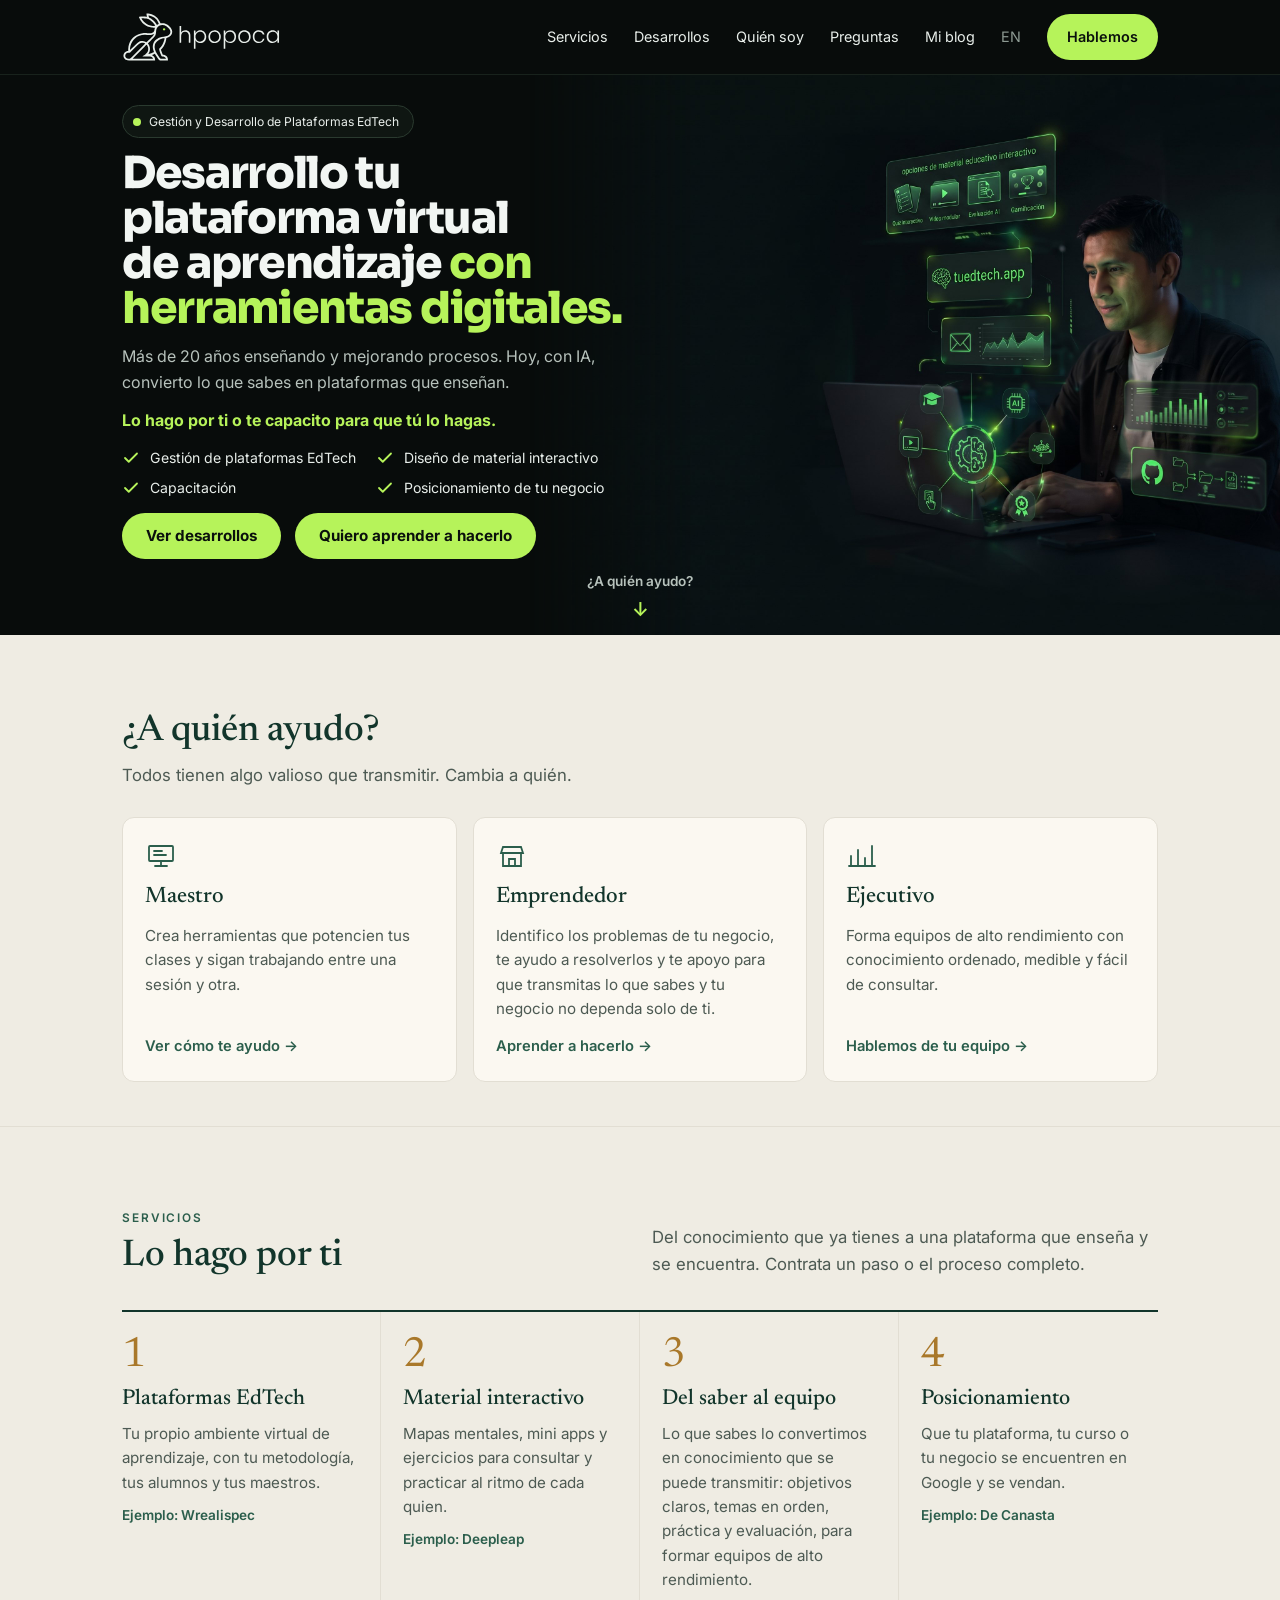
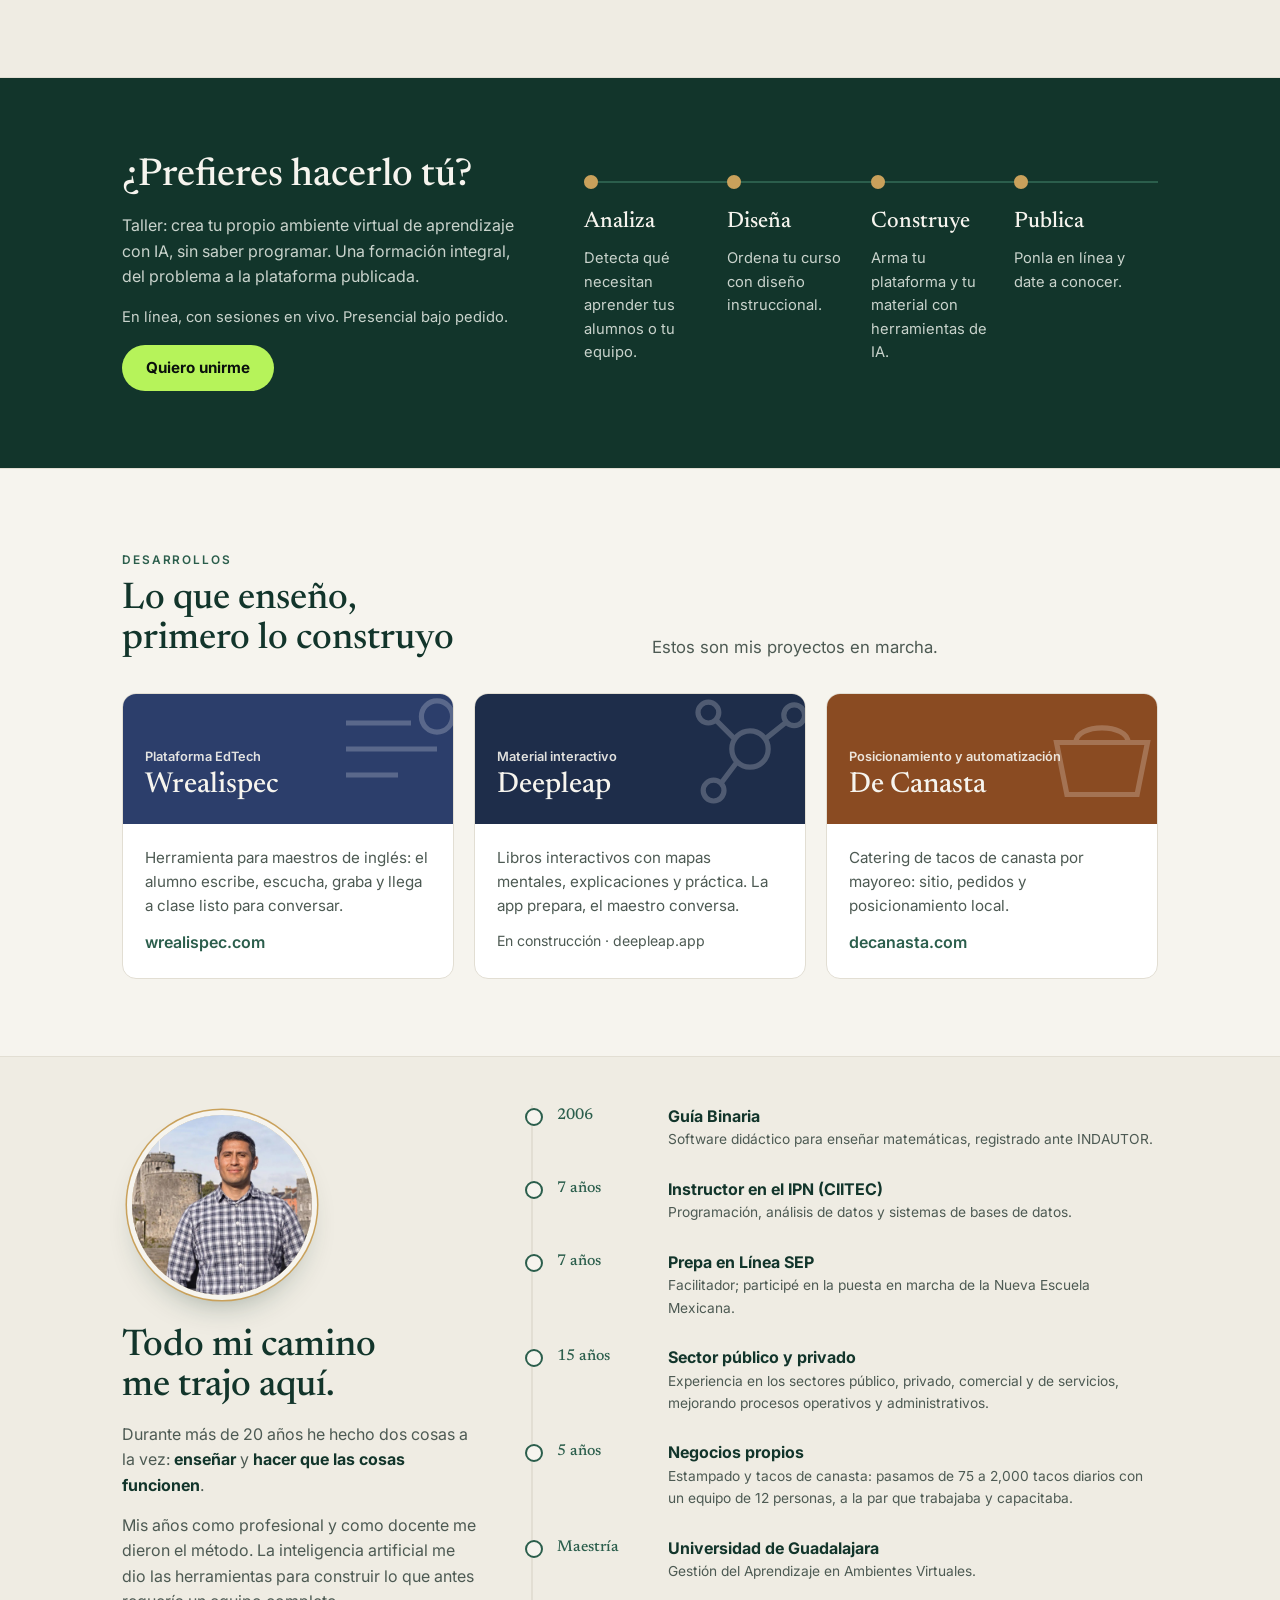
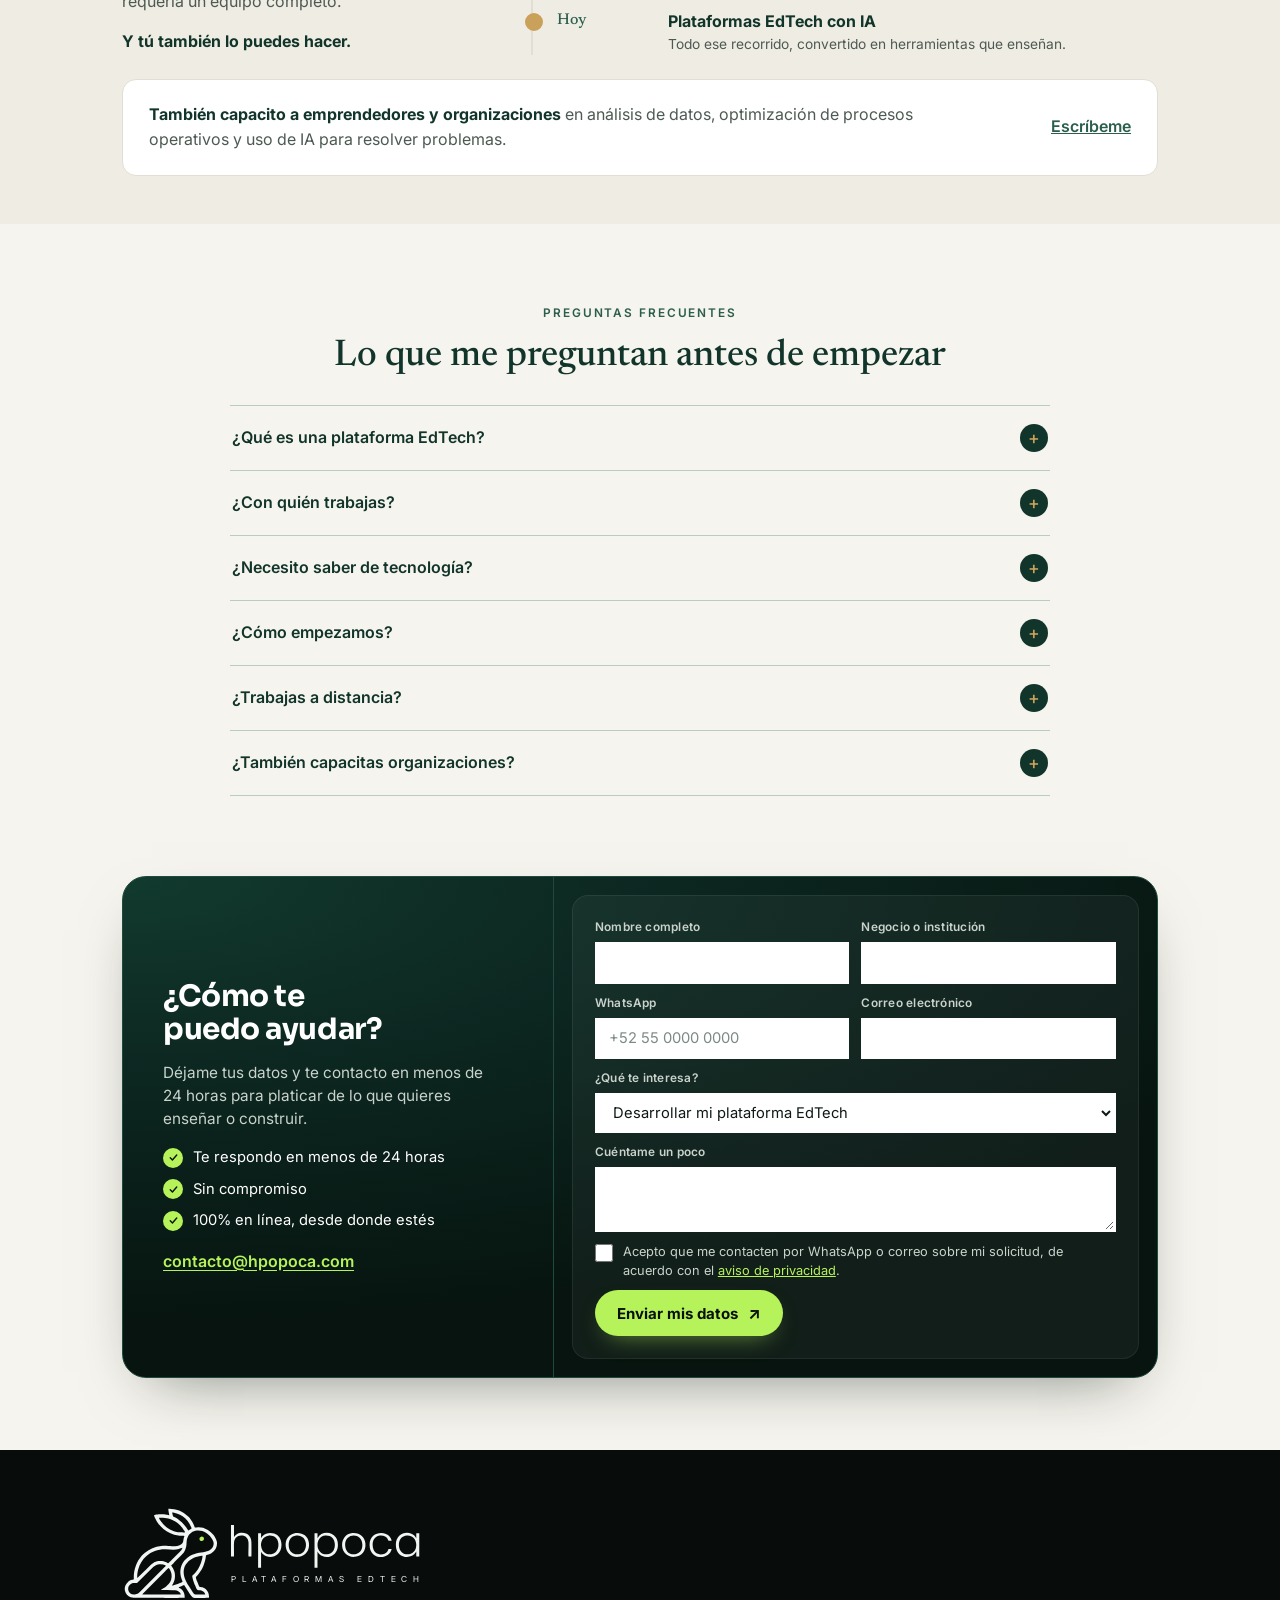
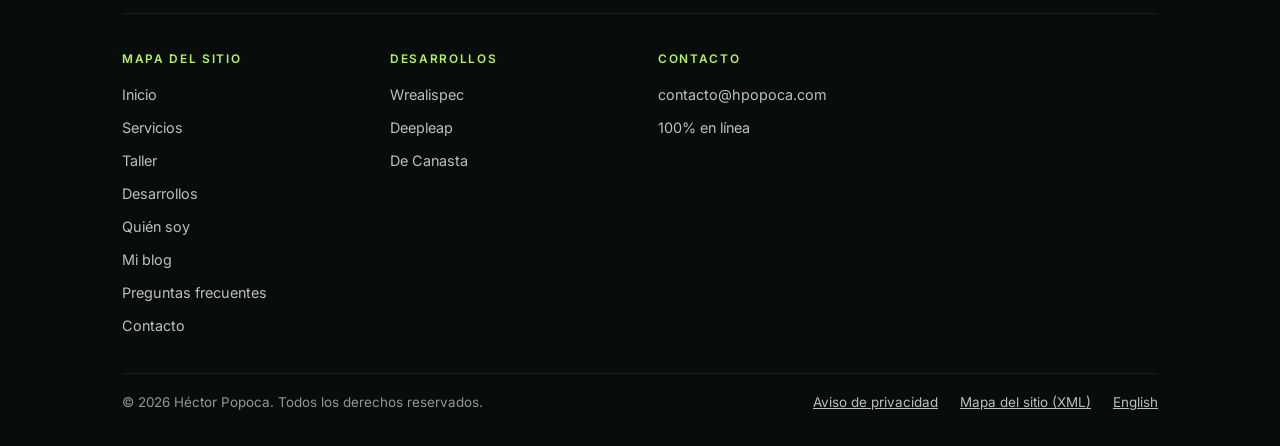
<file: index.html>
<!doctype html>
<html lang="es">
<head>
<meta charset="utf-8">
<meta name="viewport" content="width=device-width, initial-scale=1, viewport-fit=cover">
<link rel="canonical" href="https://hpopoca.com/">
<link rel="alternate" hreflang="es" href="https://hpopoca.com/">
<link rel="alternate" hreflang="en" href="https://hpopoca.com/en/">
<link rel="alternate" hreflang="x-default" href="https://hpopoca.com/">
<link rel="icon" href="img/favicon.png" type="image/png">
<link rel="apple-touch-icon" href="img/favicon.png">
<title>Héctor Popoca | Gestión y Desarrollo de Plataformas EdTech</title>
<meta name="description" content="Desarrollo plataformas EdTech y ambientes virtuales de aprendizaje, material interactivo, capacitación y posicionamiento. Más de 20 años enseñando y mejorando procesos.">
<meta property="og:title" content="Héctor Popoca | Desarrollo tu plataforma virtual de aprendizaje">
<meta property="og:description" content="Plataformas EdTech, material interactivo, capacitación y posicionamiento. Lo hago por ti o te capacito para que tú lo hagas.">
<meta property="og:image" content="https://hpopoca.com/img/hero-hector-1200.jpg">
<meta property="og:url" content="https://hpopoca.com/">
<meta name="theme-color" content="#080C0B">
<meta name="claude:viewport-fit-sides" content="cover">
<link rel="preconnect" href="https://fonts.googleapis.com">
<link rel="preconnect" href="https://fonts.gstatic.com" crossorigin>
<link rel="stylesheet" href="https://fonts.googleapis.com/css2?family=Sora:wght@700;800&family=Newsreader:ital,opsz,wght@0,6..72,400;0,6..72,500;1,6..72,400&family=Inter:wght@400;500;600;700&display=swap">
<style>
/* Opción D · estilo A: encabezado oscuro con verde neón; contenido marfil con verde bosque y oro */
:root{
  --night:#080C0B; --night-line:#18221C; --lime:#B6F35A; --on-night:#F2F6F3; --on-night-2:#B7C2BC; --on-night-3:#8D9A93;
  --bg:#F6F4EE; --band:#EFECE3; --white:#FFFFFF; --line:#E2DED3; --line-green:#B9CDBF;
  --forest:#12352B; --forest-2:#2B5E4C; --forest-3:#1C4638; --deep:#0C2620; --deep-line:#1F4A3D;
  --gold:#C9A15B; --gold-dark:#8A6420; --gold-num:#A9782A;
  --ink:#12352B; --text:#3A4640; --muted:#4D5A53; --on-forest:#F6F4EE; --on-forest-2:#C9D3CC; --on-forest-3:#A9BCB1;
  --serif:"Newsreader",Georgia,"Times New Roman",serif;
  --sans:"Inter","Segoe UI",system-ui,sans-serif;
  --display:"Sora","Inter",system-ui,sans-serif;
  color-scheme:light;
}
*{box-sizing:border-box}
html{scroll-behavior:smooth}
@media (prefers-reduced-motion:reduce){html{scroll-behavior:auto}}
body{margin:0;background:var(--bg);color:var(--text);font-family:var(--sans);font-size:16px;line-height:1.6}
h1,h2,h3{margin:0;text-wrap:balance}
p{margin:0}
img{max-width:100%;height:auto;display:block}
a{color:var(--forest-2)}
:focus-visible{outline:2px solid var(--gold);outline-offset:3px}
.wrap{max-width:1180px;margin-inline:auto;padding-left:max(clamp(20px,6vw,72px),env(safe-area-inset-left,0px));padding-right:max(clamp(20px,6vw,72px),env(safe-area-inset-right,0px))}
section[id],div[id]{scroll-margin-top:84px}
section.block[id]{scroll-margin-top:16px}
#casos{scroll-margin-top:96px}
#preguntas{scroll-margin-top:0}
#servicios{scroll-margin-top:40px}
/* Movimiento sutil de botones */
.btn,.top nav a.cta{transition:transform .2s ease,box-shadow .2s ease,filter .2s ease}
.btn:hover,.top nav a.cta:hover{transform:translateY(-2px);box-shadow:0 8px 20px -10px rgba(0,0,0,.45)}
@keyframes glow{0%,100%{box-shadow:0 0 0 0 rgba(182,243,90,0)}50%{box-shadow:0 0 0 6px rgba(182,243,90,.18)}}
.top nav a.cta,.hero .btn-lime{animation:glow 3s ease-in-out infinite}
.top nav a:not(.cta):not(.lang){position:relative}
.top nav a:not(.cta):not(.lang)::after{content:"";position:absolute;left:0;right:0;bottom:0;height:1.5px;background:var(--lime);transform:scaleX(0);transform-origin:left;transition:transform .25s ease}
.top nav a:not(.cta):not(.lang):hover::after{transform:scaleX(1)}
@media (prefers-reduced-motion:reduce){.btn,.top nav a.cta,.top nav a::after{transition:none;animation:none!important}}
.eyebrow{font-size:.74rem;letter-spacing:.16em;text-transform:uppercase;font-weight:600;color:var(--forest-2)}
.h2{font-family:var(--serif);font-weight:500;font-size:clamp(1.7rem,3.2vw,2.3rem);line-height:1.1;color:var(--ink)}
.center{text-align:center;align-items:center}
.head{display:flex;flex-direction:column;gap:14px}
.head p{color:var(--text);max-width:40rem}
.btn{display:inline-flex;align-items:center;justify-content:center;min-height:46px;padding:0 24px;border-radius:999px;font-family:var(--sans);font-weight:700;font-size:.95rem;text-decoration:none;border:0;cursor:pointer;white-space:nowrap}
.btn-lime{background:var(--lime);color:#0A100C}
.btn-gold{background:var(--lime);color:#0A100C}
.btn-ghost{background:var(--lime);color:#0A100C}
.btn-ghost-gold{background:var(--lime);color:#0A100C}
.btn:hover{filter:brightness(1.06)}

/* Menú */
body::before{content:"";position:fixed;inset:0 0 auto;height:env(safe-area-inset-top,0px);z-index:10;background:var(--night)}
.top{position:sticky;top:env(safe-area-inset-top,0px);z-index:5;background:var(--night);border-bottom:1px solid var(--night-line)}
.top .wrap{display:flex;flex-wrap:wrap;align-items:center;justify-content:space-between;gap:10px 24px;padding-block:12px}
.top .logo{height:50px;width:auto;color:#E8EEEA;display:block}
.top .logo .eye{fill:var(--lime)}
.top nav{display:flex;flex-wrap:wrap;align-items:center;gap:6px 26px;font-size:.9rem}
.top nav a{color:#E8EEEA;text-decoration:none;padding:6px 0}
.top nav a:hover{color:var(--lime)}
.top nav a.lang{color:var(--on-night-3)}
.top nav a.cta{background:var(--lime);color:#0A100C;font-weight:600;padding:11px 20px;border-radius:999px}
@media (max-width:900px){.top{position:static}.top .wrap{justify-content:center}.top nav{justify-content:center;gap:4px 16px;font-size:.84rem}.top nav a.cta{padding:9px 16px}.top .logo{height:42px}}

/* Encabezado */
.hero{position:relative;overflow:hidden;background:var(--night);color:var(--on-night-2);min-height:560px}
.hero picture img{position:absolute;top:0;right:0;height:100%;width:auto;max-width:none}
@media (min-width:901px){.hero picture img{-webkit-mask-image:linear-gradient(to right,transparent 0,#000 22%);mask-image:linear-gradient(to right,transparent 0,#000 22%)}}
.hero .wrap{position:relative;padding-top:30px;padding-bottom:70px}
.hero-copy{max-width:520px;display:flex;flex-direction:column;gap:13px}
.badge{align-self:flex-start;display:flex;align-items:center;gap:8px;border:1px solid #2A3A2F;background:#0F1612;border-radius:999px;padding:6px 14px 6px 10px;font-size:.76rem;color:#E8EEEA}
.badge::before{content:"";width:8px;height:8px;border-radius:50%;background:var(--lime);flex:0 0 auto}
.hero h1{font-family:var(--display);font-weight:800;font-size:clamp(2rem,3.6vw,2.75rem);line-height:1.02;letter-spacing:-.03em;color:var(--on-night)}
.hero h1 span{color:var(--lime)}
.hero .lead{font-size:1rem;max-width:34rem}
.checks{list-style:none;margin:0;padding:0;display:grid;grid-template-columns:repeat(2,max-content);gap:8px 20px;max-width:560px;font-size:.88rem;color:#E8EEEA}
.checks li{display:flex;gap:10px;align-items:center}
.checks svg{flex:0 0 auto}
.actions{display:flex;flex-wrap:wrap;gap:14px}
@media (max-width:900px){
  .hero{min-height:0}
  .hero picture img{position:static;width:100%;height:auto;aspect-ratio:5/4;object-fit:cover;object-position:82% 70%}
  .hero .wrap{padding-top:36px;padding-bottom:88px}
  .hero-copy{max-width:none}
}
@media (max-width:480px){.checks{grid-template-columns:minmax(0,1fr)}}

/* Bloques */
.block{padding-block:clamp(56px,6.5vw,80px)}
.block > .wrap{display:flex;flex-direction:column;gap:28px}
.band{background:var(--band);border-block:1px solid var(--line)}
.grid{display:grid;gap:20px}
.g2{grid-template-columns:repeat(auto-fit,minmax(min(100%,340px),1fr))}
.g3{grid-template-columns:repeat(auto-fit,minmax(min(100%,300px),1fr))}
.g4{grid-template-columns:repeat(auto-fit,minmax(min(100%,220px),1fr))}
.card-forest{background:var(--forest);color:var(--on-forest-2);border-radius:20px;padding:clamp(22px,2.6vw,30px);display:flex;flex-direction:column;gap:12px}
.card-forest h3{font-family:var(--serif);font-weight:500;color:var(--on-forest);font-size:clamp(1.5rem,2.3vw,1.8rem);line-height:1.1}
.card-forest .tag{font-size:.74rem;letter-spacing:.14em;text-transform:uppercase;font-weight:600;color:var(--gold)}
.card-forest .card-note{font-size:.9rem;font-weight:600;color:var(--on-forest);border-top:1px solid var(--forest-2);padding-top:12px}
.card-forest .btn{align-self:flex-start}

.step .top-row{display:flex;justify-content:space-between;align-items:center}
.step .num{font-family:var(--serif);font-size:2.4rem;line-height:1;color:var(--gold)}
.step h3{font-size:1.6rem}
.step ul{list-style:none;margin:0;padding:12px 0 0;border-top:1px solid var(--forest-2);display:flex;flex-direction:column;gap:6px;font-size:.9rem;color:var(--on-forest)}
.step li{display:flex;gap:10px;align-items:baseline}
.step li::before{content:"";width:6px;height:6px;border-radius:50%;background:var(--gold);flex:0 0 auto;transform:translateY(-2px)}

/* Capacitación */
.cap-head{display:flex;flex-wrap:wrap;justify-content:space-between;align-items:flex-end;gap:24px}
.filters{display:flex;flex-wrap:wrap;gap:8px}
.filters button{font:inherit;font-size:.88rem;font-weight:600;padding:9px 16px;border-radius:999px;border:1px solid var(--forest);background:transparent;color:var(--forest);cursor:pointer}
.filters button[aria-pressed="true"]{background:var(--forest);color:var(--on-forest)}
.mat{border-radius:16px;padding:20px;gap:10px}
.mat .meta{display:flex;justify-content:space-between;gap:10px;font-size:.7rem;letter-spacing:.14em;text-transform:uppercase;font-weight:600}
.mat .meta span:last-child{color:var(--on-forest-3)}
.mat h3{font-size:1.2rem;line-height:1.2}
.mat p{font-size:.86rem;line-height:1.5;flex-grow:1}
.mat .buy{display:flex;justify-content:space-between;align-items:center;gap:12px;border-top:1px solid var(--forest-2);padding-top:12px;font-size:.88rem}
.mat .price{color:var(--on-forest);font-weight:600}
.mat .price small{color:var(--on-forest-3);font-weight:400;font-size:.8rem}
.mat .btn{min-height:36px;padding:0 14px;font-size:.78rem;align-self:auto}
.mat[hidden]{display:none}
.disclaimer{font-size:.82rem;color:var(--muted)}
.ask{background:var(--white);border:1px solid var(--line-green);border-radius:18px;padding:clamp(20px,3vw,28px);display:flex;flex-wrap:wrap;gap:32px 40px}
.ask .intro{flex:1 1 280px;display:flex;flex-direction:column;gap:12px}
.ask h3{font-family:var(--serif);font-weight:500;font-size:1.5rem;line-height:1.15;color:var(--ink)}
.ask form{flex:999 1 440px;min-width:0;display:flex;flex-direction:column;gap:16px}
.ask fieldset{border:0;margin:0;padding:0;display:grid;grid-template-columns:repeat(auto-fit,minmax(min(100%,230px),1fr));gap:12px 24px}
.ask legend{position:absolute;width:1px;height:1px;overflow:hidden;clip:rect(0 0 0 0)}
.chk{display:flex;gap:10px;align-items:center;font-size:.95rem;color:#2E3A34}
.chk input{width:18px;height:18px;margin:0;accent-color:var(--forest);flex:0 0 auto}
.row{display:flex;flex-wrap:wrap;gap:12px;align-items:flex-end}
.row label{flex:1 1 240px}
.lbl{display:flex;flex-direction:column;gap:6px;font-size:.82rem;font-weight:600;color:#2E3A34}
.lbl input,.lbl select,.lbl textarea{font:inherit;font-size:.95rem;font-weight:400;color:#1A2520;background:#FFFFFF;border:1px solid var(--line-green);border-radius:0;min-height:44px;padding:8px 12px;width:100%}
.lbl textarea{min-height:72px;resize:vertical}

/* Cifras */
.stat{background:var(--white);border:1px solid var(--line-green);border-radius:16px;padding:20px;display:flex;flex-direction:column;gap:8px;text-align:center}
.stat .n{font-family:var(--serif);font-weight:500;font-size:clamp(1.8rem,2.8vw,2.2rem);color:var(--gold-num);line-height:1.1;font-variant-numeric:tabular-nums}
.stat p{font-size:.9rem;color:var(--text)}

/* Casos */
.case{background:var(--white);border:1px solid var(--line-green);border-radius:24px;overflow:hidden;display:flex;flex-direction:column}
.case .shot{height:200px;overflow:hidden;padding:20px 20px 0}
.case .shot img{width:100%;border-radius:10px 10px 0 0}
.shot-canasta{background:#E8641E}
.shot-wrea{background:#EEF1FA}
.case .body{padding:22px;display:flex;flex-direction:column;gap:8px}
.case .meta{display:flex;justify-content:space-between;gap:12px;font-size:.72rem;letter-spacing:.12em;text-transform:uppercase;font-weight:600}
.case .meta span:first-child{color:var(--gold-dark)}
.case .meta span:last-child{color:var(--muted)}
.case h3{font-family:var(--serif);font-weight:500;font-size:1.45rem;color:var(--ink)}
.case p{font-size:.95rem}
.case a{font-weight:600;font-size:.9rem}

/* Wrealispec */
.wrea{flex-direction:row;flex-wrap:wrap;align-items:center;gap:40px;border-radius:28px}
.wrea .txt{flex:999 1 480px;min-width:0;display:flex;flex-direction:column;gap:18px}
.wrea h2{font-family:var(--serif);font-weight:500;font-size:clamp(1.6rem,2.8vw,2.1rem);line-height:1.1;color:var(--on-forest)}
.wrea .txt p{font-size:1rem}
.wrea .mob{flex:1 1 400px;min-width:0;display:grid;grid-template-columns:repeat(3,minmax(0,1fr));gap:12px}
.wrea .mob div{background:var(--forest-3);border:1px solid var(--forest-2);border-radius:16px;padding:20px 12px;text-align:center;display:flex;flex-direction:column;gap:6px}
.wrea .mob b{font-family:var(--serif);font-weight:500;color:var(--gold);font-size:1.15rem}
.wrea .mob span{font-size:.82rem}
@media (max-width:420px){.wrea .mob{grid-template-columns:minmax(0,1fr)}}

/* Historia */
.story{display:flex;flex-wrap:wrap;gap:48px;align-items:flex-start}
.story .pic{flex:0 0 160px;height:160px;border-radius:50%;overflow:hidden;border:3px solid var(--gold);margin-inline:auto}
.story .pic img{width:100%;height:100%;object-fit:cover;object-position:center 20%}
.story .txt{flex:999 1 520px;min-width:0;display:flex;flex-direction:column;gap:12px;font-size:.98rem;line-height:1.65}
.story h2{font-family:var(--serif);font-weight:500;font-size:1.7rem;color:var(--ink)}
.story .last{color:#17211D}

/* Contacto */
.contact{background:var(--forest);color:var(--on-forest);border-radius:22px;padding:clamp(24px,3.5vw,40px);display:flex;flex-wrap:wrap;gap:28px 40px;max-width:1040px;margin-inline:auto}
.contact .intro{flex:1 1 300px;display:flex;flex-direction:column;gap:16px}
.contact h2{font-family:var(--serif);font-weight:500;font-size:clamp(1.8rem,3vw,2.2rem);line-height:1.04;color:var(--on-forest)}
.contact .intro p{color:var(--on-forest-2)}
.contact .intro a{color:var(--gold);font-weight:600}
.contact form{flex:999 1 460px;min-width:0;display:grid;grid-template-columns:repeat(2,minmax(0,1fr));gap:10px 12px}
@media (max-width:600px){.contact form{grid-template-columns:minmax(0,1fr)}}
.contact .lbl{color:var(--on-forest)}
.contact .lbl input,.contact .lbl select,.contact .lbl textarea{border-color:transparent}
.full{grid-column:1/-1}
.consent{display:flex;gap:10px;align-items:flex-start;font-size:.8rem;line-height:1.5;color:var(--on-forest-2)}
.consent input{width:18px;height:18px;margin:2px 0 0;accent-color:var(--gold);flex:0 0 auto}
.consent a{color:var(--gold)}
.contact .btn{justify-self:start}
.note{font-size:.92rem;padding:12px 14px;border-left:2px solid var(--gold);background:rgba(201,161,91,.16)}
.ask .note{color:var(--ink)}
.contact .note{color:var(--on-forest)}


/* Preguntas frecuentes */
.faq{max-width:820px;margin-inline:auto;width:100%;border-top:1px solid var(--line-green)}
.faq details{border-bottom:1px solid var(--line-green)}
.faq summary{cursor:pointer;list-style:none;display:flex;justify-content:space-between;align-items:center;gap:16px;padding:18px 2px;font-weight:600;color:var(--ink);font-size:1rem}
.faq summary::-webkit-details-marker{display:none}
.faq summary::after{content:"+";flex:0 0 auto;width:28px;height:28px;border-radius:50%;display:grid;place-content:center;background:var(--forest);color:var(--gold);font-weight:500;font-size:1.1rem;line-height:1;transition:transform .2s ease}
.faq details[open] summary::after{content:"−"}
.faq summary:hover{color:var(--forest-2)}
.faq details p{color:var(--text);padding:0 44px 18px 2px;font-size:.95rem}

/* Pie */
footer .logo-full{display:block;width:100%;max-width:300px;height:auto;color:var(--on-night)}
footer .logo-full .eye{fill:var(--lime)}
footer .brand{grid-column:1/-1;padding-bottom:12px;border-bottom:1px solid var(--night-line)}
@media (min-width:700px){footer .cols{grid-template-columns:repeat(3,minmax(0,1fr))}}

footer{background:var(--night);color:var(--on-night-2);font-size:.9rem;margin-top:72px}
footer .cols{display:grid;grid-template-columns:repeat(auto-fit,minmax(180px,1fr));align-items:start;gap:36px;padding-block:56px 36px}
footer .name{font-family:var(--serif);font-weight:500;font-size:1.4rem;color:var(--on-night)}
footer h2{font-family:var(--sans);font-size:.74rem;letter-spacing:.14em;text-transform:uppercase;font-weight:600;color:var(--lime);margin-bottom:4px}
footer nav,footer .brand{display:flex;flex-direction:column;gap:10px}
footer a{color:var(--on-night-2);text-decoration:none}
footer a:hover{color:var(--lime);text-decoration:underline}
footer .legal{border-top:1px solid var(--night-line);padding-block:18px 32px;display:flex;flex-wrap:wrap;justify-content:space-between;gap:12px 24px;font-size:.84rem;color:var(--on-night-3)}
footer .legal nav{flex-direction:row;flex-wrap:wrap;gap:8px 22px}
footer .legal a{text-decoration:underline}
/* ===== Secciones nuevas (propuesta) ===== */
.x-gray{background:var(--band)}
.x-sec{padding-block:clamp(48px,6vw,84px)}
.x-sec + .x-sec{border-top:1px solid var(--line)}
.x-lead{font-size:1.05rem;color:var(--muted);max-width:60ch}
.x-head{display:grid;grid-template-columns:minmax(0,1fr) minmax(0,1fr);gap:24px;align-items:end;margin-bottom:32px}
.x-who{display:flex;flex-direction:column;gap:28px}
.x-cards{display:grid;grid-template-columns:repeat(3,minmax(0,1fr));gap:16px}
.x-card{background:#FBF8F1;border:1px solid var(--line);border-radius:12px;padding:22px;display:flex;flex-direction:column;gap:8px}
.x-card svg{width:32px;height:32px;color:var(--forest-2)}
.x-card h3{font-family:var(--serif);font-weight:500;font-size:1.4rem;color:var(--ink)}
.x-card p{color:var(--muted);font-size:.95rem}
.x-svc{display:grid;grid-template-columns:repeat(4,minmax(0,1fr));border-top:2px solid var(--ink)}
.x-svc article{padding:24px 22px 8px;display:flex;flex-direction:column;gap:10px;border-right:1px solid var(--line)}
.x-svc article:first-child{padding-left:0}
.x-svc article:last-child{border-right:0}
.x-svc .n{font-family:var(--serif);font-size:2.6rem;line-height:1;color:var(--gold-num)}
.x-svc h3{font-family:var(--serif);font-weight:500;font-size:1.35rem;color:var(--ink);line-height:1.15}
.x-svc p{color:var(--muted);font-size:.95rem}
.x-svc .eg{font-size:.85rem;font-weight:600;color:var(--forest-2)}
.x-taller{background:var(--forest);color:var(--on-forest)}
.x-taller .wrap{display:grid;grid-template-columns:minmax(0,5fr) minmax(0,7fr);gap:clamp(28px,4vw,64px);align-items:center}
.x-taller h2{font-family:var(--serif);font-weight:500;font-size:clamp(1.8rem,3.2vw,2.4rem);line-height:1.1;color:var(--on-forest)}
.x-taller p{color:var(--on-forest-2)}
.x-steps{list-style:none;margin:0;padding:0;display:grid;grid-template-columns:repeat(4,minmax(0,1fr))}
.x-steps li{position:relative;padding:22px 16px 0 0;border-top:2px solid var(--forest-2);display:flex;flex-direction:column;gap:6px}
.x-steps li::before{content:"";position:absolute;top:-8px;left:0;width:14px;height:14px;border-radius:50%;background:var(--gold)}
.x-steps b{font-family:var(--serif);font-weight:500;font-size:1.4rem;color:var(--on-forest)}
.x-steps span{font-size:.92rem;color:var(--on-forest-2)}
.x-dev{display:grid;grid-template-columns:repeat(3,minmax(0,1fr));gap:20px}
.x-proj{background:var(--white);border:1px solid var(--line);border-radius:14px;overflow:hidden;display:flex;flex-direction:column}
.x-proj .x-top{position:relative;overflow:hidden;padding:22px;min-height:130px;display:flex;flex-direction:column;justify-content:flex-end;gap:2px;color:#F6F4EE}
.x-proj .x-top svg{position:absolute;right:-10px;top:-10px;width:130px;height:130px;opacity:.22}
.x-proj .x-top small{font-size:.8rem;font-weight:600;opacity:.9}
.x-proj .x-top h3{font-family:var(--serif);font-weight:500;font-size:1.8rem;line-height:1.1;color:#F6F4EE}
.x-proj .body{padding:22px;display:flex;flex-direction:column;gap:12px}
.x-proj .body p{color:var(--muted);font-size:.95rem}
.x-proj .body a{font-weight:600;color:var(--forest-2);text-decoration:none}
.x-proj .body .st{font-size:.88rem;color:var(--muted)}
.x-hist{display:grid;grid-template-columns:minmax(0,4fr) minmax(0,7fr);gap:clamp(28px,4vw,64px);align-items:stretch}
.x-hist .txt{display:flex;flex-direction:column;gap:14px}
.x-hist .txt p{color:var(--muted)}
.x-hist .txt p strong{color:var(--ink)}
.x-hist .pic{width:180px;aspect-ratio:1;object-fit:cover;object-position:center 22%;border-radius:50%;margin:10px 10px 18px;box-shadow:0 0 0 5px var(--bg),0 0 0 6.5px var(--gold),0 18px 34px -14px rgba(18,53,43,.45)}
.x-tl{list-style:none;margin:0;padding:0;border-left:2px solid var(--line);display:flex;flex-direction:column;justify-content:space-between;gap:12px;height:100%}
@media (max-width:980px){.x-tl{height:auto;gap:14px}}
.x-tl li{position:relative;display:grid;grid-template-columns:7.5em minmax(0,1fr);gap:16px;padding:0 0 20px 24px}
.x-tl li::before{content:"";position:absolute;left:-8px;top:6px;width:14px;height:14px;border-radius:50%;background:var(--bg);border:2px solid var(--forest-2)}
.x-tl li:last-child::before{background:var(--gold);border-color:var(--gold)}
.x-tl time{font-family:var(--serif);font-weight:500;font-size:1.05rem;color:var(--forest-2);white-space:nowrap}
.x-tl b{display:block;color:var(--ink)}
.x-tl span{color:var(--muted);font-size:.93rem}
.x-org{display:flex;flex-wrap:wrap;gap:12px 32px;align-items:center;justify-content:space-between;border:1px solid var(--line);border-radius:14px;padding:22px 26px;background:var(--white)}
.x-org p{max-width:78ch;color:var(--muted)}
.x-org p strong{color:var(--ink)}
.x-org a{font-weight:600}
@media (max-width:980px){.x-hist,.x-taller .wrap,.x-head{grid-template-columns:minmax(0,1fr)}.x-svc{grid-template-columns:repeat(2,minmax(0,1fr))}.x-svc article:nth-child(2){border-right:0}.x-svc article:nth-child(3){padding-left:0}.x-svc article:nth-child(n+3){border-top:1px solid var(--line)}}
@media (max-width:640px){.x-cards,.x-svc,.x-steps,.x-dev{grid-template-columns:minmax(0,1fr)}.x-svc article{border-right:0;padding-left:0;border-top:1px solid var(--line)}.x-svc article:first-child{border-top:0}.x-steps{gap:18px}.x-tl li{grid-template-columns:minmax(0,1fr);gap:2px}}
.x-compact{padding-block:clamp(32px,4vw,48px)}
.x-compact .x-tl li{padding-bottom:0;grid-template-columns:6.2em minmax(0,1fr);gap:12px;line-height:1.4}
.x-compact .x-tl li::before{top:3px}
.x-compact .x-tl time{font-size:.98rem}
.x-compact .x-tl span{font-size:.86rem}
.totop{position:fixed;right:max(18px,env(safe-area-inset-right,0px));bottom:max(18px,env(safe-area-inset-bottom,0px));z-index:6;width:48px;height:48px;border-radius:50%;background:var(--forest);color:var(--on-forest);display:grid;place-items:center;text-decoration:none;font-size:1.3rem;box-shadow:0 10px 24px -12px rgba(0,0,0,.6);opacity:0;pointer-events:none;transition:opacity .25s}
.totop.on{opacity:1;pointer-events:auto}
.totop:hover{background:var(--forest-2)}
.x-cue{position:absolute;left:50%;bottom:10px;transform:translateX(-50%);display:flex;flex-direction:column;align-items:center;gap:2px;font-size:.85rem;font-weight:600;color:var(--on-night-2);text-decoration:none;z-index:2}
.x-cue span{font-size:1.2rem;color:var(--lime);animation:cue 1.8s ease-in-out infinite}
.x-cue:hover{color:var(--lime)}
@keyframes cue{0%,100%{transform:translateY(0)}50%{transform:translateY(5px)}}
@media (prefers-reduced-motion:reduce){.x-cue span{animation:none}}
.x-card .x-go{margin-top:auto;padding-top:6px;font-weight:600;font-size:.92rem;color:var(--forest-2);text-decoration:none}
.x-card .x-go:hover{text-decoration:underline}

/* Contacto · estilo panel oscuro (25 nov 2026) */
#contacto{scroll-margin-top:96px}
#contacto .contact{background:radial-gradient(120% 90% at 0% 0%,#123A2E 0%,var(--deep) 45%,#07140F 100%);border:1px solid var(--deep-line);border-radius:24px;padding:0;gap:0;max-width:1120px;overflow:hidden;display:grid;grid-template-columns:minmax(0,5fr) minmax(0,7fr);box-shadow:0 24px 60px -30px rgba(6,20,15,.55)}
#contacto .intro{flex:1 1 340px;padding:clamp(24px,3.2vw,40px);gap:16px;justify-content:center;border-right:1px solid var(--deep-line)}
@media (max-width:860px){#contacto .contact{grid-template-columns:minmax(0,1fr)}#contacto .intro{border-right:0;border-bottom:1px solid var(--deep-line)}}
#contacto h2{font-family:var(--display);font-weight:700;font-size:clamp(1.5rem,2.3vw,1.9rem);letter-spacing:-.015em;line-height:1.1;color:#fff}
#contacto .intro p{color:var(--on-forest-2);font-size:.96rem;line-height:1.5;max-width:32ch}
#contacto .c-checks{list-style:none;margin:0;padding:0;display:grid;gap:8px}
#contacto .c-checks li{display:flex;align-items:center;gap:10px;color:#fff;font-size:.92rem}
#contacto .c-checks li::before{content:"";flex:0 0 20px;height:20px;border-radius:50%;background:var(--lime) url("data:image/svg+xml,%3Csvg xmlns='http://www.w3.org/2000/svg' viewBox='0 0 24 24'%3E%3Cpath d='M6 12.5l4 4 8-9' fill='none' stroke='%230A100C' stroke-width='2.6' stroke-linecap='round' stroke-linejoin='round'/%3E%3C/svg%3E") center/13px no-repeat}
#contacto .intro a{color:var(--lime);font-weight:600;text-underline-offset:3px}
#contacto form{flex:999 1 480px;margin:clamp(12px,1.6vw,18px);padding:clamp(16px,2vw,22px);background:rgba(255,255,255,.045);border:1px solid rgba(255,255,255,.07);border-radius:16px;gap:10px 12px;align-content:start}
#contacto .lbl{color:var(--on-forest-2);font-size:.74rem;font-weight:600;letter-spacing:.02em;gap:5px}
#contacto .lbl input,#contacto .lbl select,#contacto .lbl textarea{background:#fff;border:2px solid transparent;border-radius:0;min-height:40px;padding:7px 12px;font-size:.92rem;color:#0F1A15;transition:border-color .15s,box-shadow .15s}
#contacto .lbl textarea{min-height:58px}
#contacto .lbl input::placeholder{color:#7C8A83}
#contacto .lbl input:focus,#contacto .lbl select:focus,#contacto .lbl textarea:focus{outline:none;border-color:var(--lime);box-shadow:0 0 0 4px rgba(182,243,90,.25)}
#contacto .consent{color:var(--on-forest-2)}
#contacto .consent input{accent-color:var(--lime)}
#contacto .consent a{color:var(--lime)}
#contacto .btn{border-radius:999px;padding:10px 22px;font-weight:700;font-size:.94rem;display:inline-flex;align-items:center;gap:10px;box-shadow:0 10px 24px -12px rgba(182,243,90,.6);transition:transform .15s,box-shadow .15s}
#contacto .btn:hover{transform:translateY(-1px);box-shadow:0 14px 28px -12px rgba(182,243,90,.75)}
#contacto .btn:focus-visible{outline:3px solid #fff;outline-offset:3px}
#contacto .btn span{font-size:1.1em;line-height:1}
#contacto .note{color:#fff;border-left-color:var(--lime);background:rgba(182,243,90,.12);border-radius:0 8px 8px 0}
@media (prefers-reduced-motion:reduce){#contacto .btn,#contacto .lbl input{transition:none}#contacto .btn:hover{transform:none}}
</style>
<link rel="stylesheet" href="mobile.css">
<script type="application/ld+json">{"@context": "https://schema.org", "@type": "FAQPage", "inLanguage": "es", "mainEntity": [{"@type": "Question", "name": "¿Qué es una plataforma EdTech?", "acceptedAnswer": {"@type": "Answer", "text": "Es tu propio ambiente virtual de aprendizaje: un sitio donde tus alumnos o tu equipo consultan el material, practican y avanzan, con tu metodología. No es un curso genérico; está hecha a la medida de lo que enseñas."}}, {"@type": "Question", "name": "¿Con quién trabajas?", "acceptedAnswer": {"@type": "Answer", "text": "Con maestros que quieren potenciar sus clases, emprendedores que necesitan que su negocio no dependa solo de ellos y ejecutivos que buscan formar equipos de alto rendimiento. Todos tienen algo valioso que transmitir."}}, {"@type": "Question", "name": "¿Necesito saber de tecnología?", "acceptedAnswer": {"@type": "Answer", "text": "No. Si contratas el desarrollo, yo me encargo de la parte digital y te explico lo necesario con palabras sencillas. Si prefieres hacerlo tú, en el taller aprendes a construir tu plataforma con herramientas de IA, sin saber programar."}}, {"@type": "Question", "name": "¿Cómo empezamos?", "acceptedAnswer": {"@type": "Answer", "text": "Platicamos tu idea y lo que quieres enseñar. Lo ordenamos con diseño instruccional, te muestro las pantallas para que las apruebes y después construyo la plataforma y el material."}}, {"@type": "Question", "name": "¿Trabajas a distancia?", "acceptedAnswer": {"@type": "Answer", "text": "Sí, trabajo 100% en línea. Las reuniones son por videollamada y el contacto diario por WhatsApp, así que no importa dónde estés."}}, {"@type": "Question", "name": "¿También capacitas organizaciones?", "acceptedAnswer": {"@type": "Answer", "text": "Sí. Capacito a emprendedores y organizaciones en análisis de datos, optimización de procesos operativos y uso de IA para resolver problemas."}}]}</script>
</head>
<body id="top">

<header class="top">
  <div class="wrap">
    <a href="#top" aria-label="hpopoca, inicio"><svg class="logo" viewBox="-900 -900 99893 31515" role="img" aria-label="hpopoca"><path fill="currentColor" d="M5886.2 28544.73c-20.97,-164.21 117.78,-230.04 210.44,-324.13l7390.51 -7390.66c149.56,-149.01 944.82,-1020.38 1132.91,-1062.75 438.11,297.15 874.09,1396.16 969.02,2038.89 174.97,1184.62 -188.56,2557.93 -1039.88,3366.25 -260.22,247.08 -465.14,489.75 -754.18,727.62 -438.4,360.77 -1697.19,1005.85 -1758.13,1205.21 1351.53,3.69 2715.25,-1.57 4065.58,19.93 980.8,15.62 1520.43,-0.44 2246.93,774.49 107.54,114.71 373.57,469.2 300.57,648.52 -433.72,47.57 -2617.55,20.33 -3218.52,19.99l-9545.25 -23.36zm5604.24 -10013.97c709.66,-94.82 2282.13,206.33 2148.78,544.6 -26.4,66.95 -1242.3,1255.86 -1405.73,1418.04l-7054.98 7056.18c-436.2,446.78 -880.3,917.6 -1816.11,1003.85 -2387.03,220 -3000.86,-2849.81 -1049.99,-3658.17 457.42,-189.54 747.56,-160.9 1265.73,-145.85 530.21,15.4 376.18,66.81 948.45,-462.45l4293.35 -4173.18c203.43,-251.31 644.74,-619.09 916.08,-847.21 447.03,-375.85 1146.65,-654.6 1754.42,-735.81zm15278.3 10009.43c-127.99,47.3 -3059.91,61.6 -3285.73,13.23 -258.88,-55.44 -608.74,-429.5 -702.87,-568.51l-1433.24 -2235.88c-1160.44,-1840.82 -2221.17,-3947.62 -1460.4,-6245.97 214.97,-649.44 548.45,-1054.68 931.95,-1537.7 531.02,-668.81 1616.76,-1311.5 2406.45,-1684.09 543.41,-256.38 2258.03,-694.46 2665.57,-579.42 69.23,142.83 1.47,408.75 -22.82,572.16 -29.07,195.58 -66.63,337.83 -115.07,524.58 -399.67,1540.81 -1028.12,3046.53 -2037.49,4240.59 -309.73,366.41 -898.53,1059.63 -1233.7,1267.38 -20.69,595.64 620.17,2508 893.09,3108.6 147.38,324.31 260.16,578.37 386.4,917.85 457.45,1230.19 793.9,569.59 1751.13,895.25 462.81,157.44 915.27,488.85 1108.65,866.84l162.19 331.32c25.06,196.78 4.04,-169.28 -1.31,56.3l-12.8 57.47zm-22576.57 -5568.66c-119.63,-783.05 104.53,-2109.5 319.65,-2827.09 553.15,-1845.18 1345.66,-3194.97 2741.66,-4419.11 1696.54,-1487.68 3937.2,-2297.74 6414.23,-2233.93 1507.26,38.82 2755.87,375.46 4377.57,-97.4 322.21,-93.95 1049.35,-391.45 1148.08,-378.93 21.24,238.15 -253.72,695.24 -364.44,844.41 -230.65,310.75 -2622.69,2684.37 -3042.03,3096.37 -1666.84,1637.66 -996.14,1238.9 -1940.2,840.7 -928.32,-391.56 -1610.05,-480.09 -2648.48,-356.5 -592.31,70.49 -1122.49,299.72 -1560.13,563.96 -539.47,325.72 -759.18,515.95 -1171.88,909.12l-1336.12 1309.51c-92.82,95.58 -173.67,166.12 -270.6,258.85l-2386.48 2306.12c-101.38,96.64 -130.87,199.46 -280.83,183.92zm11257.35 -4042.61c96.9,-148.03 312.65,-336.01 436.71,-462.39 148.15,-150.92 271.67,-276 420.44,-426.27 289.27,-292.21 551.79,-559.73 840.65,-852.73 572.05,-580.24 1117.89,-1155.39 1698.65,-1723.43 180.44,-176.49 288.24,-241.53 442.24,-439.25 126.92,-162.97 258.78,-286.36 392.56,-454.38 486.74,-611.36 804.37,-1716.24 877.64,-2534.96 96.56,-1079.07 3.13,-1860.06 559.1,-2871.7 1181.47,-2149.81 4106.94,-2360.11 5929.7,-1144.56 615.97,410.77 1327.82,1023.13 1743.24,1642.98 203.87,304.19 497.27,740.49 647.64,1080.23 577.65,1305.12 -223.71,2693.22 -1479.13,3285.6 -1380.73,651.52 -3409.47,439.07 -5468.74,1340.16 -372.73,163.1 -1281.08,708.38 -1604.43,971.47 -797.43,648.82 -1413.74,1288.5 -1900.43,2369.8 -366.57,814.45 -523.42,1985.92 -440.14,2970.1 121.25,1432.69 706.5,2373.99 719.48,2646.83 -285.71,307.5 -2868.92,1253.11 -3491.27,1287.49 5.7,-163.52 235.1,-481.69 388.46,-768.84 687.34,-1286.99 811.06,-3241.17 146.71,-4536.79 -130.18,-253.88 -251.17,-508.59 -399.32,-727.81l-459.76 -651.55zm-955.02 -15676.87c1141.89,265.44 2011.69,742.44 2867.71,1363.59 388.36,281.8 1042.22,835.89 1344.8,1195 680.22,807.32 546.67,616.95 1079.89,1460.76 52.37,82.88 314.06,451.79 278.16,533.15 -71.42,161.84 -1393.94,71.54 -1601.26,53.5 -524.84,-45.66 -984.54,-116.47 -1481.64,-218.94 -1553.96,-320.33 -3174.4,-1406.91 -4211.85,-2558.22 -355.85,-394.91 -1359.16,-1586.46 -1372.83,-2031.08 706.15,-181.61 2369.78,33.19 3097.02,202.24zm7650.82 2930.14c96.34,236.5 225.85,403.79 6.69,523.9 -230,126.04 -863.92,534.02 -1005.56,538.91 -125.21,-93.68 -487.66,-746.33 -629.96,-950.22 -437.49,-626.8 -914,-1153.51 -1420.85,-1684.03l-404.79 -370.65c-930.97,-771.68 -1245.34,-961.74 -2347.29,-1534.81 -235.72,-122.59 -232.46,-190.43 -310.15,-465.54 -286.65,-1015.05 -303.04,-1033.4 108.23,-955.97 1630.18,306.91 3044.28,922.28 4157.18,2088.99 70.52,73.94 115.81,130.07 188.02,200.05 413.39,400.63 535.06,611.1 860.36,1079.99 274.05,395.04 603.41,1051.42 798.12,1529.38zm940.25 -622.02c-82.71,-230.76 -195.98,-434.2 -303.45,-649.25 -292.46,-585.23 -1053.4,-1739.14 -1537.31,-2202.32l-1554.05 -1267.74c-190.47,-121.94 -406.78,-228.02 -609.59,-343.1 -335.69,-190.49 -886.5,-448.27 -1296.79,-574.28 -661.84,-203.28 -2520.38,-622.67 -3230.77,-502.07 -50.07,274.61 62.28,836.51 101.74,1128.33 35.65,263.68 193.21,807.68 168.87,1014.72 -236.85,38.82 -907.21,-157.07 -1201.65,-196.66 -411.56,-55.32 -913.67,-97.33 -1330.84,-96.58 -445.84,0.81 -2233.11,76.97 -2521.26,288.32 -55.96,223.86 498.03,1234.57 620.41,1488.06 284.16,588.62 860.65,1394.81 1286.79,1890.04 215.18,250.07 807.35,889.09 1043.18,1073.17 110.06,85.9 171.34,165.18 277.92,250.98 1433.3,1153.76 2917.04,1799.06 4849.55,2067.36 332.93,46.22 628.81,78.73 968.91,93.86 187.16,8.32 896.23,-22.71 996.61,39.74 66.33,58.65 32.28,-17.1 43.61,86.66 2.24,20.45 -5.69,55.55 -11.13,77.67 -10.7,43.52 -48.45,135.17 -66.19,186.48 -435.27,1259.11 -29.42,1636.52 -924.45,2391.23 -687.77,579.94 -2005.87,720.09 -3106.73,706.87 -1612.28,-19.35 -1808.55,-265.54 -3647.36,-50.92 -2081.94,243 -3779.45,961.68 -5359.84,2223.81 -912.34,728.6 -1181.05,1096.48 -1827.77,1946.17 -993.28,1305.04 -1814.02,3590.88 -1885.5,5720.14 -53.88,1604.74 287.43,1167.14 -560.53,1329.14 -498.95,95.32 -1003.14,350.24 -1288.31,612.12 -763.89,701.51 -1244.71,1461.92 -1172.48,2611.6 51.15,814.1 590.3,1705.6 1205.42,2152.28 105.38,76.51 162.87,135.92 265.62,193.68 1022.85,575.05 2052.96,414.23 3334.64,417.61 1524.41,4.01 14912.82,105.25 15146.86,-0.41 91.82,-90.54 -86.24,-1145.19 -107.29,-1224.07 -118.09,-442.43 -192.1,-635.96 -408.71,-967.27 -292.13,-446.83 -609.79,-738.33 -1081.71,-999.62 -129.72,-71.83 -339.49,-155.99 -426.73,-244.5 81.94,-157.96 734.04,-330.06 924.46,-416.56 226.98,-103.11 690.96,-371.94 925.1,-394.01l1851.15 2860.28c988.98,1520.49 1140.14,1416.92 3285.2,1416.92 180.33,0 2875.95,28.61 3058.79,-17.43l54.94 -23.46c117.08,-325.05 -47.42,-1193.12 -152.73,-1517.06 -135.88,-417.98 -382.75,-861.55 -630.74,-1099 -302.26,-289.4 -525.73,-505.56 -1007.56,-721.14 -1728.34,-773.3 -1024.65,639.59 -2034.4,-1881.71 -178.1,-444.7 -496.9,-1209.66 -527.12,-1710.82 169.15,-131.86 195.6,-192.75 322.51,-341.4l320.07 -349.87c1523.43,-1682.55 2107.08,-3258.24 2600.8,-5443.49 51.86,-229.54 113.77,-992.09 182.67,-1120.37 109.34,-80.29 796.05,-229.89 996.13,-309.67 327.52,-130.6 594.15,-244.8 849.97,-419.39 1175.93,-802.56 1814.15,-1783.39 1794.54,-3293.5 -12.85,-989.29 -816.71,-2308.45 -1490.15,-2996.07 -601.45,-614.1 -945.71,-970.03 -1727.18,-1448.65 -1021.7,-625.77 -1779.41,-814.14 -2963.31,-851.45 -442.38,-13.94 -799.92,85.38 -1199.45,81.5 -135.79,-157.45 -204.65,-455.22 -283.38,-674.9z"/><path class="eye" d="M25487.61 9322.29c-487.86,137.04 -671.02,526.26 -567.95,922.41 221.07,849.69 1684.98,612.58 1455.11,-391.05 -77.36,-337.78 -440.18,-656.9 -887.16,-531.36z"/><g transform="translate(0,2600)"><path fill="currentColor" d="M66819.45 8940.84c1837.28,-129.27 3048.21,1060.57 3148.77,2789.99 98.63,1696.3 -714.79,3295.81 -2575.28,3453.9 -1825.99,155.15 -3090.33,-1149.4 -3184.72,-2844.31 -96.93,-1740.55 868.94,-3276.99 2611.23,-3399.58zm-2616.62 906.94l-8.76 -1679.8 -985.63 2.28 -0.35 11453.69 986.44 12.8 0.14 -5357.73c114.25,140.01 173.57,307.98 298.7,461.32 384.57,471.28 699.67,758.51 1321.8,1042.93 751.69,343.65 1846.82,374.26 2663.64,102.9 1509,-501.33 2504.04,-1842.82 2519.65,-3801.14 7.55,-946.49 -248.65,-1842.38 -669.5,-2475.36 -1407.57,-2117.06 -4924.6,-2124.94 -6126.13,238.11z"/><path fill="currentColor" d="M47793.69 8972.67c882.65,-164.18 1831.43,105.3 2353.05,570.11 587.88,523.86 919.37,1137 1016.51,1982.69 218.83,1905.13 -732.86,3385.23 -2357.24,3626.78 -1887.38,280.66 -3129.82,-947.05 -3364.82,-2561.22 -276.9,-1902.07 776.42,-3325.19 2352.5,-3618.36zm-2389.27 841.57l0 -1631.9 -986.06 -15.66 0 11469.01 986.1 -2.69 0.15 -5330.06c161.72,138.15 197.48,406.57 698.16,872.5 1965.93,1829.45 6075.14,907.79 6106.35,-3090.42 15.17,-1943.81 -969.96,-3337.65 -2434.69,-3828.14 -815.95,-273.24 -1916.91,-280.14 -2695.36,56.18 -445.52,192.48 -631.77,355.2 -948.44,604.41 -167.34,131.69 -414.16,420.59 -540.34,623.59l-185.87 273.18z"/><path fill="currentColor" d="M94004.35 8933.69c1781.41,-113.79 2974.95,1198.13 3073.87,2882.04 251.71,4285 -5549.45,4566.92 -5765.28,481.95 -100.33,-1898.92 909.41,-3250.16 2691.41,-3363.99zm3088.34 5330.36l1 1692.96 988.09 -0.01 10.92 -7788.62 -1000.63 0 -0.97 1678.75c-259.62,-626.06 -970.82,-1257.3 -1603.71,-1512.44 -2278.86,-918.64 -5210.98,348.13 -5199.37,3715.07 15.75,4570.59 5153.19,5024.5 6641.74,2475.58 65.34,-111.88 96.81,-183.29 162.93,-261.29z"/><path fill="currentColor" d="M35387.99 15957l989.64 0c117.95,-1076.7 -88.78,-3428.91 28.98,-4691.51 130.38,-1397.98 926.31,-2345.02 2378.67,-2370.89 1493.26,-26.59 2347.13,876.65 2427.2,2313.42 74.63,1339.02 -80.75,3693.09 18.64,4745.95l967.58 3.29c41.86,-380.87 10.35,-3142.21 10.05,-3766.4 -0.63,-1278.93 11.26,-2251.85 -706.39,-3104.21 -282.33,-335.32 -591.3,-625.12 -1085.04,-821.86 -955.98,-380.94 -2229.8,-314.52 -3097.39,238.61 -484.43,308.85 -596.93,495.15 -919.66,960.28l-12.91 -4064.59 -999.71 0 0.34 10557.91z"/><path fill="currentColor" d="M73402.82 12190.86c-181.39,-4241.85 5602.67,-4397.44 5737.79,-283.4 118.85,3618.81 -3635.04,3916.31 -4917.04,2486.74 -491.77,-548.38 -777.51,-1191.92 -820.75,-2203.34zm2411.88 -4115.45c-2188.27,175.59 -3622.04,2059.02 -3410.38,4469.07 188.79,2149.68 1939.18,3790.28 4340.69,3492.48 2189.8,-271.55 3623.49,-1971.29 3406.17,-4444.48 -196.52,-2236.44 -1887.29,-3713.6 -4336.48,-3517.07z"/><path fill="currentColor" d="M57115.53 8940.51c1826.78,-224.01 3068.5,1051.75 3218.13,2686.23 96.1,1049.69 -101.04,1726.34 -560.07,2431.38 -375.72,577.08 -1158.69,1022.11 -1878.51,1115.48 -1867.43,242.22 -3144.73,-1017.89 -3268.06,-2700.01 -141.93,-1935.77 752.64,-3320.21 2488.51,-3533.08zm-208.69 -844.9c-2366.61,374.86 -3543.17,2248.82 -3278.93,4569.98 243.21,2136.45 1997.84,3684.13 4440.04,3355.06 2145.98,-289.14 3563.3,-2080.88 3280.75,-4560.25 -142.18,-1247.63 -703,-2023.26 -1365.13,-2581.86 -672.2,-567.1 -1919.17,-966.28 -3076.73,-782.93z"/><path fill="currentColor" d="M88897.4 13416.18l-1005.39 0c-75.69,41.83 -30.71,1.75 -73.46,76.43 -19.78,34.57 -32.44,92.23 -44.73,132.34 -65.63,214.24 -193.94,461.85 -316.93,635.46 -1063.58,1501.28 -4823.98,1603.54 -4898.31,-2140.09 -31.73,-1598.12 699.88,-2783.03 2005.42,-3114.74 708.33,-179.98 1596.38,-92.86 2157.78,227.97 591.01,337.75 865.23,700.37 1114.57,1460.75l1049.75 6.84c-27.39,-555.01 -402,-1087.54 -688.34,-1461.16 -1504.56,-1963.2 -6654.37,-1796.34 -6655.41,2809.78 -1.15,5115.57 6605.24,5129.83 7355.05,1366.42z"/></g></svg></a>
    <nav aria-label="Principal">
      <a href="#servicios">Servicios</a>
      <a href="#casos">Desarrollos</a>
      <a href="#quien-soy">Quién soy</a>
      <a href="#preguntas">Preguntas</a>
      <a href="blog/">Mi blog</a>
      <a class="lang" href="en/" hreflang="en" lang="en" aria-label="English version">EN</a>
      <a class="cta" href="#contacto">Hablemos</a>
    </nav>
  </div>
</header>

<main id="inicio">
  <section class="hero" aria-labelledby="hero-t">
    <picture>
      <source media="(max-width: 900px)" srcset="img/hero-hector-1200.jpg">
      <img src="img/hero-hector.jpg" alt="Héctor Popoca trabajando en su laptop, rodeado de paneles de plataformas y material educativo interactivo" width="2400" height="1792" fetchpriority="high">
    </picture>
    <div class="wrap">
      <div class="hero-copy">
        <span class="badge">Gestión y Desarrollo de Plataformas EdTech</span>
        <h1 id="hero-t">Desarrollo tu plataforma virtual de aprendizaje <span>con herramientas digitales.</span></h1>
        <p class="lead">Más de 20 años enseñando y mejorando procesos. Hoy, con IA, convierto lo que sabes en plataformas que enseñan.</p>
        <p class="lead" style="font-weight:700;color:var(--lime)">Lo hago por ti o te capacito para que tú lo hagas.</p>
        <ul class="checks">
          <li><svg width="18" height="18" viewBox="0 0 24 24" fill="none" stroke="#B6F35A" stroke-width="2.4" stroke-linecap="round" stroke-linejoin="round" aria-hidden="true"><path d="M4 12l5 5L20 6"></path></svg>Gestión de plataformas EdTech</li>
          <li><svg width="18" height="18" viewBox="0 0 24 24" fill="none" stroke="#B6F35A" stroke-width="2.4" stroke-linecap="round" stroke-linejoin="round" aria-hidden="true"><path d="M4 12l5 5L20 6"></path></svg>Diseño de material interactivo</li>
          <li><svg width="18" height="18" viewBox="0 0 24 24" fill="none" stroke="#B6F35A" stroke-width="2.4" stroke-linecap="round" stroke-linejoin="round" aria-hidden="true"><path d="M4 12l5 5L20 6"></path></svg>Capacitación</li>
          <li><svg width="18" height="18" viewBox="0 0 24 24" fill="none" stroke="#B6F35A" stroke-width="2.4" stroke-linecap="round" stroke-linejoin="round" aria-hidden="true"><path d="M4 12l5 5L20 6"></path></svg>Posicionamiento de tu negocio</li>
        </ul>
        <div class="actions">
          <a class="btn btn-lime" href="#casos">Ver desarrollos</a>
          <a class="btn btn-ghost" href="#taller">Quiero aprender a hacerlo</a>
        </div>
      </div>
    </div>
    <a class="x-cue" href="#a-quien">¿A quién ayudo? <span aria-hidden="true">↓</span></a>
  </section>


  <section class="x-sec x-gray" id="a-quien" aria-labelledby="who-t" style="padding-bottom:clamp(28px,3.5vw,44px)">
    <div class="wrap x-who">
      <div>
        <h2 class="h2" id="who-t">¿A quién ayudo?</h2>
        <p class="x-lead" style="margin-top:10px;max-width:none">Todos tienen algo valioso que transmitir. Cambia a quién.</p>
      </div>
      <div class="x-cards">
        <div class="x-card">
          <svg viewBox="0 0 32 32" fill="none" stroke="currentColor" stroke-width="1.8" stroke-linecap="round" aria-hidden="true"><rect x="4" y="6" width="24" height="15" rx="1"/><path d="M10 26h12M16 21v5M9 11h8M9 15h12"/></svg>
          <h3>Maestro</h3>
          <p>Crea herramientas que potencien tus clases y sigan trabajando entre una sesión y otra.</p>
          <a class="x-go" href="#servicios">Ver cómo te ayudo →</a>
        </div>
        <div class="x-card">
          <svg viewBox="0 0 32 32" fill="none" stroke="currentColor" stroke-width="1.8" stroke-linecap="round" aria-hidden="true"><path d="M5 13h22l-2-6H7z"/><path d="M7 13v13h18V13M13 26v-7h6v7"/></svg>
          <h3>Emprendedor</h3>
          <p>Identifico los problemas de tu negocio, te ayudo a resolverlos y te apoyo para que transmitas lo que sabes y tu negocio no dependa solo de ti.</p>
          <a class="x-go" href="#taller">Aprender a hacerlo →</a>
        </div>
        <div class="x-card">
          <svg viewBox="0 0 32 32" fill="none" stroke="currentColor" stroke-width="1.8" stroke-linecap="round" aria-hidden="true"><path d="M5 26V16M12 26V10M19 26v-8M26 26V6"/><path d="M3 26h26"/></svg>
          <h3>Ejecutivo</h3>
          <p>Forma equipos de alto rendimiento con conocimiento ordenado, medible y fácil de consultar.</p>
          <a class="x-go" href="#contacto" data-interes="Convertir lo que sé en un curso para mi equipo">Hablemos de tu equipo →</a>
        </div>
      </div>
    </div>
  </section>

  <section class="x-sec x-gray" id="servicios" aria-labelledby="svc-t">
    <div class="wrap">
      <div class="x-head">
        <div><span class="eyebrow">Servicios</span><h2 class="h2" id="svc-t" style="margin-top:8px">Lo hago por ti</h2></div>
        <p class="x-lead">Del conocimiento que ya tienes a una plataforma que enseña y se encuentra. Contrata un paso o el proceso completo.</p>
      </div>
      <div class="x-svc">
        <article><span class="n">1</span><h3>Plataformas EdTech</h3><p>Tu propio ambiente virtual de aprendizaje, con tu metodología, tus alumnos y tus maestros.</p><span class="eg">Ejemplo: Wrealispec</span></article>
        <article><span class="n">2</span><h3>Material interactivo</h3><p>Mapas mentales, mini apps y ejercicios para consultar y practicar al ritmo de cada quien.</p><span class="eg">Ejemplo: Deepleap</span></article>
        <article><span class="n">3</span><h3>Del saber al equipo</h3><p>Lo que sabes lo convertimos en conocimiento que se puede transmitir: objetivos claros, temas en orden, práctica y evaluación, para formar equipos de alto rendimiento.</p></article>
        <article><span class="n">4</span><h3>Posicionamiento</h3><p>Que tu plataforma, tu curso o tu negocio se encuentren en Google y se vendan.</p><span class="eg">Ejemplo: De Canasta</span></article>
      </div>
    </div>
  </section>
  <section class="x-sec x-taller" id="taller" aria-labelledby="taller-t">
    <div class="wrap">
      <div style="display:flex;flex-direction:column;gap:16px;align-items:flex-start">
        <h2 id="taller-t">¿Prefieres hacerlo tú?</h2>
        <p>Taller: crea tu propio ambiente virtual de aprendizaje con IA, sin saber programar. Una formación integral, del problema a la plataforma publicada.</p>
        <p style="font-size:.92rem">En línea, con sesiones en vivo. Presencial bajo pedido.</p>
        <a class="btn btn-lime" href="#contacto">Quiero unirme</a>
      </div>
      <ol class="x-steps">
        <li><b>Analiza</b><span>Detecta qué necesitan aprender tus alumnos o tu equipo.</span></li>
        <li><b>Diseña</b><span>Ordena tu curso con diseño instruccional.</span></li>
        <li><b>Construye</b><span>Arma tu plataforma y tu material con herramientas de IA.</span></li>
        <li><b>Publica</b><span>Ponla en línea y date a conocer.</span></li>
      </ol>
    </div>
  </section>


  <section class="x-sec" id="casos" aria-labelledby="casos-t">
    <div class="wrap">
      <div class="x-head">
        <div><span class="eyebrow">Desarrollos</span><h2 class="h2" id="casos-t" style="margin-top:8px">Lo que enseño, primero lo construyo</h2></div>
        <p class="x-lead">Estos son mis proyectos en marcha.</p>
      </div>
      <div class="x-dev">
        <article class="x-proj">
          <div class="x-top" style="background:#2C3E6B"><svg viewBox="0 0 100 100" fill="none" stroke="#fff" stroke-width="4" aria-hidden="true"><path d="M10 30h50M10 50h70M10 70h40"/><circle cx="80" cy="25" r="12"/></svg><small>Plataforma EdTech</small><h3>Wrealispec</h3></div>
          <div class="body"><p>Herramienta para maestros de inglés: el alumno escribe, escucha, graba y llega a clase listo para conversar.</p><a href="https://wrealispec.com" target="_blank" rel="noopener">wrealispec.com</a></div>
        </article>
        <article class="x-proj">
          <div class="x-top" style="background:#1E2D4A"><svg viewBox="0 0 100 100" fill="none" stroke="#fff" stroke-width="4" aria-hidden="true"><circle cx="50" cy="50" r="14"/><circle cx="18" cy="22" r="8"/><circle cx="84" cy="24" r="8"/><circle cx="22" cy="82" r="8"/><path d="M38 42 24 28M62 42l15-12M40 60 28 76"/></svg><small>Material interactivo</small><h3>Deepleap</h3></div>
          <div class="body"><p>Libros interactivos con mapas mentales, explicaciones y práctica. La app prepara, el maestro conversa.</p><span class="st">En construcción · deepleap.app</span></div>
        </article>
        <article class="x-proj">
          <div class="x-top" style="background:#8A4B22"><svg viewBox="0 0 100 100" fill="none" stroke="#fff" stroke-width="4" aria-hidden="true"><path d="M15 45h70l-8 40H23z"/><path d="M30 45c0-15 40-15 40 0"/></svg><small>Posicionamiento y automatización</small><h3>De Canasta</h3></div>
          <div class="body"><p>Catering de tacos de canasta por mayoreo: sitio, pedidos y posicionamiento local.</p><a href="https://decanasta.com" target="_blank" rel="noopener">decanasta.com</a></div>
        </article>
      </div>
    </div>
  </section>

  <section class="x-sec x-gray x-compact" id="quien-soy" aria-labelledby="hist-t">
    <div class="wrap">
      <div class="x-hist">
        <div class="txt">
          <img class="pic" src="img/hector.jpg" alt="Héctor Popoca" width="900" height="900" loading="lazy">
          <h2 class="h2" id="hist-t">Todo mi camino me trajo aquí.</h2>
          <p>Durante más de 20 años he hecho dos cosas a la vez: <strong>enseñar</strong> y <strong>hacer que las cosas funcionen</strong>.</p>
          <p>Mis años como profesional y como docente me dieron el método. La inteligencia artificial me dio las herramientas para construir lo que antes requería un equipo completo.</p>
          <p><strong>Y tú también lo puedes hacer.</strong></p>
        </div>
        <ol class="x-tl">
          <li><time>2006</time><div><b>Guía Binaria</b><span>Software didáctico para enseñar matemáticas, registrado ante INDAUTOR.</span></div></li>
          <li><time>7 años</time><div><b>Instructor en el IPN (CIITEC)</b><span>Programación, análisis de datos y sistemas de bases de datos.</span></div></li>
          <li><time>7 años</time><div><b>Prepa en Línea SEP</b><span>Facilitador; participé en la puesta en marcha de la Nueva Escuela Mexicana.</span></div></li>
          <li><time>15 años</time><div><b>Sector público y privado</b><span>Experiencia en los sectores público, privado, comercial y de servicios, mejorando procesos operativos y administrativos.</span></div></li>
          <li><time>5 años</time><div><b>Negocios propios</b><span>Estampado y tacos de canasta: pasamos de 75 a 2,000 tacos diarios con un equipo de 12 personas, a la par que trabajaba y capacitaba.</span></div></li>
          <li><time>Maestría</time><div><b>Universidad de Guadalajara</b><span>Gestión del Aprendizaje en Ambientes Virtuales.</span></div></li>
          <li><time>Hoy</time><div><b>Plataformas EdTech con IA</b><span>Todo ese recorrido, convertido en herramientas que enseñan.</span></div></li>
        </ol>
      </div>
      <div class="x-org" style="margin-top:24px">
        <p><strong>También capacito a emprendedores y organizaciones</strong> en análisis de datos, optimización de procesos operativos y uso de IA para resolver problemas.</p>
        <a href="#contacto">Escríbeme</a>
      </div>
    </div>
  </section>

  <section class="block" id="preguntas" aria-labelledby="faq-t">
    <div class="wrap">
      <div class="head center">
        <span class="eyebrow">Preguntas frecuentes</span>
        <h2 class="h2" id="faq-t">Lo que me preguntan antes de empezar</h2>
      </div>
      <div class="faq">
        <details><summary>¿Qué es una plataforma EdTech?</summary><p>Es tu propio ambiente virtual de aprendizaje: un sitio donde tus alumnos o tu equipo consultan el material, practican y avanzan, con tu metodología. No es un curso genérico; está hecha a la medida de lo que enseñas.</p></details>
        <details><summary>¿Con quién trabajas?</summary><p>Con maestros que quieren potenciar sus clases, emprendedores que necesitan que su negocio no dependa solo de ellos y ejecutivos que buscan formar equipos de alto rendimiento. Todos tienen algo valioso que transmitir.</p></details>
        <details><summary>¿Necesito saber de tecnología?</summary><p>No. Si contratas el desarrollo, yo me encargo de la parte digital y te explico lo necesario con palabras sencillas. Si prefieres hacerlo tú, en el taller aprendes a construir tu plataforma con herramientas de IA, sin saber programar.</p></details>
        <details><summary>¿Cómo empezamos?</summary><p>Platicamos tu idea y lo que quieres enseñar. Lo ordenamos con diseño instruccional, te muestro las pantallas para que las apruebes y después construyo la plataforma y el material.</p></details>
        <details><summary>¿Trabajas a distancia?</summary><p>Sí, trabajo 100% en línea. Las reuniones son por videollamada y el contacto diario por WhatsApp, así que no importa dónde estés.</p></details>
        <details><summary>¿También capacitas organizaciones?</summary><p>Sí. Capacito a emprendedores y organizaciones en análisis de datos, optimización de procesos operativos y uso de IA para resolver problemas.</p></details>
      </div>
    </div>
  </section>

  <section id="contacto" aria-labelledby="cont-t">
    <div class="wrap">
      <div class="contact">
        <div class="intro">
          <h2 id="cont-t">¿Cómo te puedo ayudar?</h2>
          <p>Déjame tus datos y te contacto en menos de 24 horas para platicar de lo que quieres enseñar o construir.</p>
          <ul class="c-checks"><li>Te respondo en menos de 24 horas</li><li>Sin compromiso</li><li>100% en línea, desde donde estés</li></ul>
          <a href="mailto:contacto@hpopoca.com">contacto@hpopoca.com</a>
        </div>
        <form id="form" novalidate>
          <label class="lbl">Nombre completo<input id="nombre" autocomplete="name"></label>
          <label class="lbl">Negocio o institución<input id="negocio" autocomplete="organization"></label>
          <label class="lbl">WhatsApp<input id="tel" type="tel" autocomplete="tel" placeholder="+52 55 0000 0000"></label>
          <label class="lbl">Correo electrónico<input id="correo" type="email" autocomplete="email"></label>
          <label class="lbl full">¿Qué te interesa?
            <select id="interes">
              <option>Desarrollar mi plataforma EdTech</option>
              <option>Material interactivo para mis clases</option>
              <option>Convertir lo que sé en un curso para mi equipo</option>
              <option>Taller: aprender a hacerlo yo</option>
              <option>Capacitación en análisis de datos, procesos o IA</option>
              <option>Posicionar mi negocio</option>
              <option>Otro / No estoy seguro</option>
            </select>
          </label>
          <label class="lbl full">Cuéntame un poco<textarea id="mensaje"></textarea></label>
          <label class="consent full"><input type="checkbox" id="acepto"><span>Acepto que me contacten por WhatsApp o correo sobre mi solicitud, de acuerdo con el <a href="privacidad.html">aviso de privacidad</a>.</span></label>
          <button class="btn btn-gold full" type="submit">Enviar mis datos <span aria-hidden="true">↗</span></button>
          <p class="note full" id="note" role="status" hidden></p>
        </form>
      </div>
    </div>
  </section>
</main>

<a class="totop" href="#top" aria-label="Volver al inicio">↑</a>

<footer>
  <div class="wrap">
    <div class="cols">
      <div class="brand"><svg class="logo-full" role="img" aria-label="hpopoca, plataformas EdTech" viewBox="-900 -900 99893 31515"><path fill="currentColor" d="M5886.2 28544.73c-20.97,-164.21 117.78,-230.04 210.44,-324.13l7390.51 -7390.66c149.56,-149.01 944.82,-1020.38 1132.91,-1062.75 438.11,297.15 874.09,1396.16 969.02,2038.89 174.97,1184.62 -188.56,2557.93 -1039.88,3366.25 -260.22,247.08 -465.14,489.75 -754.18,727.62 -438.4,360.77 -1697.19,1005.85 -1758.13,1205.21 1351.53,3.69 2715.25,-1.57 4065.58,19.93 980.8,15.62 1520.43,-0.44 2246.93,774.49 107.54,114.71 373.57,469.2 300.57,648.52 -433.72,47.57 -2617.55,20.33 -3218.52,19.99l-9545.25 -23.36zm5604.24 -10013.97c709.66,-94.82 2282.13,206.33 2148.78,544.6 -26.4,66.95 -1242.3,1255.86 -1405.73,1418.04l-7054.98 7056.18c-436.2,446.78 -880.3,917.6 -1816.11,1003.85 -2387.03,220 -3000.86,-2849.81 -1049.99,-3658.17 457.42,-189.54 747.56,-160.9 1265.73,-145.85 530.21,15.4 376.18,66.81 948.45,-462.45l4293.35 -4173.18c203.43,-251.31 644.74,-619.09 916.08,-847.21 447.03,-375.85 1146.65,-654.6 1754.42,-735.81zm15278.3 10009.43c-127.99,47.3 -3059.91,61.6 -3285.73,13.23 -258.88,-55.44 -608.74,-429.5 -702.87,-568.51l-1433.24 -2235.88c-1160.44,-1840.82 -2221.17,-3947.62 -1460.4,-6245.97 214.97,-649.44 548.45,-1054.68 931.95,-1537.7 531.02,-668.81 1616.76,-1311.5 2406.45,-1684.09 543.41,-256.38 2258.03,-694.46 2665.57,-579.42 69.23,142.83 1.47,408.75 -22.82,572.16 -29.07,195.58 -66.63,337.83 -115.07,524.58 -399.67,1540.81 -1028.12,3046.53 -2037.49,4240.59 -309.73,366.41 -898.53,1059.63 -1233.7,1267.38 -20.69,595.64 620.17,2508 893.09,3108.6 147.38,324.31 260.16,578.37 386.4,917.85 457.45,1230.19 793.9,569.59 1751.13,895.25 462.81,157.44 915.27,488.85 1108.65,866.84l162.19 331.32c25.06,196.78 4.04,-169.28 -1.31,56.3l-12.8 57.47zm-22576.57 -5568.66c-119.63,-783.05 104.53,-2109.5 319.65,-2827.09 553.15,-1845.18 1345.66,-3194.97 2741.66,-4419.11 1696.54,-1487.68 3937.2,-2297.74 6414.23,-2233.93 1507.26,38.82 2755.87,375.46 4377.57,-97.4 322.21,-93.95 1049.35,-391.45 1148.08,-378.93 21.24,238.15 -253.72,695.24 -364.44,844.41 -230.65,310.75 -2622.69,2684.37 -3042.03,3096.37 -1666.84,1637.66 -996.14,1238.9 -1940.2,840.7 -928.32,-391.56 -1610.05,-480.09 -2648.48,-356.5 -592.31,70.49 -1122.49,299.72 -1560.13,563.96 -539.47,325.72 -759.18,515.95 -1171.88,909.12l-1336.12 1309.51c-92.82,95.58 -173.67,166.12 -270.6,258.85l-2386.48 2306.12c-101.38,96.64 -130.87,199.46 -280.83,183.92zm11257.35 -4042.61c96.9,-148.03 312.65,-336.01 436.71,-462.39 148.15,-150.92 271.67,-276 420.44,-426.27 289.27,-292.21 551.79,-559.73 840.65,-852.73 572.05,-580.24 1117.89,-1155.39 1698.65,-1723.43 180.44,-176.49 288.24,-241.53 442.24,-439.25 126.92,-162.97 258.78,-286.36 392.56,-454.38 486.74,-611.36 804.37,-1716.24 877.64,-2534.96 96.56,-1079.07 3.13,-1860.06 559.1,-2871.7 1181.47,-2149.81 4106.94,-2360.11 5929.7,-1144.56 615.97,410.77 1327.82,1023.13 1743.24,1642.98 203.87,304.19 497.27,740.49 647.64,1080.23 577.65,1305.12 -223.71,2693.22 -1479.13,3285.6 -1380.73,651.52 -3409.47,439.07 -5468.74,1340.16 -372.73,163.1 -1281.08,708.38 -1604.43,971.47 -797.43,648.82 -1413.74,1288.5 -1900.43,2369.8 -366.57,814.45 -523.42,1985.92 -440.14,2970.1 121.25,1432.69 706.5,2373.99 719.48,2646.83 -285.71,307.5 -2868.92,1253.11 -3491.27,1287.49 5.7,-163.52 235.1,-481.69 388.46,-768.84 687.34,-1286.99 811.06,-3241.17 146.71,-4536.79 -130.18,-253.88 -251.17,-508.59 -399.32,-727.81l-459.76 -651.55zm-955.02 -15676.87c1141.89,265.44 2011.69,742.44 2867.71,1363.59 388.36,281.8 1042.22,835.89 1344.8,1195 680.22,807.32 546.67,616.95 1079.89,1460.76 52.37,82.88 314.06,451.79 278.16,533.15 -71.42,161.84 -1393.94,71.54 -1601.26,53.5 -524.84,-45.66 -984.54,-116.47 -1481.64,-218.94 -1553.96,-320.33 -3174.4,-1406.91 -4211.85,-2558.22 -355.85,-394.91 -1359.16,-1586.46 -1372.83,-2031.08 706.15,-181.61 2369.78,33.19 3097.02,202.24zm7650.82 2930.14c96.34,236.5 225.85,403.79 6.69,523.9 -230,126.04 -863.92,534.02 -1005.56,538.91 -125.21,-93.68 -487.66,-746.33 -629.96,-950.22 -437.49,-626.8 -914,-1153.51 -1420.85,-1684.03l-404.79 -370.65c-930.97,-771.68 -1245.34,-961.74 -2347.29,-1534.81 -235.72,-122.59 -232.46,-190.43 -310.15,-465.54 -286.65,-1015.05 -303.04,-1033.4 108.23,-955.97 1630.18,306.91 3044.28,922.28 4157.18,2088.99 70.52,73.94 115.81,130.07 188.02,200.05 413.39,400.63 535.06,611.1 860.36,1079.99 274.05,395.04 603.41,1051.42 798.12,1529.38zm940.25 -622.02c-82.71,-230.76 -195.98,-434.2 -303.45,-649.25 -292.46,-585.23 -1053.4,-1739.14 -1537.31,-2202.32l-1554.05 -1267.74c-190.47,-121.94 -406.78,-228.02 -609.59,-343.1 -335.69,-190.49 -886.5,-448.27 -1296.79,-574.28 -661.84,-203.28 -2520.38,-622.67 -3230.77,-502.07 -50.07,274.61 62.28,836.51 101.74,1128.33 35.65,263.68 193.21,807.68 168.87,1014.72 -236.85,38.82 -907.21,-157.07 -1201.65,-196.66 -411.56,-55.32 -913.67,-97.33 -1330.84,-96.58 -445.84,0.81 -2233.11,76.97 -2521.26,288.32 -55.96,223.86 498.03,1234.57 620.41,1488.06 284.16,588.62 860.65,1394.81 1286.79,1890.04 215.18,250.07 807.35,889.09 1043.18,1073.17 110.06,85.9 171.34,165.18 277.92,250.98 1433.3,1153.76 2917.04,1799.06 4849.55,2067.36 332.93,46.22 628.81,78.73 968.91,93.86 187.16,8.32 896.23,-22.71 996.61,39.74 66.33,58.65 32.28,-17.1 43.61,86.66 2.24,20.45 -5.69,55.55 -11.13,77.67 -10.7,43.52 -48.45,135.17 -66.19,186.48 -435.27,1259.11 -29.42,1636.52 -924.45,2391.23 -687.77,579.94 -2005.87,720.09 -3106.73,706.87 -1612.28,-19.35 -1808.55,-265.54 -3647.36,-50.92 -2081.94,243 -3779.45,961.68 -5359.84,2223.81 -912.34,728.6 -1181.05,1096.48 -1827.77,1946.17 -993.28,1305.04 -1814.02,3590.88 -1885.5,5720.14 -53.88,1604.74 287.43,1167.14 -560.53,1329.14 -498.95,95.32 -1003.14,350.24 -1288.31,612.12 -763.89,701.51 -1244.71,1461.92 -1172.48,2611.6 51.15,814.1 590.3,1705.6 1205.42,2152.28 105.38,76.51 162.87,135.92 265.62,193.68 1022.85,575.05 2052.96,414.23 3334.64,417.61 1524.41,4.01 14912.82,105.25 15146.86,-0.41 91.82,-90.54 -86.24,-1145.19 -107.29,-1224.07 -118.09,-442.43 -192.1,-635.96 -408.71,-967.27 -292.13,-446.83 -609.79,-738.33 -1081.71,-999.62 -129.72,-71.83 -339.49,-155.99 -426.73,-244.5 81.94,-157.96 734.04,-330.06 924.46,-416.56 226.98,-103.11 690.96,-371.94 925.1,-394.01l1851.15 2860.28c988.98,1520.49 1140.14,1416.92 3285.2,1416.92 180.33,0 2875.95,28.61 3058.79,-17.43l54.94 -23.46c117.08,-325.05 -47.42,-1193.12 -152.73,-1517.06 -135.88,-417.98 -382.75,-861.55 -630.74,-1099 -302.26,-289.4 -525.73,-505.56 -1007.56,-721.14 -1728.34,-773.3 -1024.65,639.59 -2034.4,-1881.71 -178.1,-444.7 -496.9,-1209.66 -527.12,-1710.82 169.15,-131.86 195.6,-192.75 322.51,-341.4l320.07 -349.87c1523.43,-1682.55 2107.08,-3258.24 2600.8,-5443.49 51.86,-229.54 113.77,-992.09 182.67,-1120.37 109.34,-80.29 796.05,-229.89 996.13,-309.67 327.52,-130.6 594.15,-244.8 849.97,-419.39 1175.93,-802.56 1814.15,-1783.39 1794.54,-3293.5 -12.85,-989.29 -816.71,-2308.45 -1490.15,-2996.07 -601.45,-614.1 -945.71,-970.03 -1727.18,-1448.65 -1021.7,-625.77 -1779.41,-814.14 -2963.31,-851.45 -442.38,-13.94 -799.92,85.38 -1199.45,81.5 -135.79,-157.45 -204.65,-455.22 -283.38,-674.9z"/><path class="eye" d="M25487.61 9322.29c-487.86,137.04 -671.02,526.26 -567.95,922.41 221.07,849.69 1684.98,612.58 1455.11,-391.05 -77.36,-337.78 -440.18,-656.9 -887.16,-531.36z"/><path fill="currentColor" d="M66819.45 8940.84c1837.28,-129.27 3048.21,1060.57 3148.77,2789.99 98.63,1696.3 -714.79,3295.81 -2575.28,3453.9 -1825.99,155.15 -3090.33,-1149.4 -3184.72,-2844.31 -96.93,-1740.55 868.94,-3276.99 2611.23,-3399.58zm-2616.62 906.94l-8.76 -1679.8 -985.63 2.28 -0.35 11453.69 986.44 12.8 0.14 -5357.73c114.25,140.01 173.57,307.98 298.7,461.32 384.57,471.28 699.67,758.51 1321.8,1042.93 751.69,343.65 1846.82,374.26 2663.64,102.9 1509,-501.33 2504.04,-1842.82 2519.65,-3801.14 7.55,-946.49 -248.65,-1842.38 -669.5,-2475.36 -1407.57,-2117.06 -4924.6,-2124.94 -6126.13,238.11z"/><path fill="currentColor" d="M47793.69 8972.67c882.65,-164.18 1831.43,105.3 2353.05,570.11 587.88,523.86 919.37,1137 1016.51,1982.69 218.83,1905.13 -732.86,3385.23 -2357.24,3626.78 -1887.38,280.66 -3129.82,-947.05 -3364.82,-2561.22 -276.9,-1902.07 776.42,-3325.19 2352.5,-3618.36zm-2389.27 841.57l0 -1631.9 -986.06 -15.66 0 11469.01 986.1 -2.69 0.15 -5330.06c161.72,138.15 197.48,406.57 698.16,872.5 1965.93,1829.45 6075.14,907.79 6106.35,-3090.42 15.17,-1943.81 -969.96,-3337.65 -2434.69,-3828.14 -815.95,-273.24 -1916.91,-280.14 -2695.36,56.18 -445.52,192.48 -631.77,355.2 -948.44,604.41 -167.34,131.69 -414.16,420.59 -540.34,623.59l-185.87 273.18z"/><path fill="currentColor" d="M94004.35 8933.69c1781.41,-113.79 2974.95,1198.13 3073.87,2882.04 251.71,4285 -5549.45,4566.92 -5765.28,481.95 -100.33,-1898.92 909.41,-3250.16 2691.41,-3363.99zm3088.34 5330.36l1 1692.96 988.09 -0.01 10.92 -7788.62 -1000.63 0 -0.97 1678.75c-259.62,-626.06 -970.82,-1257.3 -1603.71,-1512.44 -2278.86,-918.64 -5210.98,348.13 -5199.37,3715.07 15.75,4570.59 5153.19,5024.5 6641.74,2475.58 65.34,-111.88 96.81,-183.29 162.93,-261.29z"/><path fill="currentColor" d="M35387.99 15957l989.64 0c117.95,-1076.7 -88.78,-3428.91 28.98,-4691.51 130.38,-1397.98 926.31,-2345.02 2378.67,-2370.89 1493.26,-26.59 2347.13,876.65 2427.2,2313.42 74.63,1339.02 -80.75,3693.09 18.64,4745.95l967.58 3.29c41.86,-380.87 10.35,-3142.21 10.05,-3766.4 -0.63,-1278.93 11.26,-2251.85 -706.39,-3104.21 -282.33,-335.32 -591.3,-625.12 -1085.04,-821.86 -955.98,-380.94 -2229.8,-314.52 -3097.39,238.61 -484.43,308.85 -596.93,495.15 -919.66,960.28l-12.91 -4064.59 -999.71 0 0.34 10557.91z"/><path fill="currentColor" d="M73402.82 12190.86c-181.39,-4241.85 5602.67,-4397.44 5737.79,-283.4 118.85,3618.81 -3635.04,3916.31 -4917.04,2486.74 -491.77,-548.38 -777.51,-1191.92 -820.75,-2203.34zm2411.88 -4115.45c-2188.27,175.59 -3622.04,2059.02 -3410.38,4469.07 188.79,2149.68 1939.18,3790.28 4340.69,3492.48 2189.8,-271.55 3623.49,-1971.29 3406.17,-4444.48 -196.52,-2236.44 -1887.29,-3713.6 -4336.48,-3517.07z"/><path fill="currentColor" d="M57115.53 8940.51c1826.78,-224.01 3068.5,1051.75 3218.13,2686.23 96.1,1049.69 -101.04,1726.34 -560.07,2431.38 -375.72,577.08 -1158.69,1022.11 -1878.51,1115.48 -1867.43,242.22 -3144.73,-1017.89 -3268.06,-2700.01 -141.93,-1935.77 752.64,-3320.21 2488.51,-3533.08zm-208.69 -844.9c-2366.61,374.86 -3543.17,2248.82 -3278.93,4569.98 243.21,2136.45 1997.84,3684.13 4440.04,3355.06 2145.98,-289.14 3563.3,-2080.88 3280.75,-4560.25 -142.18,-1247.63 -703,-2023.26 -1365.13,-2581.86 -672.2,-567.1 -1919.17,-966.28 -3076.73,-782.93z"/><path fill="currentColor" d="M88897.4 13416.18l-1005.39 0c-75.69,41.83 -30.71,1.75 -73.46,76.43 -19.78,34.57 -32.44,92.23 -44.73,132.34 -65.63,214.24 -193.94,461.85 -316.93,635.46 -1063.58,1501.28 -4823.98,1603.54 -4898.31,-2140.09 -31.73,-1598.12 699.88,-2783.03 2005.42,-3114.74 708.33,-179.98 1596.38,-92.86 2157.78,227.97 591.01,337.75 865.23,700.37 1114.57,1460.75l1049.75 6.84c-27.39,-555.01 -402,-1087.54 -688.34,-1461.16 -1504.56,-1963.2 -6654.37,-1796.34 -6655.41,2809.78 -1.15,5115.57 6605.24,5129.83 7355.05,1366.42z"/><text x="35380" y="24330" font-family="Inter, 'Segoe UI', system-ui, sans-serif" font-size="2750" font-weight="400" textLength="62700" lengthAdjust="spacing" fill="currentColor">PLATAFORMAS EDTECH</text></svg></div>
      <nav aria-labelledby="f-mapa"><h2 id="f-mapa">Mapa del sitio</h2><a href="#top">Inicio</a><a href="#servicios">Servicios</a><a href="#taller">Taller</a><a href="#casos">Desarrollos</a><a href="#quien-soy">Quién soy</a><a href="blog/">Mi blog</a><a href="#preguntas">Preguntas frecuentes</a><a href="#contacto">Contacto</a></nav>
      <nav aria-labelledby="f-proy"><h2 id="f-proy">Desarrollos</h2><a href="https://wrealispec.com" target="_blank" rel="noopener">Wrealispec</a><a href="#casos">Deepleap</a><a href="https://decanasta.com" target="_blank" rel="noopener">De Canasta</a></nav>
      <nav aria-labelledby="f-cont"><h2 id="f-cont">Contacto</h2><a href="mailto:contacto@hpopoca.com">contacto@hpopoca.com</a><span>100% en línea</span></nav>
    </div>
    <div class="legal">
      <span>© 2026 Héctor Popoca. Todos los derechos reservados.</span>
      <nav aria-label="Legal"><a href="privacidad.html">Aviso de privacidad</a><a href="sitemap.xml">Mapa del sitio (XML)</a><a href="en/" hreflang="en" lang="en">English</a></nav>
    </div>
  </div>
</footer>

<script>
const WHATSAPP = "525530337547"; // número con lada, sin + ni espacios
const T = {
  needName: 'Escribe tu nombre y el de tu negocio o institución para continuar.',
  needContact: 'Déjame tu WhatsApp o tu correo para poder contactarte.',
  needConsent: 'Para continuar, acepta que te contacte de acuerdo con el aviso de privacidad.',
  needTopic: 'Elige al menos un tema.',
  opened: 'Listo, WhatsApp se abrió en otra pestaña. Solo presiona enviar.',
  fallback: 'Abriendo WhatsApp… Si no se abre, escríbeme a contacto@hpopoca.com.',
  hi: (n, b) => `Hola Héctor, soy ${n} de ${b}.`,
  interest: i => `Me interesa: ${i}.`,
  msg: m => `Te cuento: ${m}`,
  wa: t => `Mi WhatsApp: ${t}`,
  mail: c => `Mi correo: ${c}`,
  askHi: n => `Hola Héctor${n ? `, soy ${n}` : ''}. Me gustaría que prepararan estos materiales:`,
};

function openWA(lines, note) {
  const url = `https://wa.me/${WHATSAPP}?text=${encodeURIComponent(lines.filter(Boolean).join('\n'))}`;
  const win = window.open(url, '_blank');
  if (win) { win.opener = null; show(note, T.opened); }
  else { show(note, T.fallback); window.location.href = url; }
}
function show(el, msg) { el.hidden = false; el.textContent = msg; }

// Formulario de contacto
const form = document.getElementById('form'), note = document.getElementById('note');
form.addEventListener('submit', e => {
  e.preventDefault();
  const v = id => document.getElementById(id).value.trim();
  if (!v('nombre') || !v('negocio')) return show(note, T.needName);
  if (!v('tel') && !v('correo')) return show(note, T.needContact);
  if (!document.getElementById('acepto').checked) return show(note, T.needConsent);
  openWA([T.hi(v('nombre'), v('negocio')), T.interest(v('interes')), v('mensaje') && T.msg(v('mensaje')), v('tel') && T.wa(v('tel')), v('correo') && T.mail(v('correo'))], note);
});


</script>

<script>
{const b=document.querySelector('.totop');const f=()=>b.classList.toggle('on',scrollY>700);addEventListener('scroll',f,{passive:true});f();}
</script>
<script>
{document.querySelectorAll('[data-interes]').forEach(a=>a.addEventListener('click',()=>{const s=document.getElementById('interes');if(!s)return;const v=a.dataset.interes;for(const o of s.options){if(o.text===v){s.value=o.value;break}}}));}
</script>
<script src="mobile.js" defer></script>
</body>
</html>
</file>
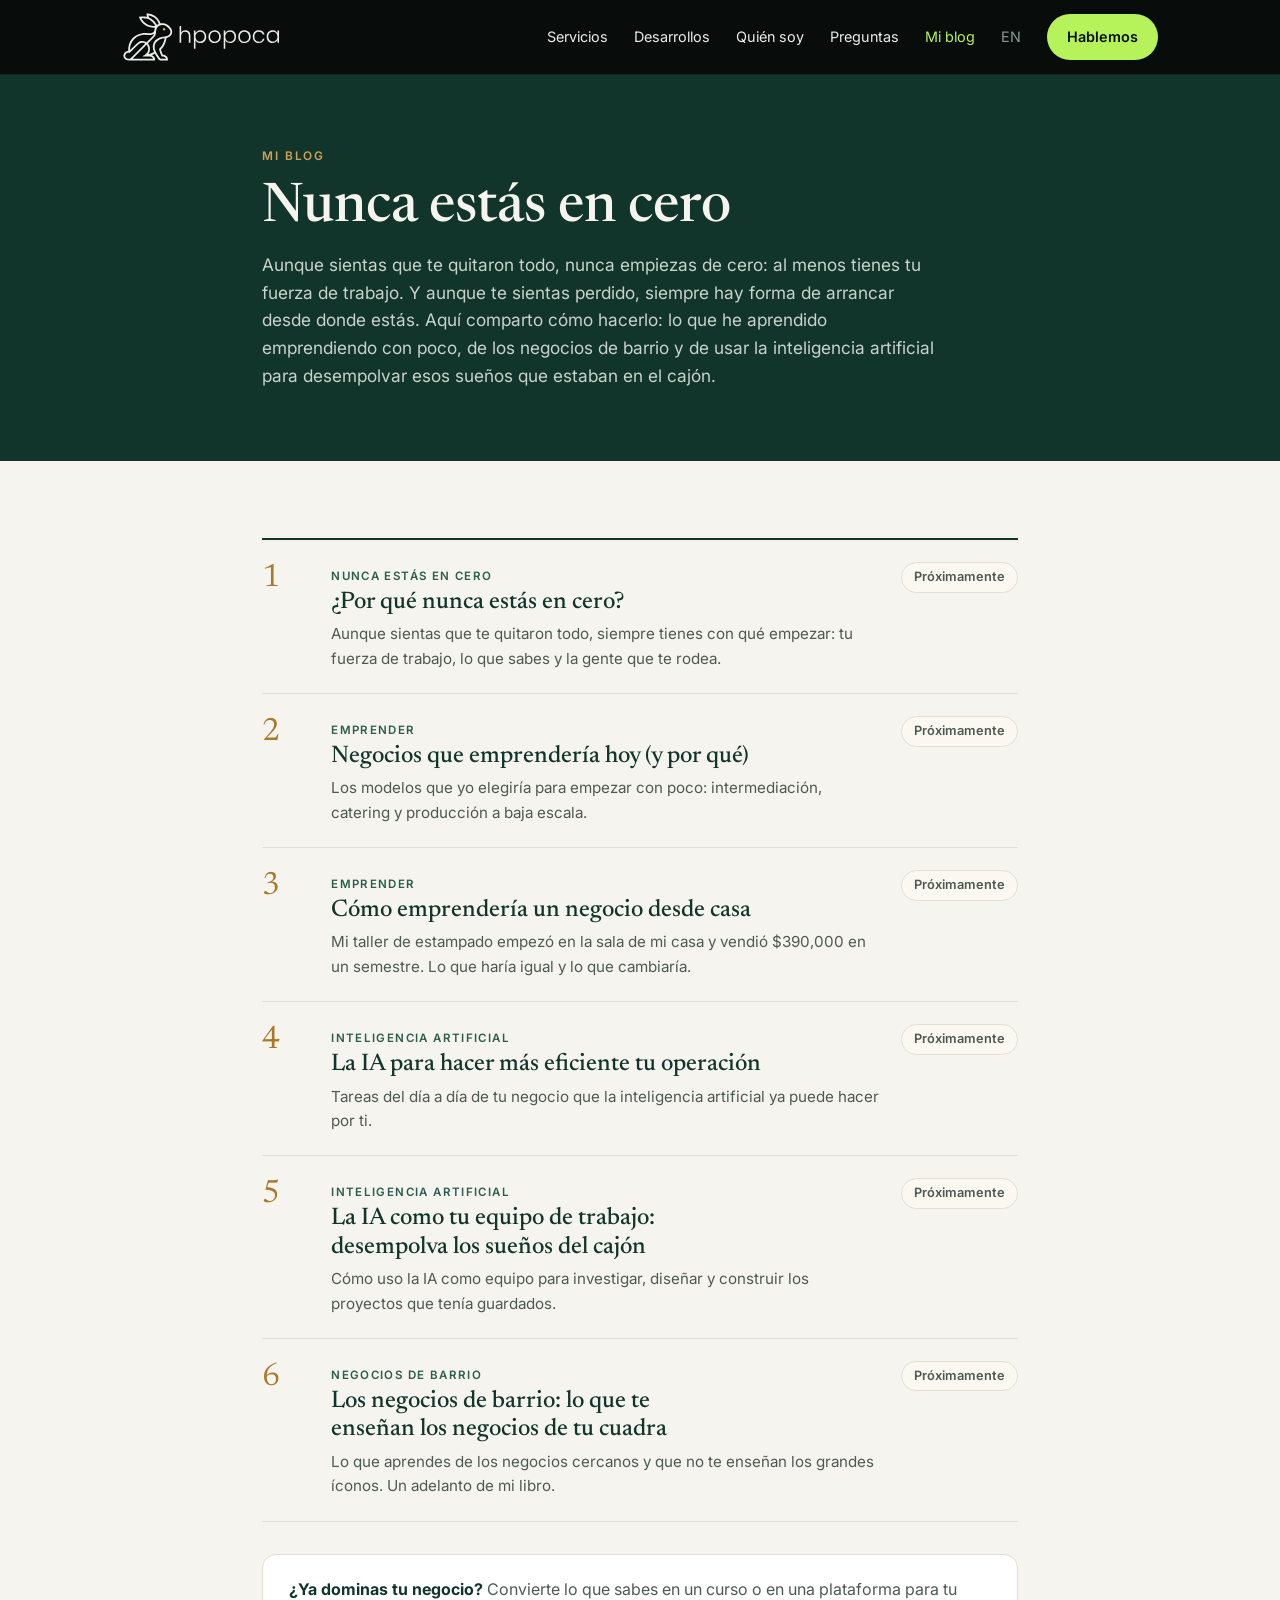
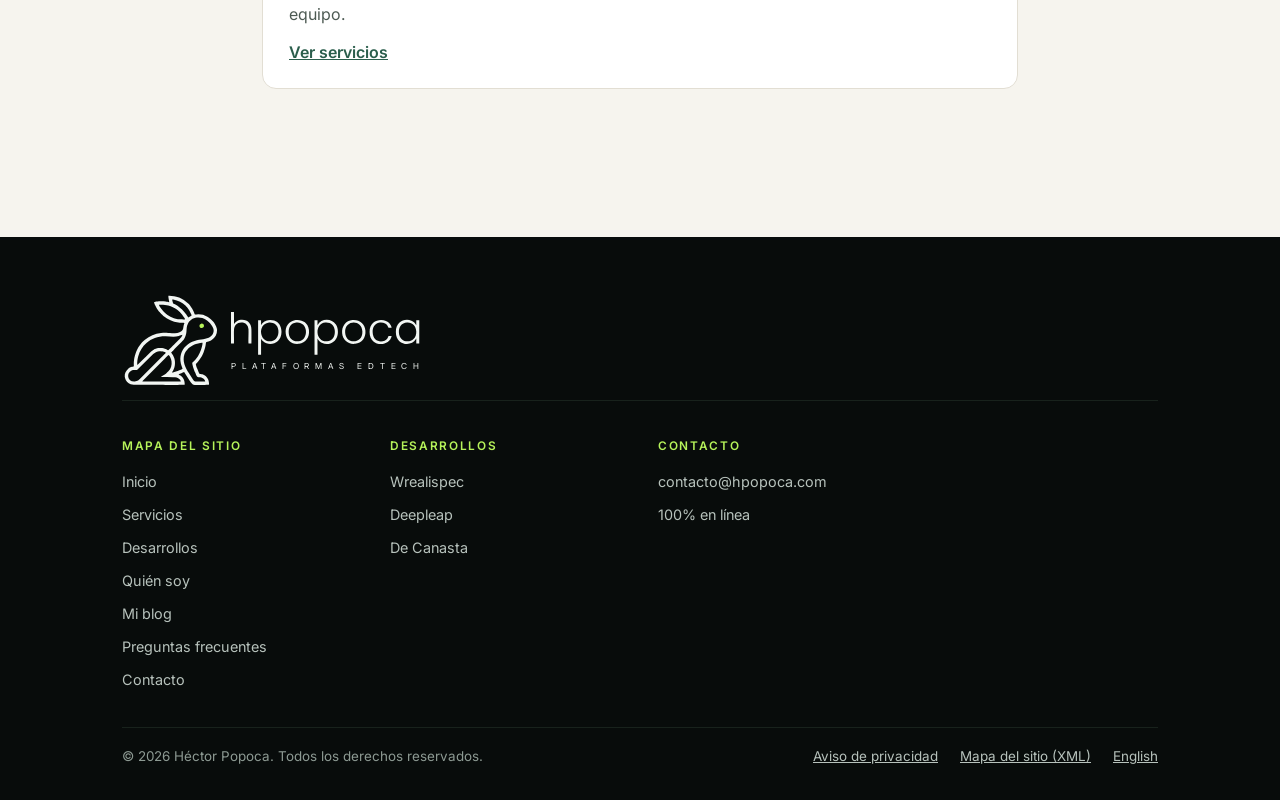
<file: blog/index.html>
<!doctype html>
<html lang="es">
<head>
<meta charset="utf-8">
<meta name="viewport" content="width=device-width, initial-scale=1, viewport-fit=cover">
<link rel="canonical" href="https://hpopoca.com/blog/">
<link rel="icon" href="../img/favicon.png" type="image/png">
<link rel="apple-touch-icon" href="../img/favicon.png">
<title>Nunca estás en cero | Blog de Héctor Popoca</title>
<meta name="description" content="Nunca estás en cero: el blog de Héctor Popoca sobre emprender con poco, negocios de barrio e inteligencia artificial para trabajar mejor.">
<meta name="theme-color" content="#080C0B">
<meta name="claude:viewport-fit-sides" content="cover">
<link rel="preconnect" href="https://fonts.googleapis.com">
<link rel="preconnect" href="https://fonts.gstatic.com" crossorigin>
<link rel="stylesheet" href="https://fonts.googleapis.com/css2?family=Sora:wght@700;800&family=Newsreader:ital,opsz,wght@0,6..72,400;0,6..72,500;1,6..72,400&family=Inter:wght@400;500;600;700&display=swap">
<style>
/* Opción D · estilo A: encabezado oscuro con verde neón; contenido marfil con verde bosque y oro */
:root{
  --night:#080C0B; --night-line:#18221C; --lime:#B6F35A; --on-night:#F2F6F3; --on-night-2:#B7C2BC; --on-night-3:#8D9A93;
  --bg:#F6F4EE; --band:#EFECE3; --white:#FFFFFF; --line:#E2DED3; --line-green:#B9CDBF;
  --forest:#12352B; --forest-2:#2B5E4C; --forest-3:#1C4638; --deep:#0C2620; --deep-line:#1F4A3D;
  --gold:#C9A15B; --gold-dark:#8A6420; --gold-num:#A9782A;
  --ink:#12352B; --text:#3A4640; --muted:#4D5A53; --on-forest:#F6F4EE; --on-forest-2:#C9D3CC; --on-forest-3:#A9BCB1;
  --serif:"Newsreader",Georgia,"Times New Roman",serif;
  --sans:"Inter","Segoe UI",system-ui,sans-serif;
  --display:"Sora","Inter",system-ui,sans-serif;
  color-scheme:light;
}
*{box-sizing:border-box}
html{scroll-behavior:smooth}
@media (prefers-reduced-motion:reduce){html{scroll-behavior:auto}}
body{margin:0;background:var(--bg);color:var(--text);font-family:var(--sans);font-size:16px;line-height:1.6}
h1,h2,h3{margin:0;text-wrap:balance}
p{margin:0}
img{max-width:100%;height:auto;display:block}
a{color:var(--forest-2)}
:focus-visible{outline:2px solid var(--gold);outline-offset:3px}
.wrap{max-width:1180px;margin-inline:auto;padding-left:max(clamp(20px,6vw,72px),env(safe-area-inset-left,0px));padding-right:max(clamp(20px,6vw,72px),env(safe-area-inset-right,0px))}
section[id],div[id]{scroll-margin-top:84px}
section.block[id]{scroll-margin-top:16px}
#casos,#preguntas{scroll-margin-top:96px}
/* Movimiento sutil de botones */
.btn,.top nav a.cta{transition:transform .2s ease,box-shadow .2s ease,filter .2s ease}
.btn:hover,.top nav a.cta:hover{transform:translateY(-2px);box-shadow:0 8px 20px -10px rgba(0,0,0,.45)}
@keyframes glow{0%,100%{box-shadow:0 0 0 0 rgba(182,243,90,0)}50%{box-shadow:0 0 0 6px rgba(182,243,90,.18)}}
.top nav a.cta,.hero .btn-lime{animation:glow 3s ease-in-out infinite}
.top nav a:not(.cta):not(.lang){position:relative}
.top nav a:not(.cta):not(.lang)::after{content:"";position:absolute;left:0;right:0;bottom:0;height:1.5px;background:var(--lime);transform:scaleX(0);transform-origin:left;transition:transform .25s ease}
.top nav a:not(.cta):not(.lang):hover::after{transform:scaleX(1)}
@media (prefers-reduced-motion:reduce){.btn,.top nav a.cta,.top nav a::after{transition:none;animation:none!important}}
.eyebrow{font-size:.74rem;letter-spacing:.16em;text-transform:uppercase;font-weight:600;color:var(--forest-2)}
.h2{font-family:var(--serif);font-weight:500;font-size:clamp(1.7rem,3.2vw,2.3rem);line-height:1.1;color:var(--ink)}
.center{text-align:center;align-items:center}
.head{display:flex;flex-direction:column;gap:14px}
.head p{color:var(--text);max-width:40rem}
.btn{display:inline-flex;align-items:center;justify-content:center;min-height:46px;padding:0 24px;border-radius:999px;font-family:var(--sans);font-weight:700;font-size:.95rem;text-decoration:none;border:0;cursor:pointer;white-space:nowrap}
.btn-lime{background:var(--lime);color:#0A100C}
.btn-gold{background:var(--lime);color:#0A100C}
.btn-ghost{background:var(--lime);color:#0A100C}
.btn-ghost-gold{background:var(--lime);color:#0A100C}
.btn:hover{filter:brightness(1.06)}

/* Menú */
body::before{content:"";position:fixed;inset:0 0 auto;height:env(safe-area-inset-top,0px);z-index:10;background:var(--night)}
.top{position:sticky;top:env(safe-area-inset-top,0px);z-index:5;background:var(--night);border-bottom:1px solid var(--night-line)}
.top .wrap{display:flex;flex-wrap:wrap;align-items:center;justify-content:space-between;gap:10px 24px;padding-block:12px}
.top .logo{height:50px;width:auto;color:#E8EEEA;display:block}
.top .logo .eye{fill:var(--lime)}
.top nav{display:flex;flex-wrap:wrap;align-items:center;gap:6px 26px;font-size:.9rem}
.top nav a{color:#E8EEEA;text-decoration:none;padding:6px 0}
.top nav a:hover{color:var(--lime)}
.top nav a.lang{color:var(--on-night-3)}
.top nav a.cta{background:var(--lime);color:#0A100C;font-weight:600;padding:11px 20px;border-radius:999px}
@media (max-width:900px){.top{position:static}.top .wrap{justify-content:center}.top nav{justify-content:center;gap:4px 16px;font-size:.84rem}.top nav a.cta{padding:9px 16px}.top .logo{height:42px}}

/* Encabezado */
.hero{position:relative;overflow:hidden;background:var(--night);color:var(--on-night-2);min-height:560px}
.hero picture img{position:absolute;top:0;right:0;height:100%;width:auto;max-width:none}
.hero .wrap{position:relative;padding-top:52px;padding-bottom:60px}
.hero-copy{max-width:520px;display:flex;flex-direction:column;gap:16px}
.badge{align-self:flex-start;display:flex;align-items:center;gap:8px;border:1px solid #2A3A2F;background:#0F1612;border-radius:999px;padding:6px 14px 6px 10px;font-size:.76rem;color:#E8EEEA}
.badge::before{content:"";width:8px;height:8px;border-radius:50%;background:var(--lime);flex:0 0 auto}
.hero h1{font-family:var(--display);font-weight:800;font-size:clamp(2rem,3.6vw,2.75rem);line-height:1.02;letter-spacing:-.03em;color:var(--on-night)}
.hero h1 span{color:var(--lime)}
.hero .lead{font-size:1rem;max-width:34rem}
.checks{list-style:none;margin:0;padding:0;display:grid;grid-template-columns:repeat(2,max-content);gap:8px 20px;max-width:560px;font-size:.88rem;color:#E8EEEA}
.checks li{display:flex;gap:10px;align-items:center}
.checks svg{flex:0 0 auto}
.actions{display:flex;flex-wrap:wrap;gap:14px}
@media (max-width:900px){
  .hero{min-height:0}
  .hero picture img{position:static;width:100%;height:auto;aspect-ratio:5/4;object-fit:cover;object-position:82% 70%}
  .hero .wrap{padding-top:36px;padding-bottom:64px}
  .hero-copy{max-width:none}
}
@media (max-width:480px){.checks{grid-template-columns:minmax(0,1fr)}}

/* Bloques */
.block{padding-block:clamp(56px,6.5vw,80px)}
.block > .wrap{display:flex;flex-direction:column;gap:28px}
.band{background:var(--band);border-block:1px solid var(--line)}
.grid{display:grid;gap:20px}
.g2{grid-template-columns:repeat(auto-fit,minmax(min(100%,340px),1fr))}
.g3{grid-template-columns:repeat(auto-fit,minmax(min(100%,300px),1fr))}
.g4{grid-template-columns:repeat(auto-fit,minmax(min(100%,220px),1fr))}
.card-forest{background:var(--forest);color:var(--on-forest-2);border-radius:20px;padding:clamp(22px,2.6vw,30px);display:flex;flex-direction:column;gap:12px}
.card-forest h3{font-family:var(--serif);font-weight:500;color:var(--on-forest);font-size:clamp(1.5rem,2.3vw,1.8rem);line-height:1.1}
.card-forest .tag{font-size:.74rem;letter-spacing:.14em;text-transform:uppercase;font-weight:600;color:var(--gold)}
.card-forest .card-note{font-size:.9rem;font-weight:600;color:var(--on-forest);border-top:1px solid var(--forest-2);padding-top:12px}
.card-forest .btn{align-self:flex-start}

.step .top-row{display:flex;justify-content:space-between;align-items:center}
.step .num{font-family:var(--serif);font-size:2.4rem;line-height:1;color:var(--gold)}
.step h3{font-size:1.6rem}
.step ul{list-style:none;margin:0;padding:12px 0 0;border-top:1px solid var(--forest-2);display:flex;flex-direction:column;gap:6px;font-size:.9rem;color:var(--on-forest)}
.step li{display:flex;gap:10px;align-items:baseline}
.step li::before{content:"";width:6px;height:6px;border-radius:50%;background:var(--gold);flex:0 0 auto;transform:translateY(-2px)}

/* Capacitación */
.cap-head{display:flex;flex-wrap:wrap;justify-content:space-between;align-items:flex-end;gap:24px}
.filters{display:flex;flex-wrap:wrap;gap:8px}
.filters button{font:inherit;font-size:.88rem;font-weight:600;padding:9px 16px;border-radius:999px;border:1px solid var(--forest);background:transparent;color:var(--forest);cursor:pointer}
.filters button[aria-pressed="true"]{background:var(--forest);color:var(--on-forest)}
.mat{border-radius:16px;padding:20px;gap:10px}
.mat .meta{display:flex;justify-content:space-between;gap:10px;font-size:.7rem;letter-spacing:.14em;text-transform:uppercase;font-weight:600}
.mat .meta span:last-child{color:var(--on-forest-3)}
.mat h3{font-size:1.2rem;line-height:1.2}
.mat p{font-size:.86rem;line-height:1.5;flex-grow:1}
.mat .buy{display:flex;justify-content:space-between;align-items:center;gap:12px;border-top:1px solid var(--forest-2);padding-top:12px;font-size:.88rem}
.mat .price{color:var(--on-forest);font-weight:600}
.mat .price small{color:var(--on-forest-3);font-weight:400;font-size:.8rem}
.mat .btn{min-height:36px;padding:0 14px;font-size:.78rem;align-self:auto}
.mat[hidden]{display:none}
.disclaimer{font-size:.82rem;color:var(--muted)}
.ask{background:var(--white);border:1px solid var(--line-green);border-radius:18px;padding:clamp(20px,3vw,28px);display:flex;flex-wrap:wrap;gap:32px 40px}
.ask .intro{flex:1 1 280px;display:flex;flex-direction:column;gap:12px}
.ask h3{font-family:var(--serif);font-weight:500;font-size:1.5rem;line-height:1.15;color:var(--ink)}
.ask form{flex:999 1 440px;min-width:0;display:flex;flex-direction:column;gap:16px}
.ask fieldset{border:0;margin:0;padding:0;display:grid;grid-template-columns:repeat(auto-fit,minmax(min(100%,230px),1fr));gap:12px 24px}
.ask legend{position:absolute;width:1px;height:1px;overflow:hidden;clip:rect(0 0 0 0)}
.chk{display:flex;gap:10px;align-items:center;font-size:.95rem;color:#2E3A34}
.chk input{width:18px;height:18px;margin:0;accent-color:var(--forest);flex:0 0 auto}
.row{display:flex;flex-wrap:wrap;gap:12px;align-items:flex-end}
.row label{flex:1 1 240px}
.lbl{display:flex;flex-direction:column;gap:6px;font-size:.82rem;font-weight:600;color:#2E3A34}
.lbl input,.lbl select,.lbl textarea{font:inherit;font-size:.95rem;font-weight:400;color:#1A2520;background:#FFFFFF;border:1px solid var(--line-green);border-radius:10px;min-height:44px;padding:8px 12px;width:100%}
.lbl textarea{min-height:72px;resize:vertical}

/* Cifras */
.stat{background:var(--white);border:1px solid var(--line-green);border-radius:16px;padding:20px;display:flex;flex-direction:column;gap:8px;text-align:center}
.stat .n{font-family:var(--serif);font-weight:500;font-size:clamp(1.8rem,2.8vw,2.2rem);color:var(--gold-num);line-height:1.1;font-variant-numeric:tabular-nums}
.stat p{font-size:.9rem;color:var(--text)}

/* Casos */
.case{background:var(--white);border:1px solid var(--line-green);border-radius:24px;overflow:hidden;display:flex;flex-direction:column}
.case .shot{height:200px;overflow:hidden;padding:20px 20px 0}
.case .shot img{width:100%;border-radius:10px 10px 0 0}
.shot-canasta{background:#E8641E}
.shot-wrea{background:#EEF1FA}
.case .body{padding:22px;display:flex;flex-direction:column;gap:8px}
.case .meta{display:flex;justify-content:space-between;gap:12px;font-size:.72rem;letter-spacing:.12em;text-transform:uppercase;font-weight:600}
.case .meta span:first-child{color:var(--gold-dark)}
.case .meta span:last-child{color:var(--muted)}
.case h3{font-family:var(--serif);font-weight:500;font-size:1.45rem;color:var(--ink)}
.case p{font-size:.95rem}
.case a{font-weight:600;font-size:.9rem}

/* Wrealispec */
.wrea{flex-direction:row;flex-wrap:wrap;align-items:center;gap:40px;border-radius:28px}
.wrea .txt{flex:999 1 480px;min-width:0;display:flex;flex-direction:column;gap:18px}
.wrea h2{font-family:var(--serif);font-weight:500;font-size:clamp(1.6rem,2.8vw,2.1rem);line-height:1.1;color:var(--on-forest)}
.wrea .txt p{font-size:1rem}
.wrea .mob{flex:1 1 400px;min-width:0;display:grid;grid-template-columns:repeat(3,minmax(0,1fr));gap:12px}
.wrea .mob div{background:var(--forest-3);border:1px solid var(--forest-2);border-radius:16px;padding:20px 12px;text-align:center;display:flex;flex-direction:column;gap:6px}
.wrea .mob b{font-family:var(--serif);font-weight:500;color:var(--gold);font-size:1.15rem}
.wrea .mob span{font-size:.82rem}
@media (max-width:420px){.wrea .mob{grid-template-columns:minmax(0,1fr)}}

/* Historia */
.story{display:flex;flex-wrap:wrap;gap:48px;align-items:flex-start}
.story .pic{flex:0 0 160px;height:160px;border-radius:50%;overflow:hidden;border:3px solid var(--gold);margin-inline:auto}
.story .pic img{width:100%;height:100%;object-fit:cover;object-position:center 20%}
.story .txt{flex:999 1 520px;min-width:0;display:flex;flex-direction:column;gap:12px;font-size:.98rem;line-height:1.65}
.story h2{font-family:var(--serif);font-weight:500;font-size:1.7rem;color:var(--ink)}
.story .last{color:#17211D}

/* Contacto */
.contact{background:var(--forest);color:var(--on-forest);border-radius:22px;padding:clamp(24px,3.5vw,40px);display:flex;flex-wrap:wrap;gap:28px 40px;max-width:1040px;margin-inline:auto}
.contact .intro{flex:1 1 300px;display:flex;flex-direction:column;gap:16px}
.contact h2{font-family:var(--serif);font-weight:500;font-size:clamp(1.8rem,3vw,2.2rem);line-height:1.04;color:var(--on-forest)}
.contact .intro p{color:var(--on-forest-2)}
.contact .intro a{color:var(--gold);font-weight:600}
.contact form{flex:999 1 460px;min-width:0;display:grid;grid-template-columns:repeat(2,minmax(0,1fr));gap:10px 12px}
@media (max-width:600px){.contact form{grid-template-columns:minmax(0,1fr)}}
.contact .lbl{color:var(--on-forest)}
.contact .lbl input,.contact .lbl select,.contact .lbl textarea{border-color:transparent}
.full{grid-column:1/-1}
.consent{display:flex;gap:10px;align-items:flex-start;font-size:.85rem;line-height:1.5;color:var(--on-forest-2)}
.consent input{width:18px;height:18px;margin:2px 0 0;accent-color:var(--gold);flex:0 0 auto}
.consent a{color:var(--gold)}
.contact .btn{justify-self:start}
.note{font-size:.92rem;padding:12px 14px;border-left:2px solid var(--gold);background:rgba(201,161,91,.16)}
.ask .note{color:var(--ink)}
.contact .note{color:var(--on-forest)}


/* Preguntas frecuentes */
.faq{max-width:820px;margin-inline:auto;width:100%;border-top:1px solid var(--line-green)}
.faq details{border-bottom:1px solid var(--line-green)}
.faq summary{cursor:pointer;list-style:none;display:flex;justify-content:space-between;align-items:center;gap:16px;padding:18px 2px;font-weight:600;color:var(--ink);font-size:1rem}
.faq summary::-webkit-details-marker{display:none}
.faq summary::after{content:"+";flex:0 0 auto;width:28px;height:28px;border-radius:50%;display:grid;place-content:center;background:var(--forest);color:var(--gold);font-weight:500;font-size:1.1rem;line-height:1;transition:transform .2s ease}
.faq details[open] summary::after{content:"−"}
.faq summary:hover{color:var(--forest-2)}
.faq details p{color:var(--text);padding:0 44px 18px 2px;font-size:.95rem}

/* Pie */
footer .logo-full{display:block;width:100%;max-width:300px;height:auto;color:var(--on-night)}
footer .logo-full .eye{fill:var(--lime)}
footer .brand{grid-column:1/-1;padding-bottom:12px;border-bottom:1px solid var(--night-line)}
@media (min-width:700px){footer .cols{grid-template-columns:repeat(3,minmax(0,1fr))}}

footer{background:var(--night);color:var(--on-night-2);font-size:.9rem;margin-top:72px}
footer .cols{display:grid;grid-template-columns:repeat(auto-fit,minmax(180px,1fr));align-items:start;gap:36px;padding-block:56px 36px}
footer .name{font-family:var(--serif);font-weight:500;font-size:1.4rem;color:var(--on-night)}
footer h2{font-family:var(--sans);font-size:.74rem;letter-spacing:.14em;text-transform:uppercase;font-weight:600;color:var(--lime);margin-bottom:4px}
footer nav,footer .brand{display:flex;flex-direction:column;gap:10px}
footer a{color:var(--on-night-2);text-decoration:none}
footer a:hover{color:var(--lime);text-decoration:underline}
footer .legal{border-top:1px solid var(--night-line);padding-block:18px 32px;display:flex;flex-wrap:wrap;justify-content:space-between;gap:12px 24px;font-size:.84rem;color:var(--on-night-3)}
footer .legal nav{flex-direction:row;flex-wrap:wrap;gap:8px 22px}
footer .legal a{text-decoration:underline}
/* ===== Secciones nuevas (propuesta) ===== */
.x-gray{background:var(--band)}
.x-sec{padding-block:clamp(48px,6vw,84px)}
.x-sec + .x-sec{border-top:1px solid var(--line)}
.x-lead{font-size:1.05rem;color:var(--muted);max-width:60ch}
.x-head{display:grid;grid-template-columns:minmax(0,1fr) minmax(0,1fr);gap:24px;align-items:end;margin-bottom:32px}
.x-who{display:flex;flex-direction:column;gap:28px}
.x-cards{display:grid;grid-template-columns:repeat(3,minmax(0,1fr));gap:16px}
.x-card{background:#FBF8F1;border:1px solid var(--line);border-radius:12px;padding:22px;display:flex;flex-direction:column;gap:8px}
.x-card svg{width:32px;height:32px;color:var(--forest-2)}
.x-card h3{font-family:var(--serif);font-weight:500;font-size:1.4rem;color:var(--ink)}
.x-card p{color:var(--muted);font-size:.95rem}
.x-svc{display:grid;grid-template-columns:repeat(4,minmax(0,1fr));border-top:2px solid var(--ink)}
.x-svc article{padding:24px 22px 8px;display:flex;flex-direction:column;gap:10px;border-right:1px solid var(--line)}
.x-svc article:first-child{padding-left:0}
.x-svc article:last-child{border-right:0}
.x-svc .n{font-family:var(--serif);font-size:2.6rem;line-height:1;color:var(--gold-num)}
.x-svc h3{font-family:var(--serif);font-weight:500;font-size:1.35rem;color:var(--ink);line-height:1.15}
.x-svc p{color:var(--muted);font-size:.95rem}
.x-svc .eg{font-size:.85rem;font-weight:600;color:var(--forest-2)}
.x-taller{background:var(--forest);color:var(--on-forest)}
.x-taller .wrap{display:grid;grid-template-columns:minmax(0,5fr) minmax(0,7fr);gap:clamp(28px,4vw,64px);align-items:center}
.x-taller h2{font-family:var(--serif);font-weight:500;font-size:clamp(1.8rem,3.2vw,2.4rem);line-height:1.1;color:var(--on-forest)}
.x-taller p{color:var(--on-forest-2)}
.x-steps{list-style:none;margin:0;padding:0;display:grid;grid-template-columns:repeat(4,minmax(0,1fr))}
.x-steps li{position:relative;padding:22px 16px 0 0;border-top:2px solid var(--forest-2);display:flex;flex-direction:column;gap:6px}
.x-steps li::before{content:"";position:absolute;top:-8px;left:0;width:14px;height:14px;border-radius:50%;background:var(--gold)}
.x-steps b{font-family:var(--serif);font-weight:500;font-size:1.4rem;color:var(--on-forest)}
.x-steps span{font-size:.92rem;color:var(--on-forest-2)}
.x-dev{display:grid;grid-template-columns:repeat(3,minmax(0,1fr));gap:20px}
.x-proj{background:var(--white);border:1px solid var(--line);border-radius:14px;overflow:hidden;display:flex;flex-direction:column}
.x-proj .top{position:relative;overflow:hidden;padding:22px;min-height:130px;display:flex;flex-direction:column;justify-content:flex-end;gap:2px;color:#F6F4EE}
.x-proj .top svg{position:absolute;right:-10px;top:-10px;width:130px;height:130px;opacity:.22}
.x-proj .top small{font-size:.8rem;font-weight:600;opacity:.9}
.x-proj .top h3{font-family:var(--serif);font-weight:500;font-size:1.8rem;line-height:1.1;color:#F6F4EE}
.x-proj .body{padding:22px;display:flex;flex-direction:column;gap:12px}
.x-proj .body p{color:var(--muted);font-size:.95rem}
.x-proj .body a{font-weight:600;color:var(--forest-2);text-decoration:none}
.x-proj .body .st{font-size:.88rem;color:var(--muted)}
.x-hist{display:grid;grid-template-columns:minmax(0,4fr) minmax(0,7fr);gap:clamp(28px,4vw,64px);align-items:start}
.x-hist .txt{display:flex;flex-direction:column;gap:14px}
.x-hist .txt p{color:var(--muted)}
.x-hist .txt p strong{color:var(--ink)}
.x-hist .pic{width:180px;aspect-ratio:1;object-fit:cover;border-radius:14px}
.x-tl{list-style:none;margin:0;padding:0;border-left:2px solid var(--line)}
.x-tl li{position:relative;display:grid;grid-template-columns:7.5em minmax(0,1fr);gap:16px;padding:0 0 20px 24px}
.x-tl li::before{content:"";position:absolute;left:-8px;top:6px;width:14px;height:14px;border-radius:50%;background:var(--bg);border:2px solid var(--forest-2)}
.x-tl li:last-child::before{background:var(--gold);border-color:var(--gold)}
.x-tl time{font-family:var(--serif);font-weight:500;font-size:1.05rem;color:var(--forest-2);white-space:nowrap}
.x-tl b{display:block;color:var(--ink)}
.x-tl span{color:var(--muted);font-size:.93rem}
.x-org{display:flex;flex-wrap:wrap;gap:12px 32px;align-items:center;justify-content:space-between;border:1px solid var(--line);border-radius:14px;padding:22px 26px;background:var(--white)}
.x-org p{max-width:78ch;color:var(--muted)}
.x-org p strong{color:var(--ink)}
.x-org a{font-weight:600}
@media (max-width:980px){.x-hist,.x-taller .wrap,.x-head{grid-template-columns:minmax(0,1fr)}.x-svc{grid-template-columns:repeat(2,minmax(0,1fr))}.x-svc article:nth-child(2){border-right:0}.x-svc article:nth-child(3){padding-left:0}.x-svc article:nth-child(n+3){border-top:1px solid var(--line)}}
@media (max-width:640px){.x-cards,.x-svc,.x-steps,.x-dev{grid-template-columns:minmax(0,1fr)}.x-svc article{border-right:0;padding-left:0;border-top:1px solid var(--line)}.x-svc article:first-child{border-top:0}.x-steps{gap:18px}.x-tl li{grid-template-columns:minmax(0,1fr);gap:2px}}
.x-compact{padding-block:clamp(32px,4vw,48px)}
.x-me{display:flex;align-items:center;gap:18px}
.x-me .pic{width:96px;flex:none}
.x-compact .x-hist .txt{gap:10px}
.x-compact .x-hist .txt p{font-size:.95rem;line-height:1.55}
.x-compact .x-tl li{padding-bottom:12px;grid-template-columns:6.2em minmax(0,1fr);gap:12px;line-height:1.4}
.x-compact .x-tl li::before{top:3px}
.x-compact .x-tl time{font-size:.98rem}
.x-compact .x-tl span{font-size:.86rem}
.totop{position:fixed;right:max(18px,env(safe-area-inset-right,0px));bottom:max(18px,env(safe-area-inset-bottom,0px));z-index:6;width:48px;height:48px;border-radius:50%;background:var(--forest);color:var(--on-forest);display:grid;place-items:center;text-decoration:none;font-size:1.3rem;box-shadow:0 10px 24px -12px rgba(0,0,0,.6);opacity:0;pointer-events:none;transition:opacity .25s}
.totop.on{opacity:1;pointer-events:auto}
.totop:hover{background:var(--forest-2)}
@media (max-width:980px){.x-me .pic{width:84px}}
</style>
<link rel="stylesheet" href="../mobile.css">

<style>
.bl-hero{background:var(--forest);color:var(--on-forest)}
.bl-hero .wrap{padding-block:clamp(44px,6vw,72px);display:flex;flex-direction:column;gap:14px;max-width:900px}
.bl-hero .eyebrow{color:var(--gold)}
.bl-hero h1{font-family:var(--serif);font-weight:500;font-size:clamp(2.2rem,5vw,3.4rem);line-height:1.05;color:var(--on-forest)}
.bl-hero p{color:var(--on-forest-2);font-size:1.08rem;max-width:62ch}
.bl-list{display:flex;flex-direction:column;border-top:2px solid var(--ink)}
.bl-item{display:grid;grid-template-columns:3.2em minmax(0,1fr) auto;gap:18px;align-items:start;padding:22px 0;border-bottom:1px solid var(--line);text-decoration:none;color:inherit}
.bl-item .n{font-family:var(--serif);font-size:2rem;line-height:1;color:var(--gold-num)}
.bl-item h2{font-family:var(--serif);font-weight:500;font-size:clamp(1.25rem,2.2vw,1.5rem);line-height:1.2;color:var(--ink)}
.bl-item p{color:var(--muted);font-size:.95rem;margin-top:6px;max-width:68ch}
.bl-tag{font-size:.72rem;letter-spacing:.12em;text-transform:uppercase;font-weight:600;color:var(--forest-2)}
.bl-soon{font-size:.8rem;font-weight:600;color:var(--muted);border:1px solid var(--line);border-radius:999px;padding:4px 12px;white-space:nowrap;background:#FBF8F1}
a.bl-item:hover h2{color:var(--forest-2)}
@media (max-width:640px){.bl-item{grid-template-columns:2.4em minmax(0,1fr)}.bl-soon{grid-column:2;justify-self:start}}
/* artículo */
.post{max-width:720px;margin-inline:auto}
.post-head{display:flex;flex-direction:column;gap:14px;padding-block:clamp(40px,6vw,64px) 24px}
.post-head h1{font-family:var(--serif);font-weight:500;font-size:clamp(2rem,4.5vw,3rem);line-height:1.08;color:var(--ink)}
.post-meta{display:flex;align-items:center;gap:12px;font-size:.9rem;color:var(--muted)}
.post-meta img{width:44px;height:44px;border-radius:50%;object-fit:cover}
.post-body{font-size:1.08rem;line-height:1.75;color:var(--text);display:flex;flex-direction:column;gap:18px;padding-bottom:32px}
.post-body h2{font-family:var(--serif);font-weight:500;font-size:1.6rem;color:var(--ink);margin-top:14px}
.post-body blockquote{margin:0;border-left:3px solid var(--gold);padding:4px 0 4px 18px;font-family:var(--serif);font-size:1.25rem;color:var(--ink)}
.post-body ul{margin:0;padding-left:1.2em;display:flex;flex-direction:column;gap:6px}
.post-cta{background:var(--forest);color:var(--on-forest-2);border-radius:18px;padding:26px;display:flex;flex-direction:column;gap:12px;align-items:flex-start;margin-bottom:56px}
.post-cta h3{font-family:var(--serif);font-weight:500;font-size:1.5rem;color:var(--on-forest)}
</style>
</head>
<body>

<header class="top">
  <div class="wrap">
    <a href="../" aria-label="hpopoca, inicio"><svg class="logo" viewBox="-900 -900 99893 31515" role="img" aria-label="hpopoca"><path fill="currentColor" d="M5886.2 28544.73c-20.97,-164.21 117.78,-230.04 210.44,-324.13l7390.51 -7390.66c149.56,-149.01 944.82,-1020.38 1132.91,-1062.75 438.11,297.15 874.09,1396.16 969.02,2038.89 174.97,1184.62 -188.56,2557.93 -1039.88,3366.25 -260.22,247.08 -465.14,489.75 -754.18,727.62 -438.4,360.77 -1697.19,1005.85 -1758.13,1205.21 1351.53,3.69 2715.25,-1.57 4065.58,19.93 980.8,15.62 1520.43,-0.44 2246.93,774.49 107.54,114.71 373.57,469.2 300.57,648.52 -433.72,47.57 -2617.55,20.33 -3218.52,19.99l-9545.25 -23.36zm5604.24 -10013.97c709.66,-94.82 2282.13,206.33 2148.78,544.6 -26.4,66.95 -1242.3,1255.86 -1405.73,1418.04l-7054.98 7056.18c-436.2,446.78 -880.3,917.6 -1816.11,1003.85 -2387.03,220 -3000.86,-2849.81 -1049.99,-3658.17 457.42,-189.54 747.56,-160.9 1265.73,-145.85 530.21,15.4 376.18,66.81 948.45,-462.45l4293.35 -4173.18c203.43,-251.31 644.74,-619.09 916.08,-847.21 447.03,-375.85 1146.65,-654.6 1754.42,-735.81zm15278.3 10009.43c-127.99,47.3 -3059.91,61.6 -3285.73,13.23 -258.88,-55.44 -608.74,-429.5 -702.87,-568.51l-1433.24 -2235.88c-1160.44,-1840.82 -2221.17,-3947.62 -1460.4,-6245.97 214.97,-649.44 548.45,-1054.68 931.95,-1537.7 531.02,-668.81 1616.76,-1311.5 2406.45,-1684.09 543.41,-256.38 2258.03,-694.46 2665.57,-579.42 69.23,142.83 1.47,408.75 -22.82,572.16 -29.07,195.58 -66.63,337.83 -115.07,524.58 -399.67,1540.81 -1028.12,3046.53 -2037.49,4240.59 -309.73,366.41 -898.53,1059.63 -1233.7,1267.38 -20.69,595.64 620.17,2508 893.09,3108.6 147.38,324.31 260.16,578.37 386.4,917.85 457.45,1230.19 793.9,569.59 1751.13,895.25 462.81,157.44 915.27,488.85 1108.65,866.84l162.19 331.32c25.06,196.78 4.04,-169.28 -1.31,56.3l-12.8 57.47zm-22576.57 -5568.66c-119.63,-783.05 104.53,-2109.5 319.65,-2827.09 553.15,-1845.18 1345.66,-3194.97 2741.66,-4419.11 1696.54,-1487.68 3937.2,-2297.74 6414.23,-2233.93 1507.26,38.82 2755.87,375.46 4377.57,-97.4 322.21,-93.95 1049.35,-391.45 1148.08,-378.93 21.24,238.15 -253.72,695.24 -364.44,844.41 -230.65,310.75 -2622.69,2684.37 -3042.03,3096.37 -1666.84,1637.66 -996.14,1238.9 -1940.2,840.7 -928.32,-391.56 -1610.05,-480.09 -2648.48,-356.5 -592.31,70.49 -1122.49,299.72 -1560.13,563.96 -539.47,325.72 -759.18,515.95 -1171.88,909.12l-1336.12 1309.51c-92.82,95.58 -173.67,166.12 -270.6,258.85l-2386.48 2306.12c-101.38,96.64 -130.87,199.46 -280.83,183.92zm11257.35 -4042.61c96.9,-148.03 312.65,-336.01 436.71,-462.39 148.15,-150.92 271.67,-276 420.44,-426.27 289.27,-292.21 551.79,-559.73 840.65,-852.73 572.05,-580.24 1117.89,-1155.39 1698.65,-1723.43 180.44,-176.49 288.24,-241.53 442.24,-439.25 126.92,-162.97 258.78,-286.36 392.56,-454.38 486.74,-611.36 804.37,-1716.24 877.64,-2534.96 96.56,-1079.07 3.13,-1860.06 559.1,-2871.7 1181.47,-2149.81 4106.94,-2360.11 5929.7,-1144.56 615.97,410.77 1327.82,1023.13 1743.24,1642.98 203.87,304.19 497.27,740.49 647.64,1080.23 577.65,1305.12 -223.71,2693.22 -1479.13,3285.6 -1380.73,651.52 -3409.47,439.07 -5468.74,1340.16 -372.73,163.1 -1281.08,708.38 -1604.43,971.47 -797.43,648.82 -1413.74,1288.5 -1900.43,2369.8 -366.57,814.45 -523.42,1985.92 -440.14,2970.1 121.25,1432.69 706.5,2373.99 719.48,2646.83 -285.71,307.5 -2868.92,1253.11 -3491.27,1287.49 5.7,-163.52 235.1,-481.69 388.46,-768.84 687.34,-1286.99 811.06,-3241.17 146.71,-4536.79 -130.18,-253.88 -251.17,-508.59 -399.32,-727.81l-459.76 -651.55zm-955.02 -15676.87c1141.89,265.44 2011.69,742.44 2867.71,1363.59 388.36,281.8 1042.22,835.89 1344.8,1195 680.22,807.32 546.67,616.95 1079.89,1460.76 52.37,82.88 314.06,451.79 278.16,533.15 -71.42,161.84 -1393.94,71.54 -1601.26,53.5 -524.84,-45.66 -984.54,-116.47 -1481.64,-218.94 -1553.96,-320.33 -3174.4,-1406.91 -4211.85,-2558.22 -355.85,-394.91 -1359.16,-1586.46 -1372.83,-2031.08 706.15,-181.61 2369.78,33.19 3097.02,202.24zm7650.82 2930.14c96.34,236.5 225.85,403.79 6.69,523.9 -230,126.04 -863.92,534.02 -1005.56,538.91 -125.21,-93.68 -487.66,-746.33 -629.96,-950.22 -437.49,-626.8 -914,-1153.51 -1420.85,-1684.03l-404.79 -370.65c-930.97,-771.68 -1245.34,-961.74 -2347.29,-1534.81 -235.72,-122.59 -232.46,-190.43 -310.15,-465.54 -286.65,-1015.05 -303.04,-1033.4 108.23,-955.97 1630.18,306.91 3044.28,922.28 4157.18,2088.99 70.52,73.94 115.81,130.07 188.02,200.05 413.39,400.63 535.06,611.1 860.36,1079.99 274.05,395.04 603.41,1051.42 798.12,1529.38zm940.25 -622.02c-82.71,-230.76 -195.98,-434.2 -303.45,-649.25 -292.46,-585.23 -1053.4,-1739.14 -1537.31,-2202.32l-1554.05 -1267.74c-190.47,-121.94 -406.78,-228.02 -609.59,-343.1 -335.69,-190.49 -886.5,-448.27 -1296.79,-574.28 -661.84,-203.28 -2520.38,-622.67 -3230.77,-502.07 -50.07,274.61 62.28,836.51 101.74,1128.33 35.65,263.68 193.21,807.68 168.87,1014.72 -236.85,38.82 -907.21,-157.07 -1201.65,-196.66 -411.56,-55.32 -913.67,-97.33 -1330.84,-96.58 -445.84,0.81 -2233.11,76.97 -2521.26,288.32 -55.96,223.86 498.03,1234.57 620.41,1488.06 284.16,588.62 860.65,1394.81 1286.79,1890.04 215.18,250.07 807.35,889.09 1043.18,1073.17 110.06,85.9 171.34,165.18 277.92,250.98 1433.3,1153.76 2917.04,1799.06 4849.55,2067.36 332.93,46.22 628.81,78.73 968.91,93.86 187.16,8.32 896.23,-22.71 996.61,39.74 66.33,58.65 32.28,-17.1 43.61,86.66 2.24,20.45 -5.69,55.55 -11.13,77.67 -10.7,43.52 -48.45,135.17 -66.19,186.48 -435.27,1259.11 -29.42,1636.52 -924.45,2391.23 -687.77,579.94 -2005.87,720.09 -3106.73,706.87 -1612.28,-19.35 -1808.55,-265.54 -3647.36,-50.92 -2081.94,243 -3779.45,961.68 -5359.84,2223.81 -912.34,728.6 -1181.05,1096.48 -1827.77,1946.17 -993.28,1305.04 -1814.02,3590.88 -1885.5,5720.14 -53.88,1604.74 287.43,1167.14 -560.53,1329.14 -498.95,95.32 -1003.14,350.24 -1288.31,612.12 -763.89,701.51 -1244.71,1461.92 -1172.48,2611.6 51.15,814.1 590.3,1705.6 1205.42,2152.28 105.38,76.51 162.87,135.92 265.62,193.68 1022.85,575.05 2052.96,414.23 3334.64,417.61 1524.41,4.01 14912.82,105.25 15146.86,-0.41 91.82,-90.54 -86.24,-1145.19 -107.29,-1224.07 -118.09,-442.43 -192.1,-635.96 -408.71,-967.27 -292.13,-446.83 -609.79,-738.33 -1081.71,-999.62 -129.72,-71.83 -339.49,-155.99 -426.73,-244.5 81.94,-157.96 734.04,-330.06 924.46,-416.56 226.98,-103.11 690.96,-371.94 925.1,-394.01l1851.15 2860.28c988.98,1520.49 1140.14,1416.92 3285.2,1416.92 180.33,0 2875.95,28.61 3058.79,-17.43l54.94 -23.46c117.08,-325.05 -47.42,-1193.12 -152.73,-1517.06 -135.88,-417.98 -382.75,-861.55 -630.74,-1099 -302.26,-289.4 -525.73,-505.56 -1007.56,-721.14 -1728.34,-773.3 -1024.65,639.59 -2034.4,-1881.71 -178.1,-444.7 -496.9,-1209.66 -527.12,-1710.82 169.15,-131.86 195.6,-192.75 322.51,-341.4l320.07 -349.87c1523.43,-1682.55 2107.08,-3258.24 2600.8,-5443.49 51.86,-229.54 113.77,-992.09 182.67,-1120.37 109.34,-80.29 796.05,-229.89 996.13,-309.67 327.52,-130.6 594.15,-244.8 849.97,-419.39 1175.93,-802.56 1814.15,-1783.39 1794.54,-3293.5 -12.85,-989.29 -816.71,-2308.45 -1490.15,-2996.07 -601.45,-614.1 -945.71,-970.03 -1727.18,-1448.65 -1021.7,-625.77 -1779.41,-814.14 -2963.31,-851.45 -442.38,-13.94 -799.92,85.38 -1199.45,81.5 -135.79,-157.45 -204.65,-455.22 -283.38,-674.9z"/><path class="eye" d="M25487.61 9322.29c-487.86,137.04 -671.02,526.26 -567.95,922.41 221.07,849.69 1684.98,612.58 1455.11,-391.05 -77.36,-337.78 -440.18,-656.9 -887.16,-531.36z"/><g transform="translate(0,2600)"><path fill="currentColor" d="M66819.45 8940.84c1837.28,-129.27 3048.21,1060.57 3148.77,2789.99 98.63,1696.3 -714.79,3295.81 -2575.28,3453.9 -1825.99,155.15 -3090.33,-1149.4 -3184.72,-2844.31 -96.93,-1740.55 868.94,-3276.99 2611.23,-3399.58zm-2616.62 906.94l-8.76 -1679.8 -985.63 2.28 -0.35 11453.69 986.44 12.8 0.14 -5357.73c114.25,140.01 173.57,307.98 298.7,461.32 384.57,471.28 699.67,758.51 1321.8,1042.93 751.69,343.65 1846.82,374.26 2663.64,102.9 1509,-501.33 2504.04,-1842.82 2519.65,-3801.14 7.55,-946.49 -248.65,-1842.38 -669.5,-2475.36 -1407.57,-2117.06 -4924.6,-2124.94 -6126.13,238.11z"/><path fill="currentColor" d="M47793.69 8972.67c882.65,-164.18 1831.43,105.3 2353.05,570.11 587.88,523.86 919.37,1137 1016.51,1982.69 218.83,1905.13 -732.86,3385.23 -2357.24,3626.78 -1887.38,280.66 -3129.82,-947.05 -3364.82,-2561.22 -276.9,-1902.07 776.42,-3325.19 2352.5,-3618.36zm-2389.27 841.57l0 -1631.9 -986.06 -15.66 0 11469.01 986.1 -2.69 0.15 -5330.06c161.72,138.15 197.48,406.57 698.16,872.5 1965.93,1829.45 6075.14,907.79 6106.35,-3090.42 15.17,-1943.81 -969.96,-3337.65 -2434.69,-3828.14 -815.95,-273.24 -1916.91,-280.14 -2695.36,56.18 -445.52,192.48 -631.77,355.2 -948.44,604.41 -167.34,131.69 -414.16,420.59 -540.34,623.59l-185.87 273.18z"/><path fill="currentColor" d="M94004.35 8933.69c1781.41,-113.79 2974.95,1198.13 3073.87,2882.04 251.71,4285 -5549.45,4566.92 -5765.28,481.95 -100.33,-1898.92 909.41,-3250.16 2691.41,-3363.99zm3088.34 5330.36l1 1692.96 988.09 -0.01 10.92 -7788.62 -1000.63 0 -0.97 1678.75c-259.62,-626.06 -970.82,-1257.3 -1603.71,-1512.44 -2278.86,-918.64 -5210.98,348.13 -5199.37,3715.07 15.75,4570.59 5153.19,5024.5 6641.74,2475.58 65.34,-111.88 96.81,-183.29 162.93,-261.29z"/><path fill="currentColor" d="M35387.99 15957l989.64 0c117.95,-1076.7 -88.78,-3428.91 28.98,-4691.51 130.38,-1397.98 926.31,-2345.02 2378.67,-2370.89 1493.26,-26.59 2347.13,876.65 2427.2,2313.42 74.63,1339.02 -80.75,3693.09 18.64,4745.95l967.58 3.29c41.86,-380.87 10.35,-3142.21 10.05,-3766.4 -0.63,-1278.93 11.26,-2251.85 -706.39,-3104.21 -282.33,-335.32 -591.3,-625.12 -1085.04,-821.86 -955.98,-380.94 -2229.8,-314.52 -3097.39,238.61 -484.43,308.85 -596.93,495.15 -919.66,960.28l-12.91 -4064.59 -999.71 0 0.34 10557.91z"/><path fill="currentColor" d="M73402.82 12190.86c-181.39,-4241.85 5602.67,-4397.44 5737.79,-283.4 118.85,3618.81 -3635.04,3916.31 -4917.04,2486.74 -491.77,-548.38 -777.51,-1191.92 -820.75,-2203.34zm2411.88 -4115.45c-2188.27,175.59 -3622.04,2059.02 -3410.38,4469.07 188.79,2149.68 1939.18,3790.28 4340.69,3492.48 2189.8,-271.55 3623.49,-1971.29 3406.17,-4444.48 -196.52,-2236.44 -1887.29,-3713.6 -4336.48,-3517.07z"/><path fill="currentColor" d="M57115.53 8940.51c1826.78,-224.01 3068.5,1051.75 3218.13,2686.23 96.1,1049.69 -101.04,1726.34 -560.07,2431.38 -375.72,577.08 -1158.69,1022.11 -1878.51,1115.48 -1867.43,242.22 -3144.73,-1017.89 -3268.06,-2700.01 -141.93,-1935.77 752.64,-3320.21 2488.51,-3533.08zm-208.69 -844.9c-2366.61,374.86 -3543.17,2248.82 -3278.93,4569.98 243.21,2136.45 1997.84,3684.13 4440.04,3355.06 2145.98,-289.14 3563.3,-2080.88 3280.75,-4560.25 -142.18,-1247.63 -703,-2023.26 -1365.13,-2581.86 -672.2,-567.1 -1919.17,-966.28 -3076.73,-782.93z"/><path fill="currentColor" d="M88897.4 13416.18l-1005.39 0c-75.69,41.83 -30.71,1.75 -73.46,76.43 -19.78,34.57 -32.44,92.23 -44.73,132.34 -65.63,214.24 -193.94,461.85 -316.93,635.46 -1063.58,1501.28 -4823.98,1603.54 -4898.31,-2140.09 -31.73,-1598.12 699.88,-2783.03 2005.42,-3114.74 708.33,-179.98 1596.38,-92.86 2157.78,227.97 591.01,337.75 865.23,700.37 1114.57,1460.75l1049.75 6.84c-27.39,-555.01 -402,-1087.54 -688.34,-1461.16 -1504.56,-1963.2 -6654.37,-1796.34 -6655.41,2809.78 -1.15,5115.57 6605.24,5129.83 7355.05,1366.42z"/></g></svg></a>
    <nav aria-label="Principal">
      <a href="../#servicios">Servicios</a>
      <a href="../#casos">Desarrollos</a>
      <a href="../#quien-soy">Quién soy</a>
      <a href="../#preguntas">Preguntas</a>
      <a href="./" aria-current="page" style="color:var(--lime)">Mi blog</a>
      <a class="lang" href="../en/" hreflang="en" lang="en" aria-label="English version">EN</a>
      <a class="cta" href="../#contacto">Hablemos</a>
    </nav>
  </div>
</header>

<main id="inicio">
  <section class="bl-hero" aria-labelledby="blog-t">
    <div class="wrap">
      <span class="eyebrow">Mi blog</span>
      <h1 id="blog-t">Nunca estás en cero</h1>
      <p>Aunque sientas que te quitaron todo, nunca empiezas de cero: al menos tienes tu fuerza de trabajo. Y aunque te sientas perdido, siempre hay forma de arrancar desde donde estás. Aquí comparto cómo hacerlo: lo que he aprendido emprendiendo con poco, de los negocios de barrio y de usar la inteligencia artificial para desempolvar esos sueños que estaban en el cajón.</p>
    </div>
  </section>
  <section class="x-sec" aria-label="Artículos">
    <div class="wrap" style="max-width:900px">
      <div class="bl-list">
        <div class="bl-item"><span class="n">1</span><div><span class="bl-tag">Nunca estás en cero</span><h2>¿Por qué nunca estás en cero?</h2><p>Aunque sientas que te quitaron todo, siempre tienes con qué empezar: tu fuerza de trabajo, lo que sabes y la gente que te rodea.</p></div><span class="bl-soon">Próximamente</span></div>
        <div class="bl-item"><span class="n">2</span><div><span class="bl-tag">Emprender</span><h2>Negocios que emprendería hoy (y por qué)</h2><p>Los modelos que yo elegiría para empezar con poco: intermediación, catering y producción a baja escala.</p></div><span class="bl-soon">Próximamente</span></div>
        <div class="bl-item"><span class="n">3</span><div><span class="bl-tag">Emprender</span><h2>Cómo emprendería un negocio desde casa</h2><p>Mi taller de estampado empezó en la sala de mi casa y vendió $390,000 en un semestre. Lo que haría igual y lo que cambiaría.</p></div><span class="bl-soon">Próximamente</span></div>
        <div class="bl-item"><span class="n">4</span><div><span class="bl-tag">Inteligencia artificial</span><h2>La IA para hacer más eficiente tu operación</h2><p>Tareas del día a día de tu negocio que la inteligencia artificial ya puede hacer por ti.</p></div><span class="bl-soon">Próximamente</span></div>
        <div class="bl-item"><span class="n">5</span><div><span class="bl-tag">Inteligencia artificial</span><h2>La IA como tu equipo de trabajo: desempolva los sueños del cajón</h2><p>Cómo uso la IA como equipo para investigar, diseñar y construir los proyectos que tenía guardados.</p></div><span class="bl-soon">Próximamente</span></div>
        <div class="bl-item"><span class="n">6</span><div><span class="bl-tag">Negocios de barrio</span><h2>Los negocios de barrio: lo que te enseñan los negocios de tu cuadra</h2><p>Lo que aprendes de los negocios cercanos y que no te enseñan los grandes íconos. Un adelanto de mi libro.</p></div><span class="bl-soon">Próximamente</span></div>
      </div>
      <div class="x-org" style="margin-top:32px">
        <p><strong>¿Ya dominas tu negocio?</strong> Convierte lo que sabes en un curso o en una plataforma para tu equipo.</p>
        <a href="../#servicios">Ver servicios</a>
      </div>
    </div>
  </section>
</main>

<footer>
  <div class="wrap">
    <div class="cols">
      <div class="brand"><svg class="logo-full" role="img" aria-label="hpopoca, plataformas EdTech" viewBox="-900 -900 99893 31515"><path fill="currentColor" d="M5886.2 28544.73c-20.97,-164.21 117.78,-230.04 210.44,-324.13l7390.51 -7390.66c149.56,-149.01 944.82,-1020.38 1132.91,-1062.75 438.11,297.15 874.09,1396.16 969.02,2038.89 174.97,1184.62 -188.56,2557.93 -1039.88,3366.25 -260.22,247.08 -465.14,489.75 -754.18,727.62 -438.4,360.77 -1697.19,1005.85 -1758.13,1205.21 1351.53,3.69 2715.25,-1.57 4065.58,19.93 980.8,15.62 1520.43,-0.44 2246.93,774.49 107.54,114.71 373.57,469.2 300.57,648.52 -433.72,47.57 -2617.55,20.33 -3218.52,19.99l-9545.25 -23.36zm5604.24 -10013.97c709.66,-94.82 2282.13,206.33 2148.78,544.6 -26.4,66.95 -1242.3,1255.86 -1405.73,1418.04l-7054.98 7056.18c-436.2,446.78 -880.3,917.6 -1816.11,1003.85 -2387.03,220 -3000.86,-2849.81 -1049.99,-3658.17 457.42,-189.54 747.56,-160.9 1265.73,-145.85 530.21,15.4 376.18,66.81 948.45,-462.45l4293.35 -4173.18c203.43,-251.31 644.74,-619.09 916.08,-847.21 447.03,-375.85 1146.65,-654.6 1754.42,-735.81zm15278.3 10009.43c-127.99,47.3 -3059.91,61.6 -3285.73,13.23 -258.88,-55.44 -608.74,-429.5 -702.87,-568.51l-1433.24 -2235.88c-1160.44,-1840.82 -2221.17,-3947.62 -1460.4,-6245.97 214.97,-649.44 548.45,-1054.68 931.95,-1537.7 531.02,-668.81 1616.76,-1311.5 2406.45,-1684.09 543.41,-256.38 2258.03,-694.46 2665.57,-579.42 69.23,142.83 1.47,408.75 -22.82,572.16 -29.07,195.58 -66.63,337.83 -115.07,524.58 -399.67,1540.81 -1028.12,3046.53 -2037.49,4240.59 -309.73,366.41 -898.53,1059.63 -1233.7,1267.38 -20.69,595.64 620.17,2508 893.09,3108.6 147.38,324.31 260.16,578.37 386.4,917.85 457.45,1230.19 793.9,569.59 1751.13,895.25 462.81,157.44 915.27,488.85 1108.65,866.84l162.19 331.32c25.06,196.78 4.04,-169.28 -1.31,56.3l-12.8 57.47zm-22576.57 -5568.66c-119.63,-783.05 104.53,-2109.5 319.65,-2827.09 553.15,-1845.18 1345.66,-3194.97 2741.66,-4419.11 1696.54,-1487.68 3937.2,-2297.74 6414.23,-2233.93 1507.26,38.82 2755.87,375.46 4377.57,-97.4 322.21,-93.95 1049.35,-391.45 1148.08,-378.93 21.24,238.15 -253.72,695.24 -364.44,844.41 -230.65,310.75 -2622.69,2684.37 -3042.03,3096.37 -1666.84,1637.66 -996.14,1238.9 -1940.2,840.7 -928.32,-391.56 -1610.05,-480.09 -2648.48,-356.5 -592.31,70.49 -1122.49,299.72 -1560.13,563.96 -539.47,325.72 -759.18,515.95 -1171.88,909.12l-1336.12 1309.51c-92.82,95.58 -173.67,166.12 -270.6,258.85l-2386.48 2306.12c-101.38,96.64 -130.87,199.46 -280.83,183.92zm11257.35 -4042.61c96.9,-148.03 312.65,-336.01 436.71,-462.39 148.15,-150.92 271.67,-276 420.44,-426.27 289.27,-292.21 551.79,-559.73 840.65,-852.73 572.05,-580.24 1117.89,-1155.39 1698.65,-1723.43 180.44,-176.49 288.24,-241.53 442.24,-439.25 126.92,-162.97 258.78,-286.36 392.56,-454.38 486.74,-611.36 804.37,-1716.24 877.64,-2534.96 96.56,-1079.07 3.13,-1860.06 559.1,-2871.7 1181.47,-2149.81 4106.94,-2360.11 5929.7,-1144.56 615.97,410.77 1327.82,1023.13 1743.24,1642.98 203.87,304.19 497.27,740.49 647.64,1080.23 577.65,1305.12 -223.71,2693.22 -1479.13,3285.6 -1380.73,651.52 -3409.47,439.07 -5468.74,1340.16 -372.73,163.1 -1281.08,708.38 -1604.43,971.47 -797.43,648.82 -1413.74,1288.5 -1900.43,2369.8 -366.57,814.45 -523.42,1985.92 -440.14,2970.1 121.25,1432.69 706.5,2373.99 719.48,2646.83 -285.71,307.5 -2868.92,1253.11 -3491.27,1287.49 5.7,-163.52 235.1,-481.69 388.46,-768.84 687.34,-1286.99 811.06,-3241.17 146.71,-4536.79 -130.18,-253.88 -251.17,-508.59 -399.32,-727.81l-459.76 -651.55zm-955.02 -15676.87c1141.89,265.44 2011.69,742.44 2867.71,1363.59 388.36,281.8 1042.22,835.89 1344.8,1195 680.22,807.32 546.67,616.95 1079.89,1460.76 52.37,82.88 314.06,451.79 278.16,533.15 -71.42,161.84 -1393.94,71.54 -1601.26,53.5 -524.84,-45.66 -984.54,-116.47 -1481.64,-218.94 -1553.96,-320.33 -3174.4,-1406.91 -4211.85,-2558.22 -355.85,-394.91 -1359.16,-1586.46 -1372.83,-2031.08 706.15,-181.61 2369.78,33.19 3097.02,202.24zm7650.82 2930.14c96.34,236.5 225.85,403.79 6.69,523.9 -230,126.04 -863.92,534.02 -1005.56,538.91 -125.21,-93.68 -487.66,-746.33 -629.96,-950.22 -437.49,-626.8 -914,-1153.51 -1420.85,-1684.03l-404.79 -370.65c-930.97,-771.68 -1245.34,-961.74 -2347.29,-1534.81 -235.72,-122.59 -232.46,-190.43 -310.15,-465.54 -286.65,-1015.05 -303.04,-1033.4 108.23,-955.97 1630.18,306.91 3044.28,922.28 4157.18,2088.99 70.52,73.94 115.81,130.07 188.02,200.05 413.39,400.63 535.06,611.1 860.36,1079.99 274.05,395.04 603.41,1051.42 798.12,1529.38zm940.25 -622.02c-82.71,-230.76 -195.98,-434.2 -303.45,-649.25 -292.46,-585.23 -1053.4,-1739.14 -1537.31,-2202.32l-1554.05 -1267.74c-190.47,-121.94 -406.78,-228.02 -609.59,-343.1 -335.69,-190.49 -886.5,-448.27 -1296.79,-574.28 -661.84,-203.28 -2520.38,-622.67 -3230.77,-502.07 -50.07,274.61 62.28,836.51 101.74,1128.33 35.65,263.68 193.21,807.68 168.87,1014.72 -236.85,38.82 -907.21,-157.07 -1201.65,-196.66 -411.56,-55.32 -913.67,-97.33 -1330.84,-96.58 -445.84,0.81 -2233.11,76.97 -2521.26,288.32 -55.96,223.86 498.03,1234.57 620.41,1488.06 284.16,588.62 860.65,1394.81 1286.79,1890.04 215.18,250.07 807.35,889.09 1043.18,1073.17 110.06,85.9 171.34,165.18 277.92,250.98 1433.3,1153.76 2917.04,1799.06 4849.55,2067.36 332.93,46.22 628.81,78.73 968.91,93.86 187.16,8.32 896.23,-22.71 996.61,39.74 66.33,58.65 32.28,-17.1 43.61,86.66 2.24,20.45 -5.69,55.55 -11.13,77.67 -10.7,43.52 -48.45,135.17 -66.19,186.48 -435.27,1259.11 -29.42,1636.52 -924.45,2391.23 -687.77,579.94 -2005.87,720.09 -3106.73,706.87 -1612.28,-19.35 -1808.55,-265.54 -3647.36,-50.92 -2081.94,243 -3779.45,961.68 -5359.84,2223.81 -912.34,728.6 -1181.05,1096.48 -1827.77,1946.17 -993.28,1305.04 -1814.02,3590.88 -1885.5,5720.14 -53.88,1604.74 287.43,1167.14 -560.53,1329.14 -498.95,95.32 -1003.14,350.24 -1288.31,612.12 -763.89,701.51 -1244.71,1461.92 -1172.48,2611.6 51.15,814.1 590.3,1705.6 1205.42,2152.28 105.38,76.51 162.87,135.92 265.62,193.68 1022.85,575.05 2052.96,414.23 3334.64,417.61 1524.41,4.01 14912.82,105.25 15146.86,-0.41 91.82,-90.54 -86.24,-1145.19 -107.29,-1224.07 -118.09,-442.43 -192.1,-635.96 -408.71,-967.27 -292.13,-446.83 -609.79,-738.33 -1081.71,-999.62 -129.72,-71.83 -339.49,-155.99 -426.73,-244.5 81.94,-157.96 734.04,-330.06 924.46,-416.56 226.98,-103.11 690.96,-371.94 925.1,-394.01l1851.15 2860.28c988.98,1520.49 1140.14,1416.92 3285.2,1416.92 180.33,0 2875.95,28.61 3058.79,-17.43l54.94 -23.46c117.08,-325.05 -47.42,-1193.12 -152.73,-1517.06 -135.88,-417.98 -382.75,-861.55 -630.74,-1099 -302.26,-289.4 -525.73,-505.56 -1007.56,-721.14 -1728.34,-773.3 -1024.65,639.59 -2034.4,-1881.71 -178.1,-444.7 -496.9,-1209.66 -527.12,-1710.82 169.15,-131.86 195.6,-192.75 322.51,-341.4l320.07 -349.87c1523.43,-1682.55 2107.08,-3258.24 2600.8,-5443.49 51.86,-229.54 113.77,-992.09 182.67,-1120.37 109.34,-80.29 796.05,-229.89 996.13,-309.67 327.52,-130.6 594.15,-244.8 849.97,-419.39 1175.93,-802.56 1814.15,-1783.39 1794.54,-3293.5 -12.85,-989.29 -816.71,-2308.45 -1490.15,-2996.07 -601.45,-614.1 -945.71,-970.03 -1727.18,-1448.65 -1021.7,-625.77 -1779.41,-814.14 -2963.31,-851.45 -442.38,-13.94 -799.92,85.38 -1199.45,81.5 -135.79,-157.45 -204.65,-455.22 -283.38,-674.9z"/><path class="eye" d="M25487.61 9322.29c-487.86,137.04 -671.02,526.26 -567.95,922.41 221.07,849.69 1684.98,612.58 1455.11,-391.05 -77.36,-337.78 -440.18,-656.9 -887.16,-531.36z"/><path fill="currentColor" d="M66819.45 8940.84c1837.28,-129.27 3048.21,1060.57 3148.77,2789.99 98.63,1696.3 -714.79,3295.81 -2575.28,3453.9 -1825.99,155.15 -3090.33,-1149.4 -3184.72,-2844.31 -96.93,-1740.55 868.94,-3276.99 2611.23,-3399.58zm-2616.62 906.94l-8.76 -1679.8 -985.63 2.28 -0.35 11453.69 986.44 12.8 0.14 -5357.73c114.25,140.01 173.57,307.98 298.7,461.32 384.57,471.28 699.67,758.51 1321.8,1042.93 751.69,343.65 1846.82,374.26 2663.64,102.9 1509,-501.33 2504.04,-1842.82 2519.65,-3801.14 7.55,-946.49 -248.65,-1842.38 -669.5,-2475.36 -1407.57,-2117.06 -4924.6,-2124.94 -6126.13,238.11z"/><path fill="currentColor" d="M47793.69 8972.67c882.65,-164.18 1831.43,105.3 2353.05,570.11 587.88,523.86 919.37,1137 1016.51,1982.69 218.83,1905.13 -732.86,3385.23 -2357.24,3626.78 -1887.38,280.66 -3129.82,-947.05 -3364.82,-2561.22 -276.9,-1902.07 776.42,-3325.19 2352.5,-3618.36zm-2389.27 841.57l0 -1631.9 -986.06 -15.66 0 11469.01 986.1 -2.69 0.15 -5330.06c161.72,138.15 197.48,406.57 698.16,872.5 1965.93,1829.45 6075.14,907.79 6106.35,-3090.42 15.17,-1943.81 -969.96,-3337.65 -2434.69,-3828.14 -815.95,-273.24 -1916.91,-280.14 -2695.36,56.18 -445.52,192.48 -631.77,355.2 -948.44,604.41 -167.34,131.69 -414.16,420.59 -540.34,623.59l-185.87 273.18z"/><path fill="currentColor" d="M94004.35 8933.69c1781.41,-113.79 2974.95,1198.13 3073.87,2882.04 251.71,4285 -5549.45,4566.92 -5765.28,481.95 -100.33,-1898.92 909.41,-3250.16 2691.41,-3363.99zm3088.34 5330.36l1 1692.96 988.09 -0.01 10.92 -7788.62 -1000.63 0 -0.97 1678.75c-259.62,-626.06 -970.82,-1257.3 -1603.71,-1512.44 -2278.86,-918.64 -5210.98,348.13 -5199.37,3715.07 15.75,4570.59 5153.19,5024.5 6641.74,2475.58 65.34,-111.88 96.81,-183.29 162.93,-261.29z"/><path fill="currentColor" d="M35387.99 15957l989.64 0c117.95,-1076.7 -88.78,-3428.91 28.98,-4691.51 130.38,-1397.98 926.31,-2345.02 2378.67,-2370.89 1493.26,-26.59 2347.13,876.65 2427.2,2313.42 74.63,1339.02 -80.75,3693.09 18.64,4745.95l967.58 3.29c41.86,-380.87 10.35,-3142.21 10.05,-3766.4 -0.63,-1278.93 11.26,-2251.85 -706.39,-3104.21 -282.33,-335.32 -591.3,-625.12 -1085.04,-821.86 -955.98,-380.94 -2229.8,-314.52 -3097.39,238.61 -484.43,308.85 -596.93,495.15 -919.66,960.28l-12.91 -4064.59 -999.71 0 0.34 10557.91z"/><path fill="currentColor" d="M73402.82 12190.86c-181.39,-4241.85 5602.67,-4397.44 5737.79,-283.4 118.85,3618.81 -3635.04,3916.31 -4917.04,2486.74 -491.77,-548.38 -777.51,-1191.92 -820.75,-2203.34zm2411.88 -4115.45c-2188.27,175.59 -3622.04,2059.02 -3410.38,4469.07 188.79,2149.68 1939.18,3790.28 4340.69,3492.48 2189.8,-271.55 3623.49,-1971.29 3406.17,-4444.48 -196.52,-2236.44 -1887.29,-3713.6 -4336.48,-3517.07z"/><path fill="currentColor" d="M57115.53 8940.51c1826.78,-224.01 3068.5,1051.75 3218.13,2686.23 96.1,1049.69 -101.04,1726.34 -560.07,2431.38 -375.72,577.08 -1158.69,1022.11 -1878.51,1115.48 -1867.43,242.22 -3144.73,-1017.89 -3268.06,-2700.01 -141.93,-1935.77 752.64,-3320.21 2488.51,-3533.08zm-208.69 -844.9c-2366.61,374.86 -3543.17,2248.82 -3278.93,4569.98 243.21,2136.45 1997.84,3684.13 4440.04,3355.06 2145.98,-289.14 3563.3,-2080.88 3280.75,-4560.25 -142.18,-1247.63 -703,-2023.26 -1365.13,-2581.86 -672.2,-567.1 -1919.17,-966.28 -3076.73,-782.93z"/><path fill="currentColor" d="M88897.4 13416.18l-1005.39 0c-75.69,41.83 -30.71,1.75 -73.46,76.43 -19.78,34.57 -32.44,92.23 -44.73,132.34 -65.63,214.24 -193.94,461.85 -316.93,635.46 -1063.58,1501.28 -4823.98,1603.54 -4898.31,-2140.09 -31.73,-1598.12 699.88,-2783.03 2005.42,-3114.74 708.33,-179.98 1596.38,-92.86 2157.78,227.97 591.01,337.75 865.23,700.37 1114.57,1460.75l1049.75 6.84c-27.39,-555.01 -402,-1087.54 -688.34,-1461.16 -1504.56,-1963.2 -6654.37,-1796.34 -6655.41,2809.78 -1.15,5115.57 6605.24,5129.83 7355.05,1366.42z"/><text x="35380" y="24330" font-family="Inter, 'Segoe UI', system-ui, sans-serif" font-size="2750" font-weight="400" textLength="62700" lengthAdjust="spacing" fill="currentColor">PLATAFORMAS EDTECH</text></svg></div>
      <nav aria-labelledby="f-mapa"><h2 id="f-mapa">Mapa del sitio</h2><a href="../">Inicio</a><a href="../#servicios">Servicios</a><a href="../#casos">Desarrollos</a><a href="../#quien-soy">Quién soy</a><a href="./">Mi blog</a><a href="../#preguntas">Preguntas frecuentes</a><a href="../#contacto">Contacto</a></nav>
      <nav aria-labelledby="f-proy"><h2 id="f-proy">Desarrollos</h2><a href="https://wrealispec.com" target="_blank" rel="noopener">Wrealispec</a><a href="../#casos">Deepleap</a><a href="https://decanasta.com" target="_blank" rel="noopener">De Canasta</a></nav>
      <nav aria-labelledby="f-cont"><h2 id="f-cont">Contacto</h2><a href="mailto:contacto@hpopoca.com">contacto@hpopoca.com</a><span>100% en línea</span></nav>
    </div>
    <div class="legal">
      <span>© 2026 Héctor Popoca. Todos los derechos reservados.</span>
      <nav aria-label="Legal"><a href="../privacidad.html">Aviso de privacidad</a><a href="../sitemap.xml">Mapa del sitio (XML)</a><a href="../en/" hreflang="en" lang="en">English</a></nav>
    </div>
  </div>
</footer>
<script src="../mobile.js" defer></script>
</body>
</html>
</file>
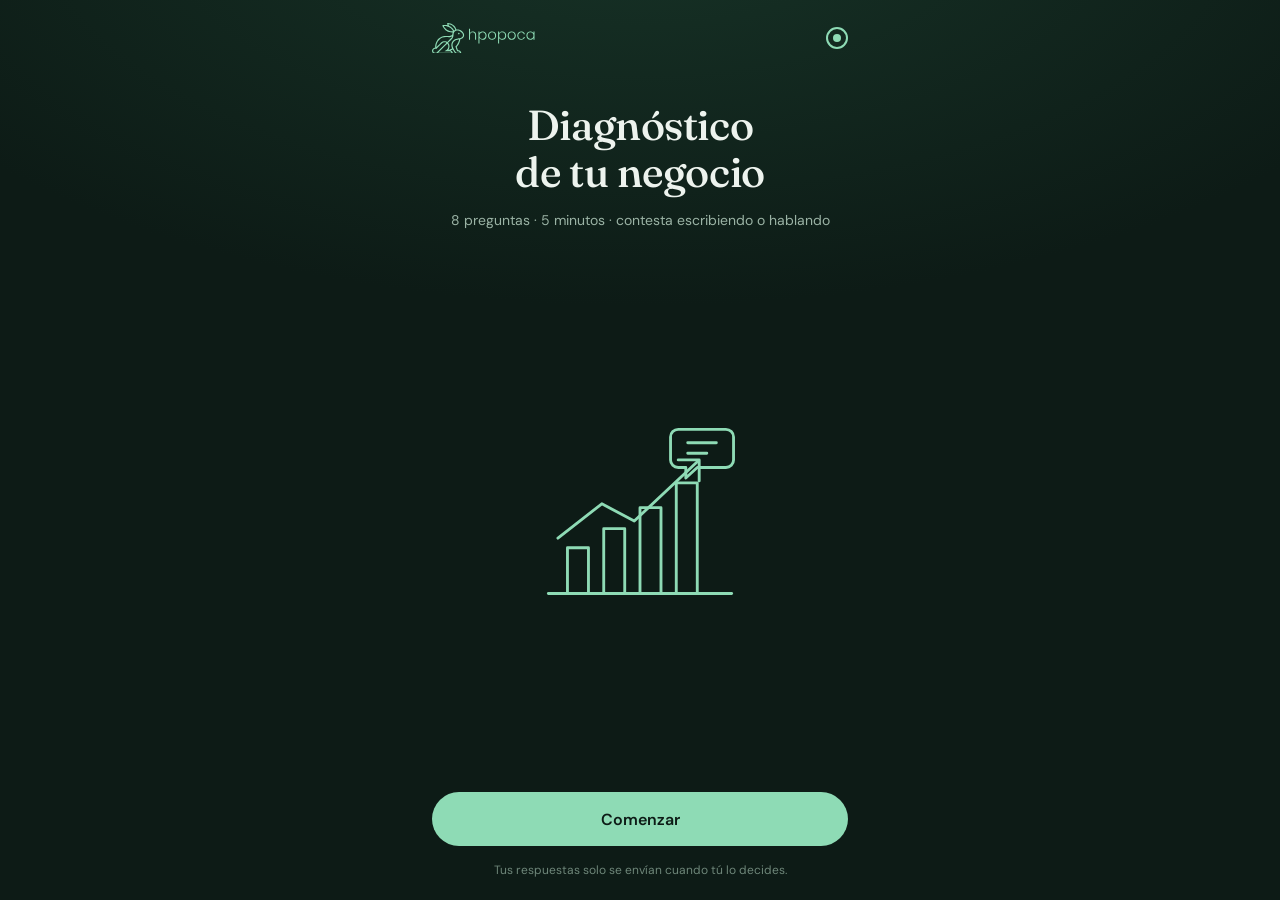
<file: diagnostico/index.html>
<!DOCTYPE html>
<html lang="es">
<head>
<meta charset="UTF-8">
<meta name="viewport" content="width=device-width, initial-scale=1, viewport-fit=cover">
<title>Diagnóstico de tu negocio · hpopoca</title>
<meta name="description" content="Diagnóstico rápido para tu negocio: contesta escribiendo o hablando.">
<meta name="theme-color" content="#0D1B16">
<meta name="robots" content="noindex, nofollow">
<link rel="preconnect" href="https://fonts.googleapis.com">
<link rel="preconnect" href="https://fonts.gstatic.com" crossorigin>
<link href="https://fonts.googleapis.com/css2?family=Fraunces:opsz,wght@9..144,400;9..144,500;9..144,600&family=DM+Sans:wght@400;500;600&display=swap" rel="stylesheet">
<style>
  :root{
    --bg:#0D1B16; --bg2:#10231C; --card:#16291F; --card2:#1B3127; --line:#284536;
    --mint:#8EDBB5; --mint-d:#5FA585; --lime:#C8F25A; --text:#EDF3EE; --muted:#9BB3A5; --dim:#6E8679;
    --r:18px;
  }
  *{box-sizing:border-box;margin:0;padding:0}
  html,body{height:100%}
  body{
    font-family:"DM Sans",system-ui,sans-serif;color:var(--text);
    background:radial-gradient(120% 80% at 50% -10%,#173327 0%,var(--bg) 55%) fixed,var(--bg);
    -webkit-font-smoothing:antialiased;
  }
  .app{
    max-width:460px;min-height:100dvh;margin:0 auto;display:flex;flex-direction:column;
    padding:calc(18px + env(safe-area-inset-top)) 22px calc(22px + env(safe-area-inset-bottom));
  }
  header{display:flex;align-items:center;justify-content:space-between;height:40px;flex-shrink:0}
  .logo{color:var(--mint);height:30px;display:block}
  .logo svg{height:100%;width:auto;display:block}
  .dot{width:22px;height:22px;border-radius:50%;border:2px solid var(--mint);display:grid;place-items:center}
  .dot::after{content:"";width:8px;height:8px;border-radius:50%;background:var(--mint)}

  .screen{display:none;flex:1;flex-direction:column;animation:in .35s ease}
  .screen.on{display:flex}
  @keyframes in{from{opacity:0;transform:translateY(8px)}to{opacity:1;transform:none}}

  h1,h2{font-family:"Fraunces",Georgia,serif;font-weight:500;letter-spacing:-.01em;line-height:1.12}
  h1{font-size:clamp(34px,9vw,42px);text-align:center;margin-top:44px}
  h2{font-size:clamp(26px,7vw,31px);text-align:center}
  .meta{text-align:center;color:var(--muted);font-size:14px;margin-top:14px;line-height:1.5}
  .illus{flex:1;display:grid;place-items:center;min-height:200px}
  .illus svg{width:min(210px,60%);height:auto}

  .btn{
    font:600 16px "DM Sans",sans-serif;border:none;border-radius:999px;height:54px;padding:0 26px;
    cursor:pointer;display:inline-flex;align-items:center;justify-content:center;gap:9px;
    transition:transform .12s, background .2s, opacity .2s, color .2s;text-decoration:none;
  }
  .btn:active{transform:scale(.97)}
  .btn-main{background:var(--mint);color:#0D1B16;width:100%}
  .btn-main:disabled{background:#2A3F35;color:var(--dim);cursor:not-allowed}
  .btn-lime{background:var(--lime);color:#13200A;width:100%;box-shadow:0 0 0 0 rgba(200,242,90,.5);animation:pulse 2.4s infinite}
  @keyframes pulse{0%{box-shadow:0 0 0 0 rgba(200,242,90,.35)}70%{box-shadow:0 0 0 14px rgba(200,242,90,0)}100%{box-shadow:0 0 0 0 rgba(200,242,90,0)}}
  .btn-ghost{background:transparent;color:var(--text);border:1.5px solid var(--line)}
  .btn-ghost.sel{border-color:var(--mint);color:var(--mint)}
  .btn-mic{background:var(--mint);color:#0D1B16}
  .link{background:none;border:none;color:var(--muted);font:500 15px "DM Sans",system-ui,sans-serif;cursor:pointer;text-decoration:underline;text-underline-offset:4px;padding:12px 6px}
  .link:disabled{opacity:.3;cursor:default}

  .progress{margin-top:16px}
  .bar{height:5px;background:#22382D;border-radius:9px;overflow:hidden}
  .bar i{display:block;height:100%;background:var(--mint);border-radius:9px;transition:width .4s ease}
  .count{text-align:center;color:var(--muted);font-size:13px;margin-top:9px;letter-spacing:.02em}
  .qwrap{margin-top:26px}
  .help{text-align:center;color:var(--muted);font-size:14px;margin-top:10px;line-height:1.45}
  textarea{
    width:100%;margin-top:22px;min-height:150px;resize:vertical;border-radius:var(--r);
    background:var(--card);border:1.5px solid var(--line);color:var(--text);
    font:400 16.5px/1.5 "DM Sans",sans-serif;padding:16px 18px;outline:none;transition:border-color .2s;
  }
  textarea:focus{border-color:var(--mint-d)}
  textarea::placeholder{color:var(--dim)}
  .chips{display:flex;flex-wrap:wrap;gap:8px;margin-top:14px}
  .chip{
    background:var(--card2);border:1px solid var(--line);color:var(--text);border-radius:999px;
    font:500 13.5px "DM Sans",system-ui,sans-serif;padding:8px 13px;cursor:pointer;transition:all .15s
  }
  .chip:hover{border-color:var(--mint-d)}
  .chip.used{background:rgba(142,219,181,.14);border-color:var(--mint);color:var(--mint)}
  .modes{display:grid;grid-template-columns:1fr 1fr;gap:12px;margin-top:18px}
  .spacer{flex:1;min-height:20px}
  .nav{display:flex;align-items:center;justify-content:space-between;gap:12px}
  .nav .btn-main{width:auto;min-width:150px}
  .tip{
    display:none;margin-top:14px;background:var(--card2);border:1px solid var(--line);border-left:3px solid var(--lime);
    border-radius:12px;padding:12px 14px;font-size:14px;color:var(--muted);line-height:1.45
  }
  .tip.on{display:block}
  .tip b{color:var(--text)}

  /* Voz */
  .voice{
    position:fixed;inset:0;z-index:20;display:none;flex-direction:column;align-items:center;
    background:rgba(13,27,22,.97);backdrop-filter:blur(6px);
    padding:calc(70px + env(safe-area-inset-top)) 26px calc(34px + env(safe-area-inset-bottom));
  }
  .voice.on{display:flex;animation:in .25s ease}
  .voice h2{color:var(--mint);margin-top:30px}
  .viz{position:relative;width:100%;max-width:380px;height:190px;margin-top:40px;display:flex;align-items:center;justify-content:center}
  #waves{position:absolute;inset:0;width:100%;height:100%}
  .micbig{
    position:relative;z-index:2;width:104px;height:104px;border-radius:50%;background:var(--lime);
    display:grid;place-items:center;box-shadow:0 0 50px 12px rgba(200,242,90,.35),0 0 0 12px rgba(200,242,90,.12);
    animation:glow 1.6s ease-in-out infinite
  }
  @keyframes glow{50%{box-shadow:0 0 70px 18px rgba(200,242,90,.45),0 0 0 18px rgba(200,242,90,.08)}}
  .live{
    margin-top:36px;max-width:360px;text-align:center;font-style:italic;color:var(--muted);
    font-size:16px;line-height:1.5;min-height:72px;max-height:30vh;overflow:auto
  }
  .live b{font-style:normal;color:var(--text);font-weight:400}

  /* Resumen */
  .cards{display:flex;flex-direction:column;gap:10px;margin-top:22px}
  .card{
    background:var(--card);border:1px solid var(--line);border-radius:14px;padding:13px 14px;
    display:grid;grid-template-columns:1fr auto;gap:10px;align-items:start
  }
  .card .q{font-size:13px;color:var(--mint);font-weight:600;line-height:1.35}
  .card .a{font-size:14.5px;color:var(--text);margin-top:4px;line-height:1.45;
    display:-webkit-box;-webkit-line-clamp:3;-webkit-box-orient:vertical;overflow:hidden;white-space:pre-line}
  .card .a.empty{color:var(--dim);font-style:italic}
  .edit{background:none;border:none;color:var(--mint);cursor:pointer;padding:4px;border-radius:8px}
  .edit:hover{background:var(--card2)}
  .send{margin-top:22px;display:flex;flex-direction:column;gap:10px}
  .note{text-align:center;color:var(--dim);font-size:12.5px;line-height:1.45}
  .toast{position:fixed;left:50%;bottom:28px;transform:translateX(-50%) translateY(20px);opacity:0;
    background:var(--mint);color:#0D1B16;font-weight:600;font-size:14px;padding:11px 18px;border-radius:999px;transition:all .25s;z-index:30}
  .toast.on{opacity:1;transform:translateX(-50%)}
  .fine{text-align:center;color:var(--dim);font-size:12px;margin-top:16px}
  .fine a{color:var(--muted)}
</style>
</head>
<body>
<div class="app">
  <header>
    <span class="logo" aria-label="hpopoca"><svg xmlns="http://www.w3.org/2000/svg" viewBox="0 0 98093 28700" fill="currentColor" fill-rule="evenodd" role="img"><title>hpopoca</title><path d="M5886.2 28544.73c-20.97,-164.21 117.78,-230.04 210.44,-324.13l7390.51 -7390.66c149.56,-149.01 944.82,-1020.38 1132.91,-1062.75 438.11,297.15 874.09,1396.16 969.02,2038.89 174.97,1184.62 -188.56,2557.93 -1039.88,3366.25 -260.22,247.08 -465.14,489.75 -754.18,727.62 -438.4,360.77 -1697.19,1005.85 -1758.13,1205.21 1351.53,3.69 2715.25,-1.57 4065.58,19.93 980.8,15.62 1520.43,-0.44 2246.93,774.49 107.54,114.71 373.57,469.2 300.57,648.52 -433.72,47.57 -2617.55,20.33 -3218.52,19.99l-9545.25 -23.36zm5604.24 -10013.97c709.66,-94.82 2282.13,206.33 2148.78,544.6 -26.4,66.95 -1242.3,1255.86 -1405.73,1418.04l-7054.98 7056.18c-436.2,446.78 -880.3,917.6 -1816.11,1003.85 -2387.03,220 -3000.86,-2849.81 -1049.99,-3658.17 457.42,-189.54 747.56,-160.9 1265.73,-145.85 530.21,15.4 376.18,66.81 948.45,-462.45l4293.35 -4173.18c203.43,-251.31 644.74,-619.09 916.08,-847.21 447.03,-375.85 1146.65,-654.6 1754.42,-735.81zm15278.3 10009.43c-127.99,47.3 -3059.91,61.6 -3285.73,13.23 -258.88,-55.44 -608.74,-429.5 -702.87,-568.51l-1433.24 -2235.88c-1160.44,-1840.82 -2221.17,-3947.62 -1460.4,-6245.97 214.97,-649.44 548.45,-1054.68 931.95,-1537.7 531.02,-668.81 1616.76,-1311.5 2406.45,-1684.09 543.41,-256.38 2258.03,-694.46 2665.57,-579.42 69.23,142.83 1.47,408.75 -22.82,572.16 -29.07,195.58 -66.63,337.83 -115.07,524.58 -399.67,1540.81 -1028.12,3046.53 -2037.49,4240.59 -309.73,366.41 -898.53,1059.63 -1233.7,1267.38 -20.69,595.64 620.17,2508 893.09,3108.6 147.38,324.31 260.16,578.37 386.4,917.85 457.45,1230.19 793.9,569.59 1751.13,895.25 462.81,157.44 915.27,488.85 1108.65,866.84l162.19 331.32c25.06,196.78 4.04,-169.28 -1.31,56.3l-12.8 57.47zm-22576.57 -5568.66c-119.63,-783.05 104.53,-2109.5 319.65,-2827.09 553.15,-1845.18 1345.66,-3194.97 2741.66,-4419.11 1696.54,-1487.68 3937.2,-2297.74 6414.23,-2233.93 1507.26,38.82 2755.87,375.46 4377.57,-97.4 322.21,-93.95 1049.35,-391.45 1148.08,-378.93 21.24,238.15 -253.72,695.24 -364.44,844.41 -230.65,310.75 -2622.69,2684.37 -3042.03,3096.37 -1666.84,1637.66 -996.14,1238.9 -1940.2,840.7 -928.32,-391.56 -1610.05,-480.09 -2648.48,-356.5 -592.31,70.49 -1122.49,299.72 -1560.13,563.96 -539.47,325.72 -759.18,515.95 -1171.88,909.12l-1336.12 1309.51c-92.82,95.58 -173.67,166.12 -270.6,258.85l-2386.48 2306.12c-101.38,96.64 -130.87,199.46 -280.83,183.92zm11257.35 -4042.61c96.9,-148.03 312.65,-336.01 436.71,-462.39 148.15,-150.92 271.67,-276 420.44,-426.27 289.27,-292.21 551.79,-559.73 840.65,-852.73 572.05,-580.24 1117.89,-1155.39 1698.65,-1723.43 180.44,-176.49 288.24,-241.53 442.24,-439.25 126.92,-162.97 258.78,-286.36 392.56,-454.38 486.74,-611.36 804.37,-1716.24 877.64,-2534.96 96.56,-1079.07 3.13,-1860.06 559.1,-2871.7 1181.47,-2149.81 4106.94,-2360.11 5929.7,-1144.56 615.97,410.77 1327.82,1023.13 1743.24,1642.98 203.87,304.19 497.27,740.49 647.64,1080.23 577.65,1305.12 -223.71,2693.22 -1479.13,3285.6 -1380.73,651.52 -3409.47,439.07 -5468.74,1340.16 -372.73,163.1 -1281.08,708.38 -1604.43,971.47 -797.43,648.82 -1413.74,1288.5 -1900.43,2369.8 -366.57,814.45 -523.42,1985.92 -440.14,2970.1 121.25,1432.69 706.5,2373.99 719.48,2646.83 -285.71,307.5 -2868.92,1253.11 -3491.27,1287.49 5.7,-163.52 235.1,-481.69 388.46,-768.84 687.34,-1286.99 811.06,-3241.17 146.71,-4536.79 -130.18,-253.88 -251.17,-508.59 -399.32,-727.81l-459.76 -651.55zm-955.02 -15676.87c1141.89,265.44 2011.69,742.44 2867.71,1363.59 388.36,281.8 1042.22,835.89 1344.8,1195 680.22,807.32 546.67,616.95 1079.89,1460.76 52.37,82.88 314.06,451.79 278.16,533.15 -71.42,161.84 -1393.94,71.54 -1601.26,53.5 -524.84,-45.66 -984.54,-116.47 -1481.64,-218.94 -1553.96,-320.33 -3174.4,-1406.91 -4211.85,-2558.22 -355.85,-394.91 -1359.16,-1586.46 -1372.83,-2031.08 706.15,-181.61 2369.78,33.19 3097.02,202.24zm7650.82 2930.14c96.34,236.5 225.85,403.79 6.69,523.9 -230,126.04 -863.92,534.02 -1005.56,538.91 -125.21,-93.68 -487.66,-746.33 -629.96,-950.22 -437.49,-626.8 -914,-1153.51 -1420.85,-1684.03l-404.79 -370.65c-930.97,-771.68 -1245.34,-961.74 -2347.29,-1534.81 -235.72,-122.59 -232.46,-190.43 -310.15,-465.54 -286.65,-1015.05 -303.04,-1033.4 108.23,-955.97 1630.18,306.91 3044.28,922.28 4157.18,2088.99 70.52,73.94 115.81,130.07 188.02,200.05 413.39,400.63 535.06,611.1 860.36,1079.99 274.05,395.04 603.41,1051.42 798.12,1529.38zm940.25 -622.02c-82.71,-230.76 -195.98,-434.2 -303.45,-649.25 -292.46,-585.23 -1053.4,-1739.14 -1537.31,-2202.32l-1554.05 -1267.74c-190.47,-121.94 -406.78,-228.02 -609.59,-343.1 -335.69,-190.49 -886.5,-448.27 -1296.79,-574.28 -661.84,-203.28 -2520.38,-622.67 -3230.77,-502.07 -50.07,274.61 62.28,836.51 101.74,1128.33 35.65,263.68 193.21,807.68 168.87,1014.72 -236.85,38.82 -907.21,-157.07 -1201.65,-196.66 -411.56,-55.32 -913.67,-97.33 -1330.84,-96.58 -445.84,0.81 -2233.11,76.97 -2521.26,288.32 -55.96,223.86 498.03,1234.57 620.41,1488.06 284.16,588.62 860.65,1394.81 1286.79,1890.04 215.18,250.07 807.35,889.09 1043.18,1073.17 110.06,85.9 171.34,165.18 277.92,250.98 1433.3,1153.76 2917.04,1799.06 4849.55,2067.36 332.93,46.22 628.81,78.73 968.91,93.86 187.16,8.32 896.23,-22.71 996.61,39.74 66.33,58.65 32.28,-17.1 43.61,86.66 2.24,20.45 -5.69,55.55 -11.13,77.67 -10.7,43.52 -48.45,135.17 -66.19,186.48 -435.27,1259.11 -29.42,1636.52 -924.45,2391.23 -687.77,579.94 -2005.87,720.09 -3106.73,706.87 -1612.28,-19.35 -1808.55,-265.54 -3647.36,-50.92 -2081.94,243 -3779.45,961.68 -5359.84,2223.81 -912.34,728.6 -1181.05,1096.48 -1827.77,1946.17 -993.28,1305.04 -1814.02,3590.88 -1885.5,5720.14 -53.88,1604.74 287.43,1167.14 -560.53,1329.14 -498.95,95.32 -1003.14,350.24 -1288.31,612.12 -763.89,701.51 -1244.71,1461.92 -1172.48,2611.6 51.15,814.1 590.3,1705.6 1205.42,2152.28 105.38,76.51 162.87,135.92 265.62,193.68 1022.85,575.05 2052.96,414.23 3334.64,417.61 1524.41,4.01 14912.82,105.25 15146.86,-0.41 91.82,-90.54 -86.24,-1145.19 -107.29,-1224.07 -118.09,-442.43 -192.1,-635.96 -408.71,-967.27 -292.13,-446.83 -609.79,-738.33 -1081.71,-999.62 -129.72,-71.83 -339.49,-155.99 -426.73,-244.5 81.94,-157.96 734.04,-330.06 924.46,-416.56 226.98,-103.11 690.96,-371.94 925.1,-394.01l1851.15 2860.28c988.98,1520.49 1140.14,1416.92 3285.2,1416.92 180.33,0 2875.95,28.61 3058.79,-17.43l54.94 -23.46c117.08,-325.05 -47.42,-1193.12 -152.73,-1517.06 -135.88,-417.98 -382.75,-861.55 -630.74,-1099 -302.26,-289.4 -525.73,-505.56 -1007.56,-721.14 -1728.34,-773.3 -1024.65,639.59 -2034.4,-1881.71 -178.1,-444.7 -496.9,-1209.66 -527.12,-1710.82 169.15,-131.86 195.6,-192.75 322.51,-341.4l320.07 -349.87c1523.43,-1682.55 2107.08,-3258.24 2600.8,-5443.49 51.86,-229.54 113.77,-992.09 182.67,-1120.37 109.34,-80.29 796.05,-229.89 996.13,-309.67 327.52,-130.6 594.15,-244.8 849.97,-419.39 1175.93,-802.56 1814.15,-1783.39 1794.54,-3293.5 -12.85,-989.29 -816.71,-2308.45 -1490.15,-2996.07 -601.45,-614.1 -945.71,-970.03 -1727.18,-1448.65 -1021.7,-625.77 -1779.41,-814.14 -2963.31,-851.45 -442.38,-13.94 -799.92,85.38 -1199.45,81.5 -135.79,-157.45 -204.65,-455.22 -283.38,-674.9z"/><path d="M66819.45 8940.84c1837.28,-129.27 3048.21,1060.57 3148.77,2789.99 98.63,1696.3 -714.79,3295.81 -2575.28,3453.9 -1825.99,155.15 -3090.33,-1149.4 -3184.72,-2844.31 -96.93,-1740.55 868.94,-3276.99 2611.23,-3399.58zm-2616.62 906.94l-8.76 -1679.8 -985.63 2.28 -0.35 11453.69 986.44 12.8 0.14 -5357.73c114.25,140.01 173.57,307.98 298.7,461.32 384.57,471.28 699.67,758.51 1321.8,1042.93 751.69,343.65 1846.82,374.26 2663.64,102.9 1509,-501.33 2504.04,-1842.82 2519.65,-3801.14 7.55,-946.49 -248.65,-1842.38 -669.5,-2475.36 -1407.57,-2117.06 -4924.6,-2124.94 -6126.13,238.11z"/><path d="M47793.69 8972.67c882.65,-164.18 1831.43,105.3 2353.05,570.11 587.88,523.86 919.37,1137 1016.51,1982.69 218.83,1905.13 -732.86,3385.23 -2357.24,3626.78 -1887.38,280.66 -3129.82,-947.05 -3364.82,-2561.22 -276.9,-1902.07 776.42,-3325.19 2352.5,-3618.36zm-2389.27 841.57l0 -1631.9 -986.06 -15.66 0 11469.01 986.1 -2.69 0.15 -5330.06c161.72,138.15 197.48,406.57 698.16,872.5 1965.93,1829.45 6075.14,907.79 6106.35,-3090.42 15.17,-1943.81 -969.96,-3337.65 -2434.69,-3828.14 -815.95,-273.24 -1916.91,-280.14 -2695.36,56.18 -445.52,192.48 -631.77,355.2 -948.44,604.41 -167.34,131.69 -414.16,420.59 -540.34,623.59l-185.87 273.18z"/><path d="M94004.35 8933.69c1781.41,-113.79 2974.95,1198.13 3073.87,2882.04 251.71,4285 -5549.45,4566.92 -5765.28,481.95 -100.33,-1898.92 909.41,-3250.16 2691.41,-3363.99zm3088.34 5330.36l1 1692.96 988.09 -0.01 10.92 -7788.62 -1000.63 0 -0.97 1678.75c-259.62,-626.06 -970.82,-1257.3 -1603.71,-1512.44 -2278.86,-918.64 -5210.98,348.13 -5199.37,3715.07 15.75,4570.59 5153.19,5024.5 6641.74,2475.58 65.34,-111.88 96.81,-183.29 162.93,-261.29z"/><path d="M35387.99 15957l989.64 0c117.95,-1076.7 -88.78,-3428.91 28.98,-4691.51 130.38,-1397.98 926.31,-2345.02 2378.67,-2370.89 1493.26,-26.59 2347.13,876.65 2427.2,2313.42 74.63,1339.02 -80.75,3693.09 18.64,4745.95l967.58 3.29c41.86,-380.87 10.35,-3142.21 10.05,-3766.4 -0.63,-1278.93 11.26,-2251.85 -706.39,-3104.21 -282.33,-335.32 -591.3,-625.12 -1085.04,-821.86 -955.98,-380.94 -2229.8,-314.52 -3097.39,238.61 -484.43,308.85 -596.93,495.15 -919.66,960.28l-12.91 -4064.59 -999.71 0 0.34 10557.91z"/><path d="M73402.82 12190.86c-181.39,-4241.85 5602.67,-4397.44 5737.79,-283.4 118.85,3618.81 -3635.04,3916.31 -4917.04,2486.74 -491.77,-548.38 -777.51,-1191.92 -820.75,-2203.34zm2411.88 -4115.45c-2188.27,175.59 -3622.04,2059.02 -3410.38,4469.07 188.79,2149.68 1939.18,3790.28 4340.69,3492.48 2189.8,-271.55 3623.49,-1971.29 3406.17,-4444.48 -196.52,-2236.44 -1887.29,-3713.6 -4336.48,-3517.07z"/><path d="M57115.53 8940.51c1826.78,-224.01 3068.5,1051.75 3218.13,2686.23 96.1,1049.69 -101.04,1726.34 -560.07,2431.38 -375.72,577.08 -1158.69,1022.11 -1878.51,1115.48 -1867.43,242.22 -3144.73,-1017.89 -3268.06,-2700.01 -141.93,-1935.77 752.64,-3320.21 2488.51,-3533.08zm-208.69 -844.9c-2366.61,374.86 -3543.17,2248.82 -3278.93,4569.98 243.21,2136.45 1997.84,3684.13 4440.04,3355.06 2145.98,-289.14 3563.3,-2080.88 3280.75,-4560.25 -142.18,-1247.63 -703,-2023.26 -1365.13,-2581.86 -672.2,-567.1 -1919.17,-966.28 -3076.73,-782.93z"/><path d="M88897.4 13416.18l-1005.39 0c-75.69,41.83 -30.71,1.75 -73.46,76.43 -19.78,34.57 -32.44,92.23 -44.73,132.34 -65.63,214.24 -193.94,461.85 -316.93,635.46 -1063.58,1501.28 -4823.98,1603.54 -4898.31,-2140.09 -31.73,-1598.12 699.88,-2783.03 2005.42,-3114.74 708.33,-179.98 1596.38,-92.86 2157.78,227.97 591.01,337.75 865.23,700.37 1114.57,1460.75l1049.75 6.84c-27.39,-555.01 -402,-1087.54 -688.34,-1461.16 -1504.56,-1963.2 -6654.37,-1796.34 -6655.41,2809.78 -1.15,5115.57 6605.24,5129.83 7355.05,1366.42z"/><path d="M25487.61 9322.29c-487.86,137.04 -671.02,526.26 -567.95,922.41 221.07,849.69 1684.98,612.58 1455.11,-391.05 -77.36,-337.78 -440.18,-656.9 -887.16,-531.36z"/></svg></span>
    <span class="dot" aria-hidden="true"></span>
  </header>

  <!-- 01 Bienvenida -->
  <section class="screen on" id="s-welcome">
    <h1 id="w-title">Diagnóstico<br>de tu negocio</h1>
    <p class="meta" id="w-meta"></p>
    <div class="illus" aria-hidden="true">
      <svg viewBox="0 0 220 200" fill="none" stroke="#8EDBB5" stroke-width="3" stroke-linecap="round" stroke-linejoin="round">
        <path d="M14 186h192"/>
        <rect x="34" y="138" width="22" height="48"/><rect x="72" y="118" width="22" height="68"/>
        <rect x="110" y="96" width="22" height="90"/><rect x="148" y="70" width="22" height="116"/>
        <path d="M24 128 70 92l34 18 66-62"/><path d="M150 46h22v22"/>
        <path d="M150 14h50a8 8 0 0 1 8 8v24a8 8 0 0 1-8 8h-30l-12 11v-11h-8a8 8 0 0 1-8-8V22a8 8 0 0 1 8-8z"/>
        <path d="M160 28h30M160 39h20"/>
      </svg>
    </div>
    <button class="btn btn-main" id="start">Comenzar</button>
    <p class="fine">Tus respuestas solo se envían cuando tú lo decides.</p>
  </section>

  <!-- 02 Pregunta -->
  <section class="screen" id="s-question">
    <div class="progress">
      <div class="bar"><i id="bar"></i></div>
      <p class="count" id="count"></p>
    </div>
    <div class="qwrap">
      <h2 id="qtext"></h2>
      <p class="help" id="qhelp"></p>
    </div>
    <textarea id="answer" placeholder="Escribe aquí tu respuesta…"></textarea>
    <div class="chips" id="chips"></div>
    <div class="modes">
      <button class="btn btn-ghost sel" id="mode-write" type="button">
        <svg width="18" height="18" viewBox="0 0 24 24" fill="none" stroke="currentColor" stroke-width="2" stroke-linecap="round" stroke-linejoin="round"><path d="M12 20h9"/><path d="M16.5 3.5a2.1 2.1 0 0 1 3 3L7 19l-4 1 1-4Z"/></svg>
        Escribir
      </button>
      <button class="btn btn-mic" id="mode-voice" type="button">
        <svg width="18" height="18" viewBox="0 0 24 24" fill="none" stroke="currentColor" stroke-width="2" stroke-linecap="round" stroke-linejoin="round"><rect x="9" y="2" width="6" height="12" rx="3"/><path d="M19 10a7 7 0 0 1-14 0M12 17v5"/></svg>
        Hablar
      </button>
    </div>
    <div class="tip" id="tip">
      🎤 <b>Dicta con tu teclado:</b> toca el cuadro de texto y presiona el <b>micrófono de tu teclado</b> (en iPhone y Android). Habla y tu respuesta se escribe sola.
    </div>
    <div class="spacer"></div>
    <div class="nav">
      <button class="link" id="back">Atrás</button>
      <button class="btn btn-main" id="next" disabled>Siguiente</button>
    </div>
  </section>

  <!-- 04 Resumen -->
  <section class="screen" id="s-summary">
    <h2 style="margin-top:24px">¡Gracias! Revisa<br>tus respuestas</h2>
    <p class="meta">Toca el lápiz si quieres corregir algo.</p>
    <div class="cards" id="cards"></div>
    <div class="send">
      <a class="btn btn-lime" id="wa" href="#" target="_blank" rel="noopener">
        <svg width="20" height="20" viewBox="0 0 24 24" fill="currentColor"><path d="M17.5 14.4c-.3-.1-1.8-.9-2-1-.3-.1-.5-.1-.7.1-.2.3-.8 1-.9 1.2-.2.2-.3.2-.6.1-.3-.1-1.3-.5-2.4-1.5-.9-.8-1.5-1.8-1.7-2.1-.2-.3 0-.5.1-.6l.4-.5c.2-.2.2-.3.3-.5.1-.2 0-.4 0-.5l-.9-2.2c-.2-.6-.5-.5-.7-.5h-.6c-.2 0-.5.1-.8.4-.3.3-1 1-1 2.5s1.1 2.9 1.2 3.1c.1.2 2.1 3.2 5.1 4.5.7.3 1.3.5 1.7.6.7.2 1.4.2 1.9.1.6-.1 1.8-.7 2-1.4.2-.7.2-1.3.2-1.4-.1-.2-.3-.3-.6-.4ZM12 2a10 10 0 0 0-8.6 15.1L2 22l5-1.3A10 10 0 1 0 12 2Zm0 18.2c-1.5 0-3-.4-4.2-1.2l-.3-.2-3 .8.8-2.9-.2-.3A8.2 8.2 0 1 1 12 20.2Z"/></svg>
        <span id="wa-label">Enviar a Héctor</span>
      </a>
      <button class="btn btn-ghost" id="copy" type="button">Copiar mis respuestas</button>
      <p class="note" id="wa-note"></p>
    </div>
  </section>
</div>

<!-- 03 Voz -->
<div class="voice" id="voice" role="dialog" aria-modal="true" aria-label="Dictado por voz">
  <h2>Te escucho…</h2>
  <div class="viz">
    <canvas id="waves"></canvas>
    <div class="micbig">
      <svg width="40" height="40" viewBox="0 0 24 24" fill="none" stroke="#13200A" stroke-width="2.2" stroke-linecap="round" stroke-linejoin="round"><rect x="9" y="2" width="6" height="12" rx="3"/><path d="M19 10a7 7 0 0 1-14 0M12 17v5"/></svg>
    </div>
  </div>
  <p class="live" id="live">Habla con calma, como si mandaras un audio.</p>
  <div class="spacer"></div>
  <button class="btn btn-ghost" id="done" style="min-width:150px">Listo</button>
</div>

<div class="toast" id="toast"></div>

<script>
/* ============================================================
   CONFIGURACIÓN — cambia esto para reutilizarlo con otro cliente
   ============================================================ */
const CONFIG = {
  whatsapp: "525530337547",          // 52 + 10 dígitos, sin espacios
  destinatario: "Héctor",
  minutos: 5,
  clave: "diag-huesped-del-valle-v2",   // nombre para guardar el avance en el celular
  preguntas: [
    { q: "¿Algún departamento se renta completo a veces, o siempre por cuarto?",
      chips: ["Siempre por cuarto", "A veces completo", "Depende de la temporada"] },
    { q: "¿Cobras por noche, por semana o por mes? ¿Pides depósito?",
      chips: ["Por noche", "Por semana", "Por mes", "Sí pido depósito", "No pido depósito"] },
    { q: "¿Cómo te llegan hoy tus huéspedes?",
      chips: ["WhatsApp", "Recomendaciones del hospital", "Airbnb", "Booking", "Facebook", "Llamadas"] },
    { q: "¿Cómo te pagan tus huéspedes?",
      chips: ["Efectivo", "Transferencia", "Tarjeta", "Link de pago"] },
    { q: "¿Cómo llevas hoy el control de quién pagó y quién debe?",
      chips: ["Libreta", "Excel", "De memoria", "En WhatsApp"] },
    { q: "¿Cuántas personas te ayudan y qué hace cada una?",
      help: "Por ejemplo: una persona de limpieza, alguien que me ayuda con los cobros…" },
    { q: "¿Qué es lo que más te quita tiempo o te da dolores de cabeza?",
      help: "Cuéntamelo con confianza: aquí está la clave de lo que vamos a resolver." },
    { q: "¿Qué tipo de personas se hospedan contigo?",
      help: "Si puedes, dime más o menos cuántos son de cada tipo.",
      chips: ["Pacientes", "Familiares de pacientes", "Médicos o personal de salud", "Turistas", "Estudiantes", "Gente por trabajo"] }
  ]
};

/* ============================================================ */
const $ = id => document.getElementById(id);
const P = CONFIG.preguntas, N = P.length;
let answers = new Array(N).fill("");
let i = 0, backToSummary = false;

try { const s = JSON.parse(localStorage.getItem(CONFIG.clave)); if (Array.isArray(s) && s.length === N) answers = s; } catch(e){}
const save = () => { try { localStorage.setItem(CONFIG.clave, JSON.stringify(answers)); } catch(e){} };

$("w-meta").textContent = `${N} preguntas · ${CONFIG.minutos} minutos · contesta escribiendo o hablando`;
$("wa-label").textContent = `Enviar a ${CONFIG.destinatario}`;

function show(id){
  document.querySelectorAll(".screen").forEach(s => s.classList.toggle("on", s.id === id));
  window.scrollTo(0,0);
}

function render(){
  const p = P[i];
  $("bar").style.width = ((i+1)/N*100) + "%";
  $("count").textContent = `Pregunta ${i+1} de ${N}`;
  $("qtext").textContent = p.q;
  $("qhelp").textContent = p.help || "";
  $("qhelp").style.display = p.help ? "block" : "none";
  $("answer").value = answers[i];
  $("chips").innerHTML = "";
  (p.chips || []).forEach(c => {
    const b = document.createElement("button");
    b.type = "button"; b.className = "chip"; b.textContent = c;
    if (answers[i].includes(c)) b.classList.add("used");
    b.onclick = () => {
      const t = $("answer");
      if (t.value.includes(c)) return;
      t.value = t.value.trim() ? t.value.trim() + ", " + c : c;
      b.classList.add("used"); onInput();
    };
    $("chips").appendChild(b);
  });
  $("back").disabled = i === 0;
  $("next").textContent = backToSummary ? "Guardar" : (i === N-1 ? "Terminar" : "Siguiente");
  $("tip").classList.remove("on");
  onInput();
}

function onInput(){
  answers[i] = $("answer").value;
  save();
  $("next").disabled = !answers[i].trim();
}
$("answer").addEventListener("input", onInput);

$("start").onclick = () => {
  const first = answers.findIndex(a => !a.trim());
  if (first === -1) { renderSummary(); show("s-summary"); return; }
  i = first; render(); show("s-question");
};
$("back").onclick = () => { if (i > 0) { i--; render(); } };
$("next").onclick = () => {
  if (backToSummary || i === N-1) { backToSummary = false; renderSummary(); show("s-summary"); return; }
  i++; render();
};
$("mode-write").onclick = () => { $("answer").focus(); };

/* ---------- Resumen y envío ---------- */
function buildMessage(){
  let m = `Hola ${CONFIG.destinatario} 👋 Aquí van mis respuestas del diagnóstico:\n`;
  P.forEach((p,k) => { m += `\n*${k+1}. ${p.q}*\n${answers[k].trim() || "—"}\n`; });
  return m;
}
function renderSummary(){
  const box = $("cards"); box.innerHTML = "";
  P.forEach((p,k) => {
    const c = document.createElement("div"); c.className = "card";
    const a = answers[k].trim();
    c.innerHTML = `<div><p class="q"></p><p class="a${a ? "" : " empty"}"></p></div>
      <button class="edit" aria-label="Editar respuesta ${k+1}">
        <svg width="18" height="18" viewBox="0 0 24 24" fill="none" stroke="currentColor" stroke-width="2" stroke-linecap="round" stroke-linejoin="round"><path d="M12 20h9"/><path d="M16.5 3.5a2.1 2.1 0 0 1 3 3L7 19l-4 1 1-4Z"/></svg>
      </button>`;
    c.querySelector(".q").textContent = p.q;
    c.querySelector(".a").textContent = a || "Sin respuesta";
    c.querySelector(".edit").onclick = () => { i = k; backToSummary = true; render(); show("s-question"); };
    box.appendChild(c);
  });
  $("wa").href = `https://wa.me/${CONFIG.whatsapp}?text=` + encodeURIComponent(buildMessage());
  const n = CONFIG.whatsapp.replace(/^52/, "");
  $("wa-note").textContent = `Se abrirá WhatsApp con tus respuestas listas; solo presiona enviar. Si no se abre, copia tus respuestas y mándalas al ${n.slice(0,2)} ${n.slice(2,6)} ${n.slice(6)}.`;
}
function toast(t){ const el = $("toast"); el.textContent = t; el.classList.add("on"); setTimeout(() => el.classList.remove("on"), 2200); }
$("copy").onclick = async () => {
  const txt = buildMessage();
  try { await navigator.clipboard.writeText(txt); toast("Respuestas copiadas ✓"); }
  catch(e){
    const t = document.createElement("textarea"); t.value = txt; document.body.appendChild(t); t.select();
    try { document.execCommand("copy"); toast("Respuestas copiadas ✓"); } catch(_){ toast("No se pudo copiar"); }
    t.remove();
  }
};

/* ---------- Voz ---------- */
/* Ondas animadas: reaccionan cuando llega texto dictado */
const cv = $("waves"), ctx = cv.getContext("2d");
let energy = 0.35, t0 = 0, raf = null;
function sizeCanvas(){ const r = cv.getBoundingClientRect(), d = window.devicePixelRatio || 1; cv.width = r.width*d; cv.height = r.height*d; ctx.setTransform(d,0,0,d,0,0); }
function draw(t){
  const w = cv.clientWidth, h = cv.clientHeight, mid = h/2;
  ctx.clearRect(0,0,w,h);
  energy = Math.max(0.35, energy*0.985);
  const layers = [
    {a:0.95, f:1.6, s:0.0022, c:"rgba(200,242,90,.95)", lw:2.2},
    {a:0.70, f:2.3, s:-0.0030, c:"rgba(200,242,90,.45)", lw:1.6},
    {a:0.55, f:1.1, s:0.0016, c:"rgba(142,219,181,.55)", lw:1.6},
    {a:0.40, f:3.1, s:-0.0041, c:"rgba(142,219,181,.30)", lw:1.2}
  ];
  layers.forEach(L => {
    ctx.beginPath(); ctx.lineWidth = L.lw; ctx.strokeStyle = L.c;
    for (let x = 0; x <= w; x += 2){
      const n = x/w, env = Math.pow(Math.sin(Math.PI*n), 2);
      const y = mid + Math.sin(n*Math.PI*2*L.f + t*L.s) * env * L.a * energy * (h*0.42);
      x ? ctx.lineTo(x,y) : ctx.moveTo(x,y);
    }
    ctx.stroke();
  });
  raf = requestAnimationFrame(draw);
}
function startWaves(){ sizeCanvas(); cancelAnimationFrame(raf); raf = requestAnimationFrame(draw); }
function stopWaves(){ cancelAnimationFrame(raf); raf = null; }
window.addEventListener("resize", () => { if (raf) sizeCanvas(); });

const SR = window.SpeechRecognition || window.webkitSpeechRecognition;
let rec = null, listening = false, baseText = "", committed = "", interim = "", lastSeg = "";

function showTip(){ $("tip").classList.add("on"); $("answer").focus(); }
function paintLive(){
  const live = $("live"); live.innerHTML = "";
  if (!committed && !interim){ live.textContent = "Habla con calma, como si mandaras un audio."; return; }
  const b = document.createElement("b"); b.textContent = committed; live.appendChild(b);
  live.appendChild(document.createTextNode((committed && interim ? " " : "") + interim));
  live.scrollTop = live.scrollHeight;
}
/* Una frase por sesión (continuous=false) y se reinicia sola:
   así Android no repite el texto acumulado. */
function newRec(){
  const r = new SR();
  r.lang = "es-MX"; r.continuous = false; r.interimResults = true; r.maxAlternatives = 1;
  r.onresult = e => {
    const res = e.results[e.results.length - 1];
    const txt = res[0].transcript.trim();
    energy = Math.min(1.6, energy + 0.5);
    if (res.isFinal){
      if (txt && txt !== lastSeg){ committed = (committed + " " + txt).trim(); lastSeg = txt; }
      interim = "";
    } else interim = txt;
    paintLive();
  };
  r.onerror = e => {
    if (e.error === "not-allowed" || e.error === "service-not-allowed" || e.error === "audio-capture"){ closeVoice(false); showTip(); }
  };
  r.onend = () => {
    if (interim && interim !== lastSeg){ committed = (committed + " " + interim).trim(); lastSeg = interim; interim = ""; paintLive(); }
    if (listening){ setTimeout(() => { if (listening){ try { rec = newRec(); rec.start(); } catch(_){} } }, 150); }
  };
  return r;
}
$("mode-voice").onclick = () => {
  if (!SR) { showTip(); return; }
  baseText = $("answer").value.trim(); committed = ""; interim = ""; lastSeg = "";
  try { rec = newRec(); rec.start(); } catch(err){ showTip(); return; }
  listening = true; paintLive();
  $("voice").classList.add("on"); startWaves();
};
function closeVoice(apply){
  listening = false;
  try { rec && rec.stop(); } catch(_){}
  $("voice").classList.remove("on"); stopWaves();
  if (apply){
    let t = (committed + " " + (interim !== lastSeg ? interim : "")).trim();
    if (t){
      t = t.charAt(0).toUpperCase() + t.slice(1);
      $("answer").value = baseText ? baseText + " " + t : t;
      onInput();
    }
  }
}
$("done").onclick = () => {
  listening = false;
  try { rec && rec.stop(); } catch(_){}
  setTimeout(() => closeVoice(true), 400);
};
</script>
</body>
</html>
</file>
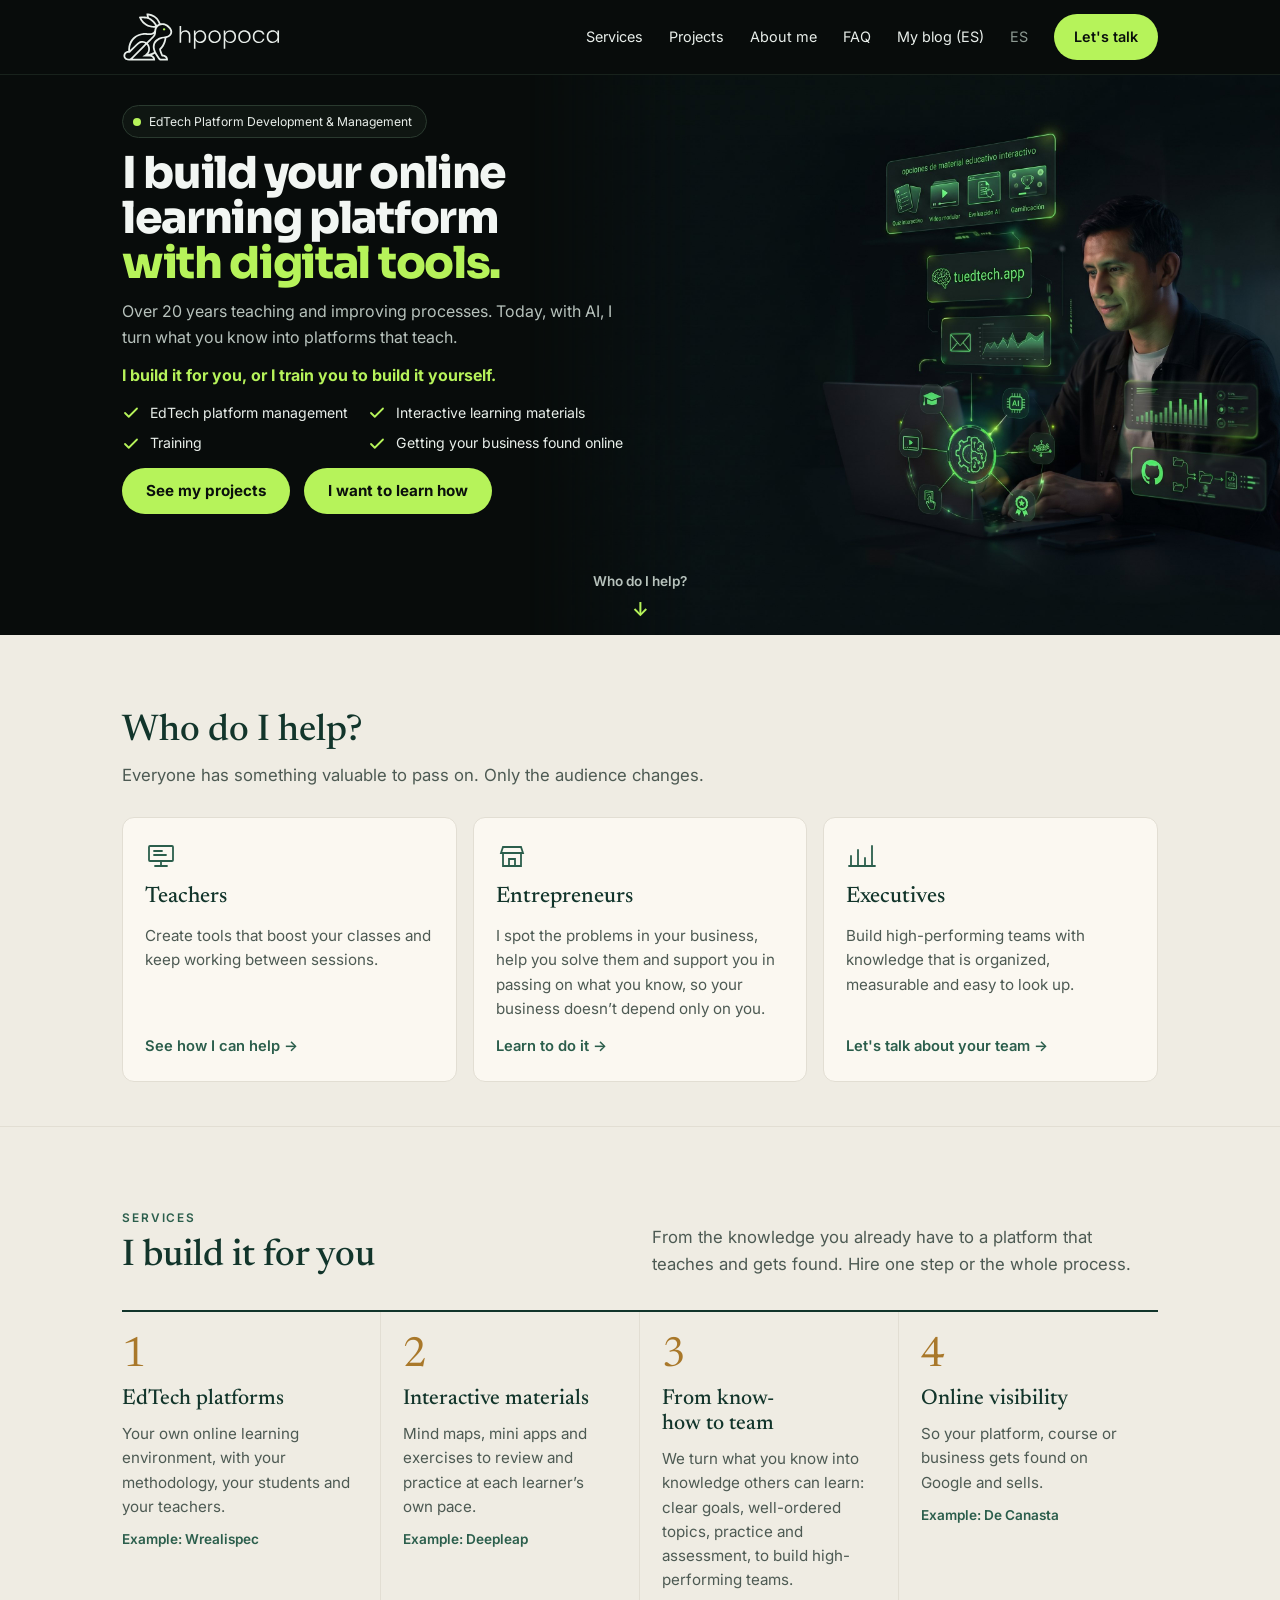
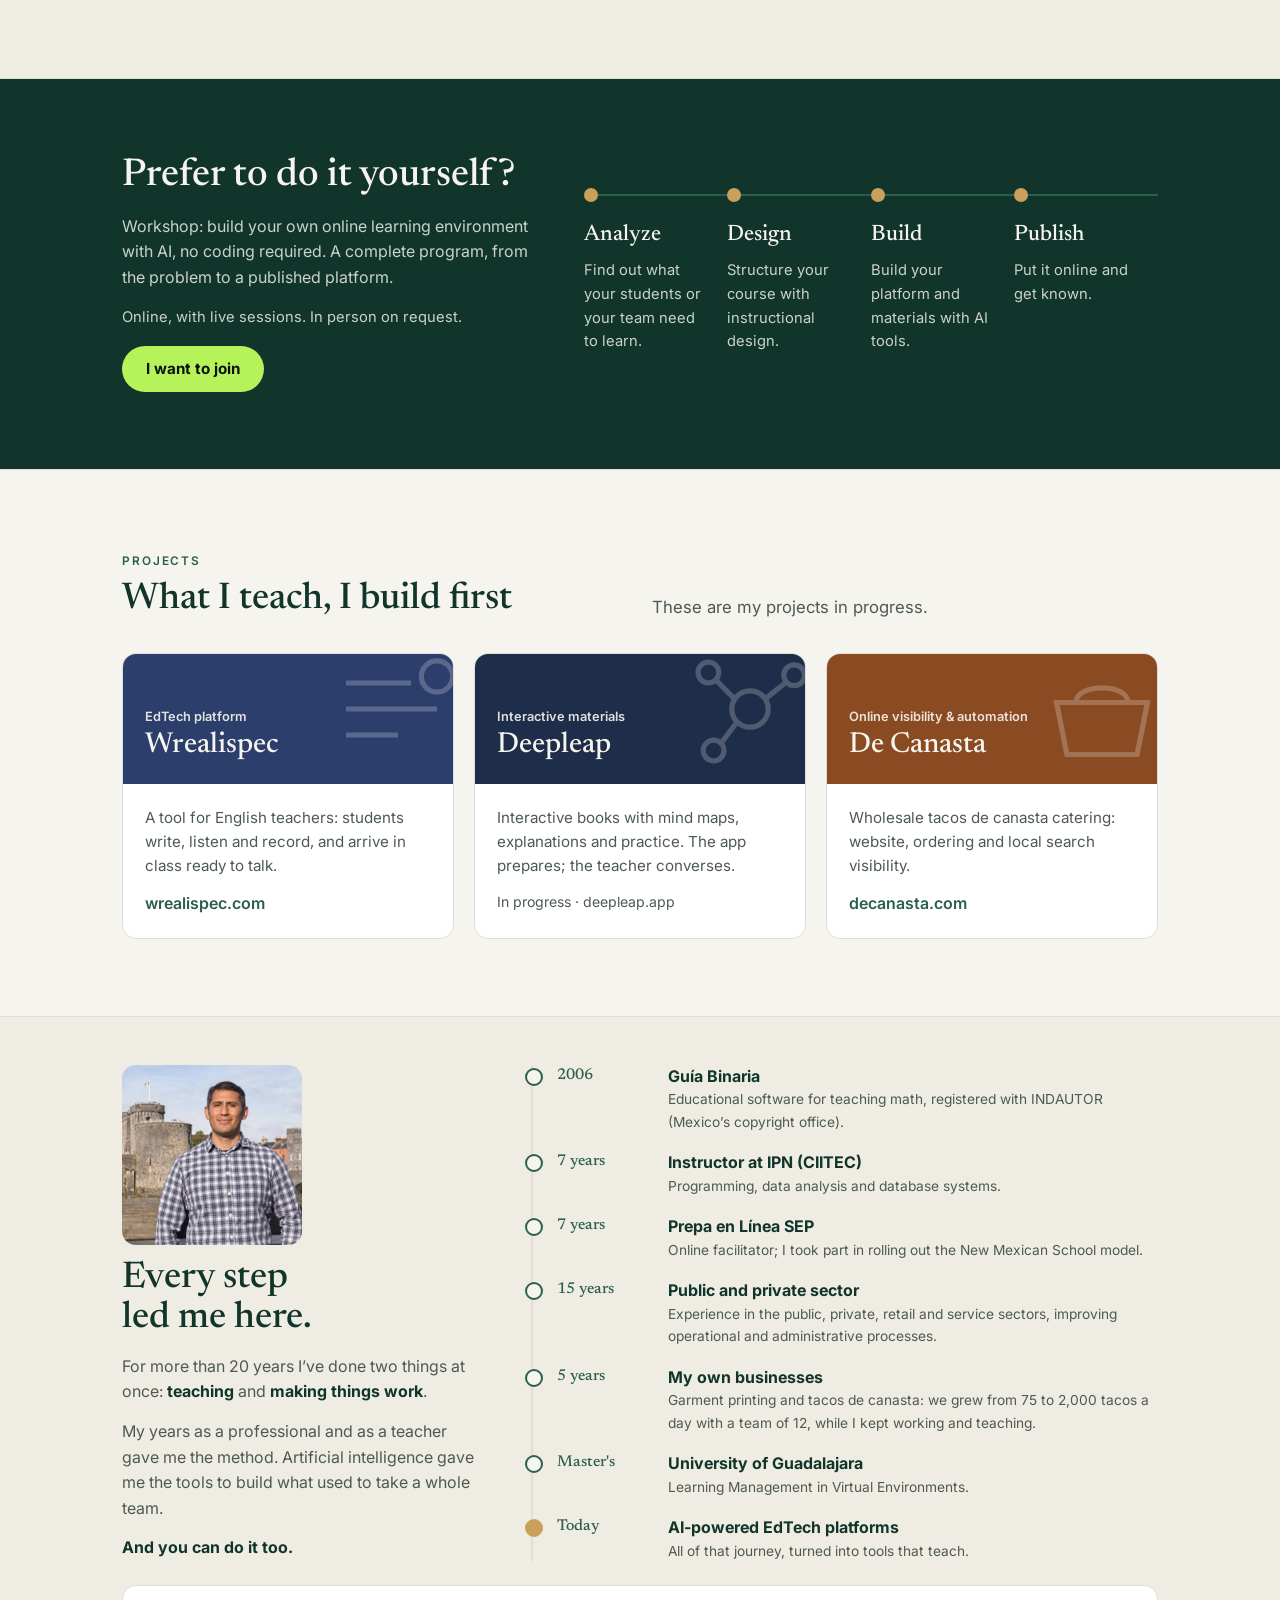
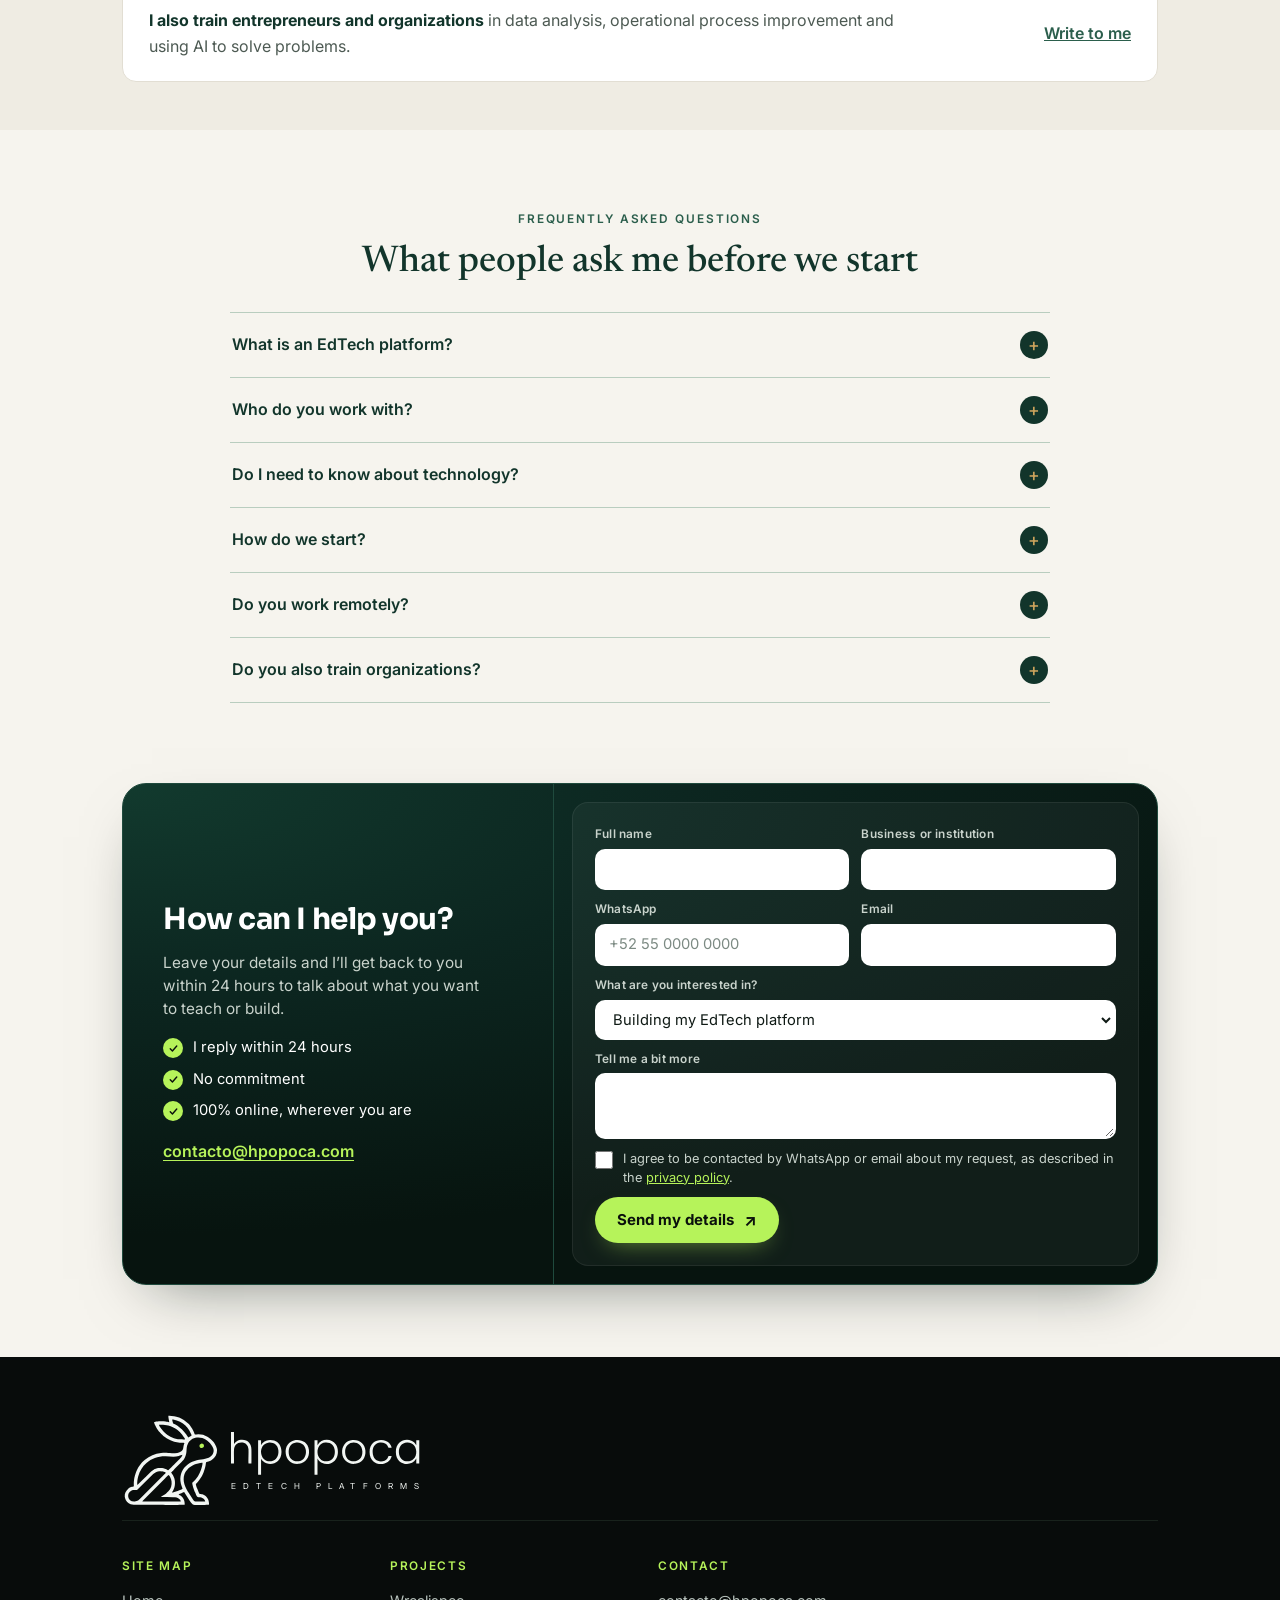
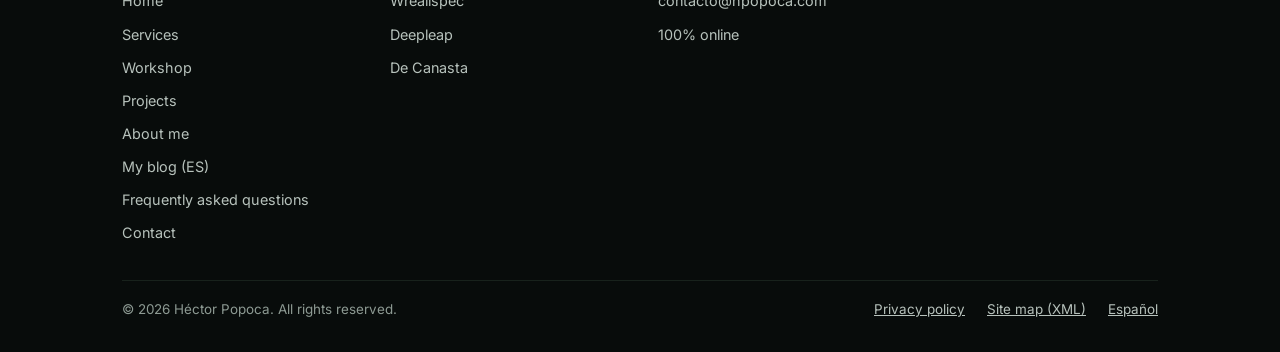
<file: en/index.html>
<!doctype html>
<html lang="en">
<head>
<meta charset="utf-8">
<meta name="viewport" content="width=device-width, initial-scale=1, viewport-fit=cover">
<link rel="canonical" href="https://hpopoca.com/en/">
<link rel="alternate" hreflang="es" href="https://hpopoca.com/">
<link rel="alternate" hreflang="en" href="https://hpopoca.com/en/">
<link rel="alternate" hreflang="x-default" href="https://hpopoca.com/">
<link rel="icon" href="../img/favicon.png" type="image/png">
<link rel="apple-touch-icon" href="../img/favicon.png">
<title>Héctor Popoca | EdTech Platform Development &amp; Management</title>
<meta name="description" content="I build EdTech platforms and online learning environments, interactive materials, training and online visibility. Over 20 years teaching and improving processes.">
<meta property="og:title" content="Héctor Popoca | I build your online learning platform">
<meta property="og:description" content="EdTech platforms, interactive materials, training and online visibility. I build it for you, or I train you to build it yourself.">
<meta property="og:image" content="https://hpopoca.com/img/hero-hector-1200.jpg">
<meta property="og:url" content="https://hpopoca.com/en/">
<meta name="theme-color" content="#080C0B">
<meta name="claude:viewport-fit-sides" content="cover">
<link rel="preconnect" href="https://fonts.googleapis.com">
<link rel="preconnect" href="https://fonts.gstatic.com" crossorigin>
<link rel="stylesheet" href="https://fonts.googleapis.com/css2?family=Sora:wght@700;800&family=Newsreader:ital,opsz,wght@0,6..72,400;0,6..72,500;1,6..72,400&family=Inter:wght@400;500;600;700&display=swap">
<style>
/* Opción D · estilo A: encabezado oscuro con verde neón; contenido marfil con verde bosque y oro */
:root{
  --night:#080C0B; --night-line:#18221C; --lime:#B6F35A; --on-night:#F2F6F3; --on-night-2:#B7C2BC; --on-night-3:#8D9A93;
  --bg:#F6F4EE; --band:#EFECE3; --white:#FFFFFF; --line:#E2DED3; --line-green:#B9CDBF;
  --forest:#12352B; --forest-2:#2B5E4C; --forest-3:#1C4638; --deep:#0C2620; --deep-line:#1F4A3D;
  --gold:#C9A15B; --gold-dark:#8A6420; --gold-num:#A9782A;
  --ink:#12352B; --text:#3A4640; --muted:#4D5A53; --on-forest:#F6F4EE; --on-forest-2:#C9D3CC; --on-forest-3:#A9BCB1;
  --serif:"Newsreader",Georgia,"Times New Roman",serif;
  --sans:"Inter","Segoe UI",system-ui,sans-serif;
  --display:"Sora","Inter",system-ui,sans-serif;
  color-scheme:light;
}
*{box-sizing:border-box}
html{scroll-behavior:smooth}
@media (prefers-reduced-motion:reduce){html{scroll-behavior:auto}}
body{margin:0;background:var(--bg);color:var(--text);font-family:var(--sans);font-size:16px;line-height:1.6}
h1,h2,h3{margin:0;text-wrap:balance}
p{margin:0}
img{max-width:100%;height:auto;display:block}
a{color:var(--forest-2)}
:focus-visible{outline:2px solid var(--gold);outline-offset:3px}
.wrap{max-width:1180px;margin-inline:auto;padding-left:max(clamp(20px,6vw,72px),env(safe-area-inset-left,0px));padding-right:max(clamp(20px,6vw,72px),env(safe-area-inset-right,0px))}
section[id],div[id]{scroll-margin-top:84px}
section.block[id]{scroll-margin-top:16px}
#casos{scroll-margin-top:96px}
#preguntas{scroll-margin-top:0}
#servicios{scroll-margin-top:40px}
/* Movimiento sutil de botones */
.btn,.top nav a.cta{transition:transform .2s ease,box-shadow .2s ease,filter .2s ease}
.btn:hover,.top nav a.cta:hover{transform:translateY(-2px);box-shadow:0 8px 20px -10px rgba(0,0,0,.45)}
@keyframes glow{0%,100%{box-shadow:0 0 0 0 rgba(182,243,90,0)}50%{box-shadow:0 0 0 6px rgba(182,243,90,.18)}}
.top nav a.cta,.hero .btn-lime{animation:glow 3s ease-in-out infinite}
.top nav a:not(.cta):not(.lang){position:relative}
.top nav a:not(.cta):not(.lang)::after{content:"";position:absolute;left:0;right:0;bottom:0;height:1.5px;background:var(--lime);transform:scaleX(0);transform-origin:left;transition:transform .25s ease}
.top nav a:not(.cta):not(.lang):hover::after{transform:scaleX(1)}
@media (prefers-reduced-motion:reduce){.btn,.top nav a.cta,.top nav a::after{transition:none;animation:none!important}}
.eyebrow{font-size:.74rem;letter-spacing:.16em;text-transform:uppercase;font-weight:600;color:var(--forest-2)}
.h2{font-family:var(--serif);font-weight:500;font-size:clamp(1.7rem,3.2vw,2.3rem);line-height:1.1;color:var(--ink)}
.center{text-align:center;align-items:center}
.head{display:flex;flex-direction:column;gap:14px}
.head p{color:var(--text);max-width:40rem}
.btn{display:inline-flex;align-items:center;justify-content:center;min-height:46px;padding:0 24px;border-radius:999px;font-family:var(--sans);font-weight:700;font-size:.95rem;text-decoration:none;border:0;cursor:pointer;white-space:nowrap}
.btn-lime{background:var(--lime);color:#0A100C}
.btn-gold{background:var(--lime);color:#0A100C}
.btn-ghost{background:var(--lime);color:#0A100C}
.btn-ghost-gold{background:var(--lime);color:#0A100C}
.btn:hover{filter:brightness(1.06)}

/* Menú */
body::before{content:"";position:fixed;inset:0 0 auto;height:env(safe-area-inset-top,0px);z-index:10;background:var(--night)}
.top{position:sticky;top:env(safe-area-inset-top,0px);z-index:5;background:var(--night);border-bottom:1px solid var(--night-line)}
.top .wrap{display:flex;flex-wrap:wrap;align-items:center;justify-content:space-between;gap:10px 24px;padding-block:12px}
.top .logo{height:50px;width:auto;color:#E8EEEA;display:block}
.top .logo .eye{fill:var(--lime)}
.top nav{display:flex;flex-wrap:wrap;align-items:center;gap:6px 26px;font-size:.9rem}
.top nav a{color:#E8EEEA;text-decoration:none;padding:6px 0}
.top nav a:hover{color:var(--lime)}
.top nav a.lang{color:var(--on-night-3)}
.top nav a.cta{background:var(--lime);color:#0A100C;font-weight:600;padding:11px 20px;border-radius:999px}
@media (max-width:900px){.top{position:static}.top .wrap{justify-content:center}.top nav{justify-content:center;gap:4px 16px;font-size:.84rem}.top nav a.cta{padding:9px 16px}.top .logo{height:42px}}

/* Encabezado */
.hero{position:relative;overflow:hidden;background:var(--night);color:var(--on-night-2);min-height:560px}
.hero picture img{position:absolute;top:0;right:0;height:100%;width:auto;max-width:none}
@media (min-width:901px){.hero picture img{-webkit-mask-image:linear-gradient(to right,transparent 0,#000 22%);mask-image:linear-gradient(to right,transparent 0,#000 22%)}}
.hero .wrap{position:relative;padding-top:30px;padding-bottom:70px}
.hero-copy{max-width:520px;display:flex;flex-direction:column;gap:13px}
.badge{align-self:flex-start;display:flex;align-items:center;gap:8px;border:1px solid #2A3A2F;background:#0F1612;border-radius:999px;padding:6px 14px 6px 10px;font-size:.76rem;color:#E8EEEA}
.badge::before{content:"";width:8px;height:8px;border-radius:50%;background:var(--lime);flex:0 0 auto}
.hero h1{font-family:var(--display);font-weight:800;font-size:clamp(2rem,3.6vw,2.75rem);line-height:1.02;letter-spacing:-.03em;color:var(--on-night)}
.hero h1 span{color:var(--lime)}
.hero .lead{font-size:1rem;max-width:34rem}
.checks{list-style:none;margin:0;padding:0;display:grid;grid-template-columns:repeat(2,max-content);gap:8px 20px;max-width:560px;font-size:.88rem;color:#E8EEEA}
.checks li{display:flex;gap:10px;align-items:center}
.checks svg{flex:0 0 auto}
.actions{display:flex;flex-wrap:wrap;gap:14px}
@media (max-width:900px){
  .hero{min-height:0}
  .hero picture img{position:static;width:100%;height:auto;aspect-ratio:5/4;object-fit:cover;object-position:82% 70%}
  .hero .wrap{padding-top:36px;padding-bottom:88px}
  .hero-copy{max-width:none}
}
@media (max-width:480px){.checks{grid-template-columns:minmax(0,1fr)}}

/* Bloques */
.block{padding-block:clamp(56px,6.5vw,80px)}
.block > .wrap{display:flex;flex-direction:column;gap:28px}
.band{background:var(--band);border-block:1px solid var(--line)}
.grid{display:grid;gap:20px}
.g2{grid-template-columns:repeat(auto-fit,minmax(min(100%,340px),1fr))}
.g3{grid-template-columns:repeat(auto-fit,minmax(min(100%,300px),1fr))}
.g4{grid-template-columns:repeat(auto-fit,minmax(min(100%,220px),1fr))}
.card-forest{background:var(--forest);color:var(--on-forest-2);border-radius:20px;padding:clamp(22px,2.6vw,30px);display:flex;flex-direction:column;gap:12px}
.card-forest h3{font-family:var(--serif);font-weight:500;color:var(--on-forest);font-size:clamp(1.5rem,2.3vw,1.8rem);line-height:1.1}
.card-forest .tag{font-size:.74rem;letter-spacing:.14em;text-transform:uppercase;font-weight:600;color:var(--gold)}
.card-forest .card-note{font-size:.9rem;font-weight:600;color:var(--on-forest);border-top:1px solid var(--forest-2);padding-top:12px}
.card-forest .btn{align-self:flex-start}

.step .top-row{display:flex;justify-content:space-between;align-items:center}
.step .num{font-family:var(--serif);font-size:2.4rem;line-height:1;color:var(--gold)}
.step h3{font-size:1.6rem}
.step ul{list-style:none;margin:0;padding:12px 0 0;border-top:1px solid var(--forest-2);display:flex;flex-direction:column;gap:6px;font-size:.9rem;color:var(--on-forest)}
.step li{display:flex;gap:10px;align-items:baseline}
.step li::before{content:"";width:6px;height:6px;border-radius:50%;background:var(--gold);flex:0 0 auto;transform:translateY(-2px)}

/* Capacitación */
.cap-head{display:flex;flex-wrap:wrap;justify-content:space-between;align-items:flex-end;gap:24px}
.filters{display:flex;flex-wrap:wrap;gap:8px}
.filters button{font:inherit;font-size:.88rem;font-weight:600;padding:9px 16px;border-radius:999px;border:1px solid var(--forest);background:transparent;color:var(--forest);cursor:pointer}
.filters button[aria-pressed="true"]{background:var(--forest);color:var(--on-forest)}
.mat{border-radius:16px;padding:20px;gap:10px}
.mat .meta{display:flex;justify-content:space-between;gap:10px;font-size:.7rem;letter-spacing:.14em;text-transform:uppercase;font-weight:600}
.mat .meta span:last-child{color:var(--on-forest-3)}
.mat h3{font-size:1.2rem;line-height:1.2}
.mat p{font-size:.86rem;line-height:1.5;flex-grow:1}
.mat .buy{display:flex;justify-content:space-between;align-items:center;gap:12px;border-top:1px solid var(--forest-2);padding-top:12px;font-size:.88rem}
.mat .price{color:var(--on-forest);font-weight:600}
.mat .price small{color:var(--on-forest-3);font-weight:400;font-size:.8rem}
.mat .btn{min-height:36px;padding:0 14px;font-size:.78rem;align-self:auto}
.mat[hidden]{display:none}
.disclaimer{font-size:.82rem;color:var(--muted)}
.ask{background:var(--white);border:1px solid var(--line-green);border-radius:18px;padding:clamp(20px,3vw,28px);display:flex;flex-wrap:wrap;gap:32px 40px}
.ask .intro{flex:1 1 280px;display:flex;flex-direction:column;gap:12px}
.ask h3{font-family:var(--serif);font-weight:500;font-size:1.5rem;line-height:1.15;color:var(--ink)}
.ask form{flex:999 1 440px;min-width:0;display:flex;flex-direction:column;gap:16px}
.ask fieldset{border:0;margin:0;padding:0;display:grid;grid-template-columns:repeat(auto-fit,minmax(min(100%,230px),1fr));gap:12px 24px}
.ask legend{position:absolute;width:1px;height:1px;overflow:hidden;clip:rect(0 0 0 0)}
.chk{display:flex;gap:10px;align-items:center;font-size:.95rem;color:#2E3A34}
.chk input{width:18px;height:18px;margin:0;accent-color:var(--forest);flex:0 0 auto}
.row{display:flex;flex-wrap:wrap;gap:12px;align-items:flex-end}
.row label{flex:1 1 240px}
.lbl{display:flex;flex-direction:column;gap:6px;font-size:.82rem;font-weight:600;color:#2E3A34}
.lbl input,.lbl select,.lbl textarea{font:inherit;font-size:.95rem;font-weight:400;color:#1A2520;background:#FFFFFF;border:1px solid var(--line-green);border-radius:10px;min-height:44px;padding:8px 12px;width:100%}
.lbl textarea{min-height:72px;resize:vertical}

/* Cifras */
.stat{background:var(--white);border:1px solid var(--line-green);border-radius:16px;padding:20px;display:flex;flex-direction:column;gap:8px;text-align:center}
.stat .n{font-family:var(--serif);font-weight:500;font-size:clamp(1.8rem,2.8vw,2.2rem);color:var(--gold-num);line-height:1.1;font-variant-numeric:tabular-nums}
.stat p{font-size:.9rem;color:var(--text)}

/* Casos */
.case{background:var(--white);border:1px solid var(--line-green);border-radius:24px;overflow:hidden;display:flex;flex-direction:column}
.case .shot{height:200px;overflow:hidden;padding:20px 20px 0}
.case .shot img{width:100%;border-radius:10px 10px 0 0}
.shot-canasta{background:#E8641E}
.shot-wrea{background:#EEF1FA}
.case .body{padding:22px;display:flex;flex-direction:column;gap:8px}
.case .meta{display:flex;justify-content:space-between;gap:12px;font-size:.72rem;letter-spacing:.12em;text-transform:uppercase;font-weight:600}
.case .meta span:first-child{color:var(--gold-dark)}
.case .meta span:last-child{color:var(--muted)}
.case h3{font-family:var(--serif);font-weight:500;font-size:1.45rem;color:var(--ink)}
.case p{font-size:.95rem}
.case a{font-weight:600;font-size:.9rem}

/* Wrealispec */
.wrea{flex-direction:row;flex-wrap:wrap;align-items:center;gap:40px;border-radius:28px}
.wrea .txt{flex:999 1 480px;min-width:0;display:flex;flex-direction:column;gap:18px}
.wrea h2{font-family:var(--serif);font-weight:500;font-size:clamp(1.6rem,2.8vw,2.1rem);line-height:1.1;color:var(--on-forest)}
.wrea .txt p{font-size:1rem}
.wrea .mob{flex:1 1 400px;min-width:0;display:grid;grid-template-columns:repeat(3,minmax(0,1fr));gap:12px}
.wrea .mob div{background:var(--forest-3);border:1px solid var(--forest-2);border-radius:16px;padding:20px 12px;text-align:center;display:flex;flex-direction:column;gap:6px}
.wrea .mob b{font-family:var(--serif);font-weight:500;color:var(--gold);font-size:1.15rem}
.wrea .mob span{font-size:.82rem}
@media (max-width:420px){.wrea .mob{grid-template-columns:minmax(0,1fr)}}

/* Historia */
.story{display:flex;flex-wrap:wrap;gap:48px;align-items:flex-start}
.story .pic{flex:0 0 160px;height:160px;border-radius:50%;overflow:hidden;border:3px solid var(--gold);margin-inline:auto}
.story .pic img{width:100%;height:100%;object-fit:cover;object-position:center 20%}
.story .txt{flex:999 1 520px;min-width:0;display:flex;flex-direction:column;gap:12px;font-size:.98rem;line-height:1.65}
.story h2{font-family:var(--serif);font-weight:500;font-size:1.7rem;color:var(--ink)}
.story .last{color:#17211D}

/* Contacto */
.contact{background:var(--forest);color:var(--on-forest);border-radius:22px;padding:clamp(24px,3.5vw,40px);display:flex;flex-wrap:wrap;gap:28px 40px;max-width:1040px;margin-inline:auto}
.contact .intro{flex:1 1 300px;display:flex;flex-direction:column;gap:16px}
.contact h2{font-family:var(--serif);font-weight:500;font-size:clamp(1.8rem,3vw,2.2rem);line-height:1.04;color:var(--on-forest)}
.contact .intro p{color:var(--on-forest-2)}
.contact .intro a{color:var(--gold);font-weight:600}
.contact form{flex:999 1 460px;min-width:0;display:grid;grid-template-columns:repeat(2,minmax(0,1fr));gap:10px 12px}
@media (max-width:600px){.contact form{grid-template-columns:minmax(0,1fr)}}
.contact .lbl{color:var(--on-forest)}
.contact .lbl input,.contact .lbl select,.contact .lbl textarea{border-color:transparent}
.full{grid-column:1/-1}
.consent{display:flex;gap:10px;align-items:flex-start;font-size:.8rem;line-height:1.5;color:var(--on-forest-2)}
.consent input{width:18px;height:18px;margin:2px 0 0;accent-color:var(--gold);flex:0 0 auto}
.consent a{color:var(--gold)}
.contact .btn{justify-self:start}
.note{font-size:.92rem;padding:12px 14px;border-left:2px solid var(--gold);background:rgba(201,161,91,.16)}
.ask .note{color:var(--ink)}
.contact .note{color:var(--on-forest)}


/* Preguntas frecuentes */
.faq{max-width:820px;margin-inline:auto;width:100%;border-top:1px solid var(--line-green)}
.faq details{border-bottom:1px solid var(--line-green)}
.faq summary{cursor:pointer;list-style:none;display:flex;justify-content:space-between;align-items:center;gap:16px;padding:18px 2px;font-weight:600;color:var(--ink);font-size:1rem}
.faq summary::-webkit-details-marker{display:none}
.faq summary::after{content:"+";flex:0 0 auto;width:28px;height:28px;border-radius:50%;display:grid;place-content:center;background:var(--forest);color:var(--gold);font-weight:500;font-size:1.1rem;line-height:1;transition:transform .2s ease}
.faq details[open] summary::after{content:"−"}
.faq summary:hover{color:var(--forest-2)}
.faq details p{color:var(--text);padding:0 44px 18px 2px;font-size:.95rem}

/* Pie */
footer .logo-full{display:block;width:100%;max-width:300px;height:auto;color:var(--on-night)}
footer .logo-full .eye{fill:var(--lime)}
footer .brand{grid-column:1/-1;padding-bottom:12px;border-bottom:1px solid var(--night-line)}
@media (min-width:700px){footer .cols{grid-template-columns:repeat(3,minmax(0,1fr))}}

footer{background:var(--night);color:var(--on-night-2);font-size:.9rem;margin-top:72px}
footer .cols{display:grid;grid-template-columns:repeat(auto-fit,minmax(180px,1fr));align-items:start;gap:36px;padding-block:56px 36px}
footer .name{font-family:var(--serif);font-weight:500;font-size:1.4rem;color:var(--on-night)}
footer h2{font-family:var(--sans);font-size:.74rem;letter-spacing:.14em;text-transform:uppercase;font-weight:600;color:var(--lime);margin-bottom:4px}
footer nav,footer .brand{display:flex;flex-direction:column;gap:10px}
footer a{color:var(--on-night-2);text-decoration:none}
footer a:hover{color:var(--lime);text-decoration:underline}
footer .legal{border-top:1px solid var(--night-line);padding-block:18px 32px;display:flex;flex-wrap:wrap;justify-content:space-between;gap:12px 24px;font-size:.84rem;color:var(--on-night-3)}
footer .legal nav{flex-direction:row;flex-wrap:wrap;gap:8px 22px}
footer .legal a{text-decoration:underline}
/* ===== Secciones nuevas (propuesta) ===== */
.x-gray{background:var(--band)}
.x-sec{padding-block:clamp(48px,6vw,84px)}
.x-sec + .x-sec{border-top:1px solid var(--line)}
.x-lead{font-size:1.05rem;color:var(--muted);max-width:60ch}
.x-head{display:grid;grid-template-columns:minmax(0,1fr) minmax(0,1fr);gap:24px;align-items:end;margin-bottom:32px}
.x-who{display:flex;flex-direction:column;gap:28px}
.x-cards{display:grid;grid-template-columns:repeat(3,minmax(0,1fr));gap:16px}
.x-card{background:#FBF8F1;border:1px solid var(--line);border-radius:12px;padding:22px;display:flex;flex-direction:column;gap:8px}
.x-card svg{width:32px;height:32px;color:var(--forest-2)}
.x-card h3{font-family:var(--serif);font-weight:500;font-size:1.4rem;color:var(--ink)}
.x-card p{color:var(--muted);font-size:.95rem}
.x-svc{display:grid;grid-template-columns:repeat(4,minmax(0,1fr));border-top:2px solid var(--ink)}
.x-svc article{padding:24px 22px 8px;display:flex;flex-direction:column;gap:10px;border-right:1px solid var(--line)}
.x-svc article:first-child{padding-left:0}
.x-svc article:last-child{border-right:0}
.x-svc .n{font-family:var(--serif);font-size:2.6rem;line-height:1;color:var(--gold-num)}
.x-svc h3{font-family:var(--serif);font-weight:500;font-size:1.35rem;color:var(--ink);line-height:1.15}
.x-svc p{color:var(--muted);font-size:.95rem}
.x-svc .eg{font-size:.85rem;font-weight:600;color:var(--forest-2)}
.x-taller{background:var(--forest);color:var(--on-forest)}
.x-taller .wrap{display:grid;grid-template-columns:minmax(0,5fr) minmax(0,7fr);gap:clamp(28px,4vw,64px);align-items:center}
.x-taller h2{font-family:var(--serif);font-weight:500;font-size:clamp(1.8rem,3.2vw,2.4rem);line-height:1.1;color:var(--on-forest)}
.x-taller p{color:var(--on-forest-2)}
.x-steps{list-style:none;margin:0;padding:0;display:grid;grid-template-columns:repeat(4,minmax(0,1fr))}
.x-steps li{position:relative;padding:22px 16px 0 0;border-top:2px solid var(--forest-2);display:flex;flex-direction:column;gap:6px}
.x-steps li::before{content:"";position:absolute;top:-8px;left:0;width:14px;height:14px;border-radius:50%;background:var(--gold)}
.x-steps b{font-family:var(--serif);font-weight:500;font-size:1.4rem;color:var(--on-forest)}
.x-steps span{font-size:.92rem;color:var(--on-forest-2)}
.x-dev{display:grid;grid-template-columns:repeat(3,minmax(0,1fr));gap:20px}
.x-proj{background:var(--white);border:1px solid var(--line);border-radius:14px;overflow:hidden;display:flex;flex-direction:column}
.x-proj .x-top{position:relative;overflow:hidden;padding:22px;min-height:130px;display:flex;flex-direction:column;justify-content:flex-end;gap:2px;color:#F6F4EE}
.x-proj .x-top svg{position:absolute;right:-10px;top:-10px;width:130px;height:130px;opacity:.22}
.x-proj .x-top small{font-size:.8rem;font-weight:600;opacity:.9}
.x-proj .x-top h3{font-family:var(--serif);font-weight:500;font-size:1.8rem;line-height:1.1;color:#F6F4EE}
.x-proj .body{padding:22px;display:flex;flex-direction:column;gap:12px}
.x-proj .body p{color:var(--muted);font-size:.95rem}
.x-proj .body a{font-weight:600;color:var(--forest-2);text-decoration:none}
.x-proj .body .st{font-size:.88rem;color:var(--muted)}
.x-hist{display:grid;grid-template-columns:minmax(0,4fr) minmax(0,7fr);gap:clamp(28px,4vw,64px);align-items:stretch}
.x-hist .txt{display:flex;flex-direction:column;gap:14px}
.x-hist .txt p{color:var(--muted)}
.x-hist .txt p strong{color:var(--ink)}
.x-hist .pic{width:180px;aspect-ratio:1;object-fit:cover;border-radius:14px}
.x-tl{list-style:none;margin:0;padding:0;border-left:2px solid var(--line);display:flex;flex-direction:column;justify-content:space-between;gap:12px;height:100%}
@media (max-width:980px){.x-tl{height:auto;gap:14px}}
.x-tl li{position:relative;display:grid;grid-template-columns:7.5em minmax(0,1fr);gap:16px;padding:0 0 20px 24px}
.x-tl li::before{content:"";position:absolute;left:-8px;top:6px;width:14px;height:14px;border-radius:50%;background:var(--bg);border:2px solid var(--forest-2)}
.x-tl li:last-child::before{background:var(--gold);border-color:var(--gold)}
.x-tl time{font-family:var(--serif);font-weight:500;font-size:1.05rem;color:var(--forest-2);white-space:nowrap}
.x-tl b{display:block;color:var(--ink)}
.x-tl span{color:var(--muted);font-size:.93rem}
.x-org{display:flex;flex-wrap:wrap;gap:12px 32px;align-items:center;justify-content:space-between;border:1px solid var(--line);border-radius:14px;padding:22px 26px;background:var(--white)}
.x-org p{max-width:78ch;color:var(--muted)}
.x-org p strong{color:var(--ink)}
.x-org a{font-weight:600}
@media (max-width:980px){.x-hist,.x-taller .wrap,.x-head{grid-template-columns:minmax(0,1fr)}.x-svc{grid-template-columns:repeat(2,minmax(0,1fr))}.x-svc article:nth-child(2){border-right:0}.x-svc article:nth-child(3){padding-left:0}.x-svc article:nth-child(n+3){border-top:1px solid var(--line)}}
@media (max-width:640px){.x-cards,.x-svc,.x-steps,.x-dev{grid-template-columns:minmax(0,1fr)}.x-svc article{border-right:0;padding-left:0;border-top:1px solid var(--line)}.x-svc article:first-child{border-top:0}.x-steps{gap:18px}.x-tl li{grid-template-columns:minmax(0,1fr);gap:2px}}
.x-compact{padding-block:clamp(32px,4vw,48px)}
.x-compact .x-tl li{padding-bottom:0;grid-template-columns:6.2em minmax(0,1fr);gap:12px;line-height:1.4}
.x-compact .x-tl li::before{top:3px}
.x-compact .x-tl time{font-size:.98rem}
.x-compact .x-tl span{font-size:.86rem}
.totop{position:fixed;right:max(18px,env(safe-area-inset-right,0px));bottom:max(18px,env(safe-area-inset-bottom,0px));z-index:6;width:48px;height:48px;border-radius:50%;background:var(--forest);color:var(--on-forest);display:grid;place-items:center;text-decoration:none;font-size:1.3rem;box-shadow:0 10px 24px -12px rgba(0,0,0,.6);opacity:0;pointer-events:none;transition:opacity .25s}
.totop.on{opacity:1;pointer-events:auto}
.totop:hover{background:var(--forest-2)}
.x-cue{position:absolute;left:50%;bottom:10px;transform:translateX(-50%);display:flex;flex-direction:column;align-items:center;gap:2px;font-size:.85rem;font-weight:600;color:var(--on-night-2);text-decoration:none;z-index:2}
.x-cue span{font-size:1.2rem;color:var(--lime);animation:cue 1.8s ease-in-out infinite}
.x-cue:hover{color:var(--lime)}
@keyframes cue{0%,100%{transform:translateY(0)}50%{transform:translateY(5px)}}
@media (prefers-reduced-motion:reduce){.x-cue span{animation:none}}
.x-card .x-go{margin-top:auto;padding-top:6px;font-weight:600;font-size:.92rem;color:var(--forest-2);text-decoration:none}
.x-card .x-go:hover{text-decoration:underline}

/* Contacto · estilo panel oscuro (25 nov 2026) */
#contacto{scroll-margin-top:96px}
#contacto .contact{background:radial-gradient(120% 90% at 0% 0%,#123A2E 0%,var(--deep) 45%,#07140F 100%);border:1px solid var(--deep-line);border-radius:24px;padding:0;gap:0;max-width:1120px;overflow:hidden;display:grid;grid-template-columns:minmax(0,5fr) minmax(0,7fr);box-shadow:0 24px 60px -30px rgba(6,20,15,.55)}
#contacto .intro{flex:1 1 340px;padding:clamp(24px,3.2vw,40px);gap:16px;justify-content:center;border-right:1px solid var(--deep-line)}
@media (max-width:860px){#contacto .contact{grid-template-columns:minmax(0,1fr)}#contacto .intro{border-right:0;border-bottom:1px solid var(--deep-line)}}
#contacto h2{font-family:var(--display);font-weight:700;font-size:clamp(1.5rem,2.3vw,1.9rem);letter-spacing:-.015em;line-height:1.1;color:#fff}
#contacto .intro p{color:var(--on-forest-2);font-size:.96rem;line-height:1.5;max-width:32ch}
#contacto .c-checks{list-style:none;margin:0;padding:0;display:grid;gap:8px}
#contacto .c-checks li{display:flex;align-items:center;gap:10px;color:#fff;font-size:.92rem}
#contacto .c-checks li::before{content:"";flex:0 0 20px;height:20px;border-radius:50%;background:var(--lime) url("data:image/svg+xml,%3Csvg xmlns='http://www.w3.org/2000/svg' viewBox='0 0 24 24'%3E%3Cpath d='M6 12.5l4 4 8-9' fill='none' stroke='%230A100C' stroke-width='2.6' stroke-linecap='round' stroke-linejoin='round'/%3E%3C/svg%3E") center/13px no-repeat}
#contacto .intro a{color:var(--lime);font-weight:600;text-underline-offset:3px}
#contacto form{flex:999 1 480px;margin:clamp(12px,1.6vw,18px);padding:clamp(16px,2vw,22px);background:rgba(255,255,255,.045);border:1px solid rgba(255,255,255,.07);border-radius:16px;gap:10px 12px;align-content:start}
#contacto .lbl{color:var(--on-forest-2);font-size:.74rem;font-weight:600;letter-spacing:.02em;gap:5px}
#contacto .lbl input,#contacto .lbl select,#contacto .lbl textarea{background:#fff;border:2px solid transparent;border-radius:10px;min-height:40px;padding:7px 12px;font-size:.92rem;color:#0F1A15;transition:border-color .15s,box-shadow .15s}
#contacto .lbl textarea{min-height:58px}
#contacto .lbl input::placeholder{color:#7C8A83}
#contacto .lbl input:focus,#contacto .lbl select:focus,#contacto .lbl textarea:focus{outline:none;border-color:var(--lime);box-shadow:0 0 0 4px rgba(182,243,90,.25)}
#contacto .consent{color:var(--on-forest-2)}
#contacto .consent input{accent-color:var(--lime)}
#contacto .consent a{color:var(--lime)}
#contacto .btn{border-radius:999px;padding:10px 22px;font-weight:700;font-size:.94rem;display:inline-flex;align-items:center;gap:10px;box-shadow:0 10px 24px -12px rgba(182,243,90,.6);transition:transform .15s,box-shadow .15s}
#contacto .btn:hover{transform:translateY(-1px);box-shadow:0 14px 28px -12px rgba(182,243,90,.75)}
#contacto .btn:focus-visible{outline:3px solid #fff;outline-offset:3px}
#contacto .btn span{font-size:1.1em;line-height:1}
#contacto .note{color:#fff;border-left-color:var(--lime);background:rgba(182,243,90,.12);border-radius:0 8px 8px 0}
@media (prefers-reduced-motion:reduce){#contacto .btn,#contacto .lbl input{transition:none}#contacto .btn:hover{transform:none}}
</style>
<link rel="stylesheet" href="../mobile.css">
<script type="application/ld+json">{"@context": "https://schema.org", "@type": "FAQPage", "inLanguage": "en", "mainEntity": [{"@type": "Question", "name": "What is an EdTech platform?", "acceptedAnswer": {"@type": "Answer", "text": "It’s your own online learning environment: a place where your students or your team review the material, practice and move forward, using your methodology. It isn’t a generic course; it’s built around what you teach."}}, {"@type": "Question", "name": "Who do you work with?", "acceptedAnswer": {"@type": "Answer", "text": "With teachers who want to boost their classes, entrepreneurs who need their business not to depend only on them, and executives who want to build high-performing teams. Everyone has something valuable to pass on."}}, {"@type": "Question", "name": "Do I need to know about technology?", "acceptedAnswer": {"@type": "Answer", "text": "No. If you hire me to build it, I handle the digital side and explain what you need in plain words. If you’d rather do it yourself, the workshop teaches you to build your platform with AI tools, no coding required."}}, {"@type": "Question", "name": "How do we start?", "acceptedAnswer": {"@type": "Answer", "text": "We talk about your idea and what you want to teach. We structure it with instructional design, I show you the screens for your approval, and then I build the platform and the materials."}}, {"@type": "Question", "name": "Do you work remotely?", "acceptedAnswer": {"@type": "Answer", "text": "Yes, I work 100% online. Meetings are by video call and day-to-day contact is on WhatsApp, so it doesn’t matter where you are."}}, {"@type": "Question", "name": "Do you also train organizations?", "acceptedAnswer": {"@type": "Answer", "text": "Yes. I train entrepreneurs and organizations in data analysis, operational process improvement and using AI to solve problems."}}]}</script>
</head>
<body id="top">

<header class="top">
  <div class="wrap">
    <a href="#top" aria-label="hpopoca, home"><svg class="logo" viewBox="-900 -900 99893 31515" role="img" aria-label="hpopoca"><path fill="currentColor" d="M5886.2 28544.73c-20.97,-164.21 117.78,-230.04 210.44,-324.13l7390.51 -7390.66c149.56,-149.01 944.82,-1020.38 1132.91,-1062.75 438.11,297.15 874.09,1396.16 969.02,2038.89 174.97,1184.62 -188.56,2557.93 -1039.88,3366.25 -260.22,247.08 -465.14,489.75 -754.18,727.62 -438.4,360.77 -1697.19,1005.85 -1758.13,1205.21 1351.53,3.69 2715.25,-1.57 4065.58,19.93 980.8,15.62 1520.43,-0.44 2246.93,774.49 107.54,114.71 373.57,469.2 300.57,648.52 -433.72,47.57 -2617.55,20.33 -3218.52,19.99l-9545.25 -23.36zm5604.24 -10013.97c709.66,-94.82 2282.13,206.33 2148.78,544.6 -26.4,66.95 -1242.3,1255.86 -1405.73,1418.04l-7054.98 7056.18c-436.2,446.78 -880.3,917.6 -1816.11,1003.85 -2387.03,220 -3000.86,-2849.81 -1049.99,-3658.17 457.42,-189.54 747.56,-160.9 1265.73,-145.85 530.21,15.4 376.18,66.81 948.45,-462.45l4293.35 -4173.18c203.43,-251.31 644.74,-619.09 916.08,-847.21 447.03,-375.85 1146.65,-654.6 1754.42,-735.81zm15278.3 10009.43c-127.99,47.3 -3059.91,61.6 -3285.73,13.23 -258.88,-55.44 -608.74,-429.5 -702.87,-568.51l-1433.24 -2235.88c-1160.44,-1840.82 -2221.17,-3947.62 -1460.4,-6245.97 214.97,-649.44 548.45,-1054.68 931.95,-1537.7 531.02,-668.81 1616.76,-1311.5 2406.45,-1684.09 543.41,-256.38 2258.03,-694.46 2665.57,-579.42 69.23,142.83 1.47,408.75 -22.82,572.16 -29.07,195.58 -66.63,337.83 -115.07,524.58 -399.67,1540.81 -1028.12,3046.53 -2037.49,4240.59 -309.73,366.41 -898.53,1059.63 -1233.7,1267.38 -20.69,595.64 620.17,2508 893.09,3108.6 147.38,324.31 260.16,578.37 386.4,917.85 457.45,1230.19 793.9,569.59 1751.13,895.25 462.81,157.44 915.27,488.85 1108.65,866.84l162.19 331.32c25.06,196.78 4.04,-169.28 -1.31,56.3l-12.8 57.47zm-22576.57 -5568.66c-119.63,-783.05 104.53,-2109.5 319.65,-2827.09 553.15,-1845.18 1345.66,-3194.97 2741.66,-4419.11 1696.54,-1487.68 3937.2,-2297.74 6414.23,-2233.93 1507.26,38.82 2755.87,375.46 4377.57,-97.4 322.21,-93.95 1049.35,-391.45 1148.08,-378.93 21.24,238.15 -253.72,695.24 -364.44,844.41 -230.65,310.75 -2622.69,2684.37 -3042.03,3096.37 -1666.84,1637.66 -996.14,1238.9 -1940.2,840.7 -928.32,-391.56 -1610.05,-480.09 -2648.48,-356.5 -592.31,70.49 -1122.49,299.72 -1560.13,563.96 -539.47,325.72 -759.18,515.95 -1171.88,909.12l-1336.12 1309.51c-92.82,95.58 -173.67,166.12 -270.6,258.85l-2386.48 2306.12c-101.38,96.64 -130.87,199.46 -280.83,183.92zm11257.35 -4042.61c96.9,-148.03 312.65,-336.01 436.71,-462.39 148.15,-150.92 271.67,-276 420.44,-426.27 289.27,-292.21 551.79,-559.73 840.65,-852.73 572.05,-580.24 1117.89,-1155.39 1698.65,-1723.43 180.44,-176.49 288.24,-241.53 442.24,-439.25 126.92,-162.97 258.78,-286.36 392.56,-454.38 486.74,-611.36 804.37,-1716.24 877.64,-2534.96 96.56,-1079.07 3.13,-1860.06 559.1,-2871.7 1181.47,-2149.81 4106.94,-2360.11 5929.7,-1144.56 615.97,410.77 1327.82,1023.13 1743.24,1642.98 203.87,304.19 497.27,740.49 647.64,1080.23 577.65,1305.12 -223.71,2693.22 -1479.13,3285.6 -1380.73,651.52 -3409.47,439.07 -5468.74,1340.16 -372.73,163.1 -1281.08,708.38 -1604.43,971.47 -797.43,648.82 -1413.74,1288.5 -1900.43,2369.8 -366.57,814.45 -523.42,1985.92 -440.14,2970.1 121.25,1432.69 706.5,2373.99 719.48,2646.83 -285.71,307.5 -2868.92,1253.11 -3491.27,1287.49 5.7,-163.52 235.1,-481.69 388.46,-768.84 687.34,-1286.99 811.06,-3241.17 146.71,-4536.79 -130.18,-253.88 -251.17,-508.59 -399.32,-727.81l-459.76 -651.55zm-955.02 -15676.87c1141.89,265.44 2011.69,742.44 2867.71,1363.59 388.36,281.8 1042.22,835.89 1344.8,1195 680.22,807.32 546.67,616.95 1079.89,1460.76 52.37,82.88 314.06,451.79 278.16,533.15 -71.42,161.84 -1393.94,71.54 -1601.26,53.5 -524.84,-45.66 -984.54,-116.47 -1481.64,-218.94 -1553.96,-320.33 -3174.4,-1406.91 -4211.85,-2558.22 -355.85,-394.91 -1359.16,-1586.46 -1372.83,-2031.08 706.15,-181.61 2369.78,33.19 3097.02,202.24zm7650.82 2930.14c96.34,236.5 225.85,403.79 6.69,523.9 -230,126.04 -863.92,534.02 -1005.56,538.91 -125.21,-93.68 -487.66,-746.33 -629.96,-950.22 -437.49,-626.8 -914,-1153.51 -1420.85,-1684.03l-404.79 -370.65c-930.97,-771.68 -1245.34,-961.74 -2347.29,-1534.81 -235.72,-122.59 -232.46,-190.43 -310.15,-465.54 -286.65,-1015.05 -303.04,-1033.4 108.23,-955.97 1630.18,306.91 3044.28,922.28 4157.18,2088.99 70.52,73.94 115.81,130.07 188.02,200.05 413.39,400.63 535.06,611.1 860.36,1079.99 274.05,395.04 603.41,1051.42 798.12,1529.38zm940.25 -622.02c-82.71,-230.76 -195.98,-434.2 -303.45,-649.25 -292.46,-585.23 -1053.4,-1739.14 -1537.31,-2202.32l-1554.05 -1267.74c-190.47,-121.94 -406.78,-228.02 -609.59,-343.1 -335.69,-190.49 -886.5,-448.27 -1296.79,-574.28 -661.84,-203.28 -2520.38,-622.67 -3230.77,-502.07 -50.07,274.61 62.28,836.51 101.74,1128.33 35.65,263.68 193.21,807.68 168.87,1014.72 -236.85,38.82 -907.21,-157.07 -1201.65,-196.66 -411.56,-55.32 -913.67,-97.33 -1330.84,-96.58 -445.84,0.81 -2233.11,76.97 -2521.26,288.32 -55.96,223.86 498.03,1234.57 620.41,1488.06 284.16,588.62 860.65,1394.81 1286.79,1890.04 215.18,250.07 807.35,889.09 1043.18,1073.17 110.06,85.9 171.34,165.18 277.92,250.98 1433.3,1153.76 2917.04,1799.06 4849.55,2067.36 332.93,46.22 628.81,78.73 968.91,93.86 187.16,8.32 896.23,-22.71 996.61,39.74 66.33,58.65 32.28,-17.1 43.61,86.66 2.24,20.45 -5.69,55.55 -11.13,77.67 -10.7,43.52 -48.45,135.17 -66.19,186.48 -435.27,1259.11 -29.42,1636.52 -924.45,2391.23 -687.77,579.94 -2005.87,720.09 -3106.73,706.87 -1612.28,-19.35 -1808.55,-265.54 -3647.36,-50.92 -2081.94,243 -3779.45,961.68 -5359.84,2223.81 -912.34,728.6 -1181.05,1096.48 -1827.77,1946.17 -993.28,1305.04 -1814.02,3590.88 -1885.5,5720.14 -53.88,1604.74 287.43,1167.14 -560.53,1329.14 -498.95,95.32 -1003.14,350.24 -1288.31,612.12 -763.89,701.51 -1244.71,1461.92 -1172.48,2611.6 51.15,814.1 590.3,1705.6 1205.42,2152.28 105.38,76.51 162.87,135.92 265.62,193.68 1022.85,575.05 2052.96,414.23 3334.64,417.61 1524.41,4.01 14912.82,105.25 15146.86,-0.41 91.82,-90.54 -86.24,-1145.19 -107.29,-1224.07 -118.09,-442.43 -192.1,-635.96 -408.71,-967.27 -292.13,-446.83 -609.79,-738.33 -1081.71,-999.62 -129.72,-71.83 -339.49,-155.99 -426.73,-244.5 81.94,-157.96 734.04,-330.06 924.46,-416.56 226.98,-103.11 690.96,-371.94 925.1,-394.01l1851.15 2860.28c988.98,1520.49 1140.14,1416.92 3285.2,1416.92 180.33,0 2875.95,28.61 3058.79,-17.43l54.94 -23.46c117.08,-325.05 -47.42,-1193.12 -152.73,-1517.06 -135.88,-417.98 -382.75,-861.55 -630.74,-1099 -302.26,-289.4 -525.73,-505.56 -1007.56,-721.14 -1728.34,-773.3 -1024.65,639.59 -2034.4,-1881.71 -178.1,-444.7 -496.9,-1209.66 -527.12,-1710.82 169.15,-131.86 195.6,-192.75 322.51,-341.4l320.07 -349.87c1523.43,-1682.55 2107.08,-3258.24 2600.8,-5443.49 51.86,-229.54 113.77,-992.09 182.67,-1120.37 109.34,-80.29 796.05,-229.89 996.13,-309.67 327.52,-130.6 594.15,-244.8 849.97,-419.39 1175.93,-802.56 1814.15,-1783.39 1794.54,-3293.5 -12.85,-989.29 -816.71,-2308.45 -1490.15,-2996.07 -601.45,-614.1 -945.71,-970.03 -1727.18,-1448.65 -1021.7,-625.77 -1779.41,-814.14 -2963.31,-851.45 -442.38,-13.94 -799.92,85.38 -1199.45,81.5 -135.79,-157.45 -204.65,-455.22 -283.38,-674.9z"/><path class="eye" d="M25487.61 9322.29c-487.86,137.04 -671.02,526.26 -567.95,922.41 221.07,849.69 1684.98,612.58 1455.11,-391.05 -77.36,-337.78 -440.18,-656.9 -887.16,-531.36z"/><g transform="translate(0,2600)"><path fill="currentColor" d="M66819.45 8940.84c1837.28,-129.27 3048.21,1060.57 3148.77,2789.99 98.63,1696.3 -714.79,3295.81 -2575.28,3453.9 -1825.99,155.15 -3090.33,-1149.4 -3184.72,-2844.31 -96.93,-1740.55 868.94,-3276.99 2611.23,-3399.58zm-2616.62 906.94l-8.76 -1679.8 -985.63 2.28 -0.35 11453.69 986.44 12.8 0.14 -5357.73c114.25,140.01 173.57,307.98 298.7,461.32 384.57,471.28 699.67,758.51 1321.8,1042.93 751.69,343.65 1846.82,374.26 2663.64,102.9 1509,-501.33 2504.04,-1842.82 2519.65,-3801.14 7.55,-946.49 -248.65,-1842.38 -669.5,-2475.36 -1407.57,-2117.06 -4924.6,-2124.94 -6126.13,238.11z"/><path fill="currentColor" d="M47793.69 8972.67c882.65,-164.18 1831.43,105.3 2353.05,570.11 587.88,523.86 919.37,1137 1016.51,1982.69 218.83,1905.13 -732.86,3385.23 -2357.24,3626.78 -1887.38,280.66 -3129.82,-947.05 -3364.82,-2561.22 -276.9,-1902.07 776.42,-3325.19 2352.5,-3618.36zm-2389.27 841.57l0 -1631.9 -986.06 -15.66 0 11469.01 986.1 -2.69 0.15 -5330.06c161.72,138.15 197.48,406.57 698.16,872.5 1965.93,1829.45 6075.14,907.79 6106.35,-3090.42 15.17,-1943.81 -969.96,-3337.65 -2434.69,-3828.14 -815.95,-273.24 -1916.91,-280.14 -2695.36,56.18 -445.52,192.48 -631.77,355.2 -948.44,604.41 -167.34,131.69 -414.16,420.59 -540.34,623.59l-185.87 273.18z"/><path fill="currentColor" d="M94004.35 8933.69c1781.41,-113.79 2974.95,1198.13 3073.87,2882.04 251.71,4285 -5549.45,4566.92 -5765.28,481.95 -100.33,-1898.92 909.41,-3250.16 2691.41,-3363.99zm3088.34 5330.36l1 1692.96 988.09 -0.01 10.92 -7788.62 -1000.63 0 -0.97 1678.75c-259.62,-626.06 -970.82,-1257.3 -1603.71,-1512.44 -2278.86,-918.64 -5210.98,348.13 -5199.37,3715.07 15.75,4570.59 5153.19,5024.5 6641.74,2475.58 65.34,-111.88 96.81,-183.29 162.93,-261.29z"/><path fill="currentColor" d="M35387.99 15957l989.64 0c117.95,-1076.7 -88.78,-3428.91 28.98,-4691.51 130.38,-1397.98 926.31,-2345.02 2378.67,-2370.89 1493.26,-26.59 2347.13,876.65 2427.2,2313.42 74.63,1339.02 -80.75,3693.09 18.64,4745.95l967.58 3.29c41.86,-380.87 10.35,-3142.21 10.05,-3766.4 -0.63,-1278.93 11.26,-2251.85 -706.39,-3104.21 -282.33,-335.32 -591.3,-625.12 -1085.04,-821.86 -955.98,-380.94 -2229.8,-314.52 -3097.39,238.61 -484.43,308.85 -596.93,495.15 -919.66,960.28l-12.91 -4064.59 -999.71 0 0.34 10557.91z"/><path fill="currentColor" d="M73402.82 12190.86c-181.39,-4241.85 5602.67,-4397.44 5737.79,-283.4 118.85,3618.81 -3635.04,3916.31 -4917.04,2486.74 -491.77,-548.38 -777.51,-1191.92 -820.75,-2203.34zm2411.88 -4115.45c-2188.27,175.59 -3622.04,2059.02 -3410.38,4469.07 188.79,2149.68 1939.18,3790.28 4340.69,3492.48 2189.8,-271.55 3623.49,-1971.29 3406.17,-4444.48 -196.52,-2236.44 -1887.29,-3713.6 -4336.48,-3517.07z"/><path fill="currentColor" d="M57115.53 8940.51c1826.78,-224.01 3068.5,1051.75 3218.13,2686.23 96.1,1049.69 -101.04,1726.34 -560.07,2431.38 -375.72,577.08 -1158.69,1022.11 -1878.51,1115.48 -1867.43,242.22 -3144.73,-1017.89 -3268.06,-2700.01 -141.93,-1935.77 752.64,-3320.21 2488.51,-3533.08zm-208.69 -844.9c-2366.61,374.86 -3543.17,2248.82 -3278.93,4569.98 243.21,2136.45 1997.84,3684.13 4440.04,3355.06 2145.98,-289.14 3563.3,-2080.88 3280.75,-4560.25 -142.18,-1247.63 -703,-2023.26 -1365.13,-2581.86 -672.2,-567.1 -1919.17,-966.28 -3076.73,-782.93z"/><path fill="currentColor" d="M88897.4 13416.18l-1005.39 0c-75.69,41.83 -30.71,1.75 -73.46,76.43 -19.78,34.57 -32.44,92.23 -44.73,132.34 -65.63,214.24 -193.94,461.85 -316.93,635.46 -1063.58,1501.28 -4823.98,1603.54 -4898.31,-2140.09 -31.73,-1598.12 699.88,-2783.03 2005.42,-3114.74 708.33,-179.98 1596.38,-92.86 2157.78,227.97 591.01,337.75 865.23,700.37 1114.57,1460.75l1049.75 6.84c-27.39,-555.01 -402,-1087.54 -688.34,-1461.16 -1504.56,-1963.2 -6654.37,-1796.34 -6655.41,2809.78 -1.15,5115.57 6605.24,5129.83 7355.05,1366.42z"/></g></svg></a>
    <nav aria-label="Main">
      <a href="#servicios">Services</a>
      <a href="#casos">Projects</a>
      <a href="#quien-soy">About me</a>
      <a href="#preguntas">FAQ</a>
      <a href="../blog/">My blog (ES)</a>
      <a class="lang" href="../" hreflang="es" lang="es" aria-label="Versión en español">ES</a>
      <a class="cta" href="#contacto">Let's talk</a>
    </nav>
  </div>
</header>

<main id="inicio">
  <section class="hero" aria-labelledby="hero-t">
    <picture>
      <source media="(max-width: 900px)" srcset="../img/hero-hector-1200.jpg">
      <img src="../img/hero-hector.jpg" alt="Héctor Popoca working on his laptop, surrounded by panels of platforms and interactive learning materials" width="2400" height="1792" fetchpriority="high">
    </picture>
    <div class="wrap">
      <div class="hero-copy">
        <span class="badge">EdTech Platform Development & Management</span>
        <h1 id="hero-t">I build your online learning platform <span>with digital tools.</span></h1>
        <p class="lead">Over 20 years teaching and improving processes. Today, with AI, I turn what you know into platforms that teach.</p>
        <p class="lead" style="font-weight:700;color:var(--lime)">I build it for you, or I train you to build it yourself.</p>
        <ul class="checks">
          <li><svg width="18" height="18" viewBox="0 0 24 24" fill="none" stroke="#B6F35A" stroke-width="2.4" stroke-linecap="round" stroke-linejoin="round" aria-hidden="true"><path d="M4 12l5 5L20 6"></path></svg>EdTech platform management</li>
          <li><svg width="18" height="18" viewBox="0 0 24 24" fill="none" stroke="#B6F35A" stroke-width="2.4" stroke-linecap="round" stroke-linejoin="round" aria-hidden="true"><path d="M4 12l5 5L20 6"></path></svg>Interactive learning materials</li>
          <li><svg width="18" height="18" viewBox="0 0 24 24" fill="none" stroke="#B6F35A" stroke-width="2.4" stroke-linecap="round" stroke-linejoin="round" aria-hidden="true"><path d="M4 12l5 5L20 6"></path></svg>Training</li>
          <li><svg width="18" height="18" viewBox="0 0 24 24" fill="none" stroke="#B6F35A" stroke-width="2.4" stroke-linecap="round" stroke-linejoin="round" aria-hidden="true"><path d="M4 12l5 5L20 6"></path></svg>Getting your business found online</li>
        </ul>
        <div class="actions">
          <a class="btn btn-lime" href="#casos">See my projects</a>
          <a class="btn btn-ghost" href="#taller">I want to learn how</a>
        </div>
      </div>
    </div>
    <a class="x-cue" href="#a-quien">Who do I help? <span aria-hidden="true">↓</span></a>
  </section>


  <section class="x-sec x-gray" id="a-quien" aria-labelledby="who-t" style="padding-bottom:clamp(28px,3.5vw,44px)">
    <div class="wrap x-who">
      <div>
        <h2 class="h2" id="who-t">Who do I help?</h2>
        <p class="x-lead" style="margin-top:10px;max-width:none">Everyone has something valuable to pass on. Only the audience changes.</p>
      </div>
      <div class="x-cards">
        <div class="x-card">
          <svg viewBox="0 0 32 32" fill="none" stroke="currentColor" stroke-width="1.8" stroke-linecap="round" aria-hidden="true"><rect x="4" y="6" width="24" height="15" rx="1"/><path d="M10 26h12M16 21v5M9 11h8M9 15h12"/></svg>
          <h3>Teachers</h3>
          <p>Create tools that boost your classes and keep working between sessions.</p>
          <a class="x-go" href="#servicios">See how I can help →</a>
        </div>
        <div class="x-card">
          <svg viewBox="0 0 32 32" fill="none" stroke="currentColor" stroke-width="1.8" stroke-linecap="round" aria-hidden="true"><path d="M5 13h22l-2-6H7z"/><path d="M7 13v13h18V13M13 26v-7h6v7"/></svg>
          <h3>Entrepreneurs</h3>
          <p>I spot the problems in your business, help you solve them and support you in passing on what you know, so your business doesn’t depend only on you.</p>
          <a class="x-go" href="#taller">Learn to do it →</a>
        </div>
        <div class="x-card">
          <svg viewBox="0 0 32 32" fill="none" stroke="currentColor" stroke-width="1.8" stroke-linecap="round" aria-hidden="true"><path d="M5 26V16M12 26V10M19 26v-8M26 26V6"/><path d="M3 26h26"/></svg>
          <h3>Executives</h3>
          <p>Build high-performing teams with knowledge that is organized, measurable and easy to look up.</p>
          <a class="x-go" href="#contacto" data-interes="Turning what I know into a course for my team">Let's talk about your team →</a>
        </div>
      </div>
    </div>
  </section>

  <section class="x-sec x-gray" id="servicios" aria-labelledby="svc-t">
    <div class="wrap">
      <div class="x-head">
        <div><span class="eyebrow">Services</span><h2 class="h2" id="svc-t" style="margin-top:8px">I build it for you</h2></div>
        <p class="x-lead">From the knowledge you already have to a platform that teaches and gets found. Hire one step or the whole process.</p>
      </div>
      <div class="x-svc">
        <article><span class="n">1</span><h3>EdTech platforms</h3><p>Your own online learning environment, with your methodology, your students and your teachers.</p><span class="eg">Example: Wrealispec</span></article>
        <article><span class="n">2</span><h3>Interactive materials</h3><p>Mind maps, mini apps and exercises to review and practice at each learner’s own pace.</p><span class="eg">Example: Deepleap</span></article>
        <article><span class="n">3</span><h3>From know-how to team</h3><p>We turn what you know into knowledge others can learn: clear goals, well-ordered topics, practice and assessment, to build high-performing teams.</p></article>
        <article><span class="n">4</span><h3>Online visibility</h3><p>So your platform, course or business gets found on Google and sells.</p><span class="eg">Example: De Canasta</span></article>
      </div>
    </div>
  </section>
  <section class="x-sec x-taller" id="taller" aria-labelledby="taller-t">
    <div class="wrap">
      <div style="display:flex;flex-direction:column;gap:16px;align-items:flex-start">
        <h2 id="taller-t">Prefer to do it yourself?</h2>
        <p>Workshop: build your own online learning environment with AI, no coding required. A complete program, from the problem to a published platform.</p>
        <p style="font-size:.92rem">Online, with live sessions. In person on request.</p>
        <a class="btn btn-lime" href="#contacto">I want to join</a>
      </div>
      <ol class="x-steps">
        <li><b>Analyze</b><span>Find out what your students or your team need to learn.</span></li>
        <li><b>Design</b><span>Structure your course with instructional design.</span></li>
        <li><b>Build</b><span>Build your platform and materials with AI tools.</span></li>
        <li><b>Publish</b><span>Put it online and get known.</span></li>
      </ol>
    </div>
  </section>


  <section class="x-sec" id="casos" aria-labelledby="casos-t">
    <div class="wrap">
      <div class="x-head">
        <div><span class="eyebrow">Projects</span><h2 class="h2" id="casos-t" style="margin-top:8px">What I teach, I build first</h2></div>
        <p class="x-lead">These are my projects in progress.</p>
      </div>
      <div class="x-dev">
        <article class="x-proj">
          <div class="x-top" style="background:#2C3E6B"><svg viewBox="0 0 100 100" fill="none" stroke="#fff" stroke-width="4" aria-hidden="true"><path d="M10 30h50M10 50h70M10 70h40"/><circle cx="80" cy="25" r="12"/></svg><small>EdTech platform</small><h3>Wrealispec</h3></div>
          <div class="body"><p>A tool for English teachers: students write, listen and record, and arrive in class ready to talk.</p><a href="https://wrealispec.com" target="_blank" rel="noopener">wrealispec.com</a></div>
        </article>
        <article class="x-proj">
          <div class="x-top" style="background:#1E2D4A"><svg viewBox="0 0 100 100" fill="none" stroke="#fff" stroke-width="4" aria-hidden="true"><circle cx="50" cy="50" r="14"/><circle cx="18" cy="22" r="8"/><circle cx="84" cy="24" r="8"/><circle cx="22" cy="82" r="8"/><path d="M38 42 24 28M62 42l15-12M40 60 28 76"/></svg><small>Interactive materials</small><h3>Deepleap</h3></div>
          <div class="body"><p>Interactive books with mind maps, explanations and practice. The app prepares; the teacher converses.</p><span class="st">In progress · deepleap.app</span></div>
        </article>
        <article class="x-proj">
          <div class="x-top" style="background:#8A4B22"><svg viewBox="0 0 100 100" fill="none" stroke="#fff" stroke-width="4" aria-hidden="true"><path d="M15 45h70l-8 40H23z"/><path d="M30 45c0-15 40-15 40 0"/></svg><small>Online visibility & automation</small><h3>De Canasta</h3></div>
          <div class="body"><p>Wholesale tacos de canasta catering: website, ordering and local search visibility.</p><a href="https://decanasta.com" target="_blank" rel="noopener">decanasta.com</a></div>
        </article>
      </div>
    </div>
  </section>

  <section class="x-sec x-gray x-compact" id="quien-soy" aria-labelledby="hist-t">
    <div class="wrap">
      <div class="x-hist">
        <div class="txt">
          <img class="pic" src="../img/hector.jpg" alt="Héctor Popoca" width="900" height="900" loading="lazy">
          <h2 class="h2" id="hist-t">Every step led me here.</h2>
          <p>For more than 20 years I’ve done two things at once: <strong>teaching</strong> and <strong>making things work</strong>.</p>
          <p>My years as a professional and as a teacher gave me the method. Artificial intelligence gave me the tools to build what used to take a whole team.</p>
          <p><strong>And you can do it too.</strong></p>
        </div>
        <ol class="x-tl">
          <li><time>2006</time><div><b>Guía Binaria</b><span>Educational software for teaching math, registered with INDAUTOR (Mexico’s copyright office).</span></div></li>
          <li><time>7 years</time><div><b>Instructor at IPN (CIITEC)</b><span>Programming, data analysis and database systems.</span></div></li>
          <li><time>7 years</time><div><b>Prepa en Línea SEP</b><span>Online facilitator; I took part in rolling out the New Mexican School model.</span></div></li>
          <li><time>15 years</time><div><b>Public and private sector</b><span>Experience in the public, private, retail and service sectors, improving operational and administrative processes.</span></div></li>
          <li><time>5 years</time><div><b>My own businesses</b><span>Garment printing and tacos de canasta: we grew from 75 to 2,000 tacos a day with a team of 12, while I kept working and teaching.</span></div></li>
          <li><time>Master's</time><div><b>University of Guadalajara</b><span>Learning Management in Virtual Environments.</span></div></li>
          <li><time>Today</time><div><b>AI-powered EdTech platforms</b><span>All of that journey, turned into tools that teach.</span></div></li>
        </ol>
      </div>
      <div class="x-org" style="margin-top:24px">
        <p><strong>I also train entrepreneurs and organizations</strong> in data analysis, operational process improvement and using AI to solve problems.</p>
        <a href="#contacto">Write to me</a>
      </div>
    </div>
  </section>

  <section class="block" id="preguntas" aria-labelledby="faq-t">
    <div class="wrap">
      <div class="head center">
        <span class="eyebrow">Frequently asked questions</span>
        <h2 class="h2" id="faq-t">What people ask me before we start</h2>
      </div>
      <div class="faq">
        <details><summary>What is an EdTech platform?</summary><p>It’s your own online learning environment: a place where your students or your team review the material, practice and move forward, using your methodology. It isn’t a generic course; it’s built around what you teach.</p></details>
        <details><summary>Who do you work with?</summary><p>With teachers who want to boost their classes, entrepreneurs who need their business not to depend only on them, and executives who want to build high-performing teams. Everyone has something valuable to pass on.</p></details>
        <details><summary>Do I need to know about technology?</summary><p>No. If you hire me to build it, I handle the digital side and explain what you need in plain words. If you’d rather do it yourself, the workshop teaches you to build your platform with AI tools, no coding required.</p></details>
        <details><summary>How do we start?</summary><p>We talk about your idea and what you want to teach. We structure it with instructional design, I show you the screens for your approval, and then I build the platform and the materials.</p></details>
        <details><summary>Do you work remotely?</summary><p>Yes, I work 100% online. Meetings are by video call and day-to-day contact is on WhatsApp, so it doesn’t matter where you are.</p></details>
        <details><summary>Do you also train organizations?</summary><p>Yes. I train entrepreneurs and organizations in data analysis, operational process improvement and using AI to solve problems.</p></details>
      </div>
    </div>
  </section>

  <section id="contacto" aria-labelledby="cont-t">
    <div class="wrap">
      <div class="contact">
        <div class="intro">
          <h2 id="cont-t">How can I help you?</h2>
          <p>Leave your details and I’ll get back to you within 24 hours to talk about what you want to teach or build.</p>
          <ul class="c-checks"><li>I reply within 24 hours</li><li>No commitment</li><li>100% online, wherever you are</li></ul>
          <a href="mailto:contacto@hpopoca.com">contacto@hpopoca.com</a>
        </div>
        <form id="form" novalidate>
          <label class="lbl">Full name<input id="nombre" autocomplete="name"></label>
          <label class="lbl">Business or institution<input id="negocio" autocomplete="organization"></label>
          <label class="lbl">WhatsApp<input id="tel" type="tel" autocomplete="tel" placeholder="+52 55 0000 0000"></label>
          <label class="lbl">Email<input id="correo" type="email" autocomplete="email"></label>
          <label class="lbl full">What are you interested in?
            <select id="interes">
              <option>Building my EdTech platform</option>
              <option>Interactive materials for my classes</option>
              <option>Turning what I know into a course for my team</option>
              <option>Workshop: learning to do it myself</option>
              <option>Training in data analysis, processes or AI</option>
              <option>Getting my business found online</option>
              <option>Other / I'm not sure</option>
            </select>
          </label>
          <label class="lbl full">Tell me a bit more<textarea id="mensaje"></textarea></label>
          <label class="consent full"><input type="checkbox" id="acepto"><span>I agree to be contacted by WhatsApp or email about my request, as described in the <a href="../privacidad.html#english">privacy policy</a>.</span></label>
          <button class="btn btn-gold full" type="submit">Send my details <span aria-hidden="true">↗</span></button>
          <p class="note full" id="note" role="status" hidden></p>
        </form>
      </div>
    </div>
  </section>
</main>

<a class="totop" href="#top" aria-label="Back to top">↑</a>

<footer>
  <div class="wrap">
    <div class="cols">
      <div class="brand"><svg class="logo-full" role="img" aria-label="hpopoca, EdTech platforms" viewBox="-900 -900 99893 31515"><path fill="currentColor" d="M5886.2 28544.73c-20.97,-164.21 117.78,-230.04 210.44,-324.13l7390.51 -7390.66c149.56,-149.01 944.82,-1020.38 1132.91,-1062.75 438.11,297.15 874.09,1396.16 969.02,2038.89 174.97,1184.62 -188.56,2557.93 -1039.88,3366.25 -260.22,247.08 -465.14,489.75 -754.18,727.62 -438.4,360.77 -1697.19,1005.85 -1758.13,1205.21 1351.53,3.69 2715.25,-1.57 4065.58,19.93 980.8,15.62 1520.43,-0.44 2246.93,774.49 107.54,114.71 373.57,469.2 300.57,648.52 -433.72,47.57 -2617.55,20.33 -3218.52,19.99l-9545.25 -23.36zm5604.24 -10013.97c709.66,-94.82 2282.13,206.33 2148.78,544.6 -26.4,66.95 -1242.3,1255.86 -1405.73,1418.04l-7054.98 7056.18c-436.2,446.78 -880.3,917.6 -1816.11,1003.85 -2387.03,220 -3000.86,-2849.81 -1049.99,-3658.17 457.42,-189.54 747.56,-160.9 1265.73,-145.85 530.21,15.4 376.18,66.81 948.45,-462.45l4293.35 -4173.18c203.43,-251.31 644.74,-619.09 916.08,-847.21 447.03,-375.85 1146.65,-654.6 1754.42,-735.81zm15278.3 10009.43c-127.99,47.3 -3059.91,61.6 -3285.73,13.23 -258.88,-55.44 -608.74,-429.5 -702.87,-568.51l-1433.24 -2235.88c-1160.44,-1840.82 -2221.17,-3947.62 -1460.4,-6245.97 214.97,-649.44 548.45,-1054.68 931.95,-1537.7 531.02,-668.81 1616.76,-1311.5 2406.45,-1684.09 543.41,-256.38 2258.03,-694.46 2665.57,-579.42 69.23,142.83 1.47,408.75 -22.82,572.16 -29.07,195.58 -66.63,337.83 -115.07,524.58 -399.67,1540.81 -1028.12,3046.53 -2037.49,4240.59 -309.73,366.41 -898.53,1059.63 -1233.7,1267.38 -20.69,595.64 620.17,2508 893.09,3108.6 147.38,324.31 260.16,578.37 386.4,917.85 457.45,1230.19 793.9,569.59 1751.13,895.25 462.81,157.44 915.27,488.85 1108.65,866.84l162.19 331.32c25.06,196.78 4.04,-169.28 -1.31,56.3l-12.8 57.47zm-22576.57 -5568.66c-119.63,-783.05 104.53,-2109.5 319.65,-2827.09 553.15,-1845.18 1345.66,-3194.97 2741.66,-4419.11 1696.54,-1487.68 3937.2,-2297.74 6414.23,-2233.93 1507.26,38.82 2755.87,375.46 4377.57,-97.4 322.21,-93.95 1049.35,-391.45 1148.08,-378.93 21.24,238.15 -253.72,695.24 -364.44,844.41 -230.65,310.75 -2622.69,2684.37 -3042.03,3096.37 -1666.84,1637.66 -996.14,1238.9 -1940.2,840.7 -928.32,-391.56 -1610.05,-480.09 -2648.48,-356.5 -592.31,70.49 -1122.49,299.72 -1560.13,563.96 -539.47,325.72 -759.18,515.95 -1171.88,909.12l-1336.12 1309.51c-92.82,95.58 -173.67,166.12 -270.6,258.85l-2386.48 2306.12c-101.38,96.64 -130.87,199.46 -280.83,183.92zm11257.35 -4042.61c96.9,-148.03 312.65,-336.01 436.71,-462.39 148.15,-150.92 271.67,-276 420.44,-426.27 289.27,-292.21 551.79,-559.73 840.65,-852.73 572.05,-580.24 1117.89,-1155.39 1698.65,-1723.43 180.44,-176.49 288.24,-241.53 442.24,-439.25 126.92,-162.97 258.78,-286.36 392.56,-454.38 486.74,-611.36 804.37,-1716.24 877.64,-2534.96 96.56,-1079.07 3.13,-1860.06 559.1,-2871.7 1181.47,-2149.81 4106.94,-2360.11 5929.7,-1144.56 615.97,410.77 1327.82,1023.13 1743.24,1642.98 203.87,304.19 497.27,740.49 647.64,1080.23 577.65,1305.12 -223.71,2693.22 -1479.13,3285.6 -1380.73,651.52 -3409.47,439.07 -5468.74,1340.16 -372.73,163.1 -1281.08,708.38 -1604.43,971.47 -797.43,648.82 -1413.74,1288.5 -1900.43,2369.8 -366.57,814.45 -523.42,1985.92 -440.14,2970.1 121.25,1432.69 706.5,2373.99 719.48,2646.83 -285.71,307.5 -2868.92,1253.11 -3491.27,1287.49 5.7,-163.52 235.1,-481.69 388.46,-768.84 687.34,-1286.99 811.06,-3241.17 146.71,-4536.79 -130.18,-253.88 -251.17,-508.59 -399.32,-727.81l-459.76 -651.55zm-955.02 -15676.87c1141.89,265.44 2011.69,742.44 2867.71,1363.59 388.36,281.8 1042.22,835.89 1344.8,1195 680.22,807.32 546.67,616.95 1079.89,1460.76 52.37,82.88 314.06,451.79 278.16,533.15 -71.42,161.84 -1393.94,71.54 -1601.26,53.5 -524.84,-45.66 -984.54,-116.47 -1481.64,-218.94 -1553.96,-320.33 -3174.4,-1406.91 -4211.85,-2558.22 -355.85,-394.91 -1359.16,-1586.46 -1372.83,-2031.08 706.15,-181.61 2369.78,33.19 3097.02,202.24zm7650.82 2930.14c96.34,236.5 225.85,403.79 6.69,523.9 -230,126.04 -863.92,534.02 -1005.56,538.91 -125.21,-93.68 -487.66,-746.33 -629.96,-950.22 -437.49,-626.8 -914,-1153.51 -1420.85,-1684.03l-404.79 -370.65c-930.97,-771.68 -1245.34,-961.74 -2347.29,-1534.81 -235.72,-122.59 -232.46,-190.43 -310.15,-465.54 -286.65,-1015.05 -303.04,-1033.4 108.23,-955.97 1630.18,306.91 3044.28,922.28 4157.18,2088.99 70.52,73.94 115.81,130.07 188.02,200.05 413.39,400.63 535.06,611.1 860.36,1079.99 274.05,395.04 603.41,1051.42 798.12,1529.38zm940.25 -622.02c-82.71,-230.76 -195.98,-434.2 -303.45,-649.25 -292.46,-585.23 -1053.4,-1739.14 -1537.31,-2202.32l-1554.05 -1267.74c-190.47,-121.94 -406.78,-228.02 -609.59,-343.1 -335.69,-190.49 -886.5,-448.27 -1296.79,-574.28 -661.84,-203.28 -2520.38,-622.67 -3230.77,-502.07 -50.07,274.61 62.28,836.51 101.74,1128.33 35.65,263.68 193.21,807.68 168.87,1014.72 -236.85,38.82 -907.21,-157.07 -1201.65,-196.66 -411.56,-55.32 -913.67,-97.33 -1330.84,-96.58 -445.84,0.81 -2233.11,76.97 -2521.26,288.32 -55.96,223.86 498.03,1234.57 620.41,1488.06 284.16,588.62 860.65,1394.81 1286.79,1890.04 215.18,250.07 807.35,889.09 1043.18,1073.17 110.06,85.9 171.34,165.18 277.92,250.98 1433.3,1153.76 2917.04,1799.06 4849.55,2067.36 332.93,46.22 628.81,78.73 968.91,93.86 187.16,8.32 896.23,-22.71 996.61,39.74 66.33,58.65 32.28,-17.1 43.61,86.66 2.24,20.45 -5.69,55.55 -11.13,77.67 -10.7,43.52 -48.45,135.17 -66.19,186.48 -435.27,1259.11 -29.42,1636.52 -924.45,2391.23 -687.77,579.94 -2005.87,720.09 -3106.73,706.87 -1612.28,-19.35 -1808.55,-265.54 -3647.36,-50.92 -2081.94,243 -3779.45,961.68 -5359.84,2223.81 -912.34,728.6 -1181.05,1096.48 -1827.77,1946.17 -993.28,1305.04 -1814.02,3590.88 -1885.5,5720.14 -53.88,1604.74 287.43,1167.14 -560.53,1329.14 -498.95,95.32 -1003.14,350.24 -1288.31,612.12 -763.89,701.51 -1244.71,1461.92 -1172.48,2611.6 51.15,814.1 590.3,1705.6 1205.42,2152.28 105.38,76.51 162.87,135.92 265.62,193.68 1022.85,575.05 2052.96,414.23 3334.64,417.61 1524.41,4.01 14912.82,105.25 15146.86,-0.41 91.82,-90.54 -86.24,-1145.19 -107.29,-1224.07 -118.09,-442.43 -192.1,-635.96 -408.71,-967.27 -292.13,-446.83 -609.79,-738.33 -1081.71,-999.62 -129.72,-71.83 -339.49,-155.99 -426.73,-244.5 81.94,-157.96 734.04,-330.06 924.46,-416.56 226.98,-103.11 690.96,-371.94 925.1,-394.01l1851.15 2860.28c988.98,1520.49 1140.14,1416.92 3285.2,1416.92 180.33,0 2875.95,28.61 3058.79,-17.43l54.94 -23.46c117.08,-325.05 -47.42,-1193.12 -152.73,-1517.06 -135.88,-417.98 -382.75,-861.55 -630.74,-1099 -302.26,-289.4 -525.73,-505.56 -1007.56,-721.14 -1728.34,-773.3 -1024.65,639.59 -2034.4,-1881.71 -178.1,-444.7 -496.9,-1209.66 -527.12,-1710.82 169.15,-131.86 195.6,-192.75 322.51,-341.4l320.07 -349.87c1523.43,-1682.55 2107.08,-3258.24 2600.8,-5443.49 51.86,-229.54 113.77,-992.09 182.67,-1120.37 109.34,-80.29 796.05,-229.89 996.13,-309.67 327.52,-130.6 594.15,-244.8 849.97,-419.39 1175.93,-802.56 1814.15,-1783.39 1794.54,-3293.5 -12.85,-989.29 -816.71,-2308.45 -1490.15,-2996.07 -601.45,-614.1 -945.71,-970.03 -1727.18,-1448.65 -1021.7,-625.77 -1779.41,-814.14 -2963.31,-851.45 -442.38,-13.94 -799.92,85.38 -1199.45,81.5 -135.79,-157.45 -204.65,-455.22 -283.38,-674.9z"/><path class="eye" d="M25487.61 9322.29c-487.86,137.04 -671.02,526.26 -567.95,922.41 221.07,849.69 1684.98,612.58 1455.11,-391.05 -77.36,-337.78 -440.18,-656.9 -887.16,-531.36z"/><path fill="currentColor" d="M66819.45 8940.84c1837.28,-129.27 3048.21,1060.57 3148.77,2789.99 98.63,1696.3 -714.79,3295.81 -2575.28,3453.9 -1825.99,155.15 -3090.33,-1149.4 -3184.72,-2844.31 -96.93,-1740.55 868.94,-3276.99 2611.23,-3399.58zm-2616.62 906.94l-8.76 -1679.8 -985.63 2.28 -0.35 11453.69 986.44 12.8 0.14 -5357.73c114.25,140.01 173.57,307.98 298.7,461.32 384.57,471.28 699.67,758.51 1321.8,1042.93 751.69,343.65 1846.82,374.26 2663.64,102.9 1509,-501.33 2504.04,-1842.82 2519.65,-3801.14 7.55,-946.49 -248.65,-1842.38 -669.5,-2475.36 -1407.57,-2117.06 -4924.6,-2124.94 -6126.13,238.11z"/><path fill="currentColor" d="M47793.69 8972.67c882.65,-164.18 1831.43,105.3 2353.05,570.11 587.88,523.86 919.37,1137 1016.51,1982.69 218.83,1905.13 -732.86,3385.23 -2357.24,3626.78 -1887.38,280.66 -3129.82,-947.05 -3364.82,-2561.22 -276.9,-1902.07 776.42,-3325.19 2352.5,-3618.36zm-2389.27 841.57l0 -1631.9 -986.06 -15.66 0 11469.01 986.1 -2.69 0.15 -5330.06c161.72,138.15 197.48,406.57 698.16,872.5 1965.93,1829.45 6075.14,907.79 6106.35,-3090.42 15.17,-1943.81 -969.96,-3337.65 -2434.69,-3828.14 -815.95,-273.24 -1916.91,-280.14 -2695.36,56.18 -445.52,192.48 -631.77,355.2 -948.44,604.41 -167.34,131.69 -414.16,420.59 -540.34,623.59l-185.87 273.18z"/><path fill="currentColor" d="M94004.35 8933.69c1781.41,-113.79 2974.95,1198.13 3073.87,2882.04 251.71,4285 -5549.45,4566.92 -5765.28,481.95 -100.33,-1898.92 909.41,-3250.16 2691.41,-3363.99zm3088.34 5330.36l1 1692.96 988.09 -0.01 10.92 -7788.62 -1000.63 0 -0.97 1678.75c-259.62,-626.06 -970.82,-1257.3 -1603.71,-1512.44 -2278.86,-918.64 -5210.98,348.13 -5199.37,3715.07 15.75,4570.59 5153.19,5024.5 6641.74,2475.58 65.34,-111.88 96.81,-183.29 162.93,-261.29z"/><path fill="currentColor" d="M35387.99 15957l989.64 0c117.95,-1076.7 -88.78,-3428.91 28.98,-4691.51 130.38,-1397.98 926.31,-2345.02 2378.67,-2370.89 1493.26,-26.59 2347.13,876.65 2427.2,2313.42 74.63,1339.02 -80.75,3693.09 18.64,4745.95l967.58 3.29c41.86,-380.87 10.35,-3142.21 10.05,-3766.4 -0.63,-1278.93 11.26,-2251.85 -706.39,-3104.21 -282.33,-335.32 -591.3,-625.12 -1085.04,-821.86 -955.98,-380.94 -2229.8,-314.52 -3097.39,238.61 -484.43,308.85 -596.93,495.15 -919.66,960.28l-12.91 -4064.59 -999.71 0 0.34 10557.91z"/><path fill="currentColor" d="M73402.82 12190.86c-181.39,-4241.85 5602.67,-4397.44 5737.79,-283.4 118.85,3618.81 -3635.04,3916.31 -4917.04,2486.74 -491.77,-548.38 -777.51,-1191.92 -820.75,-2203.34zm2411.88 -4115.45c-2188.27,175.59 -3622.04,2059.02 -3410.38,4469.07 188.79,2149.68 1939.18,3790.28 4340.69,3492.48 2189.8,-271.55 3623.49,-1971.29 3406.17,-4444.48 -196.52,-2236.44 -1887.29,-3713.6 -4336.48,-3517.07z"/><path fill="currentColor" d="M57115.53 8940.51c1826.78,-224.01 3068.5,1051.75 3218.13,2686.23 96.1,1049.69 -101.04,1726.34 -560.07,2431.38 -375.72,577.08 -1158.69,1022.11 -1878.51,1115.48 -1867.43,242.22 -3144.73,-1017.89 -3268.06,-2700.01 -141.93,-1935.77 752.64,-3320.21 2488.51,-3533.08zm-208.69 -844.9c-2366.61,374.86 -3543.17,2248.82 -3278.93,4569.98 243.21,2136.45 1997.84,3684.13 4440.04,3355.06 2145.98,-289.14 3563.3,-2080.88 3280.75,-4560.25 -142.18,-1247.63 -703,-2023.26 -1365.13,-2581.86 -672.2,-567.1 -1919.17,-966.28 -3076.73,-782.93z"/><path fill="currentColor" d="M88897.4 13416.18l-1005.39 0c-75.69,41.83 -30.71,1.75 -73.46,76.43 -19.78,34.57 -32.44,92.23 -44.73,132.34 -65.63,214.24 -193.94,461.85 -316.93,635.46 -1063.58,1501.28 -4823.98,1603.54 -4898.31,-2140.09 -31.73,-1598.12 699.88,-2783.03 2005.42,-3114.74 708.33,-179.98 1596.38,-92.86 2157.78,227.97 591.01,337.75 865.23,700.37 1114.57,1460.75l1049.75 6.84c-27.39,-555.01 -402,-1087.54 -688.34,-1461.16 -1504.56,-1963.2 -6654.37,-1796.34 -6655.41,2809.78 -1.15,5115.57 6605.24,5129.83 7355.05,1366.42z"/><text x="35380" y="24330" font-family="Inter, 'Segoe UI', system-ui, sans-serif" font-size="2750" font-weight="400" textLength="62700" lengthAdjust="spacing" fill="currentColor">EDTECH PLATFORMS</text></svg></div>
      <nav aria-labelledby="f-mapa"><h2 id="f-mapa">Site map</h2><a href="#top">Home</a><a href="#servicios">Services</a><a href="#taller">Workshop</a><a href="#casos">Projects</a><a href="#quien-soy">About me</a><a href="../blog/">My blog (ES)</a><a href="#preguntas">Frequently asked questions</a><a href="#contacto">Contact</a></nav>
      <nav aria-labelledby="f-proy"><h2 id="f-proy">Projects</h2><a href="https://wrealispec.com" target="_blank" rel="noopener">Wrealispec</a><a href="#casos">Deepleap</a><a href="https://decanasta.com" target="_blank" rel="noopener">De Canasta</a></nav>
      <nav aria-labelledby="f-cont"><h2 id="f-cont">Contact</h2><a href="mailto:contacto@hpopoca.com">contacto@hpopoca.com</a><span>100% online</span></nav>
    </div>
    <div class="legal">
      <span>© 2026 Héctor Popoca. All rights reserved.</span>
      <nav aria-label="Legal"><a href="../privacidad.html#english">Privacy policy</a><a href="../sitemap.xml">Site map (XML)</a><a href="../" hreflang="es" lang="es">Español</a></nav>
    </div>
  </div>
</footer>

<script>
const WHATSAPP = "525530337547"; // número con lada, sin + ni espacios
const T = {
  needName: 'Please enter your name and your business or institution to continue.',
  needContact: 'Please leave your WhatsApp number or email so I can reach you.',
  needConsent: 'To continue, please agree to be contacted as described in the privacy policy.',
  needTopic: 'Please choose at least one topic.',
  opened: 'Done! WhatsApp opened in a new tab. Just press send.',
  fallback: 'Opening WhatsApp… If it does not open, email me at contacto@hpopoca.com.',
  hi: (n, b) => `Hi Héctor, I am ${n} from ${b}.`,
  interest: i => `I am interested in: ${i}.`,
  msg: m => `About me: ${m}`,
  wa: t => `My WhatsApp: ${t}`,
  mail: c => `My email: ${c}`,
  askHi: n => `Hi Héctor${n ? `, I am ${n}` : ''}. I would like you to prepare these materials:`,
};

function openWA(lines, note) {
  const url = `https://wa.me/${WHATSAPP}?text=${encodeURIComponent(lines.filter(Boolean).join('\n'))}`;
  const win = window.open(url, '_blank');
  if (win) { win.opener = null; show(note, T.opened); }
  else { show(note, T.fallback); window.location.href = url; }
}
function show(el, msg) { el.hidden = false; el.textContent = msg; }

// Formulario de contacto
const form = document.getElementById('form'), note = document.getElementById('note');
form.addEventListener('submit', e => {
  e.preventDefault();
  const v = id => document.getElementById(id).value.trim();
  if (!v('nombre') || !v('negocio')) return show(note, T.needName);
  if (!v('tel') && !v('correo')) return show(note, T.needContact);
  if (!document.getElementById('acepto').checked) return show(note, T.needConsent);
  openWA([T.hi(v('nombre'), v('negocio')), T.interest(v('interes')), v('mensaje') && T.msg(v('mensaje')), v('tel') && T.wa(v('tel')), v('correo') && T.mail(v('correo'))], note);
});


</script>

<script>
{const b=document.querySelector('.totop');const f=()=>b.classList.toggle('on',scrollY>700);addEventListener('scroll',f,{passive:true});f();}
</script>
<script>
{document.querySelectorAll('[data-interes]').forEach(a=>a.addEventListener('click',()=>{const s=document.getElementById('interes');if(!s)return;const v=a.dataset.interes;for(const o of s.options){if(o.text===v){s.value=o.value;break}}}));}
</script>
<script src="../mobile.js" defer></script>
</body>
</html>
</file>
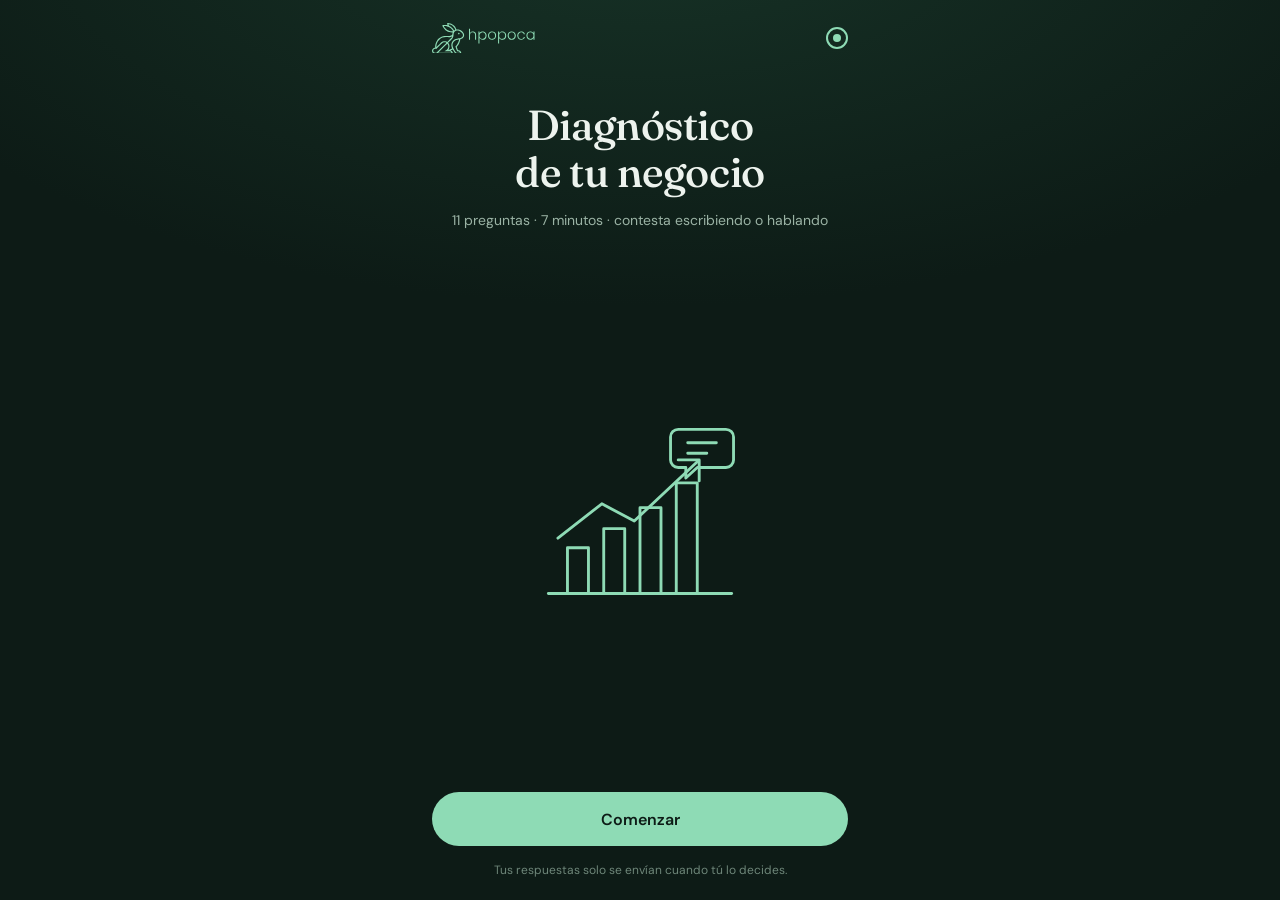
<file: diagnostico/aguas-r4t/index.html>
<!DOCTYPE html>
<html lang="es">
<head>
<meta charset="UTF-8">
<meta name="viewport" content="width=device-width, initial-scale=1, viewport-fit=cover">
<title>Diagnóstico de tu negocio · hpopoca</title>
<meta name="description" content="Diagnóstico rápido para tu negocio: contesta escribiendo o hablando.">
<meta name="theme-color" content="#0D1B16">
<meta name="robots" content="noindex, nofollow">
<link rel="preconnect" href="https://fonts.googleapis.com">
<link rel="preconnect" href="https://fonts.gstatic.com" crossorigin>
<link href="https://fonts.googleapis.com/css2?family=Fraunces:opsz,wght@9..144,400;9..144,500;9..144,600&family=DM+Sans:wght@400;500;600&display=swap" rel="stylesheet">
<style>
  :root{
    --bg:#0D1B16; --bg2:#10231C; --card:#16291F; --card2:#1B3127; --line:#284536;
    --mint:#8EDBB5; --mint-d:#5FA585; --lime:#C8F25A; --text:#EDF3EE; --muted:#9BB3A5; --dim:#6E8679;
    --r:18px;
  }
  *{box-sizing:border-box;margin:0;padding:0}
  html,body{height:100%}
  body{
    font-family:"DM Sans",system-ui,sans-serif;color:var(--text);
    background:radial-gradient(120% 80% at 50% -10%,#173327 0%,var(--bg) 55%) fixed,var(--bg);
    -webkit-font-smoothing:antialiased;
  }
  .app{
    max-width:460px;min-height:100dvh;margin:0 auto;display:flex;flex-direction:column;
    padding:calc(18px + env(safe-area-inset-top)) 22px calc(22px + env(safe-area-inset-bottom));
  }
  header{display:flex;align-items:center;justify-content:space-between;height:40px;flex-shrink:0}
  .logo{color:var(--mint);height:30px;display:block}
  .logo svg{height:100%;width:auto;display:block}
  .dot{width:22px;height:22px;border-radius:50%;border:2px solid var(--mint);display:grid;place-items:center}
  .dot::after{content:"";width:8px;height:8px;border-radius:50%;background:var(--mint)}

  .screen{display:none;flex:1;flex-direction:column;animation:in .35s ease}
  .screen.on{display:flex}
  @keyframes in{from{opacity:0;transform:translateY(8px)}to{opacity:1;transform:none}}

  h1,h2{font-family:"Fraunces",Georgia,serif;font-weight:500;letter-spacing:-.01em;line-height:1.12}
  h1{font-size:clamp(34px,9vw,42px);text-align:center;margin-top:44px}
  h2{font-size:clamp(26px,7vw,31px);text-align:center}
  .meta{text-align:center;color:var(--muted);font-size:14px;margin-top:14px;line-height:1.5}
  .illus{flex:1;display:grid;place-items:center;min-height:200px}
  .illus svg{width:min(210px,60%);height:auto}

  .btn{
    font:600 16px "DM Sans",sans-serif;border:none;border-radius:999px;height:54px;padding:0 26px;
    cursor:pointer;display:inline-flex;align-items:center;justify-content:center;gap:9px;
    transition:transform .12s, background .2s, opacity .2s, color .2s;text-decoration:none;
  }
  .btn:active{transform:scale(.97)}
  .btn-main{background:var(--mint);color:#0D1B16;width:100%}
  .btn-main:disabled{background:#2A3F35;color:var(--dim);cursor:not-allowed}
  .btn-lime{background:var(--lime);color:#13200A;width:100%;box-shadow:0 0 0 0 rgba(200,242,90,.5);animation:pulse 2.4s infinite}
  @keyframes pulse{0%{box-shadow:0 0 0 0 rgba(200,242,90,.35)}70%{box-shadow:0 0 0 14px rgba(200,242,90,0)}100%{box-shadow:0 0 0 0 rgba(200,242,90,0)}}
  .btn-ghost{background:transparent;color:var(--text);border:1.5px solid var(--line)}
  .btn-ghost.sel{border-color:var(--mint);color:var(--mint)}
  .btn-mic{background:var(--mint);color:#0D1B16}
  .link{background:none;border:none;color:var(--muted);font:500 15px "DM Sans",system-ui,sans-serif;cursor:pointer;text-decoration:underline;text-underline-offset:4px;padding:12px 6px}
  .link:disabled{opacity:.3;cursor:default}

  .progress{margin-top:16px}
  .bar{height:5px;background:#22382D;border-radius:9px;overflow:hidden}
  .bar i{display:block;height:100%;background:var(--mint);border-radius:9px;transition:width .4s ease}
  .count{text-align:center;color:var(--muted);font-size:13px;margin-top:9px;letter-spacing:.02em}
  .qwrap{margin-top:26px}
  .help{text-align:center;color:var(--muted);font-size:14px;margin-top:10px;line-height:1.45}
  textarea{
    width:100%;margin-top:22px;min-height:150px;resize:vertical;border-radius:var(--r);
    background:var(--card);border:1.5px solid var(--line);color:var(--text);
    font:400 16.5px/1.5 "DM Sans",sans-serif;padding:16px 18px;outline:none;transition:border-color .2s;
  }
  textarea:focus{border-color:var(--mint-d)}
  textarea::placeholder{color:var(--dim)}
  .chips{display:flex;flex-wrap:wrap;gap:8px;margin-top:14px}
  .chip{
    background:var(--card2);border:1px solid var(--line);color:var(--text);border-radius:999px;
    font:500 13.5px "DM Sans",system-ui,sans-serif;padding:8px 13px;cursor:pointer;transition:all .15s
  }
  .chip:hover{border-color:var(--mint-d)}
  .chip.used{background:rgba(142,219,181,.14);border-color:var(--mint);color:var(--mint)}
  .modes{display:grid;grid-template-columns:1fr 1fr;gap:12px;margin-top:18px}
  .spacer{flex:1;min-height:20px}
  .nav{display:flex;align-items:center;justify-content:space-between;gap:12px}
  .nav .btn-main{width:auto;min-width:150px}
  .tip{
    display:none;margin-top:14px;background:var(--card2);border:1px solid var(--line);border-left:3px solid var(--lime);
    border-radius:12px;padding:12px 14px;font-size:14px;color:var(--muted);line-height:1.45
  }
  .tip.on{display:block}
  .tip b{color:var(--text)}

  /* Voz */
  .voice{
    position:fixed;inset:0;z-index:20;display:none;flex-direction:column;align-items:center;
    background:rgba(13,27,22,.97);backdrop-filter:blur(6px);
    padding:calc(70px + env(safe-area-inset-top)) 26px calc(34px + env(safe-area-inset-bottom));
  }
  .voice.on{display:flex;animation:in .25s ease}
  .voice h2{color:var(--mint);margin-top:30px}
  .viz{position:relative;width:100%;max-width:380px;height:190px;margin-top:40px;display:flex;align-items:center;justify-content:center}
  #waves{position:absolute;inset:0;width:100%;height:100%}
  .micbig{
    position:relative;z-index:2;width:104px;height:104px;border-radius:50%;background:var(--lime);
    display:grid;place-items:center;box-shadow:0 0 50px 12px rgba(200,242,90,.35),0 0 0 12px rgba(200,242,90,.12);
    animation:glow 1.6s ease-in-out infinite
  }
  @keyframes glow{50%{box-shadow:0 0 70px 18px rgba(200,242,90,.45),0 0 0 18px rgba(200,242,90,.08)}}
  .live{
    margin-top:36px;max-width:360px;text-align:center;font-style:italic;color:var(--muted);
    font-size:16px;line-height:1.5;min-height:72px;max-height:30vh;overflow:auto
  }
  .live b{font-style:normal;color:var(--text);font-weight:400}

  /* Resumen */
  .cards{display:flex;flex-direction:column;gap:10px;margin-top:22px}
  .card{
    background:var(--card);border:1px solid var(--line);border-radius:14px;padding:13px 14px;
    display:grid;grid-template-columns:1fr auto;gap:10px;align-items:start
  }
  .card .q{font-size:13px;color:var(--mint);font-weight:600;line-height:1.35}
  .card .a{font-size:14.5px;color:var(--text);margin-top:4px;line-height:1.45;
    display:-webkit-box;-webkit-line-clamp:3;-webkit-box-orient:vertical;overflow:hidden;white-space:pre-line}
  .card .a.empty{color:var(--dim);font-style:italic}
  .edit{background:none;border:none;color:var(--mint);cursor:pointer;padding:4px;border-radius:8px}
  .edit:hover{background:var(--card2)}
  .send{margin-top:22px;display:flex;flex-direction:column;gap:10px}
  .note{text-align:center;color:var(--dim);font-size:12.5px;line-height:1.45}
  .toast{position:fixed;left:50%;bottom:28px;transform:translateX(-50%) translateY(20px);opacity:0;
    background:var(--mint);color:#0D1B16;font-weight:600;font-size:14px;padding:11px 18px;border-radius:999px;transition:all .25s;z-index:30}
  .toast.on{opacity:1;transform:translateX(-50%)}
  .fine{text-align:center;color:var(--dim);font-size:12px;margin-top:16px}
  .fine a{color:var(--muted)}
</style>
</head>
<body>
<div class="app">
  <header>
    <span class="logo" aria-label="hpopoca"><svg xmlns="http://www.w3.org/2000/svg" viewBox="0 0 98093 28700" fill="currentColor" fill-rule="evenodd" role="img"><title>hpopoca</title><path d="M5886.2 28544.73c-20.97,-164.21 117.78,-230.04 210.44,-324.13l7390.51 -7390.66c149.56,-149.01 944.82,-1020.38 1132.91,-1062.75 438.11,297.15 874.09,1396.16 969.02,2038.89 174.97,1184.62 -188.56,2557.93 -1039.88,3366.25 -260.22,247.08 -465.14,489.75 -754.18,727.62 -438.4,360.77 -1697.19,1005.85 -1758.13,1205.21 1351.53,3.69 2715.25,-1.57 4065.58,19.93 980.8,15.62 1520.43,-0.44 2246.93,774.49 107.54,114.71 373.57,469.2 300.57,648.52 -433.72,47.57 -2617.55,20.33 -3218.52,19.99l-9545.25 -23.36zm5604.24 -10013.97c709.66,-94.82 2282.13,206.33 2148.78,544.6 -26.4,66.95 -1242.3,1255.86 -1405.73,1418.04l-7054.98 7056.18c-436.2,446.78 -880.3,917.6 -1816.11,1003.85 -2387.03,220 -3000.86,-2849.81 -1049.99,-3658.17 457.42,-189.54 747.56,-160.9 1265.73,-145.85 530.21,15.4 376.18,66.81 948.45,-462.45l4293.35 -4173.18c203.43,-251.31 644.74,-619.09 916.08,-847.21 447.03,-375.85 1146.65,-654.6 1754.42,-735.81zm15278.3 10009.43c-127.99,47.3 -3059.91,61.6 -3285.73,13.23 -258.88,-55.44 -608.74,-429.5 -702.87,-568.51l-1433.24 -2235.88c-1160.44,-1840.82 -2221.17,-3947.62 -1460.4,-6245.97 214.97,-649.44 548.45,-1054.68 931.95,-1537.7 531.02,-668.81 1616.76,-1311.5 2406.45,-1684.09 543.41,-256.38 2258.03,-694.46 2665.57,-579.42 69.23,142.83 1.47,408.75 -22.82,572.16 -29.07,195.58 -66.63,337.83 -115.07,524.58 -399.67,1540.81 -1028.12,3046.53 -2037.49,4240.59 -309.73,366.41 -898.53,1059.63 -1233.7,1267.38 -20.69,595.64 620.17,2508 893.09,3108.6 147.38,324.31 260.16,578.37 386.4,917.85 457.45,1230.19 793.9,569.59 1751.13,895.25 462.81,157.44 915.27,488.85 1108.65,866.84l162.19 331.32c25.06,196.78 4.04,-169.28 -1.31,56.3l-12.8 57.47zm-22576.57 -5568.66c-119.63,-783.05 104.53,-2109.5 319.65,-2827.09 553.15,-1845.18 1345.66,-3194.97 2741.66,-4419.11 1696.54,-1487.68 3937.2,-2297.74 6414.23,-2233.93 1507.26,38.82 2755.87,375.46 4377.57,-97.4 322.21,-93.95 1049.35,-391.45 1148.08,-378.93 21.24,238.15 -253.72,695.24 -364.44,844.41 -230.65,310.75 -2622.69,2684.37 -3042.03,3096.37 -1666.84,1637.66 -996.14,1238.9 -1940.2,840.7 -928.32,-391.56 -1610.05,-480.09 -2648.48,-356.5 -592.31,70.49 -1122.49,299.72 -1560.13,563.96 -539.47,325.72 -759.18,515.95 -1171.88,909.12l-1336.12 1309.51c-92.82,95.58 -173.67,166.12 -270.6,258.85l-2386.48 2306.12c-101.38,96.64 -130.87,199.46 -280.83,183.92zm11257.35 -4042.61c96.9,-148.03 312.65,-336.01 436.71,-462.39 148.15,-150.92 271.67,-276 420.44,-426.27 289.27,-292.21 551.79,-559.73 840.65,-852.73 572.05,-580.24 1117.89,-1155.39 1698.65,-1723.43 180.44,-176.49 288.24,-241.53 442.24,-439.25 126.92,-162.97 258.78,-286.36 392.56,-454.38 486.74,-611.36 804.37,-1716.24 877.64,-2534.96 96.56,-1079.07 3.13,-1860.06 559.1,-2871.7 1181.47,-2149.81 4106.94,-2360.11 5929.7,-1144.56 615.97,410.77 1327.82,1023.13 1743.24,1642.98 203.87,304.19 497.27,740.49 647.64,1080.23 577.65,1305.12 -223.71,2693.22 -1479.13,3285.6 -1380.73,651.52 -3409.47,439.07 -5468.74,1340.16 -372.73,163.1 -1281.08,708.38 -1604.43,971.47 -797.43,648.82 -1413.74,1288.5 -1900.43,2369.8 -366.57,814.45 -523.42,1985.92 -440.14,2970.1 121.25,1432.69 706.5,2373.99 719.48,2646.83 -285.71,307.5 -2868.92,1253.11 -3491.27,1287.49 5.7,-163.52 235.1,-481.69 388.46,-768.84 687.34,-1286.99 811.06,-3241.17 146.71,-4536.79 -130.18,-253.88 -251.17,-508.59 -399.32,-727.81l-459.76 -651.55zm-955.02 -15676.87c1141.89,265.44 2011.69,742.44 2867.71,1363.59 388.36,281.8 1042.22,835.89 1344.8,1195 680.22,807.32 546.67,616.95 1079.89,1460.76 52.37,82.88 314.06,451.79 278.16,533.15 -71.42,161.84 -1393.94,71.54 -1601.26,53.5 -524.84,-45.66 -984.54,-116.47 -1481.64,-218.94 -1553.96,-320.33 -3174.4,-1406.91 -4211.85,-2558.22 -355.85,-394.91 -1359.16,-1586.46 -1372.83,-2031.08 706.15,-181.61 2369.78,33.19 3097.02,202.24zm7650.82 2930.14c96.34,236.5 225.85,403.79 6.69,523.9 -230,126.04 -863.92,534.02 -1005.56,538.91 -125.21,-93.68 -487.66,-746.33 -629.96,-950.22 -437.49,-626.8 -914,-1153.51 -1420.85,-1684.03l-404.79 -370.65c-930.97,-771.68 -1245.34,-961.74 -2347.29,-1534.81 -235.72,-122.59 -232.46,-190.43 -310.15,-465.54 -286.65,-1015.05 -303.04,-1033.4 108.23,-955.97 1630.18,306.91 3044.28,922.28 4157.18,2088.99 70.52,73.94 115.81,130.07 188.02,200.05 413.39,400.63 535.06,611.1 860.36,1079.99 274.05,395.04 603.41,1051.42 798.12,1529.38zm940.25 -622.02c-82.71,-230.76 -195.98,-434.2 -303.45,-649.25 -292.46,-585.23 -1053.4,-1739.14 -1537.31,-2202.32l-1554.05 -1267.74c-190.47,-121.94 -406.78,-228.02 -609.59,-343.1 -335.69,-190.49 -886.5,-448.27 -1296.79,-574.28 -661.84,-203.28 -2520.38,-622.67 -3230.77,-502.07 -50.07,274.61 62.28,836.51 101.74,1128.33 35.65,263.68 193.21,807.68 168.87,1014.72 -236.85,38.82 -907.21,-157.07 -1201.65,-196.66 -411.56,-55.32 -913.67,-97.33 -1330.84,-96.58 -445.84,0.81 -2233.11,76.97 -2521.26,288.32 -55.96,223.86 498.03,1234.57 620.41,1488.06 284.16,588.62 860.65,1394.81 1286.79,1890.04 215.18,250.07 807.35,889.09 1043.18,1073.17 110.06,85.9 171.34,165.18 277.92,250.98 1433.3,1153.76 2917.04,1799.06 4849.55,2067.36 332.93,46.22 628.81,78.73 968.91,93.86 187.16,8.32 896.23,-22.71 996.61,39.74 66.33,58.65 32.28,-17.1 43.61,86.66 2.24,20.45 -5.69,55.55 -11.13,77.67 -10.7,43.52 -48.45,135.17 -66.19,186.48 -435.27,1259.11 -29.42,1636.52 -924.45,2391.23 -687.77,579.94 -2005.87,720.09 -3106.73,706.87 -1612.28,-19.35 -1808.55,-265.54 -3647.36,-50.92 -2081.94,243 -3779.45,961.68 -5359.84,2223.81 -912.34,728.6 -1181.05,1096.48 -1827.77,1946.17 -993.28,1305.04 -1814.02,3590.88 -1885.5,5720.14 -53.88,1604.74 287.43,1167.14 -560.53,1329.14 -498.95,95.32 -1003.14,350.24 -1288.31,612.12 -763.89,701.51 -1244.71,1461.92 -1172.48,2611.6 51.15,814.1 590.3,1705.6 1205.42,2152.28 105.38,76.51 162.87,135.92 265.62,193.68 1022.85,575.05 2052.96,414.23 3334.64,417.61 1524.41,4.01 14912.82,105.25 15146.86,-0.41 91.82,-90.54 -86.24,-1145.19 -107.29,-1224.07 -118.09,-442.43 -192.1,-635.96 -408.71,-967.27 -292.13,-446.83 -609.79,-738.33 -1081.71,-999.62 -129.72,-71.83 -339.49,-155.99 -426.73,-244.5 81.94,-157.96 734.04,-330.06 924.46,-416.56 226.98,-103.11 690.96,-371.94 925.1,-394.01l1851.15 2860.28c988.98,1520.49 1140.14,1416.92 3285.2,1416.92 180.33,0 2875.95,28.61 3058.79,-17.43l54.94 -23.46c117.08,-325.05 -47.42,-1193.12 -152.73,-1517.06 -135.88,-417.98 -382.75,-861.55 -630.74,-1099 -302.26,-289.4 -525.73,-505.56 -1007.56,-721.14 -1728.34,-773.3 -1024.65,639.59 -2034.4,-1881.71 -178.1,-444.7 -496.9,-1209.66 -527.12,-1710.82 169.15,-131.86 195.6,-192.75 322.51,-341.4l320.07 -349.87c1523.43,-1682.55 2107.08,-3258.24 2600.8,-5443.49 51.86,-229.54 113.77,-992.09 182.67,-1120.37 109.34,-80.29 796.05,-229.89 996.13,-309.67 327.52,-130.6 594.15,-244.8 849.97,-419.39 1175.93,-802.56 1814.15,-1783.39 1794.54,-3293.5 -12.85,-989.29 -816.71,-2308.45 -1490.15,-2996.07 -601.45,-614.1 -945.71,-970.03 -1727.18,-1448.65 -1021.7,-625.77 -1779.41,-814.14 -2963.31,-851.45 -442.38,-13.94 -799.92,85.38 -1199.45,81.5 -135.79,-157.45 -204.65,-455.22 -283.38,-674.9z"/><path d="M66819.45 8940.84c1837.28,-129.27 3048.21,1060.57 3148.77,2789.99 98.63,1696.3 -714.79,3295.81 -2575.28,3453.9 -1825.99,155.15 -3090.33,-1149.4 -3184.72,-2844.31 -96.93,-1740.55 868.94,-3276.99 2611.23,-3399.58zm-2616.62 906.94l-8.76 -1679.8 -985.63 2.28 -0.35 11453.69 986.44 12.8 0.14 -5357.73c114.25,140.01 173.57,307.98 298.7,461.32 384.57,471.28 699.67,758.51 1321.8,1042.93 751.69,343.65 1846.82,374.26 2663.64,102.9 1509,-501.33 2504.04,-1842.82 2519.65,-3801.14 7.55,-946.49 -248.65,-1842.38 -669.5,-2475.36 -1407.57,-2117.06 -4924.6,-2124.94 -6126.13,238.11z"/><path d="M47793.69 8972.67c882.65,-164.18 1831.43,105.3 2353.05,570.11 587.88,523.86 919.37,1137 1016.51,1982.69 218.83,1905.13 -732.86,3385.23 -2357.24,3626.78 -1887.38,280.66 -3129.82,-947.05 -3364.82,-2561.22 -276.9,-1902.07 776.42,-3325.19 2352.5,-3618.36zm-2389.27 841.57l0 -1631.9 -986.06 -15.66 0 11469.01 986.1 -2.69 0.15 -5330.06c161.72,138.15 197.48,406.57 698.16,872.5 1965.93,1829.45 6075.14,907.79 6106.35,-3090.42 15.17,-1943.81 -969.96,-3337.65 -2434.69,-3828.14 -815.95,-273.24 -1916.91,-280.14 -2695.36,56.18 -445.52,192.48 -631.77,355.2 -948.44,604.41 -167.34,131.69 -414.16,420.59 -540.34,623.59l-185.87 273.18z"/><path d="M94004.35 8933.69c1781.41,-113.79 2974.95,1198.13 3073.87,2882.04 251.71,4285 -5549.45,4566.92 -5765.28,481.95 -100.33,-1898.92 909.41,-3250.16 2691.41,-3363.99zm3088.34 5330.36l1 1692.96 988.09 -0.01 10.92 -7788.62 -1000.63 0 -0.97 1678.75c-259.62,-626.06 -970.82,-1257.3 -1603.71,-1512.44 -2278.86,-918.64 -5210.98,348.13 -5199.37,3715.07 15.75,4570.59 5153.19,5024.5 6641.74,2475.58 65.34,-111.88 96.81,-183.29 162.93,-261.29z"/><path d="M35387.99 15957l989.64 0c117.95,-1076.7 -88.78,-3428.91 28.98,-4691.51 130.38,-1397.98 926.31,-2345.02 2378.67,-2370.89 1493.26,-26.59 2347.13,876.65 2427.2,2313.42 74.63,1339.02 -80.75,3693.09 18.64,4745.95l967.58 3.29c41.86,-380.87 10.35,-3142.21 10.05,-3766.4 -0.63,-1278.93 11.26,-2251.85 -706.39,-3104.21 -282.33,-335.32 -591.3,-625.12 -1085.04,-821.86 -955.98,-380.94 -2229.8,-314.52 -3097.39,238.61 -484.43,308.85 -596.93,495.15 -919.66,960.28l-12.91 -4064.59 -999.71 0 0.34 10557.91z"/><path d="M73402.82 12190.86c-181.39,-4241.85 5602.67,-4397.44 5737.79,-283.4 118.85,3618.81 -3635.04,3916.31 -4917.04,2486.74 -491.77,-548.38 -777.51,-1191.92 -820.75,-2203.34zm2411.88 -4115.45c-2188.27,175.59 -3622.04,2059.02 -3410.38,4469.07 188.79,2149.68 1939.18,3790.28 4340.69,3492.48 2189.8,-271.55 3623.49,-1971.29 3406.17,-4444.48 -196.52,-2236.44 -1887.29,-3713.6 -4336.48,-3517.07z"/><path d="M57115.53 8940.51c1826.78,-224.01 3068.5,1051.75 3218.13,2686.23 96.1,1049.69 -101.04,1726.34 -560.07,2431.38 -375.72,577.08 -1158.69,1022.11 -1878.51,1115.48 -1867.43,242.22 -3144.73,-1017.89 -3268.06,-2700.01 -141.93,-1935.77 752.64,-3320.21 2488.51,-3533.08zm-208.69 -844.9c-2366.61,374.86 -3543.17,2248.82 -3278.93,4569.98 243.21,2136.45 1997.84,3684.13 4440.04,3355.06 2145.98,-289.14 3563.3,-2080.88 3280.75,-4560.25 -142.18,-1247.63 -703,-2023.26 -1365.13,-2581.86 -672.2,-567.1 -1919.17,-966.28 -3076.73,-782.93z"/><path d="M88897.4 13416.18l-1005.39 0c-75.69,41.83 -30.71,1.75 -73.46,76.43 -19.78,34.57 -32.44,92.23 -44.73,132.34 -65.63,214.24 -193.94,461.85 -316.93,635.46 -1063.58,1501.28 -4823.98,1603.54 -4898.31,-2140.09 -31.73,-1598.12 699.88,-2783.03 2005.42,-3114.74 708.33,-179.98 1596.38,-92.86 2157.78,227.97 591.01,337.75 865.23,700.37 1114.57,1460.75l1049.75 6.84c-27.39,-555.01 -402,-1087.54 -688.34,-1461.16 -1504.56,-1963.2 -6654.37,-1796.34 -6655.41,2809.78 -1.15,5115.57 6605.24,5129.83 7355.05,1366.42z"/><path d="M25487.61 9322.29c-487.86,137.04 -671.02,526.26 -567.95,922.41 221.07,849.69 1684.98,612.58 1455.11,-391.05 -77.36,-337.78 -440.18,-656.9 -887.16,-531.36z"/></svg></span>
    <span class="dot" aria-hidden="true"></span>
  </header>

  <!-- 01 Bienvenida -->
  <section class="screen on" id="s-welcome">
    <h1 id="w-title">Diagnóstico<br>de tu negocio</h1>
    <p class="meta" id="w-meta"></p>
    <div class="illus" aria-hidden="true">
      <svg viewBox="0 0 220 200" fill="none" stroke="#8EDBB5" stroke-width="3" stroke-linecap="round" stroke-linejoin="round">
        <path d="M14 186h192"/>
        <rect x="34" y="138" width="22" height="48"/><rect x="72" y="118" width="22" height="68"/>
        <rect x="110" y="96" width="22" height="90"/><rect x="148" y="70" width="22" height="116"/>
        <path d="M24 128 70 92l34 18 66-62"/><path d="M150 46h22v22"/>
        <path d="M150 14h50a8 8 0 0 1 8 8v24a8 8 0 0 1-8 8h-30l-12 11v-11h-8a8 8 0 0 1-8-8V22a8 8 0 0 1 8-8z"/>
        <path d="M160 28h30M160 39h20"/>
      </svg>
    </div>
    <button class="btn btn-main" id="start">Comenzar</button>
    <p class="fine">Tus respuestas solo se envían cuando tú lo decides.</p>
  </section>

  <!-- 02 Pregunta -->
  <section class="screen" id="s-question">
    <div class="progress">
      <div class="bar"><i id="bar"></i></div>
      <p class="count" id="count"></p>
    </div>
    <div class="qwrap">
      <h2 id="qtext"></h2>
      <p class="help" id="qhelp"></p>
    </div>
    <textarea id="answer" placeholder="Escribe aquí tu respuesta…"></textarea>
    <div class="chips" id="chips"></div>
    <div class="modes">
      <button class="btn btn-ghost sel" id="mode-write" type="button">
        <svg width="18" height="18" viewBox="0 0 24 24" fill="none" stroke="currentColor" stroke-width="2" stroke-linecap="round" stroke-linejoin="round"><path d="M12 20h9"/><path d="M16.5 3.5a2.1 2.1 0 0 1 3 3L7 19l-4 1 1-4Z"/></svg>
        Escribir
      </button>
      <button class="btn btn-mic" id="mode-voice" type="button">
        <svg width="18" height="18" viewBox="0 0 24 24" fill="none" stroke="currentColor" stroke-width="2" stroke-linecap="round" stroke-linejoin="round"><rect x="9" y="2" width="6" height="12" rx="3"/><path d="M19 10a7 7 0 0 1-14 0M12 17v5"/></svg>
        Hablar
      </button>
    </div>
    <div class="tip" id="tip">
      🎤 <b>Dicta con tu teclado:</b> toca el cuadro de texto y presiona el <b>micrófono de tu teclado</b> (en iPhone y Android). Habla y tu respuesta se escribe sola.
    </div>
    <div class="spacer"></div>
    <div class="nav">
      <button class="link" id="back">Atrás</button>
      <button class="btn btn-main" id="next" disabled>Siguiente</button>
    </div>
  </section>

  <!-- 04 Resumen -->
  <section class="screen" id="s-summary">
    <h2 style="margin-top:24px">¡Gracias! Revisa<br>tus respuestas</h2>
    <p class="meta">Toca el lápiz si quieres corregir algo.</p>
    <div class="cards" id="cards"></div>
    <div class="send">
      <a class="btn btn-lime" id="wa" href="#" target="_blank" rel="noopener">
        <svg width="20" height="20" viewBox="0 0 24 24" fill="currentColor"><path d="M17.5 14.4c-.3-.1-1.8-.9-2-1-.3-.1-.5-.1-.7.1-.2.3-.8 1-.9 1.2-.2.2-.3.2-.6.1-.3-.1-1.3-.5-2.4-1.5-.9-.8-1.5-1.8-1.7-2.1-.2-.3 0-.5.1-.6l.4-.5c.2-.2.2-.3.3-.5.1-.2 0-.4 0-.5l-.9-2.2c-.2-.6-.5-.5-.7-.5h-.6c-.2 0-.5.1-.8.4-.3.3-1 1-1 2.5s1.1 2.9 1.2 3.1c.1.2 2.1 3.2 5.1 4.5.7.3 1.3.5 1.7.6.7.2 1.4.2 1.9.1.6-.1 1.8-.7 2-1.4.2-.7.2-1.3.2-1.4-.1-.2-.3-.3-.6-.4ZM12 2a10 10 0 0 0-8.6 15.1L2 22l5-1.3A10 10 0 1 0 12 2Zm0 18.2c-1.5 0-3-.4-4.2-1.2l-.3-.2-3 .8.8-2.9-.2-.3A8.2 8.2 0 1 1 12 20.2Z"/></svg>
        <span id="wa-label">Enviar a Héctor</span>
      </a>
      <button class="btn btn-ghost" id="copy" type="button">Copiar mis respuestas</button>
      <p class="note" id="wa-note"></p>
    </div>
  </section>
</div>

<!-- 03 Voz -->
<div class="voice" id="voice" role="dialog" aria-modal="true" aria-label="Dictado por voz">
  <h2>Te escucho…</h2>
  <div class="viz">
    <canvas id="waves"></canvas>
    <div class="micbig">
      <svg width="40" height="40" viewBox="0 0 24 24" fill="none" stroke="#13200A" stroke-width="2.2" stroke-linecap="round" stroke-linejoin="round"><rect x="9" y="2" width="6" height="12" rx="3"/><path d="M19 10a7 7 0 0 1-14 0M12 17v5"/></svg>
    </div>
  </div>
  <p class="live" id="live">Habla con calma, como si mandaras un audio.</p>
  <div class="spacer"></div>
  <button class="btn btn-ghost" id="done" style="min-width:150px">Listo</button>
</div>

<div class="toast" id="toast"></div>

<script>
/* ============================================================
   CONFIGURACIÓN — cambia esto para reutilizarlo con otro cliente
   ============================================================ */
const CONFIG = {
  whatsapp: "525530337547",          // 52 + 10 dígitos, sin espacios
  destinatario: "Héctor",
  minutos: 7,
  clave: "diag-aguas-v1",   // nombre para guardar el avance en el celular
  preguntas: [
    { q: "¿Qué productos vendes y en qué presentaciones?",
      help: "Sabores, tamaños, garrafón, botella… todo lo que sale de tus bodegas.",
      chips: ["Aguas de sabor", "Garrafón", "Botella de 1 L", "Botella de 500 ml", "Hielo"] },
    { q: "¿Qué insumos usas y cómo los compras?",
      help: "Por ejemplo: qué pulpas de fruta manejas, cada cuánto las compras y cuánto te dura cada una.",
      chips: ["Pulpas de fruta", "Azúcar", "Botellas vacías", "Tapas y etiquetas", "Compro por semana", "Compro por mes"] },
    { q: "Además del agua, ¿qué cosas se mueven y deben regresar?",
      help: "Lo que prestas a tus clientes o les das a tus empleados para trabajar.",
      chips: ["Botellas retornables", "Garrafones", "Hieleras", "Dispensadores", "Nada regresa"] },
    { q: "¿Qué pasa en cada una de tus bodegas?",
      help: "Cuéntame qué se guarda en cada una y si mueves mercancía de una a otra.",
      chips: ["Una produce y otra almacena", "Las dos venden", "Paso mercancía entre ellas", "Cada una tiene sus clientes"] },
    { q: "¿Cuántos clientes tienes y de qué tipo son?",
      chips: ["Tiendas", "Restaurantes", "Oficinas", "Eventos", "Revendedores", "Particulares"] },
    { q: "¿Cómo decides el precio de cada cliente?",
      help: "Dame 2 o 3 ejemplos reales: el cliente, cuánto te pide y a cómo se lo das.",
      chips: ["Por volumen", "Por distancia", "Precio especial negociado", "Por frecuencia de pedido"] },
    { q: "¿Cómo te piden tus clientes y cómo les entregas?",
      chips: ["WhatsApp", "Llamada", "Pedido fijo cada semana", "Reparto en ruta", "Pasan a la bodega"] },
    { q: "¿Cómo te pagan?",
      chips: ["Efectivo al entregar", "Transferencia", "Crédito semanal", "Crédito quincenal", "Con factura"] },
    { q: "¿Cuántos empleados tienes y qué hace cada uno?",
      help: "Por ejemplo: quién carga, quién reparte, quién cobra y quién anota lo que entra y sale." },
    { q: "¿Cómo llevas hoy el control de tu inventario y de lo que te deben?",
      chips: ["Libreta", "Excel", "WhatsApp", "De memoria", "Ya uso un sistema"] },
    { q: "¿Qué es lo que más te quita tiempo o te hace perder dinero?",
      help: "Cuéntamelo con confianza: aquí está la clave de lo que vamos a resolver." }
  ]
};

/* ============================================================ */
const $ = id => document.getElementById(id);
const P = CONFIG.preguntas, N = P.length;
let answers = new Array(N).fill("");
let i = 0, backToSummary = false;

try { const s = JSON.parse(localStorage.getItem(CONFIG.clave)); if (Array.isArray(s) && s.length === N) answers = s; } catch(e){}
const save = () => { try { localStorage.setItem(CONFIG.clave, JSON.stringify(answers)); } catch(e){} };

$("w-meta").textContent = `${N} preguntas · ${CONFIG.minutos} minutos · contesta escribiendo o hablando`;
$("wa-label").textContent = `Enviar a ${CONFIG.destinatario}`;

function show(id){
  document.querySelectorAll(".screen").forEach(s => s.classList.toggle("on", s.id === id));
  window.scrollTo(0,0);
}

function render(){
  const p = P[i];
  $("bar").style.width = ((i+1)/N*100) + "%";
  $("count").textContent = `Pregunta ${i+1} de ${N}`;
  $("qtext").textContent = p.q;
  $("qhelp").textContent = p.help || "";
  $("qhelp").style.display = p.help ? "block" : "none";
  $("answer").value = answers[i];
  $("chips").innerHTML = "";
  (p.chips || []).forEach(c => {
    const b = document.createElement("button");
    b.type = "button"; b.className = "chip"; b.textContent = c;
    if (answers[i].includes(c)) b.classList.add("used");
    b.onclick = () => {
      const t = $("answer");
      if (t.value.includes(c)) return;
      t.value = t.value.trim() ? t.value.trim() + ", " + c : c;
      b.classList.add("used"); onInput();
    };
    $("chips").appendChild(b);
  });
  $("back").disabled = i === 0;
  $("next").textContent = backToSummary ? "Guardar" : (i === N-1 ? "Terminar" : "Siguiente");
  $("tip").classList.remove("on");
  onInput();
}

function onInput(){
  answers[i] = $("answer").value;
  save();
  $("next").disabled = !answers[i].trim();
}
$("answer").addEventListener("input", onInput);

$("start").onclick = () => {
  const first = answers.findIndex(a => !a.trim());
  if (first === -1) { renderSummary(); show("s-summary"); return; }
  i = first; render(); show("s-question");
};
$("back").onclick = () => { if (i > 0) { i--; render(); } };
$("next").onclick = () => {
  if (backToSummary || i === N-1) { backToSummary = false; renderSummary(); show("s-summary"); return; }
  i++; render();
};
$("mode-write").onclick = () => { $("answer").focus(); };

/* ---------- Resumen y envío ---------- */
function buildMessage(){
  let m = `Hola ${CONFIG.destinatario} 👋 Aquí van mis respuestas del diagnóstico:\n`;
  P.forEach((p,k) => { m += `\n*${k+1}. ${p.q}*\n${answers[k].trim() || "—"}\n`; });
  return m;
}
function renderSummary(){
  const box = $("cards"); box.innerHTML = "";
  P.forEach((p,k) => {
    const c = document.createElement("div"); c.className = "card";
    const a = answers[k].trim();
    c.innerHTML = `<div><p class="q"></p><p class="a${a ? "" : " empty"}"></p></div>
      <button class="edit" aria-label="Editar respuesta ${k+1}">
        <svg width="18" height="18" viewBox="0 0 24 24" fill="none" stroke="currentColor" stroke-width="2" stroke-linecap="round" stroke-linejoin="round"><path d="M12 20h9"/><path d="M16.5 3.5a2.1 2.1 0 0 1 3 3L7 19l-4 1 1-4Z"/></svg>
      </button>`;
    c.querySelector(".q").textContent = p.q;
    c.querySelector(".a").textContent = a || "Sin respuesta";
    c.querySelector(".edit").onclick = () => { i = k; backToSummary = true; render(); show("s-question"); };
    box.appendChild(c);
  });
  $("wa").href = `https://wa.me/${CONFIG.whatsapp}?text=` + encodeURIComponent(buildMessage());
  const n = CONFIG.whatsapp.replace(/^52/, "");
  $("wa-note").textContent = `Se abrirá WhatsApp con tus respuestas listas; solo presiona enviar. Si no se abre, copia tus respuestas y mándalas al ${n.slice(0,2)} ${n.slice(2,6)} ${n.slice(6)}.`;
}
function toast(t){ const el = $("toast"); el.textContent = t; el.classList.add("on"); setTimeout(() => el.classList.remove("on"), 2200); }
$("copy").onclick = async () => {
  const txt = buildMessage();
  try { await navigator.clipboard.writeText(txt); toast("Respuestas copiadas ✓"); }
  catch(e){
    const t = document.createElement("textarea"); t.value = txt; document.body.appendChild(t); t.select();
    try { document.execCommand("copy"); toast("Respuestas copiadas ✓"); } catch(_){ toast("No se pudo copiar"); }
    t.remove();
  }
};

/* ---------- Voz ---------- */
/* Ondas animadas: reaccionan cuando llega texto dictado */
const cv = $("waves"), ctx = cv.getContext("2d");
let energy = 0.35, t0 = 0, raf = null;
function sizeCanvas(){ const r = cv.getBoundingClientRect(), d = window.devicePixelRatio || 1; cv.width = r.width*d; cv.height = r.height*d; ctx.setTransform(d,0,0,d,0,0); }
function draw(t){
  const w = cv.clientWidth, h = cv.clientHeight, mid = h/2;
  ctx.clearRect(0,0,w,h);
  energy = Math.max(0.35, energy*0.985);
  const layers = [
    {a:0.95, f:1.6, s:0.0022, c:"rgba(200,242,90,.95)", lw:2.2},
    {a:0.70, f:2.3, s:-0.0030, c:"rgba(200,242,90,.45)", lw:1.6},
    {a:0.55, f:1.1, s:0.0016, c:"rgba(142,219,181,.55)", lw:1.6},
    {a:0.40, f:3.1, s:-0.0041, c:"rgba(142,219,181,.30)", lw:1.2}
  ];
  layers.forEach(L => {
    ctx.beginPath(); ctx.lineWidth = L.lw; ctx.strokeStyle = L.c;
    for (let x = 0; x <= w; x += 2){
      const n = x/w, env = Math.pow(Math.sin(Math.PI*n), 2);
      const y = mid + Math.sin(n*Math.PI*2*L.f + t*L.s) * env * L.a * energy * (h*0.42);
      x ? ctx.lineTo(x,y) : ctx.moveTo(x,y);
    }
    ctx.stroke();
  });
  raf = requestAnimationFrame(draw);
}
function startWaves(){ sizeCanvas(); cancelAnimationFrame(raf); raf = requestAnimationFrame(draw); }
function stopWaves(){ cancelAnimationFrame(raf); raf = null; }
window.addEventListener("resize", () => { if (raf) sizeCanvas(); });

const SR = window.SpeechRecognition || window.webkitSpeechRecognition;
let rec = null, listening = false, baseText = "", committed = "", interim = "", lastSeg = "";

function showTip(){ $("tip").classList.add("on"); $("answer").focus(); }
function paintLive(){
  const live = $("live"); live.innerHTML = "";
  if (!committed && !interim){ live.textContent = "Habla con calma, como si mandaras un audio."; return; }
  const b = document.createElement("b"); b.textContent = committed; live.appendChild(b);
  live.appendChild(document.createTextNode((committed && interim ? " " : "") + interim));
  live.scrollTop = live.scrollHeight;
}
/* Una frase por sesión (continuous=false) y se reinicia sola:
   así Android no repite el texto acumulado. */
function newRec(){
  const r = new SR();
  r.lang = "es-MX"; r.continuous = false; r.interimResults = true; r.maxAlternatives = 1;
  r.onresult = e => {
    const res = e.results[e.results.length - 1];
    const txt = res[0].transcript.trim();
    energy = Math.min(1.6, energy + 0.5);
    if (res.isFinal){
      if (txt && txt !== lastSeg){ committed = (committed + " " + txt).trim(); lastSeg = txt; }
      interim = "";
    } else interim = txt;
    paintLive();
  };
  r.onerror = e => {
    if (e.error === "not-allowed" || e.error === "service-not-allowed" || e.error === "audio-capture"){ closeVoice(false); showTip(); }
  };
  r.onend = () => {
    if (interim && interim !== lastSeg){ committed = (committed + " " + interim).trim(); lastSeg = interim; interim = ""; paintLive(); }
    if (listening){ setTimeout(() => { if (listening){ try { rec = newRec(); rec.start(); } catch(_){} } }, 150); }
  };
  return r;
}
$("mode-voice").onclick = () => {
  if (!SR) { showTip(); return; }
  baseText = $("answer").value.trim(); committed = ""; interim = ""; lastSeg = "";
  try { rec = newRec(); rec.start(); } catch(err){ showTip(); return; }
  listening = true; paintLive();
  $("voice").classList.add("on"); startWaves();
};
function closeVoice(apply){
  listening = false;
  try { rec && rec.stop(); } catch(_){}
  $("voice").classList.remove("on"); stopWaves();
  if (apply){
    let t = (committed + " " + (interim !== lastSeg ? interim : "")).trim();
    if (t){
      t = t.charAt(0).toUpperCase() + t.slice(1);
      $("answer").value = baseText ? baseText + " " + t : t;
      onInput();
    }
  }
}
$("done").onclick = () => {
  listening = false;
  try { rec && rec.stop(); } catch(_){}
  setTimeout(() => closeVoice(true), 400);
};
</script>
</body>
</html>
</file>
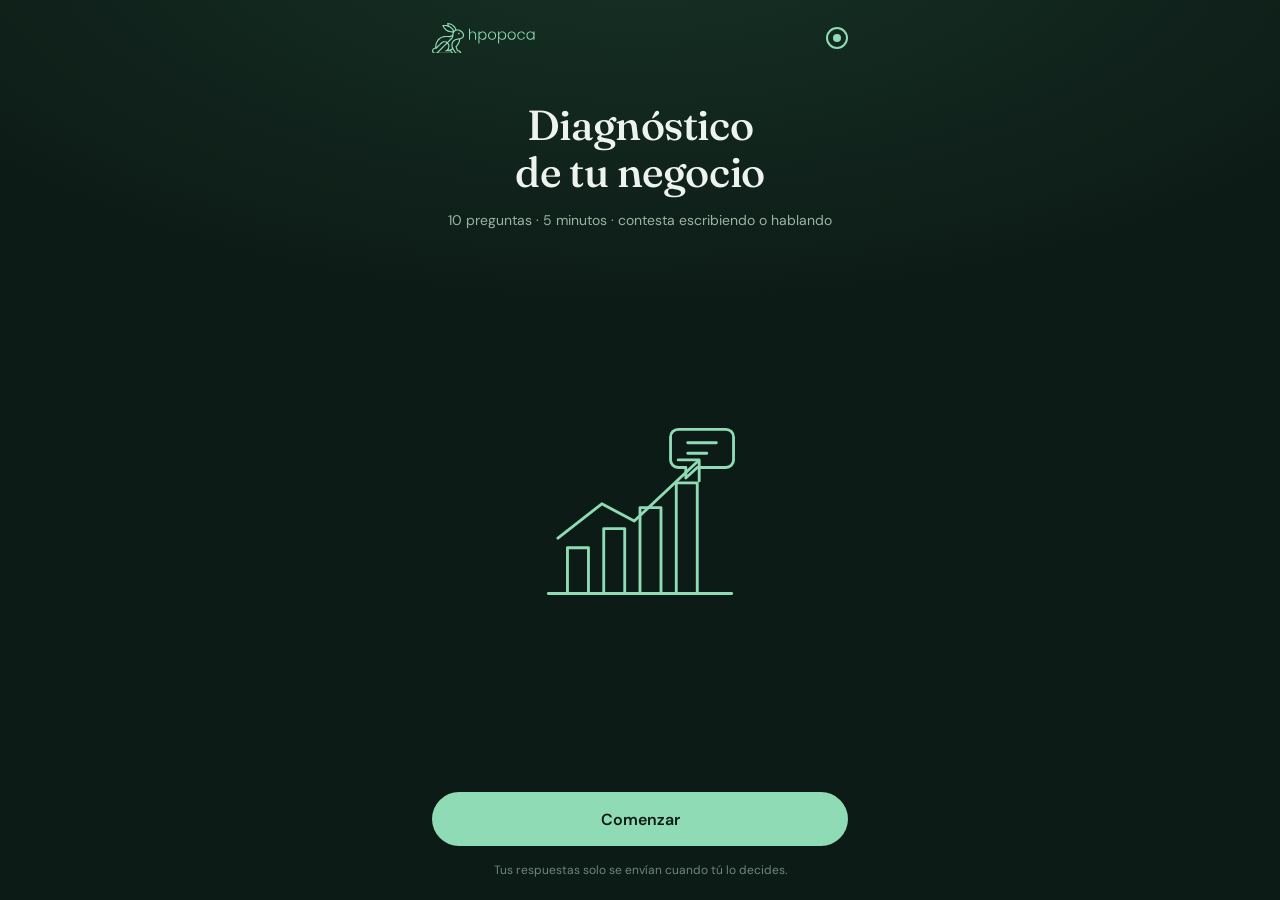
<file: diagnostico/pallevar-k7m/index.html>
<!DOCTYPE html>
<html lang="es">
<head>
<meta charset="UTF-8">
<meta name="viewport" content="width=device-width, initial-scale=1, viewport-fit=cover">
<title>Diagnóstico de tu negocio · hpopoca</title>
<meta name="description" content="Diagnóstico rápido para tu negocio: contesta escribiendo o hablando.">
<meta name="theme-color" content="#0D1B16">
<meta name="robots" content="noindex, nofollow">
<link rel="preconnect" href="https://fonts.googleapis.com">
<link rel="preconnect" href="https://fonts.gstatic.com" crossorigin>
<link href="https://fonts.googleapis.com/css2?family=Fraunces:opsz,wght@9..144,400;9..144,500;9..144,600&family=DM+Sans:wght@400;500;600&display=swap" rel="stylesheet">
<style>
  :root{
    --bg:#0D1B16; --bg2:#10231C; --card:#16291F; --card2:#1B3127; --line:#284536;
    --mint:#8EDBB5; --mint-d:#5FA585; --lime:#C8F25A; --text:#EDF3EE; --muted:#9BB3A5; --dim:#6E8679;
    --r:18px;
  }
  *{box-sizing:border-box;margin:0;padding:0}
  html,body{height:100%}
  body{
    font-family:"DM Sans",system-ui,sans-serif;color:var(--text);
    background:radial-gradient(120% 80% at 50% -10%,#173327 0%,var(--bg) 55%) fixed,var(--bg);
    -webkit-font-smoothing:antialiased;
  }
  .app{
    max-width:460px;min-height:100dvh;margin:0 auto;display:flex;flex-direction:column;
    padding:calc(18px + env(safe-area-inset-top)) 22px calc(22px + env(safe-area-inset-bottom));
  }
  header{display:flex;align-items:center;justify-content:space-between;height:40px;flex-shrink:0}
  .logo{color:var(--mint);height:30px;display:block}
  .logo svg{height:100%;width:auto;display:block}
  .dot{width:22px;height:22px;border-radius:50%;border:2px solid var(--mint);display:grid;place-items:center}
  .dot::after{content:"";width:8px;height:8px;border-radius:50%;background:var(--mint)}

  .screen{display:none;flex:1;flex-direction:column;animation:in .35s ease}
  .screen.on{display:flex}
  @keyframes in{from{opacity:0;transform:translateY(8px)}to{opacity:1;transform:none}}

  h1,h2{font-family:"Fraunces",Georgia,serif;font-weight:500;letter-spacing:-.01em;line-height:1.12}
  h1{font-size:clamp(34px,9vw,42px);text-align:center;margin-top:44px}
  h2{font-size:clamp(26px,7vw,31px);text-align:center}
  .meta{text-align:center;color:var(--muted);font-size:14px;margin-top:14px;line-height:1.5}
  .illus{flex:1;display:grid;place-items:center;min-height:200px}
  .illus svg{width:min(210px,60%);height:auto}

  .btn{
    font:600 16px "DM Sans",sans-serif;border:none;border-radius:999px;height:54px;padding:0 26px;
    cursor:pointer;display:inline-flex;align-items:center;justify-content:center;gap:9px;
    transition:transform .12s, background .2s, opacity .2s, color .2s;text-decoration:none;
  }
  .btn:active{transform:scale(.97)}
  .btn-main{background:var(--mint);color:#0D1B16;width:100%}
  .btn-main:disabled{background:#2A3F35;color:var(--dim);cursor:not-allowed}
  .btn-lime{background:var(--lime);color:#13200A;width:100%;box-shadow:0 0 0 0 rgba(200,242,90,.5);animation:pulse 2.4s infinite}
  @keyframes pulse{0%{box-shadow:0 0 0 0 rgba(200,242,90,.35)}70%{box-shadow:0 0 0 14px rgba(200,242,90,0)}100%{box-shadow:0 0 0 0 rgba(200,242,90,0)}}
  .btn-ghost{background:transparent;color:var(--text);border:1.5px solid var(--line)}
  .btn-ghost.sel{border-color:var(--mint);color:var(--mint)}
  .btn-mic{background:var(--mint);color:#0D1B16}
  .link{background:none;border:none;color:var(--muted);font:500 15px "DM Sans",system-ui,sans-serif;cursor:pointer;text-decoration:underline;text-underline-offset:4px;padding:12px 6px}
  .link:disabled{opacity:.3;cursor:default}

  .progress{margin-top:16px}
  .bar{height:5px;background:#22382D;border-radius:9px;overflow:hidden}
  .bar i{display:block;height:100%;background:var(--mint);border-radius:9px;transition:width .4s ease}
  .count{text-align:center;color:var(--muted);font-size:13px;margin-top:9px;letter-spacing:.02em}
  .qwrap{margin-top:26px}
  .help{text-align:center;color:var(--muted);font-size:14px;margin-top:10px;line-height:1.45}
  textarea{
    width:100%;margin-top:22px;min-height:150px;resize:vertical;border-radius:var(--r);
    background:var(--card);border:1.5px solid var(--line);color:var(--text);
    font:400 16.5px/1.5 "DM Sans",sans-serif;padding:16px 18px;outline:none;transition:border-color .2s;
  }
  textarea:focus{border-color:var(--mint-d)}
  textarea::placeholder{color:var(--dim)}
  .chips{display:flex;flex-wrap:wrap;gap:8px;margin-top:14px}
  .chip{
    background:var(--card2);border:1px solid var(--line);color:var(--text);border-radius:999px;
    font:500 13.5px "DM Sans",system-ui,sans-serif;padding:8px 13px;cursor:pointer;transition:all .15s
  }
  .chip:hover{border-color:var(--mint-d)}
  .chip.used{background:rgba(142,219,181,.14);border-color:var(--mint);color:var(--mint)}
  .modes{display:grid;grid-template-columns:1fr 1fr;gap:12px;margin-top:18px}
  .spacer{flex:1;min-height:20px}
  .nav{display:flex;align-items:center;justify-content:space-between;gap:12px}
  .nav .btn-main{width:auto;min-width:150px}
  .tip{
    display:none;margin-top:14px;background:var(--card2);border:1px solid var(--line);border-left:3px solid var(--lime);
    border-radius:12px;padding:12px 14px;font-size:14px;color:var(--muted);line-height:1.45
  }
  .tip.on{display:block}
  .tip b{color:var(--text)}

  /* Voz */
  .voice{
    position:fixed;inset:0;z-index:20;display:none;flex-direction:column;align-items:center;
    background:rgba(13,27,22,.97);backdrop-filter:blur(6px);
    padding:calc(70px + env(safe-area-inset-top)) 26px calc(34px + env(safe-area-inset-bottom));
  }
  .voice.on{display:flex;animation:in .25s ease}
  .voice h2{color:var(--mint);margin-top:30px}
  .viz{position:relative;width:100%;max-width:380px;height:190px;margin-top:40px;display:flex;align-items:center;justify-content:center}
  #waves{position:absolute;inset:0;width:100%;height:100%}
  .micbig{
    position:relative;z-index:2;width:104px;height:104px;border-radius:50%;background:var(--lime);
    display:grid;place-items:center;box-shadow:0 0 50px 12px rgba(200,242,90,.35),0 0 0 12px rgba(200,242,90,.12);
    animation:glow 1.6s ease-in-out infinite
  }
  @keyframes glow{50%{box-shadow:0 0 70px 18px rgba(200,242,90,.45),0 0 0 18px rgba(200,242,90,.08)}}
  .live{
    margin-top:36px;max-width:360px;text-align:center;font-style:italic;color:var(--muted);
    font-size:16px;line-height:1.5;min-height:72px;max-height:30vh;overflow:auto
  }
  .live b{font-style:normal;color:var(--text);font-weight:400}

  /* Resumen */
  .cards{display:flex;flex-direction:column;gap:10px;margin-top:22px}
  .card{
    background:var(--card);border:1px solid var(--line);border-radius:14px;padding:13px 14px;
    display:grid;grid-template-columns:1fr auto;gap:10px;align-items:start
  }
  .card .q{font-size:13px;color:var(--mint);font-weight:600;line-height:1.35}
  .card .a{font-size:14.5px;color:var(--text);margin-top:4px;line-height:1.45;
    display:-webkit-box;-webkit-line-clamp:3;-webkit-box-orient:vertical;overflow:hidden;white-space:pre-line}
  .card .a.empty{color:var(--dim);font-style:italic}
  .edit{background:none;border:none;color:var(--mint);cursor:pointer;padding:4px;border-radius:8px}
  .edit:hover{background:var(--card2)}
  .send{margin-top:22px;display:flex;flex-direction:column;gap:10px}
  .note{text-align:center;color:var(--dim);font-size:12.5px;line-height:1.45}
  .toast{position:fixed;left:50%;bottom:28px;transform:translateX(-50%) translateY(20px);opacity:0;
    background:var(--mint);color:#0D1B16;font-weight:600;font-size:14px;padding:11px 18px;border-radius:999px;transition:all .25s;z-index:30}
  .toast.on{opacity:1;transform:translateX(-50%)}
  .fine{text-align:center;color:var(--dim);font-size:12px;margin-top:16px}
  .fine a{color:var(--muted)}
</style>
</head>
<body>
<div class="app">
  <header>
    <span class="logo" aria-label="hpopoca"><svg xmlns="http://www.w3.org/2000/svg" viewBox="0 0 98093 28700" fill="currentColor" fill-rule="evenodd" role="img"><title>hpopoca</title><path d="M5886.2 28544.73c-20.97,-164.21 117.78,-230.04 210.44,-324.13l7390.51 -7390.66c149.56,-149.01 944.82,-1020.38 1132.91,-1062.75 438.11,297.15 874.09,1396.16 969.02,2038.89 174.97,1184.62 -188.56,2557.93 -1039.88,3366.25 -260.22,247.08 -465.14,489.75 -754.18,727.62 -438.4,360.77 -1697.19,1005.85 -1758.13,1205.21 1351.53,3.69 2715.25,-1.57 4065.58,19.93 980.8,15.62 1520.43,-0.44 2246.93,774.49 107.54,114.71 373.57,469.2 300.57,648.52 -433.72,47.57 -2617.55,20.33 -3218.52,19.99l-9545.25 -23.36zm5604.24 -10013.97c709.66,-94.82 2282.13,206.33 2148.78,544.6 -26.4,66.95 -1242.3,1255.86 -1405.73,1418.04l-7054.98 7056.18c-436.2,446.78 -880.3,917.6 -1816.11,1003.85 -2387.03,220 -3000.86,-2849.81 -1049.99,-3658.17 457.42,-189.54 747.56,-160.9 1265.73,-145.85 530.21,15.4 376.18,66.81 948.45,-462.45l4293.35 -4173.18c203.43,-251.31 644.74,-619.09 916.08,-847.21 447.03,-375.85 1146.65,-654.6 1754.42,-735.81zm15278.3 10009.43c-127.99,47.3 -3059.91,61.6 -3285.73,13.23 -258.88,-55.44 -608.74,-429.5 -702.87,-568.51l-1433.24 -2235.88c-1160.44,-1840.82 -2221.17,-3947.62 -1460.4,-6245.97 214.97,-649.44 548.45,-1054.68 931.95,-1537.7 531.02,-668.81 1616.76,-1311.5 2406.45,-1684.09 543.41,-256.38 2258.03,-694.46 2665.57,-579.42 69.23,142.83 1.47,408.75 -22.82,572.16 -29.07,195.58 -66.63,337.83 -115.07,524.58 -399.67,1540.81 -1028.12,3046.53 -2037.49,4240.59 -309.73,366.41 -898.53,1059.63 -1233.7,1267.38 -20.69,595.64 620.17,2508 893.09,3108.6 147.38,324.31 260.16,578.37 386.4,917.85 457.45,1230.19 793.9,569.59 1751.13,895.25 462.81,157.44 915.27,488.85 1108.65,866.84l162.19 331.32c25.06,196.78 4.04,-169.28 -1.31,56.3l-12.8 57.47zm-22576.57 -5568.66c-119.63,-783.05 104.53,-2109.5 319.65,-2827.09 553.15,-1845.18 1345.66,-3194.97 2741.66,-4419.11 1696.54,-1487.68 3937.2,-2297.74 6414.23,-2233.93 1507.26,38.82 2755.87,375.46 4377.57,-97.4 322.21,-93.95 1049.35,-391.45 1148.08,-378.93 21.24,238.15 -253.72,695.24 -364.44,844.41 -230.65,310.75 -2622.69,2684.37 -3042.03,3096.37 -1666.84,1637.66 -996.14,1238.9 -1940.2,840.7 -928.32,-391.56 -1610.05,-480.09 -2648.48,-356.5 -592.31,70.49 -1122.49,299.72 -1560.13,563.96 -539.47,325.72 -759.18,515.95 -1171.88,909.12l-1336.12 1309.51c-92.82,95.58 -173.67,166.12 -270.6,258.85l-2386.48 2306.12c-101.38,96.64 -130.87,199.46 -280.83,183.92zm11257.35 -4042.61c96.9,-148.03 312.65,-336.01 436.71,-462.39 148.15,-150.92 271.67,-276 420.44,-426.27 289.27,-292.21 551.79,-559.73 840.65,-852.73 572.05,-580.24 1117.89,-1155.39 1698.65,-1723.43 180.44,-176.49 288.24,-241.53 442.24,-439.25 126.92,-162.97 258.78,-286.36 392.56,-454.38 486.74,-611.36 804.37,-1716.24 877.64,-2534.96 96.56,-1079.07 3.13,-1860.06 559.1,-2871.7 1181.47,-2149.81 4106.94,-2360.11 5929.7,-1144.56 615.97,410.77 1327.82,1023.13 1743.24,1642.98 203.87,304.19 497.27,740.49 647.64,1080.23 577.65,1305.12 -223.71,2693.22 -1479.13,3285.6 -1380.73,651.52 -3409.47,439.07 -5468.74,1340.16 -372.73,163.1 -1281.08,708.38 -1604.43,971.47 -797.43,648.82 -1413.74,1288.5 -1900.43,2369.8 -366.57,814.45 -523.42,1985.92 -440.14,2970.1 121.25,1432.69 706.5,2373.99 719.48,2646.83 -285.71,307.5 -2868.92,1253.11 -3491.27,1287.49 5.7,-163.52 235.1,-481.69 388.46,-768.84 687.34,-1286.99 811.06,-3241.17 146.71,-4536.79 -130.18,-253.88 -251.17,-508.59 -399.32,-727.81l-459.76 -651.55zm-955.02 -15676.87c1141.89,265.44 2011.69,742.44 2867.71,1363.59 388.36,281.8 1042.22,835.89 1344.8,1195 680.22,807.32 546.67,616.95 1079.89,1460.76 52.37,82.88 314.06,451.79 278.16,533.15 -71.42,161.84 -1393.94,71.54 -1601.26,53.5 -524.84,-45.66 -984.54,-116.47 -1481.64,-218.94 -1553.96,-320.33 -3174.4,-1406.91 -4211.85,-2558.22 -355.85,-394.91 -1359.16,-1586.46 -1372.83,-2031.08 706.15,-181.61 2369.78,33.19 3097.02,202.24zm7650.82 2930.14c96.34,236.5 225.85,403.79 6.69,523.9 -230,126.04 -863.92,534.02 -1005.56,538.91 -125.21,-93.68 -487.66,-746.33 -629.96,-950.22 -437.49,-626.8 -914,-1153.51 -1420.85,-1684.03l-404.79 -370.65c-930.97,-771.68 -1245.34,-961.74 -2347.29,-1534.81 -235.72,-122.59 -232.46,-190.43 -310.15,-465.54 -286.65,-1015.05 -303.04,-1033.4 108.23,-955.97 1630.18,306.91 3044.28,922.28 4157.18,2088.99 70.52,73.94 115.81,130.07 188.02,200.05 413.39,400.63 535.06,611.1 860.36,1079.99 274.05,395.04 603.41,1051.42 798.12,1529.38zm940.25 -622.02c-82.71,-230.76 -195.98,-434.2 -303.45,-649.25 -292.46,-585.23 -1053.4,-1739.14 -1537.31,-2202.32l-1554.05 -1267.74c-190.47,-121.94 -406.78,-228.02 -609.59,-343.1 -335.69,-190.49 -886.5,-448.27 -1296.79,-574.28 -661.84,-203.28 -2520.38,-622.67 -3230.77,-502.07 -50.07,274.61 62.28,836.51 101.74,1128.33 35.65,263.68 193.21,807.68 168.87,1014.72 -236.85,38.82 -907.21,-157.07 -1201.65,-196.66 -411.56,-55.32 -913.67,-97.33 -1330.84,-96.58 -445.84,0.81 -2233.11,76.97 -2521.26,288.32 -55.96,223.86 498.03,1234.57 620.41,1488.06 284.16,588.62 860.65,1394.81 1286.79,1890.04 215.18,250.07 807.35,889.09 1043.18,1073.17 110.06,85.9 171.34,165.18 277.92,250.98 1433.3,1153.76 2917.04,1799.06 4849.55,2067.36 332.93,46.22 628.81,78.73 968.91,93.86 187.16,8.32 896.23,-22.71 996.61,39.74 66.33,58.65 32.28,-17.1 43.61,86.66 2.24,20.45 -5.69,55.55 -11.13,77.67 -10.7,43.52 -48.45,135.17 -66.19,186.48 -435.27,1259.11 -29.42,1636.52 -924.45,2391.23 -687.77,579.94 -2005.87,720.09 -3106.73,706.87 -1612.28,-19.35 -1808.55,-265.54 -3647.36,-50.92 -2081.94,243 -3779.45,961.68 -5359.84,2223.81 -912.34,728.6 -1181.05,1096.48 -1827.77,1946.17 -993.28,1305.04 -1814.02,3590.88 -1885.5,5720.14 -53.88,1604.74 287.43,1167.14 -560.53,1329.14 -498.95,95.32 -1003.14,350.24 -1288.31,612.12 -763.89,701.51 -1244.71,1461.92 -1172.48,2611.6 51.15,814.1 590.3,1705.6 1205.42,2152.28 105.38,76.51 162.87,135.92 265.62,193.68 1022.85,575.05 2052.96,414.23 3334.64,417.61 1524.41,4.01 14912.82,105.25 15146.86,-0.41 91.82,-90.54 -86.24,-1145.19 -107.29,-1224.07 -118.09,-442.43 -192.1,-635.96 -408.71,-967.27 -292.13,-446.83 -609.79,-738.33 -1081.71,-999.62 -129.72,-71.83 -339.49,-155.99 -426.73,-244.5 81.94,-157.96 734.04,-330.06 924.46,-416.56 226.98,-103.11 690.96,-371.94 925.1,-394.01l1851.15 2860.28c988.98,1520.49 1140.14,1416.92 3285.2,1416.92 180.33,0 2875.95,28.61 3058.79,-17.43l54.94 -23.46c117.08,-325.05 -47.42,-1193.12 -152.73,-1517.06 -135.88,-417.98 -382.75,-861.55 -630.74,-1099 -302.26,-289.4 -525.73,-505.56 -1007.56,-721.14 -1728.34,-773.3 -1024.65,639.59 -2034.4,-1881.71 -178.1,-444.7 -496.9,-1209.66 -527.12,-1710.82 169.15,-131.86 195.6,-192.75 322.51,-341.4l320.07 -349.87c1523.43,-1682.55 2107.08,-3258.24 2600.8,-5443.49 51.86,-229.54 113.77,-992.09 182.67,-1120.37 109.34,-80.29 796.05,-229.89 996.13,-309.67 327.52,-130.6 594.15,-244.8 849.97,-419.39 1175.93,-802.56 1814.15,-1783.39 1794.54,-3293.5 -12.85,-989.29 -816.71,-2308.45 -1490.15,-2996.07 -601.45,-614.1 -945.71,-970.03 -1727.18,-1448.65 -1021.7,-625.77 -1779.41,-814.14 -2963.31,-851.45 -442.38,-13.94 -799.92,85.38 -1199.45,81.5 -135.79,-157.45 -204.65,-455.22 -283.38,-674.9z"/><path d="M66819.45 8940.84c1837.28,-129.27 3048.21,1060.57 3148.77,2789.99 98.63,1696.3 -714.79,3295.81 -2575.28,3453.9 -1825.99,155.15 -3090.33,-1149.4 -3184.72,-2844.31 -96.93,-1740.55 868.94,-3276.99 2611.23,-3399.58zm-2616.62 906.94l-8.76 -1679.8 -985.63 2.28 -0.35 11453.69 986.44 12.8 0.14 -5357.73c114.25,140.01 173.57,307.98 298.7,461.32 384.57,471.28 699.67,758.51 1321.8,1042.93 751.69,343.65 1846.82,374.26 2663.64,102.9 1509,-501.33 2504.04,-1842.82 2519.65,-3801.14 7.55,-946.49 -248.65,-1842.38 -669.5,-2475.36 -1407.57,-2117.06 -4924.6,-2124.94 -6126.13,238.11z"/><path d="M47793.69 8972.67c882.65,-164.18 1831.43,105.3 2353.05,570.11 587.88,523.86 919.37,1137 1016.51,1982.69 218.83,1905.13 -732.86,3385.23 -2357.24,3626.78 -1887.38,280.66 -3129.82,-947.05 -3364.82,-2561.22 -276.9,-1902.07 776.42,-3325.19 2352.5,-3618.36zm-2389.27 841.57l0 -1631.9 -986.06 -15.66 0 11469.01 986.1 -2.69 0.15 -5330.06c161.72,138.15 197.48,406.57 698.16,872.5 1965.93,1829.45 6075.14,907.79 6106.35,-3090.42 15.17,-1943.81 -969.96,-3337.65 -2434.69,-3828.14 -815.95,-273.24 -1916.91,-280.14 -2695.36,56.18 -445.52,192.48 -631.77,355.2 -948.44,604.41 -167.34,131.69 -414.16,420.59 -540.34,623.59l-185.87 273.18z"/><path d="M94004.35 8933.69c1781.41,-113.79 2974.95,1198.13 3073.87,2882.04 251.71,4285 -5549.45,4566.92 -5765.28,481.95 -100.33,-1898.92 909.41,-3250.16 2691.41,-3363.99zm3088.34 5330.36l1 1692.96 988.09 -0.01 10.92 -7788.62 -1000.63 0 -0.97 1678.75c-259.62,-626.06 -970.82,-1257.3 -1603.71,-1512.44 -2278.86,-918.64 -5210.98,348.13 -5199.37,3715.07 15.75,4570.59 5153.19,5024.5 6641.74,2475.58 65.34,-111.88 96.81,-183.29 162.93,-261.29z"/><path d="M35387.99 15957l989.64 0c117.95,-1076.7 -88.78,-3428.91 28.98,-4691.51 130.38,-1397.98 926.31,-2345.02 2378.67,-2370.89 1493.26,-26.59 2347.13,876.65 2427.2,2313.42 74.63,1339.02 -80.75,3693.09 18.64,4745.95l967.58 3.29c41.86,-380.87 10.35,-3142.21 10.05,-3766.4 -0.63,-1278.93 11.26,-2251.85 -706.39,-3104.21 -282.33,-335.32 -591.3,-625.12 -1085.04,-821.86 -955.98,-380.94 -2229.8,-314.52 -3097.39,238.61 -484.43,308.85 -596.93,495.15 -919.66,960.28l-12.91 -4064.59 -999.71 0 0.34 10557.91z"/><path d="M73402.82 12190.86c-181.39,-4241.85 5602.67,-4397.44 5737.79,-283.4 118.85,3618.81 -3635.04,3916.31 -4917.04,2486.74 -491.77,-548.38 -777.51,-1191.92 -820.75,-2203.34zm2411.88 -4115.45c-2188.27,175.59 -3622.04,2059.02 -3410.38,4469.07 188.79,2149.68 1939.18,3790.28 4340.69,3492.48 2189.8,-271.55 3623.49,-1971.29 3406.17,-4444.48 -196.52,-2236.44 -1887.29,-3713.6 -4336.48,-3517.07z"/><path d="M57115.53 8940.51c1826.78,-224.01 3068.5,1051.75 3218.13,2686.23 96.1,1049.69 -101.04,1726.34 -560.07,2431.38 -375.72,577.08 -1158.69,1022.11 -1878.51,1115.48 -1867.43,242.22 -3144.73,-1017.89 -3268.06,-2700.01 -141.93,-1935.77 752.64,-3320.21 2488.51,-3533.08zm-208.69 -844.9c-2366.61,374.86 -3543.17,2248.82 -3278.93,4569.98 243.21,2136.45 1997.84,3684.13 4440.04,3355.06 2145.98,-289.14 3563.3,-2080.88 3280.75,-4560.25 -142.18,-1247.63 -703,-2023.26 -1365.13,-2581.86 -672.2,-567.1 -1919.17,-966.28 -3076.73,-782.93z"/><path d="M88897.4 13416.18l-1005.39 0c-75.69,41.83 -30.71,1.75 -73.46,76.43 -19.78,34.57 -32.44,92.23 -44.73,132.34 -65.63,214.24 -193.94,461.85 -316.93,635.46 -1063.58,1501.28 -4823.98,1603.54 -4898.31,-2140.09 -31.73,-1598.12 699.88,-2783.03 2005.42,-3114.74 708.33,-179.98 1596.38,-92.86 2157.78,227.97 591.01,337.75 865.23,700.37 1114.57,1460.75l1049.75 6.84c-27.39,-555.01 -402,-1087.54 -688.34,-1461.16 -1504.56,-1963.2 -6654.37,-1796.34 -6655.41,2809.78 -1.15,5115.57 6605.24,5129.83 7355.05,1366.42z"/><path d="M25487.61 9322.29c-487.86,137.04 -671.02,526.26 -567.95,922.41 221.07,849.69 1684.98,612.58 1455.11,-391.05 -77.36,-337.78 -440.18,-656.9 -887.16,-531.36z"/></svg></span>
    <span class="dot" aria-hidden="true"></span>
  </header>

  <!-- 01 Bienvenida -->
  <section class="screen on" id="s-welcome">
    <h1 id="w-title">Diagnóstico<br>de tu negocio</h1>
    <p class="meta" id="w-meta"></p>
    <div class="illus" aria-hidden="true">
      <svg viewBox="0 0 220 200" fill="none" stroke="#8EDBB5" stroke-width="3" stroke-linecap="round" stroke-linejoin="round">
        <path d="M14 186h192"/>
        <rect x="34" y="138" width="22" height="48"/><rect x="72" y="118" width="22" height="68"/>
        <rect x="110" y="96" width="22" height="90"/><rect x="148" y="70" width="22" height="116"/>
        <path d="M24 128 70 92l34 18 66-62"/><path d="M150 46h22v22"/>
        <path d="M150 14h50a8 8 0 0 1 8 8v24a8 8 0 0 1-8 8h-30l-12 11v-11h-8a8 8 0 0 1-8-8V22a8 8 0 0 1 8-8z"/>
        <path d="M160 28h30M160 39h20"/>
      </svg>
    </div>
    <button class="btn btn-main" id="start">Comenzar</button>
    <p class="fine">Tus respuestas solo se envían cuando tú lo decides.</p>
  </section>

  <!-- 02 Pregunta -->
  <section class="screen" id="s-question">
    <div class="progress">
      <div class="bar"><i id="bar"></i></div>
      <p class="count" id="count"></p>
    </div>
    <div class="qwrap">
      <h2 id="qtext"></h2>
      <p class="help" id="qhelp"></p>
    </div>
    <textarea id="answer" placeholder="Escribe aquí tu respuesta…"></textarea>
    <div class="chips" id="chips"></div>
    <div class="modes">
      <button class="btn btn-ghost sel" id="mode-write" type="button">
        <svg width="18" height="18" viewBox="0 0 24 24" fill="none" stroke="currentColor" stroke-width="2" stroke-linecap="round" stroke-linejoin="round"><path d="M12 20h9"/><path d="M16.5 3.5a2.1 2.1 0 0 1 3 3L7 19l-4 1 1-4Z"/></svg>
        Escribir
      </button>
      <button class="btn btn-mic" id="mode-voice" type="button">
        <svg width="18" height="18" viewBox="0 0 24 24" fill="none" stroke="currentColor" stroke-width="2" stroke-linecap="round" stroke-linejoin="round"><rect x="9" y="2" width="6" height="12" rx="3"/><path d="M19 10a7 7 0 0 1-14 0M12 17v5"/></svg>
        Hablar
      </button>
    </div>
    <div class="tip" id="tip">
      🎤 <b>Dicta con tu teclado:</b> toca el cuadro de texto y presiona el <b>micrófono de tu teclado</b> (en iPhone y Android). Habla y tu respuesta se escribe sola.
    </div>
    <div class="spacer"></div>
    <div class="nav">
      <button class="link" id="back">Atrás</button>
      <button class="btn btn-main" id="next" disabled>Siguiente</button>
    </div>
  </section>

  <!-- 04 Resumen -->
  <section class="screen" id="s-summary">
    <h2 style="margin-top:24px">¡Gracias! Revisa<br>tus respuestas</h2>
    <p class="meta">Toca el lápiz si quieres corregir algo.</p>
    <div class="cards" id="cards"></div>
    <div class="send">
      <a class="btn btn-lime" id="wa" href="#" target="_blank" rel="noopener">
        <svg width="20" height="20" viewBox="0 0 24 24" fill="currentColor"><path d="M17.5 14.4c-.3-.1-1.8-.9-2-1-.3-.1-.5-.1-.7.1-.2.3-.8 1-.9 1.2-.2.2-.3.2-.6.1-.3-.1-1.3-.5-2.4-1.5-.9-.8-1.5-1.8-1.7-2.1-.2-.3 0-.5.1-.6l.4-.5c.2-.2.2-.3.3-.5.1-.2 0-.4 0-.5l-.9-2.2c-.2-.6-.5-.5-.7-.5h-.6c-.2 0-.5.1-.8.4-.3.3-1 1-1 2.5s1.1 2.9 1.2 3.1c.1.2 2.1 3.2 5.1 4.5.7.3 1.3.5 1.7.6.7.2 1.4.2 1.9.1.6-.1 1.8-.7 2-1.4.2-.7.2-1.3.2-1.4-.1-.2-.3-.3-.6-.4ZM12 2a10 10 0 0 0-8.6 15.1L2 22l5-1.3A10 10 0 1 0 12 2Zm0 18.2c-1.5 0-3-.4-4.2-1.2l-.3-.2-3 .8.8-2.9-.2-.3A8.2 8.2 0 1 1 12 20.2Z"/></svg>
        <span id="wa-label">Enviar a Héctor</span>
      </a>
      <button class="btn btn-ghost" id="copy" type="button">Copiar mis respuestas</button>
      <p class="note" id="wa-note"></p>
    </div>
  </section>
</div>

<!-- 03 Voz -->
<div class="voice" id="voice" role="dialog" aria-modal="true" aria-label="Dictado por voz">
  <h2>Te escucho…</h2>
  <div class="viz">
    <canvas id="waves"></canvas>
    <div class="micbig">
      <svg width="40" height="40" viewBox="0 0 24 24" fill="none" stroke="#13200A" stroke-width="2.2" stroke-linecap="round" stroke-linejoin="round"><rect x="9" y="2" width="6" height="12" rx="3"/><path d="M19 10a7 7 0 0 1-14 0M12 17v5"/></svg>
    </div>
  </div>
  <p class="live" id="live">Habla con calma, como si mandaras un audio.</p>
  <div class="spacer"></div>
  <button class="btn btn-ghost" id="done" style="min-width:150px">Listo</button>
</div>

<div class="toast" id="toast"></div>

<script>
/* ============================================================
   CONFIGURACIÓN — cambia esto para reutilizarlo con otro cliente
   ============================================================ */
const CONFIG = {
  whatsapp: "525530337547",          // 52 + 10 dígitos, sin espacios
  destinatario: "Héctor",
  minutos: 5,
  clave: "diag-pallevar-v2",   // nombre para guardar el avance en el celular
  preguntas: [
    { q: "¿Ya tienes nombre o marca para tu cocina y tu web?",
      help: "Si ya tienes, escríbelo; si tienes ideas, cuéntamelas todas.",
      chips: ["Ya tengo nombre", "Tengo algunas ideas", "Todavía no", "Ya tengo logo", "Ya tengo dominio"] },
    { q: "¿Ya tienes cocina? ¿Es propia, rentada o compartida, y en qué zona está?",
      chips: ["Cocina propia", "Rentada", "Compartida", "Todavía no tengo"] },
    { q: "¿Qué tipo de comida quieres vender y a quién?",
      help: "Piensa en quién te compraría todos los días.",
      chips: ["Comida corrida", "Desayunos", "Comida saludable", "Oficinistas", "Estudiantes", "Familias"] },
    { q: "¿Cómo armarías tu menú?",
      chips: ["Un platillo del día", "Menú semanal fijo", "Varias opciones diarias", "Que los clientes voten"] },
    { q: "¿Cuántos pedidos al día te gustaría vender al inicio, y cuál es tu máximo?",
      help: "Por ejemplo: empezar con 20 al día, máximo 60." },
    { q: "¿Con cuánta anticipación necesitas recibir los pedidos?",
      chips: ["Un día antes", "La misma mañana", "Pedidos por semana"] },
    { q: "¿Cuánto cobrarías por comida y qué incluye?",
      help: "Por ejemplo: $95 con sopa, plato fuerte, guarnición y agua." },
    { q: "¿Cómo vas a entregar y cómo te pagarían?",
      chips: ["Reparto propio", "Rappi / Uber Eats / DiDi", "Pasan a recoger", "Transferencia", "Efectivo", "Link de pago"] },
    { q: "¿Quién te ayuda y qué hace cada quien?",
      help: "Por ejemplo: yo cocino, mi pareja empaca, un repartidor en moto…" },
    { q: "¿Qué es lo que más te preocupa para arrancar?",
      help: "Cuéntamelo con confianza: aquí está la clave de lo que vamos a resolver." }
  ]
};

/* ============================================================ */
const $ = id => document.getElementById(id);
const P = CONFIG.preguntas, N = P.length;
let answers = new Array(N).fill("");
let i = 0, backToSummary = false;

try { const s = JSON.parse(localStorage.getItem(CONFIG.clave)); if (Array.isArray(s) && s.length === N) answers = s; } catch(e){}
const save = () => { try { localStorage.setItem(CONFIG.clave, JSON.stringify(answers)); } catch(e){} };

$("w-meta").textContent = `${N} preguntas · ${CONFIG.minutos} minutos · contesta escribiendo o hablando`;
$("wa-label").textContent = `Enviar a ${CONFIG.destinatario}`;

function show(id){
  document.querySelectorAll(".screen").forEach(s => s.classList.toggle("on", s.id === id));
  window.scrollTo(0,0);
}

function render(){
  const p = P[i];
  $("bar").style.width = ((i+1)/N*100) + "%";
  $("count").textContent = `Pregunta ${i+1} de ${N}`;
  $("qtext").textContent = p.q;
  $("qhelp").textContent = p.help || "";
  $("qhelp").style.display = p.help ? "block" : "none";
  $("answer").value = answers[i];
  $("chips").innerHTML = "";
  (p.chips || []).forEach(c => {
    const b = document.createElement("button");
    b.type = "button"; b.className = "chip"; b.textContent = c;
    if (answers[i].includes(c)) b.classList.add("used");
    b.onclick = () => {
      const t = $("answer");
      if (t.value.includes(c)) return;
      t.value = t.value.trim() ? t.value.trim() + ", " + c : c;
      b.classList.add("used"); onInput();
    };
    $("chips").appendChild(b);
  });
  $("back").disabled = i === 0;
  $("next").textContent = backToSummary ? "Guardar" : (i === N-1 ? "Terminar" : "Siguiente");
  $("tip").classList.remove("on");
  onInput();
}

function onInput(){
  answers[i] = $("answer").value;
  save();
  $("next").disabled = !answers[i].trim();
}
$("answer").addEventListener("input", onInput);

$("start").onclick = () => {
  const first = answers.findIndex(a => !a.trim());
  if (first === -1) { renderSummary(); show("s-summary"); return; }
  i = first; render(); show("s-question");
};
$("back").onclick = () => { if (i > 0) { i--; render(); } };
$("next").onclick = () => {
  if (backToSummary || i === N-1) { backToSummary = false; renderSummary(); show("s-summary"); return; }
  i++; render();
};
$("mode-write").onclick = () => { $("answer").focus(); };

/* ---------- Resumen y envío ---------- */
function buildMessage(){
  let m = `Hola ${CONFIG.destinatario} 👋 Aquí van mis respuestas del diagnóstico:\n`;
  P.forEach((p,k) => { m += `\n*${k+1}. ${p.q}*\n${answers[k].trim() || "—"}\n`; });
  return m;
}
function renderSummary(){
  const box = $("cards"); box.innerHTML = "";
  P.forEach((p,k) => {
    const c = document.createElement("div"); c.className = "card";
    const a = answers[k].trim();
    c.innerHTML = `<div><p class="q"></p><p class="a${a ? "" : " empty"}"></p></div>
      <button class="edit" aria-label="Editar respuesta ${k+1}">
        <svg width="18" height="18" viewBox="0 0 24 24" fill="none" stroke="currentColor" stroke-width="2" stroke-linecap="round" stroke-linejoin="round"><path d="M12 20h9"/><path d="M16.5 3.5a2.1 2.1 0 0 1 3 3L7 19l-4 1 1-4Z"/></svg>
      </button>`;
    c.querySelector(".q").textContent = p.q;
    c.querySelector(".a").textContent = a || "Sin respuesta";
    c.querySelector(".edit").onclick = () => { i = k; backToSummary = true; render(); show("s-question"); };
    box.appendChild(c);
  });
  $("wa").href = `https://wa.me/${CONFIG.whatsapp}?text=` + encodeURIComponent(buildMessage());
  const n = CONFIG.whatsapp.replace(/^52/, "");
  $("wa-note").textContent = `Se abrirá WhatsApp con tus respuestas listas; solo presiona enviar. Si no se abre, copia tus respuestas y mándalas al ${n.slice(0,2)} ${n.slice(2,6)} ${n.slice(6)}.`;
}
function toast(t){ const el = $("toast"); el.textContent = t; el.classList.add("on"); setTimeout(() => el.classList.remove("on"), 2200); }
$("copy").onclick = async () => {
  const txt = buildMessage();
  try { await navigator.clipboard.writeText(txt); toast("Respuestas copiadas ✓"); }
  catch(e){
    const t = document.createElement("textarea"); t.value = txt; document.body.appendChild(t); t.select();
    try { document.execCommand("copy"); toast("Respuestas copiadas ✓"); } catch(_){ toast("No se pudo copiar"); }
    t.remove();
  }
};

/* ---------- Voz ---------- */
/* Ondas animadas: reaccionan cuando llega texto dictado */
const cv = $("waves"), ctx = cv.getContext("2d");
let energy = 0.35, t0 = 0, raf = null;
function sizeCanvas(){ const r = cv.getBoundingClientRect(), d = window.devicePixelRatio || 1; cv.width = r.width*d; cv.height = r.height*d; ctx.setTransform(d,0,0,d,0,0); }
function draw(t){
  const w = cv.clientWidth, h = cv.clientHeight, mid = h/2;
  ctx.clearRect(0,0,w,h);
  energy = Math.max(0.35, energy*0.985);
  const layers = [
    {a:0.95, f:1.6, s:0.0022, c:"rgba(200,242,90,.95)", lw:2.2},
    {a:0.70, f:2.3, s:-0.0030, c:"rgba(200,242,90,.45)", lw:1.6},
    {a:0.55, f:1.1, s:0.0016, c:"rgba(142,219,181,.55)", lw:1.6},
    {a:0.40, f:3.1, s:-0.0041, c:"rgba(142,219,181,.30)", lw:1.2}
  ];
  layers.forEach(L => {
    ctx.beginPath(); ctx.lineWidth = L.lw; ctx.strokeStyle = L.c;
    for (let x = 0; x <= w; x += 2){
      const n = x/w, env = Math.pow(Math.sin(Math.PI*n), 2);
      const y = mid + Math.sin(n*Math.PI*2*L.f + t*L.s) * env * L.a * energy * (h*0.42);
      x ? ctx.lineTo(x,y) : ctx.moveTo(x,y);
    }
    ctx.stroke();
  });
  raf = requestAnimationFrame(draw);
}
function startWaves(){ sizeCanvas(); cancelAnimationFrame(raf); raf = requestAnimationFrame(draw); }
function stopWaves(){ cancelAnimationFrame(raf); raf = null; }
window.addEventListener("resize", () => { if (raf) sizeCanvas(); });

const SR = window.SpeechRecognition || window.webkitSpeechRecognition;
let rec = null, listening = false, baseText = "", committed = "", interim = "", lastSeg = "";

function showTip(){ $("tip").classList.add("on"); $("answer").focus(); }
function paintLive(){
  const live = $("live"); live.innerHTML = "";
  if (!committed && !interim){ live.textContent = "Habla con calma, como si mandaras un audio."; return; }
  const b = document.createElement("b"); b.textContent = committed; live.appendChild(b);
  live.appendChild(document.createTextNode((committed && interim ? " " : "") + interim));
  live.scrollTop = live.scrollHeight;
}
/* Una frase por sesión (continuous=false) y se reinicia sola:
   así Android no repite el texto acumulado. */
function newRec(){
  const r = new SR();
  r.lang = "es-MX"; r.continuous = false; r.interimResults = true; r.maxAlternatives = 1;
  r.onresult = e => {
    const res = e.results[e.results.length - 1];
    const txt = res[0].transcript.trim();
    energy = Math.min(1.6, energy + 0.5);
    if (res.isFinal){
      if (txt && txt !== lastSeg){ committed = (committed + " " + txt).trim(); lastSeg = txt; }
      interim = "";
    } else interim = txt;
    paintLive();
  };
  r.onerror = e => {
    if (e.error === "not-allowed" || e.error === "service-not-allowed" || e.error === "audio-capture"){ closeVoice(false); showTip(); }
  };
  r.onend = () => {
    if (interim && interim !== lastSeg){ committed = (committed + " " + interim).trim(); lastSeg = interim; interim = ""; paintLive(); }
    if (listening){ setTimeout(() => { if (listening){ try { rec = newRec(); rec.start(); } catch(_){} } }, 150); }
  };
  return r;
}
$("mode-voice").onclick = () => {
  if (!SR) { showTip(); return; }
  baseText = $("answer").value.trim(); committed = ""; interim = ""; lastSeg = "";
  try { rec = newRec(); rec.start(); } catch(err){ showTip(); return; }
  listening = true; paintLive();
  $("voice").classList.add("on"); startWaves();
};
function closeVoice(apply){
  listening = false;
  try { rec && rec.stop(); } catch(_){}
  $("voice").classList.remove("on"); stopWaves();
  if (apply){
    let t = (committed + " " + (interim !== lastSeg ? interim : "")).trim();
    if (t){
      t = t.charAt(0).toUpperCase() + t.slice(1);
      $("answer").value = baseText ? baseText + " " + t : t;
      onInput();
    }
  }
}
$("done").onclick = () => {
  listening = false;
  try { rec && rec.stop(); } catch(_){}
  setTimeout(() => closeVoice(true), 400);
};
</script>
</body>
</html>
</file>
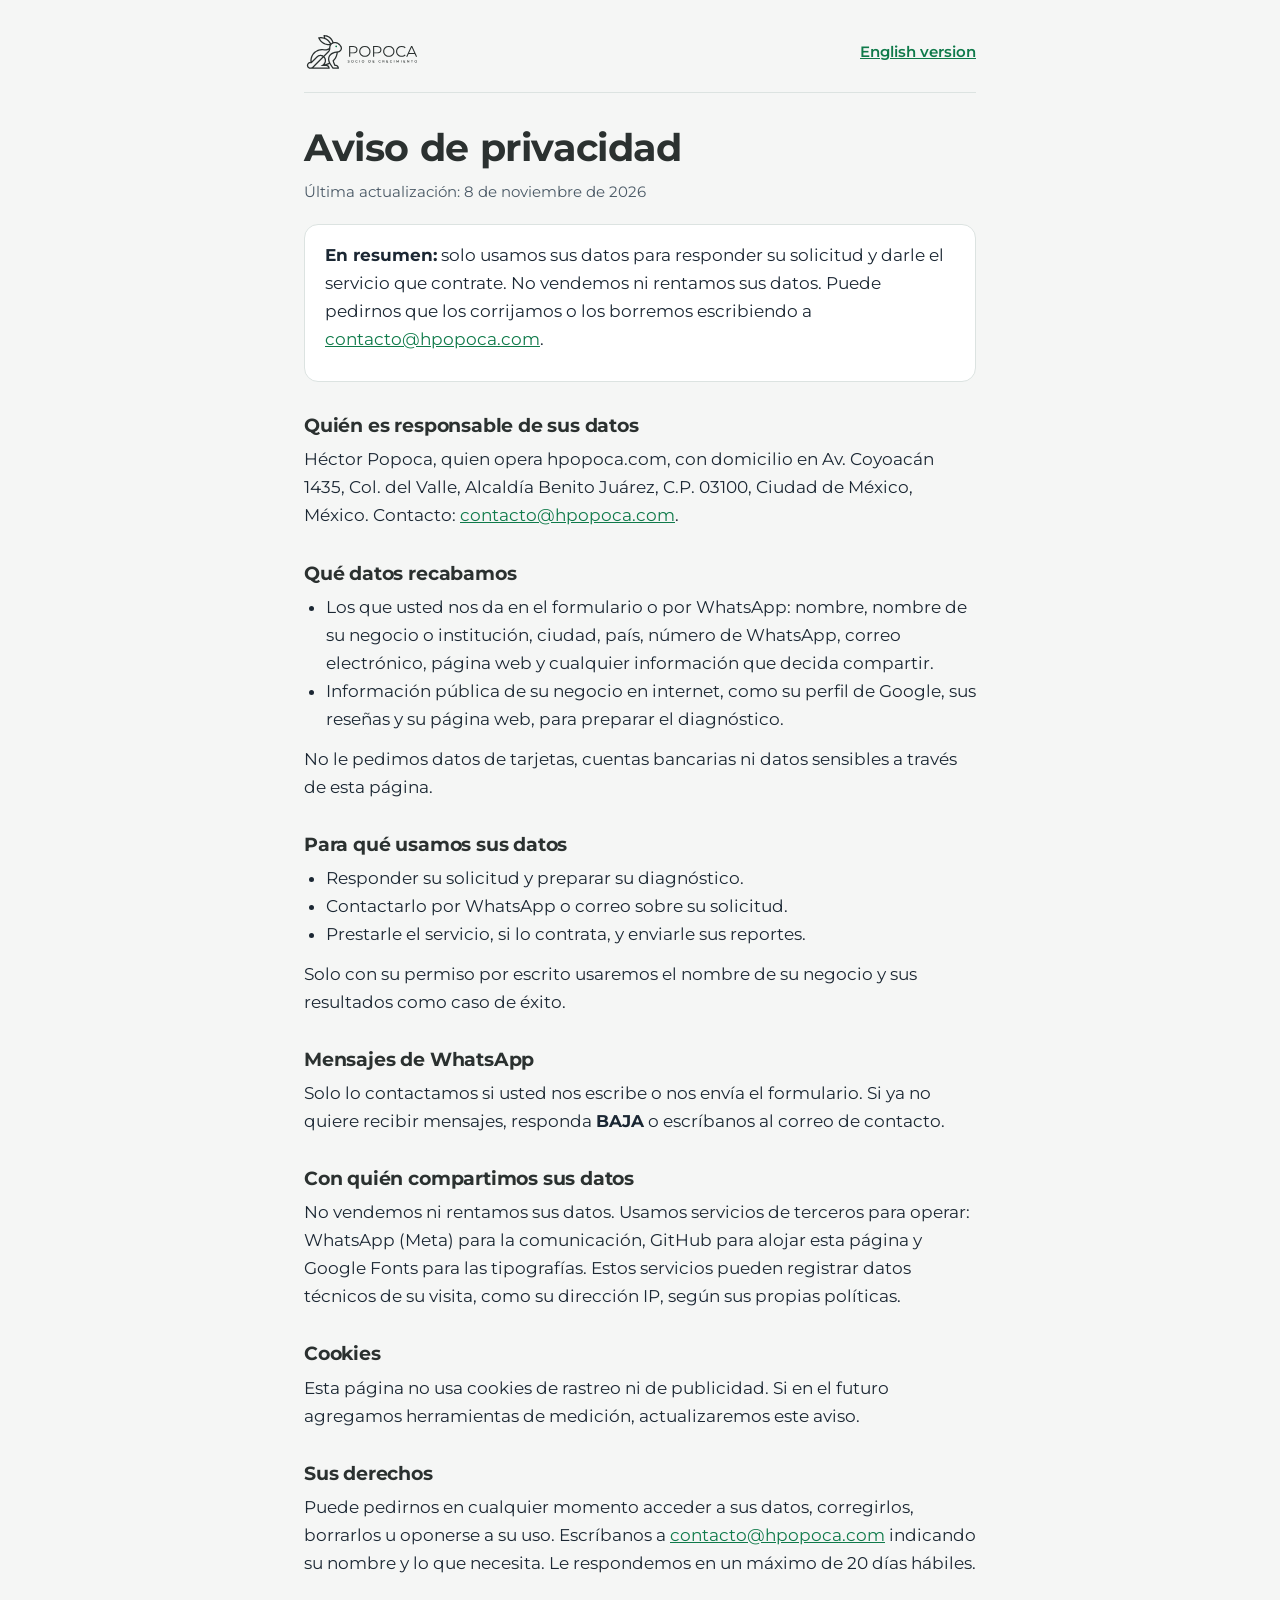
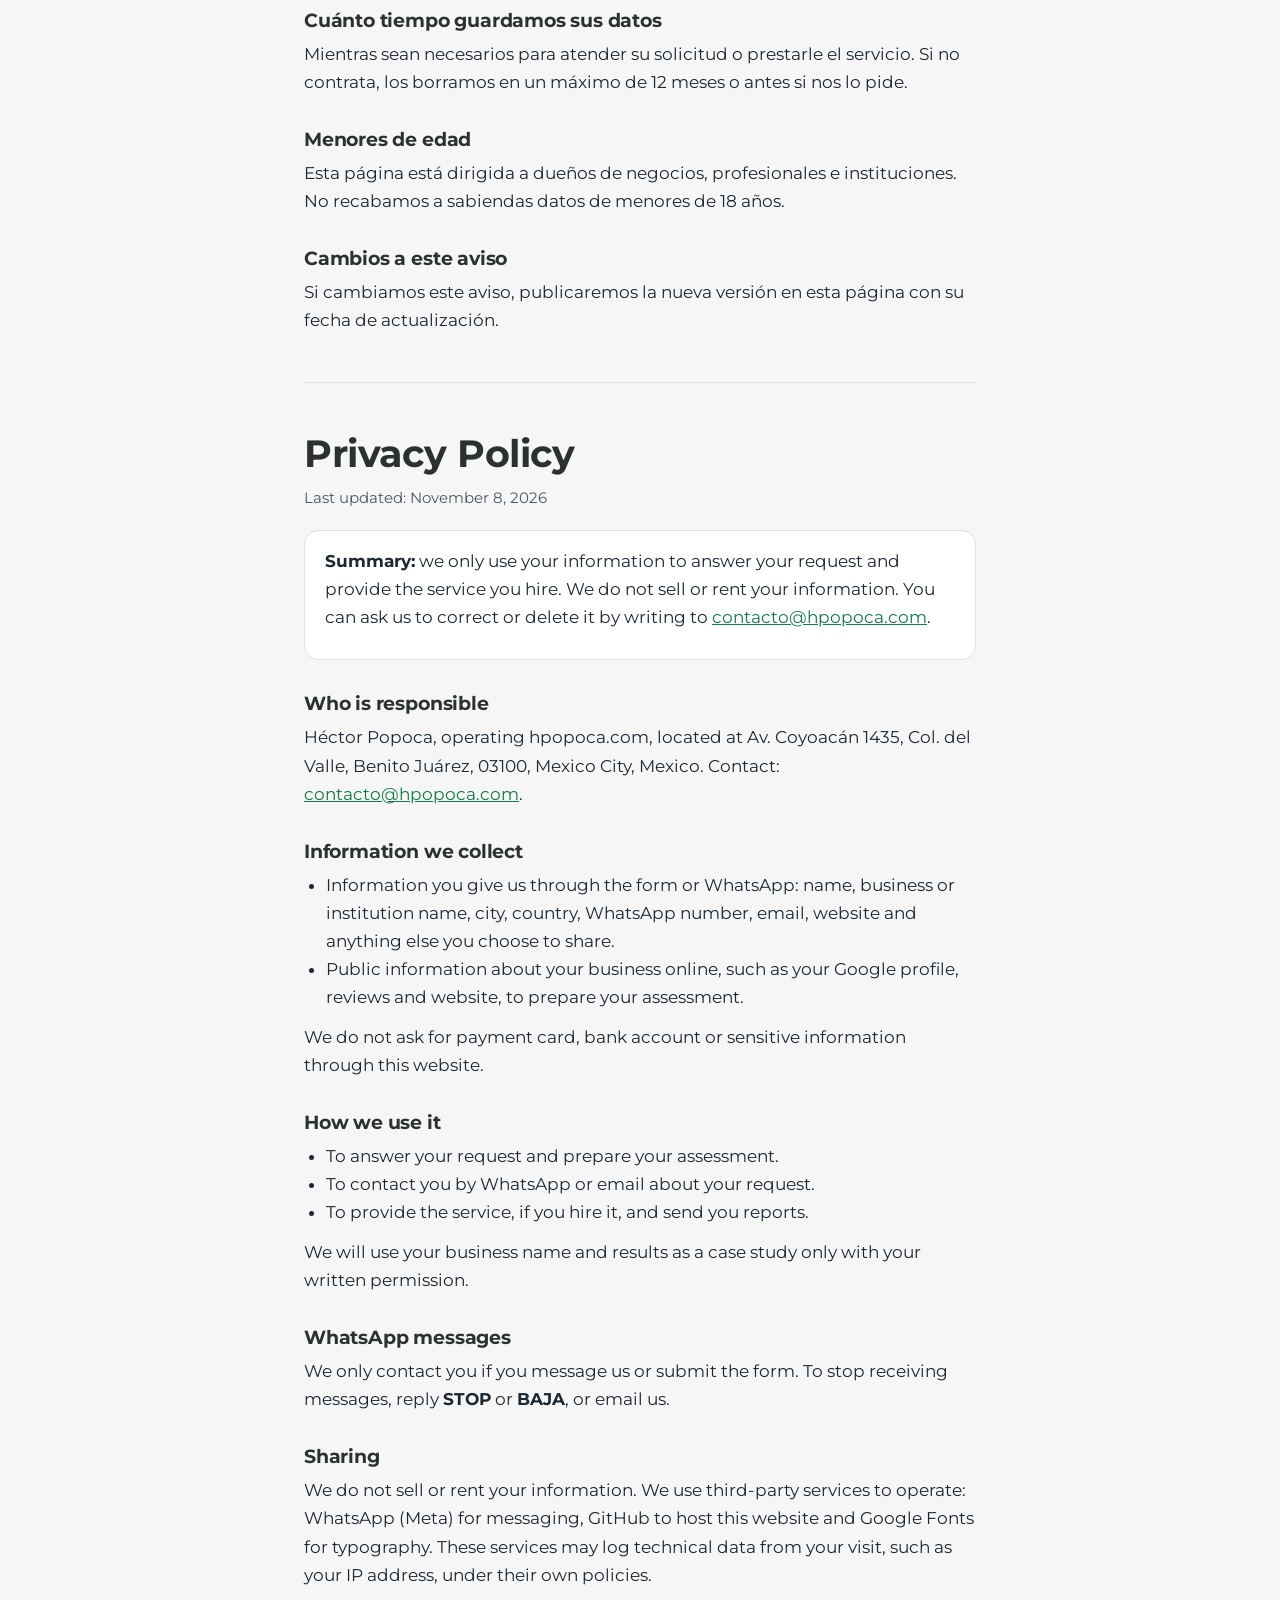
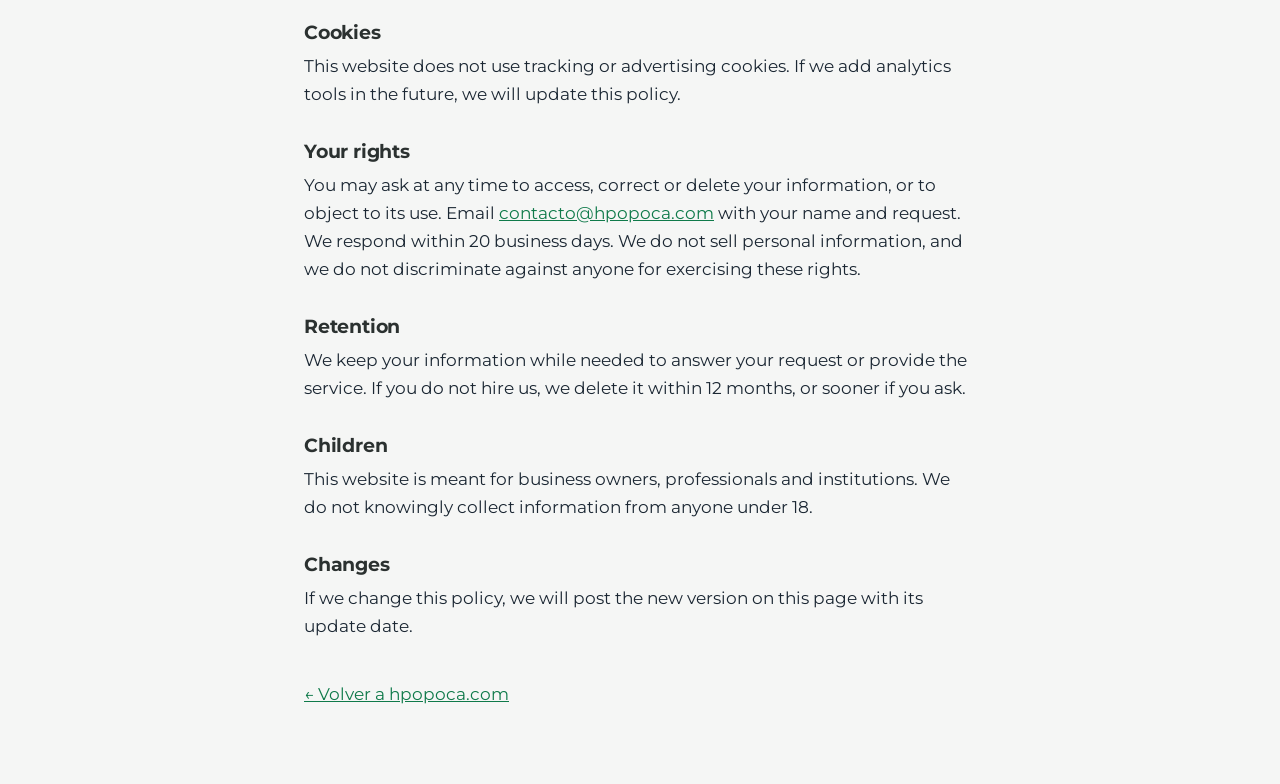
<file: privacidad.html>
<!doctype html>
<html lang="es">
<head>
<meta charset="utf-8">
<meta name="viewport" content="width=device-width, initial-scale=1, viewport-fit=cover">
<title>Aviso de privacidad | hpopoca</title>
<meta name="description" content="Aviso de privacidad de hpopoca: qué datos recabamos, para qué los usamos y cómo ejercer sus derechos.">
<link rel="canonical" href="https://hpopoca.com/privacidad.html">
<link rel="icon" href="img/favicon.png" type="image/png">
<link rel="preconnect" href="https://fonts.googleapis.com">
<link rel="preconnect" href="https://fonts.gstatic.com" crossorigin>
<link rel="stylesheet" href="https://fonts.googleapis.com/css2?family=Montserrat:wght@400;600;700&display=swap">
<style>
:root{--teal:#0F7A4A;--teal-ink:#0F7A4A;--bg:#F5F6F5;--surface:#FFFFFF;--fg:#1B2733;--heading:#2B3130;--muted:#4A5966;--line:#DCE3E1;
  --font-display:"Montserrat","Segoe UI",system-ui,sans-serif;--font-body:"Montserrat","Segoe UI",system-ui,sans-serif;color-scheme:light}
@media (prefers-color-scheme: dark){:root:not([data-theme="light"]){--teal:#3CC48A;--teal-ink:#3CC48A;--bg:#0F1B29;--surface:#162637;--fg:#E6ECF1;--heading:#F1F5F8;--muted:#A8B6C3;--line:#28394C;color-scheme:dark}}
:root[data-theme="dark"]{--teal:#3CC48A;--teal-ink:#3CC48A;--bg:#0F1B29;--surface:#162637;--fg:#E6ECF1;--heading:#F1F5F8;--muted:#A8B6C3;--line:#28394C;color-scheme:dark}
*{box-sizing:border-box}
body{margin:0;background:var(--bg);color:var(--fg);font-family:var(--font-body);font-size:17px;line-height:1.65}
a{color:var(--teal-ink)}
:focus-visible{outline:3px solid var(--teal);outline-offset:3px;border-radius:6px}
.wrap{max-width:46rem;margin-inline:auto;padding-inline:clamp(16px,4vw,32px);padding-block:32px 64px}
.top{display:flex;align-items:center;justify-content:space-between;gap:16px;flex-wrap:wrap;padding-bottom:20px;border-bottom:1px solid var(--line);margin-bottom:32px}
.brand{display:flex;align-items:center;gap:10px;text-decoration:none;color:var(--heading);font-family:var(--font-display);font-size:1.15rem}
.brand b{font-weight:700}
h1,h2{font-family:var(--font-display);color:var(--heading);line-height:1.2;letter-spacing:-.01em;text-wrap:balance}
h1{font-size:clamp(1.8rem,4vw,2.4rem);margin:0 0 8px}
h2{font-size:1.2rem;margin:32px 0 8px}
p,ul{margin:0 0 12px}
ul{padding-left:22px}
.meta{color:var(--muted);font-size:.95rem}
.lang{display:inline-block;font-weight:600;font-size:.95rem}
.box{background:var(--surface);border:1px solid var(--line);border-radius:14px;padding:16px 20px;margin:20px 0}
hr{border:0;border-top:1px solid var(--line);margin:48px 0}
.eye{fill:var(--teal)}</style>
</head>
<body>
<div class="wrap">
  <header class="top">
    <a class="brand" href="./" aria-label="Popoca, inicio" style="color:var(--heading)"><svg style="height:40px;width:auto" class="logo" viewBox="300 380 1980 680" role="img" aria-label="Popoca, socio de crecimiento"><g transform="translate(320,400)"><path d="M219.0 71.5 L218.2 73.2 L221.2 81.2 L231.8 103.2 L236.8 112.0 L248.2 128.5 L258.5 141.0 L271.8 154.8 L282.8 164.5 L293.2 172.5 L305.0 180.0 L320.8 188.2 L336.2 194.5 L349.8 198.8 L365.8 202.2 L384.0 204.8 L395.0 205.5 L414.2 205.8 L414.8 206.2 L414.8 208.0 L410.5 220.8 L408.8 230.0 L408.0 237.5 L405.8 246.2 L403.2 251.2 L400.0 255.5 L392.2 261.8 L382.2 266.8 L368.2 270.8 L358.5 272.2 L343.8 273.2 L324.2 273.0 L296.2 270.5 L275.0 270.8 L250.5 273.8 L229.2 278.8 L206.0 287.2 L187.2 296.8 L172.5 305.8 L163.0 312.8 L152.2 321.8 L140.2 333.5 L133.2 341.5 L121.5 357.2 L116.2 365.5 L109.5 378.0 L101.0 397.5 L96.8 410.2 L93.2 423.8 L89.5 445.0 L87.8 464.0 L88.2 488.0 L87.2 488.8 L77.2 489.8 L69.8 491.8 L60.8 495.8 L55.2 499.2 L47.8 505.5 L43.8 509.8 L37.5 518.5 L33.8 525.5 L31.2 532.0 L29.5 539.8 L29.0 546.8 L29.2 553.5 L30.2 560.2 L32.2 567.0 L37.5 577.8 L44.2 587.0 L50.0 592.5 L57.2 598.0 L67.0 602.8 L75.5 605.2 L81.2 606.2 L416.0 606.8 L417.2 605.8 L417.2 602.5 L415.2 585.0 L412.2 574.2 L408.8 567.0 L403.0 558.5 L396.2 551.5 L388.5 545.8 L377.2 539.8 L377.2 538.8 L378.5 537.8 L395.2 531.5 L410.8 524.0 L412.8 523.8 L414.2 525.0 L455.0 588.5 L459.8 594.5 L464.2 599.0 L470.0 603.0 L476.0 605.5 L482.8 606.8 L573.0 606.8 L573.8 605.8 L573.8 593.5 L572.5 583.2 L569.0 572.2 L563.8 562.2 L559.2 556.2 L554.0 551.0 L549.2 547.2 L542.8 543.2 L535.8 540.0 L529.0 537.8 L520.5 536.0 L512.5 535.5 L510.8 534.2 L494.8 494.0 L489.5 477.2 L488.8 472.0 L504.0 455.2 L516.5 439.2 L526.0 424.5 L533.0 411.2 L540.8 392.8 L547.2 372.8 L552.8 348.0 L554.8 331.2 L556.2 330.0 L569.8 326.5 L579.5 322.8 L587.8 318.8 L594.2 314.5 L602.2 308.2 L610.0 300.2 L616.2 291.8 L619.8 285.2 L623.5 275.2 L625.5 266.5 L626.2 260.8 L626.0 247.8 L624.0 238.2 L621.2 230.8 L617.8 223.5 L611.8 213.5 L601.8 199.5 L594.8 191.5 L584.8 181.8 L569.8 170.0 L558.2 163.0 L550.2 159.0 L543.0 156.0 L533.2 153.0 L525.8 151.2 L517.0 150.0 L501.0 149.5 L482.8 151.5 L481.5 150.0 L476.2 135.2 L468.5 119.8 L455.5 99.5 L442.8 84.0 L428.2 70.2 L410.8 57.8 L393.2 48.0 L377.0 41.2 L364.0 37.2 L347.0 33.5 L329.0 31.2 L312.2 30.2 L311.2 31.5 L312.0 40.8 L314.2 56.8 L317.2 70.5 L317.0 72.0 L316.0 72.8 L293.8 68.5 L273.8 66.5 L255.8 66.5 L245.5 67.2 L233.5 68.8ZM392.0 582.5 L391.8 584.2 L389.5 585.0 L143.8 584.8 L143.0 584.2 L143.0 582.8 L311.8 414.0 L313.5 414.0 L315.2 415.8 L322.8 426.8 L327.5 436.8 L330.8 447.2 L332.5 458.8 L332.8 472.0 L331.8 480.2 L329.5 489.2 L324.8 500.2 L317.8 512.0 L311.2 519.5 L300.2 530.5 L292.2 536.8 L266.5 552.8 L262.2 556.0 L262.8 556.5 L339.2 556.8 L359.8 557.2 L370.0 560.5 L380.0 566.5 L386.8 573.5ZM294.2 398.8 L294.2 400.5 L174.0 520.5 L125.0 570.0 L116.8 576.8 L109.5 581.0 L103.8 583.0 L94.0 584.8 L85.5 584.8 L79.0 583.5 L70.2 580.0 L64.0 575.8 L58.8 570.2 L54.0 562.0 L52.2 557.0 L51.2 550.8 L51.2 545.0 L52.0 540.0 L53.8 534.2 L57.2 527.5 L60.5 523.2 L64.8 519.0 L68.5 516.2 L72.8 514.0 L78.2 512.0 L85.8 510.5 L106.2 511.0 L108.5 509.8 L165.0 455.5 L207.0 414.0 L219.0 403.5 L227.8 397.8 L236.2 393.8 L246.2 390.8 L255.2 389.5 L265.0 389.5 L277.0 391.5 L288.2 395.2 L293.2 397.8ZM531.2 334.5 L532.5 335.8 L532.2 340.2 L530.8 349.5 L527.2 364.2 L521.5 382.5 L513.2 401.2 L505.0 416.8 L497.0 429.0 L489.2 439.2 L482.5 447.0 L473.2 456.5 L465.5 463.8 L465.5 467.5 L468.8 482.5 L474.5 501.0 L482.0 521.5 L488.2 535.5 L492.5 547.2 L494.5 551.0 L497.2 554.0 L501.0 556.0 L505.0 556.8 L514.5 556.8 L520.0 557.5 L527.0 559.8 L534.0 563.2 L539.2 567.2 L545.0 574.0 L549.2 581.8 L549.5 584.0 L547.8 585.0 L485.5 585.0 L480.8 583.0 L478.2 581.2 L472.0 574.5 L453.0 545.5 L436.0 518.0 L427.2 502.2 L421.2 489.8 L415.2 473.5 L411.8 458.0 L410.2 442.0 L410.5 431.2 L411.5 423.0 L413.5 414.0 L416.5 405.0 L420.8 396.2 L424.8 389.8 L434.5 377.5 L442.0 370.0 L452.5 361.8 L467.2 352.5 L486.0 343.5 L493.8 341.0 L505.8 338.2ZM402.0 283.0 L401.8 285.5 L398.0 294.0 L394.8 299.2 L390.2 305.0 L312.2 382.5 L310.2 382.8 L299.8 376.5 L287.8 371.8 L277.5 369.2 L268.0 368.0 L256.5 367.8 L243.8 369.2 L235.2 371.2 L222.2 376.2 L210.0 383.5 L197.8 393.0 L112.2 476.5 L110.8 476.5 L110.2 476.0 L110.0 462.2 L110.5 454.8 L112.2 440.8 L115.0 426.8 L120.5 408.2 L124.5 397.8 L130.8 384.8 L137.8 372.5 L143.5 363.8 L156.5 348.0 L172.8 332.8 L188.8 321.0 L201.8 313.2 L218.5 305.5 L235.5 299.5 L253.8 295.2 L268.5 293.0 L284.2 292.0 L298.5 292.2 L328.0 295.0 L342.2 295.2 L353.5 294.8 L364.5 293.5 L376.2 291.2 L390.2 287.0 L400.2 282.5ZM554.0 185.8 L566.5 194.8 L579.8 207.2 L586.0 214.8 L593.0 224.8 L600.8 239.0 L604.0 249.0 L604.5 258.2 L602.5 269.0 L600.0 275.5 L597.0 281.0 L592.8 286.8 L585.5 294.0 L578.2 299.2 L571.0 303.0 L562.5 306.2 L554.0 308.5 L528.8 313.2 L499.8 317.5 L487.2 320.5 L478.0 323.5 L464.2 329.2 L447.0 338.8 L434.8 347.2 L424.0 356.5 L417.8 362.8 L410.5 371.5 L401.0 386.5 L397.0 394.8 L393.8 403.8 L390.0 420.2 L388.8 438.8 L389.0 450.0 L390.0 459.2 L391.8 468.8 L394.8 480.0 L397.8 488.5 L403.2 501.2 L403.2 502.8 L401.8 504.2 L396.0 507.2 L372.2 517.0 L352.8 523.2 L337.2 527.5 L335.5 527.5 L335.0 525.8 L339.8 518.5 L346.0 506.5 L351.0 492.0 L354.0 475.5 L354.2 458.5 L353.2 449.5 L351.5 441.0 L346.8 426.8 L339.2 412.2 L333.2 403.8 L329.0 398.5 L329.0 397.2 L402.2 323.5 L411.2 313.2 L415.5 306.8 L422.0 292.5 L426.5 276.8 L428.2 264.5 L429.8 238.0 L432.5 223.5 L436.2 213.2 L441.2 204.2 L447.2 196.0 L453.0 190.2 L462.8 183.0 L476.2 176.2 L490.5 172.5 L499.8 171.5 L511.0 171.5 L523.8 173.2 L538.2 177.8 L545.5 181.0ZM250.2 89.8 L252.0 88.8 L268.5 88.2 L285.5 89.2 L303.5 91.8 L315.5 94.5 L324.8 97.5 L336.0 102.0 L347.2 107.5 L355.8 112.5 L372.0 124.0 L382.2 133.0 L392.0 142.8 L400.2 152.2 L407.0 161.2 L418.5 179.8 L419.0 181.8 L418.0 182.8 L414.5 183.2 L395.8 183.5 L380.2 182.2 L366.8 180.2 L355.5 177.8 L342.2 173.5 L330.8 168.8 L320.2 163.5 L313.5 159.5 L299.8 150.0 L289.8 141.5 L279.2 131.2 L268.0 118.5 L259.5 107.2 L253.8 98.2 L250.2 91.2ZM336.5 55.0 L337.2 54.5 L339.2 54.5 L353.5 57.2 L366.2 60.8 L377.2 64.8 L388.8 70.2 L398.0 75.5 L406.0 80.8 L414.0 87.0 L421.0 93.2 L429.5 102.0 L437.0 111.0 L445.0 122.5 L451.5 133.8 L457.2 145.5 L461.5 156.5 L461.5 158.5 L460.2 159.8 L454.5 162.8 L441.2 171.0 L439.0 170.8 L428.0 153.2 L419.0 141.2 L408.0 128.2 L397.8 117.8 L386.5 107.8 L375.2 99.2 L363.0 91.5 L343.8 81.2 L342.5 80.0 L340.5 74.2 L336.2 57.0Z" fill="currentColor" fill-rule="evenodd"/><path class="eye" d="M525.0 210.8 L519.8 212.5 L517.2 214.2 L514.8 217.0 L512.8 221.5 L512.5 228.2 L514.0 231.8 L516.2 234.8 L518.2 236.5 L523.5 239.0 L525.5 239.5 L528.8 239.5 L533.8 238.0 L538.8 233.8 L541.0 229.2 L541.5 227.0 L541.5 223.0 L540.8 220.0 L539.0 216.5 L535.5 213.0 L531.5 211.2Z"/></g><path d="M1066.832540653814 801.0V618.3H1135.0489270746018Q1158.382283319363 618.3 1175.0993005029338 625.7732854149203Q1191.8163176865046 633.2465708298407 1200.799049455155 647.2230880134116Q1209.7817812238054 661.1996051969824 1209.7817812238054 680.8441760268231Q1209.7817812238054 700.2277468566639 1200.799049455155 714.2608176865047Q1191.8163176865046 728.2938885163453 1175.0993005029338 735.7671739312657Q1158.382283319363 743.2404593461861 1135.0489270746018 743.2404593461861H1077.3939614417436L1085.9544551550712 734.2362875104777V801.0ZM1085.9544551550712 735.7847854149204 1077.3939614417436 726.4500427493713H1134.6835708298408Q1162.054004191115 726.4500427493713 1176.2829891031015 714.4787187761945Q1190.511974015088 702.5073948030176 1190.511974015088 680.8441760268231Q1190.511974015088 658.9199572506286 1176.2829891031015 647.0051869237217Q1162.054004191115 635.0904165968147 1134.6835708298408 635.0904165968147H1077.3939614417436L1085.9544551550712 625.7556739312657ZM1334.3838512727752 802.6703562447611Q1313.7274535933295 802.6703562447611 1296.156102320554 795.679909891031Q1278.5847510477786 788.6894635373009 1265.6304656328582 776.0875171835708Q1252.6761802179378 763.4855708298408 1245.4812875104776 746.5959799812633Q1238.2863948030176 729.7063891326858 1238.2863948030176 709.65Q1238.2863948030176 689.5936108673143 1245.4812875104776 672.7040200187367Q1252.6761802179378 655.8144291701592 1265.6492765474036 643.1911425935406Q1278.6223728768693 630.567856016922 1296.1427400847047 623.5987498860804Q1313.6631072925397 616.6296437552389 1334.3516781223805 616.6296437552389Q1355.0402489522212 616.6296437552389 1372.5181294392728 623.5724468206597Q1389.9960099263246 630.5152498860805 1402.9376466228437 643.0908931743897Q1415.879283319363 655.666536462699 1423.0741760268231 672.6071647946353Q1430.2690687342833 689.5477931265716 1430.2690687342833 709.664789270746Q1430.2690687342833 729.7817854149204 1423.0741760268231 746.7076244761106Q1415.879283319363 763.6334635373009 1402.9376466228437 776.2091068256102Q1389.9960099263246 788.7847501139196 1372.5181294392728 795.7275531793404Q1355.0402489522212 802.6703562447611 1334.3838512727752 802.6703562447611ZM1334.3516781223805 785.4362615255658Q1350.7773948030176 785.4362615255658 1364.7519592064823 779.7765911968754Q1378.726523609947 774.1169208681849 1389.0947488125175 763.8163208699684Q1399.462974015088 753.5157208717519 1405.2311177703268 739.7510719211122Q1410.9992615255658 725.9864229704724 1410.9992615255658 709.6053531449177Q1410.9992615255658 693.2242833193629 1405.2477349284686 679.5169819334157Q1399.4962083313712 665.8096805474684 1389.1209054503329 655.5008836373758Q1378.7456025692945 645.1920867272831 1364.761498686156 639.5279126008586Q1350.7773948030176 633.8637384744342 1334.3516781223805 633.8637384744342Q1317.9259614417435 633.8637384744342 1303.9075154317788 639.5327092563764Q1289.8890694218144 645.2016800383187 1279.4882868982922 655.5192068614538Q1269.0875043747703 665.8367336845887 1263.3218531932525 679.555642976889Q1257.556202011735 693.2745522691894 1257.556202011735 709.6011881211831Q1257.556202011735 725.9278239731768 1263.3150378343366 739.6924729238166Q1269.073873656938 753.4571218744563 1279.4623618075134 763.8090479447721Q1289.8508499580887 774.160974015088 1303.8884056999161 779.7986177703269Q1317.9259614417435 785.4362615255658 1334.3516781223805 785.4362615255658ZM1474.033540653814 801.0V618.3H1542.2499270746018Q1565.583283319363 618.3 1582.3003005029339 625.7732854149203Q1599.0173176865046 633.2465708298407 1608.000049455155 647.2230880134116Q1616.9827812238054 661.1996051969824 1616.9827812238054 680.8441760268231Q1616.9827812238054 700.2277468566639 1608.000049455155 714.2608176865047Q1599.0173176865046 728.2938885163453 1582.3003005029339 735.7671739312657Q1565.583283319363 743.2404593461861 1542.2499270746018 743.2404593461861H1484.5949614417436L1493.1554551550712 734.2362875104777V801.0ZM1493.1554551550712 735.7847854149204 1484.5949614417436 726.4500427493713H1541.8845708298409Q1569.255004191115 726.4500427493713 1583.4839891031015 714.4787187761945Q1597.712974015088 702.5073948030176 1597.712974015088 680.8441760268231Q1597.712974015088 658.9199572506286 1583.4839891031015 647.0051869237217Q1569.255004191115 635.0904165968147 1541.8845708298409 635.0904165968147H1484.5949614417436L1493.1554551550712 625.7556739312657ZM1741.5848512727753 802.6703562447611Q1720.9284535933296 802.6703562447611 1703.357102320554 795.679909891031Q1685.7857510477786 788.6894635373009 1672.8314656328582 776.0875171835708Q1659.8771802179378 763.4855708298408 1652.6822875104776 746.5959799812633Q1645.4873948030177 729.7063891326858 1645.4873948030177 709.65Q1645.4873948030177 689.5936108673143 1652.6822875104776 672.7040200187367Q1659.8771802179378 655.8144291701592 1672.8502765474036 643.1911425935406Q1685.8233728768694 630.567856016922 1703.3437400847047 623.5987498860804Q1720.8641072925398 616.6296437552389 1741.5526781223805 616.6296437552389Q1762.2412489522212 616.6296437552389 1779.7191294392728 623.5724468206597Q1797.1970099263247 630.5152498860805 1810.1386466228437 643.0908931743897Q1823.080283319363 655.666536462699 1830.2751760268231 672.6071647946353Q1837.4700687342834 689.5477931265716 1837.4700687342834 709.664789270746Q1837.4700687342834 729.7817854149204 1830.2751760268231 746.7076244761106Q1823.080283319363 763.6334635373009 1810.1386466228437 776.2091068256102Q1797.1970099263247 788.7847501139196 1779.7191294392728 795.7275531793404Q1762.2412489522212 802.6703562447611 1741.5848512727753 802.6703562447611ZM1741.5526781223805 785.4362615255658Q1757.9783948030176 785.4362615255658 1771.9529592064823 779.7765911968754Q1785.927523609947 774.1169208681849 1796.2957488125176 763.8163208699684Q1806.6639740150881 753.5157208717519 1812.4321177703268 739.7510719211122Q1818.2002615255658 725.9864229704724 1818.2002615255658 709.6053531449177Q1818.2002615255658 693.2242833193629 1812.4487349284686 679.5169819334157Q1806.6972083313713 665.8096805474684 1796.321905450333 655.5008836373758Q1785.9466025692946 645.1920867272831 1771.962498686156 639.5279126008586Q1757.9783948030176 633.8637384744342 1741.5526781223805 633.8637384744342Q1725.1269614417436 633.8637384744342 1711.1085154317789 639.5327092563764Q1697.0900694218144 645.2016800383187 1686.6892868982923 655.5192068614538Q1676.2885043747704 665.8367336845887 1670.5228531932526 679.555642976889Q1664.757202011735 693.2745522691894 1664.757202011735 709.6011881211831Q1664.757202011735 725.9278239731768 1670.5160378343367 739.6924729238166Q1676.274873656938 753.4571218744563 1686.6633618075134 763.8090479447721Q1697.0518499580887 774.160974015088 1711.0894056999161 779.7986177703269Q1725.1269614417436 785.4362615255658 1741.5526781223805 785.4362615255658ZM1960.5 802.6703562447611Q1939.9593218776195 802.6703562447611 1922.494090108969 795.7538562447611Q1905.0288583403185 788.837356244761 1892.1485192791283 776.2354098910309Q1879.268180217938 763.6334635373009 1872.0732875104777 746.7076244761106Q1864.8783948030177 729.7817854149204 1864.8783948030177 709.65Q1864.8783948030177 689.5182145850796 1872.0732875104777 672.5923755238894Q1879.268180217938 655.666536462699 1892.2224656328583 643.064590108969Q1905.1767510477787 630.4626437552389 1922.6419828164292 623.546143755239Q1940.1072145850796 616.6296437552389 1960.6478927074602 616.6296437552389Q1980.7273906119028 616.6296437552389 1998.0925322715843 623.3329463537301Q2015.4576739312658 630.0362489522213 2027.6463520536463 643.4080687342832L2015.3450041911149 655.6398457669741Q2004.1480385582565 644.2254165968147 1990.528126571668 639.0445775356245Q1976.9082145850796 633.8637384744342 1961.3873562447611 633.8637384744342Q1944.813746856664 633.8637384744342 1930.7022447611066 639.557935875943Q1916.590742665549 645.2521332774518 1906.137616093881 655.5008134953898Q1895.684489522213 665.7494937133278 1889.916345766974 679.5434421626153Q1884.148202011735 693.3373906119027 1884.148202011735 709.65Q1884.148202011735 725.9626093880972 1889.916345766974 739.7565578373847Q1895.684489522213 753.5505062866722 1906.137616093881 763.7991865046101Q1916.590742665549 774.0478667225482 1930.7022447611066 779.7420641240569Q1944.813746856664 785.4362615255658 1961.3873562447611 785.4362615255658Q1976.9082145850796 785.4362615255658 1990.528126571668 780.1988688181057Q2004.1480385582565 774.9614761106454 2015.3450041911149 763.399154233026L2027.6463520536463 775.6309312657166Q2015.4576739312658 789.0027510477787 1998.0925322715843 795.83655364627Q1980.7273906119028 802.6703562447611 1960.5 802.6703562447611ZM2037.4372875104777 801.0 2120.931253143336 618.3H2139.9052749371335L2223.547133277452 801.0H2203.198540653814L2126.377248952221 629.4269572506287H2134.311386420788L2057.4900947191954 801.0ZM2070.244746856664 752.2883864207879 2075.9604937133277 736.5332187761944H2182.2487510477786L2188.112390611903 752.2883864207879Z" fill="currentColor"/><path d="M1057.4179301972686 898.55468892261Q1052.8312412746586 898.55468892261 1048.62931107739 897.2396540212443Q1044.4273808801213 895.9246191198786 1041.9469681335356 893.8400667678301L1044.4964127465857 888.206282245827Q1046.857584218513 890.0740758725342 1050.3259635811837 891.2978694992413Q1053.7943429438544 892.5216631259484 1057.4324127465857 892.5216631259484Q1060.50662215478 892.5216631259484 1062.4031411229134 891.8552139605463Q1064.2996600910471 891.1887647951442 1065.1937298937785 890.0301426403641Q1066.0877996965098 888.8715204855843 1066.0877996965098 887.4193808801214Q1066.0877996965098 885.624 1064.8142822458271 884.5447921092564Q1063.5407647951442 883.4655842185128 1061.4868679817905 882.8017905918057Q1059.432971168437 882.1379969650986 1056.9419362670715 881.5888588770865Q1054.4509013657057 881.0397207890744 1051.9562458270107 880.280100151745Q1049.4615902883156 879.5204795144158 1047.4076934749621 878.3056176024279Q1045.3537966616086 877.0907556904401 1044.0802792109257 875.088273141123Q1042.8067617602428 873.0857905918058 1042.8067617602428 869.9497905918058Q1042.8067617602428 866.7486191198786 1044.5094506828527 864.0939301972686Q1046.2121396054629 861.4392412746586 1049.7114142640364 859.8422761760243Q1053.21068892261 858.2453110773899 1058.57606676783 858.2453110773899Q1062.1132382397573 858.2453110773899 1065.5871684370259 859.1340698027313Q1069.0610986342945 860.0228285280729 1071.6535113808802 861.7100698027314L1069.3353080424886 867.3853717754173Q1066.7158603945372 865.783095599393 1063.926722306525 865.0307162367224Q1061.137584218513 864.2783368740515 1058.5128254931715 864.2783368740515Q1055.5361335356602 864.2783368740515 1053.6359939301974 865.004406676783Q1051.7358543247344 865.7304764795144 1050.869784522003 866.924339908953Q1050.0037147192716 868.1182033383915 1050.0037147192716 869.6191016691957Q1050.0037147192716 871.4072412746585 1051.2772321699545 872.4828285280728Q1052.5507496206374 873.5584157814872 1054.6046464339909 874.1942094081942Q1056.6585432473444 874.8300030349013 1059.1531987860394 875.3998998482549Q1061.6478543247345 875.9697966616085 1064.1388892261002 876.705037936267Q1066.6299241274658 877.4402792109256 1068.6838209408193 878.6307617602428Q1070.737717754173 879.8212443095599 1072.011235204856 881.8201062215478Q1073.2847526555388 883.8189681335357 1073.2847526555388 886.8989681335356Q1073.2847526555388 890.0441396054629 1071.557684370258 892.6988285280729Q1069.8306160849772 895.3535174506828 1066.3105827010622 896.9541031866464Q1062.7905493171472 898.55468892261 1057.4179301972686 898.55468892261ZM1123.5668989910284 898.55468892261Q1119.0089204163671 898.55468892261 1115.1333481564307 897.0426889226101Q1111.257775896494 895.53068892261 1108.4116727098476 892.8074476479514Q1105.565569523201 890.0842063732929 1103.9867076112132 886.4175020228425Q1102.4078456992252 882.7507976723922 1102.4078456992252 878.3965862562324Q1102.4078456992252 874.0423748400726 1103.9867315889437 870.3806359351024Q1105.5656174786623 866.7188970301322 1108.417898455275 863.9870683987622Q1111.2701794318878 861.2552397673921 1115.128420555518 859.750275422391Q1118.9866616791483 858.2453110773899 1123.5526711923967 858.2453110773899Q1128.1248775656895 858.2453110773899 1131.966012818465 859.7416035685551Q1135.8071480712404 861.2378960597204 1138.6490571260151 863.9540171822556Q1141.4909661807897 866.6701383047908 1143.0698520705082 870.3487037502709Q1144.6487379602268 874.0272691957512 1144.6487379602268 878.4014621287665Q1144.6487379602268 882.7756550617819 1143.069876048239 886.4543100802081Q1141.4910141362511 890.1329650986343 1138.6490811037456 892.847534519457Q1135.8071480712404 895.5621039402797 1131.966012818465 897.0583964314449Q1128.1248775656895 898.55468892261 1123.5668989910284 898.55468892261ZM1123.552346956218 892.198215477997Q1126.5221218752495 892.198215477997 1129.0237700514986 891.1776424627901Q1131.5254182277477 890.1570694475834 1133.3840492624242 888.2948473186323Q1135.2426802971008 886.4326251896813 1136.2803707371615 883.9152834197039Q1137.3180611772223 881.3979416497266 1137.3180611772223 878.3852803848026Q1137.3180611772223 875.3726191198786 1136.2858492456269 872.8741842602137Q1135.2536373140315 870.375749400549 1133.392672840564 868.5108248329066Q1131.5317083670968 866.6459002652642 1129.0272393573518 865.6238423936336Q1126.522770347607 864.6017845220031 1123.5529954285755 864.6017845220031Q1120.583220509544 864.6017845220031 1118.0671050127921 865.6254238022979Q1115.55098951604 866.6490630825926 1113.681624662926 868.516865814004Q1111.8122598098116 870.3846685454151 1110.7753911460209 872.8869304140472Q1109.7385224822299 875.3891922826793 1109.7385224822299 878.3839072187296Q1109.7385224822299 881.3786221547799 1110.7731441913252 883.8959639247573Q1111.8077659004202 886.4133056947347 1113.673077423495 888.2924495089758Q1115.5383889465697 890.1715933232169 1118.060480491878 891.1849044006069Q1120.5825720371865 892.198215477997 1123.552346956218 892.198215477997ZM1195.2531360115008 898.55468892261Q1190.7441709128664 898.55468892261 1186.9108264515614 897.0706889226101Q1183.0774819902565 895.58668892261 1180.2593788036102 892.8670682852808Q1177.4412756169636 890.1474476479515 1175.8660343423048 886.4685857359636Q1174.2907930676463 882.7897238239757 1174.2907930676463 878.4Q1174.2907930676463 874.0102761760243 1175.8660343423048 870.3314142640364Q1177.4412756169636 866.6525523520486 1180.2837581662807 863.9329317147193Q1183.1262407155978 861.21331107739 1186.9595851769027 859.72931107739Q1190.7929296382079 858.2453110773899 1195.301894736842 858.2453110773899Q1200.0947202300135 858.2453110773899 1204.0835123392699 859.8956206373293Q1208.0723044485264 861.5459301972686 1210.7892695471608 864.7688254931714L1206.1021739477678 869.2425432473444Q1203.9761041450363 866.9122670713202 1201.3397581662807 865.7570257966617Q1198.703412187525 864.6017845220031 1195.6325836594522 864.6017845220031Q1192.5854091526237 864.6017845220031 1190.027752096478 865.615095599393Q1187.4700950403324 866.628406676783 1185.5834728855525 868.4771320182094Q1183.6968507307724 870.3258573596358 1182.6591602907117 872.8528588770865Q1181.621469850651 875.3798603945372 1181.621469850651 878.4Q1181.621469850651 881.4201396054629 1182.6591602907117 883.9471411229135Q1183.6968507307724 886.4741426403642 1185.5834728855525 888.3228679817905Q1187.4700950403324 890.1715933232169 1190.027752096478 891.1849044006069Q1192.5854091526237 892.198215477997 1195.6325836594522 892.198215477997Q1198.703412187525 892.198215477997 1201.3397581662807 891.0429742033384Q1203.9761041450363 889.8877329286798 1206.1021739477678 887.5086980273142L1210.7892695471608 891.9824157814871Q1208.0723044485264 895.1980698027314 1204.0835123392699 896.8763793626707Q1200.0947202300135 898.55468892261 1195.2531360115008 898.55468892261ZM1242.0654672949447 898.0V858.8H1249.3329028032906V898.0ZM1302.9837410962919 898.55468892261Q1298.4257625216305 898.55468892261 1294.5501902616938 897.0426889226101Q1290.6746180017574 895.53068892261 1287.8285148151108 892.8074476479514Q1284.9824116284644 890.0842063732929 1283.4035497164764 886.4175020228425Q1281.8246878044886 882.7507976723922 1281.8246878044886 878.3965862562324Q1281.8246878044886 874.0423748400726 1283.4035736942071 870.3806359351024Q1284.9824595839257 866.7188970301322 1287.8347405605384 863.9870683987622Q1290.6870215371512 861.2552397673921 1294.5452626607814 859.750275422391Q1298.4035037844117 858.2453110773899 1302.9695132976601 858.2453110773899Q1307.541719670953 858.2453110773899 1311.3828549237282 859.7416035685551Q1315.2239901765038 861.2378960597204 1318.0658992312783 863.9540171822556Q1320.907808286053 866.6701383047908 1322.4866941757716 870.3487037502709Q1324.0655800654902 874.0272691957512 1324.0655800654902 878.4014621287665Q1324.0655800654902 882.7756550617819 1322.4867181535024 886.4543100802081Q1320.9078562415145 890.1329650986343 1318.0659232090093 892.847534519457Q1315.2239901765038 895.5621039402797 1311.3828549237282 897.0583964314449Q1307.541719670953 898.55468892261 1302.9837410962919 898.55468892261ZM1302.9691890614813 892.198215477997Q1305.9389639805129 892.198215477997 1308.440612156762 891.1776424627901Q1310.942260333011 890.1570694475834 1312.8008913676877 888.2948473186323Q1314.6595224023642 886.4326251896813 1315.697212842425 883.9152834197039Q1316.7349032824857 881.3979416497266 1316.7349032824857 878.3852803848026Q1316.7349032824857 875.3726191198786 1315.7026913508903 872.8741842602137Q1314.670479419295 870.375749400549 1312.8095149458277 868.5108248329066Q1310.9485504723602 866.6459002652642 1308.4440814626155 865.6238423936336Q1305.9396124528705 864.6017845220031 1302.969837533839 864.6017845220031Q1300.0000626148073 864.6017845220031 1297.4839471180553 865.6254238022979Q1294.9678316213035 866.6490630825926 1293.0984667681892 868.516865814004Q1291.229101915075 870.3846685454151 1290.192233251284 872.8869304140472Q1289.1553645874933 875.3891922826793 1289.1553645874933 878.3839072187296Q1289.1553645874933 881.3786221547799 1290.1899862965884 883.8959639247573Q1291.2246080056836 886.4133056947347 1293.0899195287584 888.2924495089758Q1294.9552310518332 890.1715933232169 1297.4773225971417 891.1849044006069Q1299.99941414245 892.198215477997 1302.9691890614813 892.198215477997ZM1396.730309400208 898.0V858.8H1413.8561667598437Q1420.213131858478 858.8 1425.026476319783 861.2531380880121Q1429.839820781088 863.7062761760243 1432.542303330405 868.098655538695Q1435.2447858797223 872.4910349013657 1435.2447858797223 878.4Q1435.2447858797223 884.3017238239757 1432.542303330405 888.6977238239757Q1429.839820781088 893.0937238239757 1425.026476319783 895.5468619119879Q1420.213131858478 898.0 1413.8561667598437 898.0ZM1403.9977449085538 891.8404916540212H1413.4912016612093Q1417.9002395974765 891.8404916540212 1421.1216902803294 890.1670075872535Q1424.3431409631821 888.4935235204856 1426.12862502995 885.4671077389985Q1427.9141090967178 882.4406919575114 1427.9141090967178 878.4Q1427.9141090967178 874.3033080424887 1426.12862502995 871.3048922610016Q1424.3431409631821 868.3064764795145 1421.1216902803294 866.6329924127466Q1417.9002395974765 864.9595083459787 1413.4912016612093 864.9595083459787H1403.9977449085538ZM1467.717256768629 898.0V858.8H1496.3144221707535V864.9160606980273H1474.9557271783408V891.8839393019726H1497.091180896095V898.0ZM1474.4010382557308 881.0759271623672V875.1153141122913H1493.9209047200707V881.0759271623672ZM1588.2817675904485 898.55468892261Q1583.772802491814 898.55468892261 1579.939458030509 897.0706889226101Q1576.1061135692041 895.58668892261 1573.2880103825578 892.8670682852808Q1570.4699071959112 890.1474476479515 1568.8946659212525 886.4685857359636Q1567.319424646594 882.7897238239757 1567.319424646594 878.4Q1567.319424646594 874.0102761760243 1568.8946659212525 870.3314142640364Q1570.4699071959112 866.6525523520486 1573.3123897452283 863.9329317147193Q1576.1548722945454 861.21331107739 1579.9882167558503 859.72931107739Q1583.8215612171555 858.2453110773899 1588.3305263157897 858.2453110773899Q1593.1233518089612 858.2453110773899 1597.1121439182175 859.8956206373293Q1601.100936027474 861.5459301972686 1603.8179011261084 864.7688254931714L1599.1308055267154 869.2425432473444Q1597.004735723984 866.9122670713202 1594.3683897452283 865.7570257966617Q1591.7320437664725 864.6017845220031 1588.6612152383998 864.6017845220031Q1585.6140407315713 864.6017845220031 1583.0563836754256 865.615095599393Q1580.49872661928 866.628406676783 1578.6121044645001 868.4771320182094Q1576.72548230972 870.3258573596358 1575.6877918696593 872.8528588770865Q1574.6501014295986 875.3798603945372 1574.6501014295986 878.4Q1574.6501014295986 881.4201396054629 1575.6877918696593 883.9471411229135Q1576.72548230972 886.4741426403642 1578.6121044645001 888.3228679817905Q1580.49872661928 890.1715933232169 1583.0563836754256 891.1849044006069Q1585.6140407315713 892.198215477997 1588.6612152383998 892.198215477997Q1591.7320437664725 892.198215477997 1594.3683897452283 891.0429742033384Q1597.004735723984 889.8877329286798 1599.1308055267154 887.5086980273142L1603.8179011261084 891.9824157814871Q1601.100936027474 895.1980698027314 1597.1121439182175 896.8763793626707Q1593.1233518089612 898.55468892261 1588.2817675904485 898.55468892261ZM1635.0940988738923 898.0V858.8H1651.1144387828451Q1658.960229374651 858.8 1663.4204357479439 862.5078270106221Q1667.8806421212366 866.2156540212443 1667.8806421212366 872.7551016691957Q1667.8806421212366 877.0473080424886 1665.8672976599316 880.1526525037937Q1663.8539531986266 883.2579969650986 1660.1181261880047 884.9208588770865Q1656.3822991773825 886.5837207890744 1651.186851529431 886.5837207890744H1639.1145055506752L1642.3615343822382 883.2971047040971V898.0ZM1660.703482788915 898.0 1650.7789304368664 883.7687587253414H1658.5865723185054L1668.5743659452125 898.0ZM1642.3615343822382 884.0704825493171 1639.1145055506752 880.5651775417299H1650.8831975081866Q1655.6750639725265 880.5651775417299 1658.1125146553793 878.5042792109257Q1660.5499653382321 876.4433808801214 1660.5499653382321 872.7551016691957Q1660.5499653382321 869.0180637329287 1658.1125146553793 866.9815447647952Q1655.6750639725265 864.9450257966616 1650.8831975081866 864.9450257966616H1639.1145055506752L1642.3615343822382 861.3909620637329ZM1700.7610462423133 898.0V858.8H1729.3582116444377V864.9160606980273H1707.999516652025V891.8839393019726H1730.1349703697792V898.0ZM1707.444827729415 881.0759271623672V875.1153141122913H1726.964694193755V881.0759271623672ZM1781.1386096957117 898.55468892261Q1776.6296445970772 898.55468892261 1772.7963001357723 897.0706889226101Q1768.9629556744674 895.58668892261 1766.144852487821 892.8670682852808Q1763.3267493011745 890.1474476479515 1761.7515080265157 886.4685857359636Q1760.1762667518572 882.7897238239757 1760.1762667518572 878.4Q1760.1762667518572 874.0102761760243 1761.7515080265157 870.3314142640364Q1763.3267493011745 866.6525523520486 1766.1692318504915 863.9329317147193Q1769.0117143998086 861.21331107739 1772.8450588611136 859.72931107739Q1776.6784033224187 858.2453110773899 1781.187368421053 858.2453110773899Q1785.9801939142244 858.2453110773899 1789.9689860234807 859.8956206373293Q1793.9577781327373 861.5459301972686 1796.6747432313716 864.7688254931714L1791.9876476319787 869.2425432473444Q1789.8615778292472 866.9122670713202 1787.2252318504916 865.7570257966617Q1784.5888858717358 864.6017845220031 1781.518057343663 864.6017845220031Q1778.4708828368346 864.6017845220031 1775.913225780689 865.615095599393Q1773.3555687245432 866.628406676783 1771.4689465697634 868.4771320182094Q1769.5823244149833 870.3258573596358 1768.5446339749226 872.8528588770865Q1767.5069435348619 875.3798603945372 1767.5069435348619 878.4Q1767.5069435348619 881.4201396054629 1768.5446339749226 883.9471411229135Q1769.5823244149833 886.4741426403642 1771.4689465697634 888.3228679817905Q1773.3555687245432 890.1715933232169 1775.913225780689 891.1849044006069Q1778.4708828368346 892.198215477997 1781.518057343663 892.198215477997Q1784.5888858717358 892.198215477997 1787.2252318504916 891.0429742033384Q1789.8615778292472 889.8877329286798 1791.9876476319787 887.5086980273142L1796.6747432313716 891.9824157814871Q1793.9577781327373 895.1980698027314 1789.9689860234807 896.8763793626707Q1785.9801939142244 898.55468892261 1781.1386096957117 898.55468892261ZM1827.9509409791556 898.0V858.8H1835.2183764875015V898.0ZM1870.5458883475767 898.0V858.8H1876.534015813434L1893.6767775736769 887.4150409711684H1890.500231291431L1907.3900279530394 858.8H1913.3781554188968L1913.4413966935554 898.0H1906.521062854405L1906.4578215797467 869.6301911987861H1907.9229930516738L1893.6062950243597 893.5455842185129H1890.3177487421137L1875.7968443415068 869.6301911987861H1877.4662221867268V898.0ZM1948.7568357159978 898.0V858.8H1956.0242712243437V898.0ZM1991.351783084419 898.0V858.8H2019.9489484865433V864.9160606980273H1998.5902534941306V891.8839393019726H2020.7257072118848V898.0ZM1998.0355645715206 881.0759271623672V875.1153141122913H2017.5554310358605V881.0759271623672ZM2053.6027304528398 898.0V858.8H2059.590857918697L2084.158936826133 888.9946342943854H2081.1668032904727V858.8H2088.3907911508672V898.0H2082.40266368501L2057.8345847775745 867.8053657056146H2060.8267183132343V898.0ZM2131.620573117164 898.0V864.9522670713202H2118.6290526315797V858.8H2151.879529111094V864.9522670713202H2138.88800862551V898.0ZM2200.4599516226076 898.55468892261Q2195.9019730479467 898.55468892261 2192.02640078801 897.0426889226101Q2188.1508285280734 895.53068892261 2185.304725341427 892.8074476479514Q2182.45862215478 890.0842063732929 2180.879760242792 886.4175020228425Q2179.3008983308046 882.7507976723922 2179.3008983308046 878.3965862562324Q2179.3008983308046 874.0423748400726 2180.879784220523 870.3806359351024Q2182.4586701102417 866.7188970301322 2185.3109510868544 863.9870683987622Q2188.163232063467 861.2552397673921 2192.0214731870974 859.750275422391Q2195.8797143107276 858.2453110773899 2200.445723823976 858.2453110773899Q2205.017930197269 858.2453110773899 2208.859065450044 859.7416035685551Q2212.7002007028195 861.2378960597204 2215.5421097575945 863.9540171822556Q2218.384018812369 866.6701383047908 2219.9629047020876 870.3487037502709Q2221.541790591806 874.0272691957512 2221.541790591806 878.4014621287665Q2221.541790591806 882.7756550617819 2219.962928679818 886.4543100802081Q2218.3840667678305 890.1329650986343 2215.542133735325 892.847534519457Q2212.7002007028195 895.5621039402797 2208.859065450044 897.0583964314449Q2205.017930197269 898.55468892261 2200.4599516226076 898.55468892261ZM2200.4453995877975 892.198215477997Q2203.415174506829 892.198215477997 2205.916822683078 891.1776424627901Q2208.418470859327 890.1570694475834 2210.277101894004 888.2948473186323Q2212.13573292868 886.4326251896813 2213.173423368741 883.9152834197039Q2214.2111138088017 881.3979416497266 2214.2111138088017 878.3852803848026Q2214.2111138088017 875.3726191198786 2213.178901877206 872.8741842602137Q2212.146689945611 870.375749400549 2210.2857254721434 868.5108248329066Q2208.424760998676 866.6459002652642 2205.9202919889312 865.6238423936336Q2203.4158229791865 864.6017845220031 2200.4460480601547 864.6017845220031Q2197.4762731411233 864.6017845220031 2194.960157644371 865.6254238022979Q2192.4440421476193 866.6490630825926 2190.574677294505 868.516865814004Q2188.705312441391 870.3846685454151 2187.6684437776003 872.8869304140472Q2186.631575113809 875.3891922826793 2186.631575113809 878.3839072187296Q2186.631575113809 881.3786221547799 2187.6661968229046 883.8959639247573Q2188.7008185319996 886.4133056947347 2190.5661300550746 888.2924495089758Q2192.431441578149 890.1715933232169 2194.9535331234574 891.1849044006069Q2197.4756246687657 892.198215477997 2200.4453995877975 892.198215477997Z" fill="currentColor"/></svg></a>
    <a class="lang" href="#english">English version</a>
  </header>

  <main>
    <h1>Aviso de privacidad</h1>
    <p class="meta">Última actualización: 8 de noviembre de 2026</p>

    <div class="box">
      <p><b>En resumen:</b> solo usamos sus datos para responder su solicitud y darle el servicio que contrate. No vendemos ni rentamos sus datos. Puede pedirnos que los corrijamos o los borremos escribiendo a <a href="mailto:contacto@hpopoca.com">contacto@hpopoca.com</a>.</p>
    </div>

    <h2>Quién es responsable de sus datos</h2>
    <p>Héctor Popoca, quien opera hpopoca.com, con domicilio en Av. Coyoacán 1435, Col. del Valle, Alcaldía Benito Juárez, C.P. 03100, Ciudad de México, México. Contacto: <a href="mailto:contacto@hpopoca.com">contacto@hpopoca.com</a>.</p>

    <h2>Qué datos recabamos</h2>
    <ul>
      <li>Los que usted nos da en el formulario o por WhatsApp: nombre, nombre de su negocio o institución, ciudad, país, número de WhatsApp, correo electrónico, página web y cualquier información que decida compartir.</li>
      <li>Información pública de su negocio en internet, como su perfil de Google, sus reseñas y su página web, para preparar el diagnóstico.</li>
    </ul>
    <p>No le pedimos datos de tarjetas, cuentas bancarias ni datos sensibles a través de esta página.</p>

    <h2>Para qué usamos sus datos</h2>
    <ul>
      <li>Responder su solicitud y preparar su diagnóstico.</li>
      <li>Contactarlo por WhatsApp o correo sobre su solicitud.</li>
      <li>Prestarle el servicio, si lo contrata, y enviarle sus reportes.</li>
    </ul>
    <p>Solo con su permiso por escrito usaremos el nombre de su negocio y sus resultados como caso de éxito.</p>

    <h2>Mensajes de WhatsApp</h2>
    <p>Solo lo contactamos si usted nos escribe o nos envía el formulario. Si ya no quiere recibir mensajes, responda <b>BAJA</b> o escríbanos al correo de contacto.</p>

    <h2>Con quién compartimos sus datos</h2>
    <p>No vendemos ni rentamos sus datos. Usamos servicios de terceros para operar: WhatsApp (Meta) para la comunicación, GitHub para alojar esta página y Google Fonts para las tipografías. Estos servicios pueden registrar datos técnicos de su visita, como su dirección IP, según sus propias políticas.</p>

    <h2>Cookies</h2>
    <p>Esta página no usa cookies de rastreo ni de publicidad. Si en el futuro agregamos herramientas de medición, actualizaremos este aviso.</p>

    <h2>Sus derechos</h2>
    <p>Puede pedirnos en cualquier momento acceder a sus datos, corregirlos, borrarlos u oponerse a su uso. Escríbanos a <a href="mailto:contacto@hpopoca.com">contacto@hpopoca.com</a> indicando su nombre y lo que necesita. Le respondemos en un máximo de 20 días hábiles.</p>

    <h2>Cuánto tiempo guardamos sus datos</h2>
    <p>Mientras sean necesarios para atender su solicitud o prestarle el servicio. Si no contrata, los borramos en un máximo de 12 meses o antes si nos lo pide.</p>

    <h2>Menores de edad</h2>
    <p>Esta página está dirigida a dueños de negocios, profesionales e instituciones. No recabamos a sabiendas datos de menores de 18 años.</p>

    <h2>Cambios a este aviso</h2>
    <p>Si cambiamos este aviso, publicaremos la nueva versión en esta página con su fecha de actualización.</p>

    <hr>

    <section id="english" lang="en">
      <h1>Privacy Policy</h1>
      <p class="meta">Last updated: November 8, 2026</p>

      <div class="box">
        <p><b>Summary:</b> we only use your information to answer your request and provide the service you hire. We do not sell or rent your information. You can ask us to correct or delete it by writing to <a href="mailto:contacto@hpopoca.com">contacto@hpopoca.com</a>.</p>
      </div>

      <h2>Who is responsible</h2>
      <p>Héctor Popoca, operating hpopoca.com, located at Av. Coyoacán 1435, Col. del Valle, Benito Juárez, 03100, Mexico City, Mexico. Contact: <a href="mailto:contacto@hpopoca.com">contacto@hpopoca.com</a>.</p>

      <h2>Information we collect</h2>
      <ul>
        <li>Information you give us through the form or WhatsApp: name, business or institution name, city, country, WhatsApp number, email, website and anything else you choose to share.</li>
        <li>Public information about your business online, such as your Google profile, reviews and website, to prepare your assessment.</li>
      </ul>
      <p>We do not ask for payment card, bank account or sensitive information through this website.</p>

      <h2>How we use it</h2>
      <ul>
        <li>To answer your request and prepare your assessment.</li>
        <li>To contact you by WhatsApp or email about your request.</li>
        <li>To provide the service, if you hire it, and send you reports.</li>
      </ul>
      <p>We will use your business name and results as a case study only with your written permission.</p>

      <h2>WhatsApp messages</h2>
      <p>We only contact you if you message us or submit the form. To stop receiving messages, reply <b>STOP</b> or <b>BAJA</b>, or email us.</p>

      <h2>Sharing</h2>
      <p>We do not sell or rent your information. We use third-party services to operate: WhatsApp (Meta) for messaging, GitHub to host this website and Google Fonts for typography. These services may log technical data from your visit, such as your IP address, under their own policies.</p>

      <h2>Cookies</h2>
      <p>This website does not use tracking or advertising cookies. If we add analytics tools in the future, we will update this policy.</p>

      <h2>Your rights</h2>
      <p>You may ask at any time to access, correct or delete your information, or to object to its use. Email <a href="mailto:contacto@hpopoca.com">contacto@hpopoca.com</a> with your name and request. We respond within 20 business days. We do not sell personal information, and we do not discriminate against anyone for exercising these rights.</p>

      <h2>Retention</h2>
      <p>We keep your information while needed to answer your request or provide the service. If you do not hire us, we delete it within 12 months, or sooner if you ask.</p>

      <h2>Children</h2>
      <p>This website is meant for business owners, professionals and institutions. We do not knowingly collect information from anyone under 18.</p>

      <h2>Changes</h2>
      <p>If we change this policy, we will post the new version on this page with its update date.</p>
    </section>

    <p style="margin-top:40px"><a href="./">← Volver a hpopoca.com</a></p>
  </main>
</div>
</body>
</html>
</file>
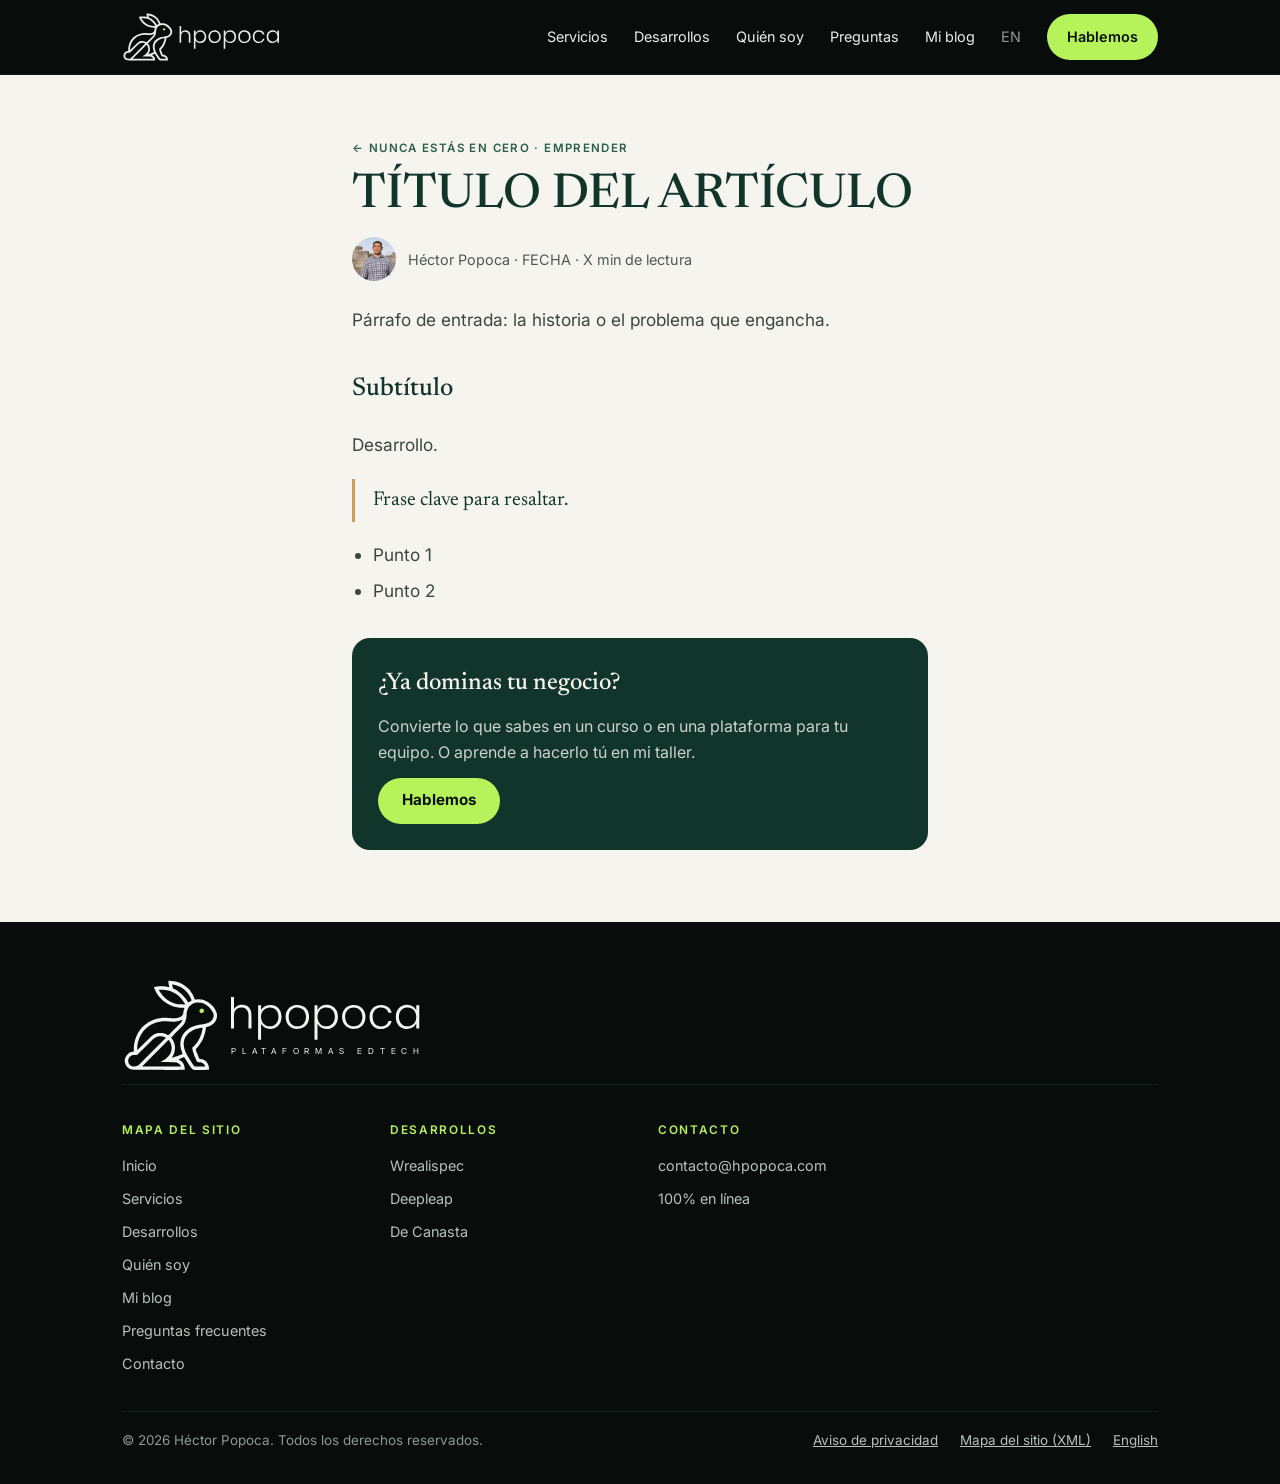
<file: blog/_plantilla.html>
<!doctype html>
<html lang="es">
<head>
<meta charset="utf-8">
<meta name="viewport" content="width=device-width, initial-scale=1, viewport-fit=cover">
<link rel="canonical" href="https://hpopoca.com/blog/">
<link rel="icon" href="../img/favicon.png" type="image/png">
<link rel="apple-touch-icon" href="../img/favicon.png">
<title>TÍTULO | Nunca estás en cero</title>
<meta name="description" content="Nunca estás en cero: el blog de Héctor Popoca sobre emprender con poco, negocios de barrio e inteligencia artificial para trabajar mejor.">
<meta name="theme-color" content="#080C0B">
<meta name="claude:viewport-fit-sides" content="cover">
<link rel="preconnect" href="https://fonts.googleapis.com">
<link rel="preconnect" href="https://fonts.gstatic.com" crossorigin>
<link rel="stylesheet" href="https://fonts.googleapis.com/css2?family=Sora:wght@700;800&family=Newsreader:ital,opsz,wght@0,6..72,400;0,6..72,500;1,6..72,400&family=Inter:wght@400;500;600;700&display=swap">
<style>
/* Opción D · estilo A: encabezado oscuro con verde neón; contenido marfil con verde bosque y oro */
:root{
  --night:#080C0B; --night-line:#18221C; --lime:#B6F35A; --on-night:#F2F6F3; --on-night-2:#B7C2BC; --on-night-3:#8D9A93;
  --bg:#F6F4EE; --band:#EFECE3; --white:#FFFFFF; --line:#E2DED3; --line-green:#B9CDBF;
  --forest:#12352B; --forest-2:#2B5E4C; --forest-3:#1C4638; --deep:#0C2620; --deep-line:#1F4A3D;
  --gold:#C9A15B; --gold-dark:#8A6420; --gold-num:#A9782A;
  --ink:#12352B; --text:#3A4640; --muted:#4D5A53; --on-forest:#F6F4EE; --on-forest-2:#C9D3CC; --on-forest-3:#A9BCB1;
  --serif:"Newsreader",Georgia,"Times New Roman",serif;
  --sans:"Inter","Segoe UI",system-ui,sans-serif;
  --display:"Sora","Inter",system-ui,sans-serif;
  color-scheme:light;
}
*{box-sizing:border-box}
html{scroll-behavior:smooth}
@media (prefers-reduced-motion:reduce){html{scroll-behavior:auto}}
body{margin:0;background:var(--bg);color:var(--text);font-family:var(--sans);font-size:16px;line-height:1.6}
h1,h2,h3{margin:0;text-wrap:balance}
p{margin:0}
img{max-width:100%;height:auto;display:block}
a{color:var(--forest-2)}
:focus-visible{outline:2px solid var(--gold);outline-offset:3px}
.wrap{max-width:1180px;margin-inline:auto;padding-left:max(clamp(20px,6vw,72px),env(safe-area-inset-left,0px));padding-right:max(clamp(20px,6vw,72px),env(safe-area-inset-right,0px))}
section[id],div[id]{scroll-margin-top:84px}
section.block[id]{scroll-margin-top:16px}
#casos,#preguntas{scroll-margin-top:96px}
/* Movimiento sutil de botones */
.btn,.top nav a.cta{transition:transform .2s ease,box-shadow .2s ease,filter .2s ease}
.btn:hover,.top nav a.cta:hover{transform:translateY(-2px);box-shadow:0 8px 20px -10px rgba(0,0,0,.45)}
@keyframes glow{0%,100%{box-shadow:0 0 0 0 rgba(182,243,90,0)}50%{box-shadow:0 0 0 6px rgba(182,243,90,.18)}}
.top nav a.cta,.hero .btn-lime{animation:glow 3s ease-in-out infinite}
.top nav a:not(.cta):not(.lang){position:relative}
.top nav a:not(.cta):not(.lang)::after{content:"";position:absolute;left:0;right:0;bottom:0;height:1.5px;background:var(--lime);transform:scaleX(0);transform-origin:left;transition:transform .25s ease}
.top nav a:not(.cta):not(.lang):hover::after{transform:scaleX(1)}
@media (prefers-reduced-motion:reduce){.btn,.top nav a.cta,.top nav a::after{transition:none;animation:none!important}}
.eyebrow{font-size:.74rem;letter-spacing:.16em;text-transform:uppercase;font-weight:600;color:var(--forest-2)}
.h2{font-family:var(--serif);font-weight:500;font-size:clamp(1.7rem,3.2vw,2.3rem);line-height:1.1;color:var(--ink)}
.center{text-align:center;align-items:center}
.head{display:flex;flex-direction:column;gap:14px}
.head p{color:var(--text);max-width:40rem}
.btn{display:inline-flex;align-items:center;justify-content:center;min-height:46px;padding:0 24px;border-radius:999px;font-family:var(--sans);font-weight:700;font-size:.95rem;text-decoration:none;border:0;cursor:pointer;white-space:nowrap}
.btn-lime{background:var(--lime);color:#0A100C}
.btn-gold{background:var(--lime);color:#0A100C}
.btn-ghost{background:var(--lime);color:#0A100C}
.btn-ghost-gold{background:var(--lime);color:#0A100C}
.btn:hover{filter:brightness(1.06)}

/* Menú */
body::before{content:"";position:fixed;inset:0 0 auto;height:env(safe-area-inset-top,0px);z-index:10;background:var(--night)}
.top{position:sticky;top:env(safe-area-inset-top,0px);z-index:5;background:var(--night);border-bottom:1px solid var(--night-line)}
.top .wrap{display:flex;flex-wrap:wrap;align-items:center;justify-content:space-between;gap:10px 24px;padding-block:12px}
.top .logo{height:50px;width:auto;color:#E8EEEA;display:block}
.top .logo .eye{fill:var(--lime)}
.top nav{display:flex;flex-wrap:wrap;align-items:center;gap:6px 26px;font-size:.9rem}
.top nav a{color:#E8EEEA;text-decoration:none;padding:6px 0}
.top nav a:hover{color:var(--lime)}
.top nav a.lang{color:var(--on-night-3)}
.top nav a.cta{background:var(--lime);color:#0A100C;font-weight:600;padding:11px 20px;border-radius:999px}
@media (max-width:900px){.top{position:static}.top .wrap{justify-content:center}.top nav{justify-content:center;gap:4px 16px;font-size:.84rem}.top nav a.cta{padding:9px 16px}.top .logo{height:42px}}

/* Encabezado */
.hero{position:relative;overflow:hidden;background:var(--night);color:var(--on-night-2);min-height:560px}
.hero picture img{position:absolute;top:0;right:0;height:100%;width:auto;max-width:none}
.hero .wrap{position:relative;padding-top:52px;padding-bottom:60px}
.hero-copy{max-width:520px;display:flex;flex-direction:column;gap:16px}
.badge{align-self:flex-start;display:flex;align-items:center;gap:8px;border:1px solid #2A3A2F;background:#0F1612;border-radius:999px;padding:6px 14px 6px 10px;font-size:.76rem;color:#E8EEEA}
.badge::before{content:"";width:8px;height:8px;border-radius:50%;background:var(--lime);flex:0 0 auto}
.hero h1{font-family:var(--display);font-weight:800;font-size:clamp(2rem,3.6vw,2.75rem);line-height:1.02;letter-spacing:-.03em;color:var(--on-night)}
.hero h1 span{color:var(--lime)}
.hero .lead{font-size:1rem;max-width:34rem}
.checks{list-style:none;margin:0;padding:0;display:grid;grid-template-columns:repeat(2,max-content);gap:8px 20px;max-width:560px;font-size:.88rem;color:#E8EEEA}
.checks li{display:flex;gap:10px;align-items:center}
.checks svg{flex:0 0 auto}
.actions{display:flex;flex-wrap:wrap;gap:14px}
@media (max-width:900px){
  .hero{min-height:0}
  .hero picture img{position:static;width:100%;height:auto;aspect-ratio:5/4;object-fit:cover;object-position:82% 70%}
  .hero .wrap{padding-top:36px;padding-bottom:64px}
  .hero-copy{max-width:none}
}
@media (max-width:480px){.checks{grid-template-columns:minmax(0,1fr)}}

/* Bloques */
.block{padding-block:clamp(56px,6.5vw,80px)}
.block > .wrap{display:flex;flex-direction:column;gap:28px}
.band{background:var(--band);border-block:1px solid var(--line)}
.grid{display:grid;gap:20px}
.g2{grid-template-columns:repeat(auto-fit,minmax(min(100%,340px),1fr))}
.g3{grid-template-columns:repeat(auto-fit,minmax(min(100%,300px),1fr))}
.g4{grid-template-columns:repeat(auto-fit,minmax(min(100%,220px),1fr))}
.card-forest{background:var(--forest);color:var(--on-forest-2);border-radius:20px;padding:clamp(22px,2.6vw,30px);display:flex;flex-direction:column;gap:12px}
.card-forest h3{font-family:var(--serif);font-weight:500;color:var(--on-forest);font-size:clamp(1.5rem,2.3vw,1.8rem);line-height:1.1}
.card-forest .tag{font-size:.74rem;letter-spacing:.14em;text-transform:uppercase;font-weight:600;color:var(--gold)}
.card-forest .card-note{font-size:.9rem;font-weight:600;color:var(--on-forest);border-top:1px solid var(--forest-2);padding-top:12px}
.card-forest .btn{align-self:flex-start}

.step .top-row{display:flex;justify-content:space-between;align-items:center}
.step .num{font-family:var(--serif);font-size:2.4rem;line-height:1;color:var(--gold)}
.step h3{font-size:1.6rem}
.step ul{list-style:none;margin:0;padding:12px 0 0;border-top:1px solid var(--forest-2);display:flex;flex-direction:column;gap:6px;font-size:.9rem;color:var(--on-forest)}
.step li{display:flex;gap:10px;align-items:baseline}
.step li::before{content:"";width:6px;height:6px;border-radius:50%;background:var(--gold);flex:0 0 auto;transform:translateY(-2px)}

/* Capacitación */
.cap-head{display:flex;flex-wrap:wrap;justify-content:space-between;align-items:flex-end;gap:24px}
.filters{display:flex;flex-wrap:wrap;gap:8px}
.filters button{font:inherit;font-size:.88rem;font-weight:600;padding:9px 16px;border-radius:999px;border:1px solid var(--forest);background:transparent;color:var(--forest);cursor:pointer}
.filters button[aria-pressed="true"]{background:var(--forest);color:var(--on-forest)}
.mat{border-radius:16px;padding:20px;gap:10px}
.mat .meta{display:flex;justify-content:space-between;gap:10px;font-size:.7rem;letter-spacing:.14em;text-transform:uppercase;font-weight:600}
.mat .meta span:last-child{color:var(--on-forest-3)}
.mat h3{font-size:1.2rem;line-height:1.2}
.mat p{font-size:.86rem;line-height:1.5;flex-grow:1}
.mat .buy{display:flex;justify-content:space-between;align-items:center;gap:12px;border-top:1px solid var(--forest-2);padding-top:12px;font-size:.88rem}
.mat .price{color:var(--on-forest);font-weight:600}
.mat .price small{color:var(--on-forest-3);font-weight:400;font-size:.8rem}
.mat .btn{min-height:36px;padding:0 14px;font-size:.78rem;align-self:auto}
.mat[hidden]{display:none}
.disclaimer{font-size:.82rem;color:var(--muted)}
.ask{background:var(--white);border:1px solid var(--line-green);border-radius:18px;padding:clamp(20px,3vw,28px);display:flex;flex-wrap:wrap;gap:32px 40px}
.ask .intro{flex:1 1 280px;display:flex;flex-direction:column;gap:12px}
.ask h3{font-family:var(--serif);font-weight:500;font-size:1.5rem;line-height:1.15;color:var(--ink)}
.ask form{flex:999 1 440px;min-width:0;display:flex;flex-direction:column;gap:16px}
.ask fieldset{border:0;margin:0;padding:0;display:grid;grid-template-columns:repeat(auto-fit,minmax(min(100%,230px),1fr));gap:12px 24px}
.ask legend{position:absolute;width:1px;height:1px;overflow:hidden;clip:rect(0 0 0 0)}
.chk{display:flex;gap:10px;align-items:center;font-size:.95rem;color:#2E3A34}
.chk input{width:18px;height:18px;margin:0;accent-color:var(--forest);flex:0 0 auto}
.row{display:flex;flex-wrap:wrap;gap:12px;align-items:flex-end}
.row label{flex:1 1 240px}
.lbl{display:flex;flex-direction:column;gap:6px;font-size:.82rem;font-weight:600;color:#2E3A34}
.lbl input,.lbl select,.lbl textarea{font:inherit;font-size:.95rem;font-weight:400;color:#1A2520;background:#FFFFFF;border:1px solid var(--line-green);border-radius:10px;min-height:44px;padding:8px 12px;width:100%}
.lbl textarea{min-height:72px;resize:vertical}

/* Cifras */
.stat{background:var(--white);border:1px solid var(--line-green);border-radius:16px;padding:20px;display:flex;flex-direction:column;gap:8px;text-align:center}
.stat .n{font-family:var(--serif);font-weight:500;font-size:clamp(1.8rem,2.8vw,2.2rem);color:var(--gold-num);line-height:1.1;font-variant-numeric:tabular-nums}
.stat p{font-size:.9rem;color:var(--text)}

/* Casos */
.case{background:var(--white);border:1px solid var(--line-green);border-radius:24px;overflow:hidden;display:flex;flex-direction:column}
.case .shot{height:200px;overflow:hidden;padding:20px 20px 0}
.case .shot img{width:100%;border-radius:10px 10px 0 0}
.shot-canasta{background:#E8641E}
.shot-wrea{background:#EEF1FA}
.case .body{padding:22px;display:flex;flex-direction:column;gap:8px}
.case .meta{display:flex;justify-content:space-between;gap:12px;font-size:.72rem;letter-spacing:.12em;text-transform:uppercase;font-weight:600}
.case .meta span:first-child{color:var(--gold-dark)}
.case .meta span:last-child{color:var(--muted)}
.case h3{font-family:var(--serif);font-weight:500;font-size:1.45rem;color:var(--ink)}
.case p{font-size:.95rem}
.case a{font-weight:600;font-size:.9rem}

/* Wrealispec */
.wrea{flex-direction:row;flex-wrap:wrap;align-items:center;gap:40px;border-radius:28px}
.wrea .txt{flex:999 1 480px;min-width:0;display:flex;flex-direction:column;gap:18px}
.wrea h2{font-family:var(--serif);font-weight:500;font-size:clamp(1.6rem,2.8vw,2.1rem);line-height:1.1;color:var(--on-forest)}
.wrea .txt p{font-size:1rem}
.wrea .mob{flex:1 1 400px;min-width:0;display:grid;grid-template-columns:repeat(3,minmax(0,1fr));gap:12px}
.wrea .mob div{background:var(--forest-3);border:1px solid var(--forest-2);border-radius:16px;padding:20px 12px;text-align:center;display:flex;flex-direction:column;gap:6px}
.wrea .mob b{font-family:var(--serif);font-weight:500;color:var(--gold);font-size:1.15rem}
.wrea .mob span{font-size:.82rem}
@media (max-width:420px){.wrea .mob{grid-template-columns:minmax(0,1fr)}}

/* Historia */
.story{display:flex;flex-wrap:wrap;gap:48px;align-items:flex-start}
.story .pic{flex:0 0 160px;height:160px;border-radius:50%;overflow:hidden;border:3px solid var(--gold);margin-inline:auto}
.story .pic img{width:100%;height:100%;object-fit:cover;object-position:center 20%}
.story .txt{flex:999 1 520px;min-width:0;display:flex;flex-direction:column;gap:12px;font-size:.98rem;line-height:1.65}
.story h2{font-family:var(--serif);font-weight:500;font-size:1.7rem;color:var(--ink)}
.story .last{color:#17211D}

/* Contacto */
.contact{background:var(--forest);color:var(--on-forest);border-radius:22px;padding:clamp(24px,3.5vw,40px);display:flex;flex-wrap:wrap;gap:28px 40px;max-width:1040px;margin-inline:auto}
.contact .intro{flex:1 1 300px;display:flex;flex-direction:column;gap:16px}
.contact h2{font-family:var(--serif);font-weight:500;font-size:clamp(1.8rem,3vw,2.2rem);line-height:1.04;color:var(--on-forest)}
.contact .intro p{color:var(--on-forest-2)}
.contact .intro a{color:var(--gold);font-weight:600}
.contact form{flex:999 1 460px;min-width:0;display:grid;grid-template-columns:repeat(2,minmax(0,1fr));gap:10px 12px}
@media (max-width:600px){.contact form{grid-template-columns:minmax(0,1fr)}}
.contact .lbl{color:var(--on-forest)}
.contact .lbl input,.contact .lbl select,.contact .lbl textarea{border-color:transparent}
.full{grid-column:1/-1}
.consent{display:flex;gap:10px;align-items:flex-start;font-size:.85rem;line-height:1.5;color:var(--on-forest-2)}
.consent input{width:18px;height:18px;margin:2px 0 0;accent-color:var(--gold);flex:0 0 auto}
.consent a{color:var(--gold)}
.contact .btn{justify-self:start}
.note{font-size:.92rem;padding:12px 14px;border-left:2px solid var(--gold);background:rgba(201,161,91,.16)}
.ask .note{color:var(--ink)}
.contact .note{color:var(--on-forest)}


/* Preguntas frecuentes */
.faq{max-width:820px;margin-inline:auto;width:100%;border-top:1px solid var(--line-green)}
.faq details{border-bottom:1px solid var(--line-green)}
.faq summary{cursor:pointer;list-style:none;display:flex;justify-content:space-between;align-items:center;gap:16px;padding:18px 2px;font-weight:600;color:var(--ink);font-size:1rem}
.faq summary::-webkit-details-marker{display:none}
.faq summary::after{content:"+";flex:0 0 auto;width:28px;height:28px;border-radius:50%;display:grid;place-content:center;background:var(--forest);color:var(--gold);font-weight:500;font-size:1.1rem;line-height:1;transition:transform .2s ease}
.faq details[open] summary::after{content:"−"}
.faq summary:hover{color:var(--forest-2)}
.faq details p{color:var(--text);padding:0 44px 18px 2px;font-size:.95rem}

/* Pie */
footer .logo-full{display:block;width:100%;max-width:300px;height:auto;color:var(--on-night)}
footer .logo-full .eye{fill:var(--lime)}
footer .brand{grid-column:1/-1;padding-bottom:12px;border-bottom:1px solid var(--night-line)}
@media (min-width:700px){footer .cols{grid-template-columns:repeat(3,minmax(0,1fr))}}

footer{background:var(--night);color:var(--on-night-2);font-size:.9rem;margin-top:72px}
footer .cols{display:grid;grid-template-columns:repeat(auto-fit,minmax(180px,1fr));align-items:start;gap:36px;padding-block:56px 36px}
footer .name{font-family:var(--serif);font-weight:500;font-size:1.4rem;color:var(--on-night)}
footer h2{font-family:var(--sans);font-size:.74rem;letter-spacing:.14em;text-transform:uppercase;font-weight:600;color:var(--lime);margin-bottom:4px}
footer nav,footer .brand{display:flex;flex-direction:column;gap:10px}
footer a{color:var(--on-night-2);text-decoration:none}
footer a:hover{color:var(--lime);text-decoration:underline}
footer .legal{border-top:1px solid var(--night-line);padding-block:18px 32px;display:flex;flex-wrap:wrap;justify-content:space-between;gap:12px 24px;font-size:.84rem;color:var(--on-night-3)}
footer .legal nav{flex-direction:row;flex-wrap:wrap;gap:8px 22px}
footer .legal a{text-decoration:underline}
/* ===== Secciones nuevas (propuesta) ===== */
.x-gray{background:var(--band)}
.x-sec{padding-block:clamp(48px,6vw,84px)}
.x-sec + .x-sec{border-top:1px solid var(--line)}
.x-lead{font-size:1.05rem;color:var(--muted);max-width:60ch}
.x-head{display:grid;grid-template-columns:minmax(0,1fr) minmax(0,1fr);gap:24px;align-items:end;margin-bottom:32px}
.x-who{display:flex;flex-direction:column;gap:28px}
.x-cards{display:grid;grid-template-columns:repeat(3,minmax(0,1fr));gap:16px}
.x-card{background:#FBF8F1;border:1px solid var(--line);border-radius:12px;padding:22px;display:flex;flex-direction:column;gap:8px}
.x-card svg{width:32px;height:32px;color:var(--forest-2)}
.x-card h3{font-family:var(--serif);font-weight:500;font-size:1.4rem;color:var(--ink)}
.x-card p{color:var(--muted);font-size:.95rem}
.x-svc{display:grid;grid-template-columns:repeat(4,minmax(0,1fr));border-top:2px solid var(--ink)}
.x-svc article{padding:24px 22px 8px;display:flex;flex-direction:column;gap:10px;border-right:1px solid var(--line)}
.x-svc article:first-child{padding-left:0}
.x-svc article:last-child{border-right:0}
.x-svc .n{font-family:var(--serif);font-size:2.6rem;line-height:1;color:var(--gold-num)}
.x-svc h3{font-family:var(--serif);font-weight:500;font-size:1.35rem;color:var(--ink);line-height:1.15}
.x-svc p{color:var(--muted);font-size:.95rem}
.x-svc .eg{font-size:.85rem;font-weight:600;color:var(--forest-2)}
.x-taller{background:var(--forest);color:var(--on-forest)}
.x-taller .wrap{display:grid;grid-template-columns:minmax(0,5fr) minmax(0,7fr);gap:clamp(28px,4vw,64px);align-items:center}
.x-taller h2{font-family:var(--serif);font-weight:500;font-size:clamp(1.8rem,3.2vw,2.4rem);line-height:1.1;color:var(--on-forest)}
.x-taller p{color:var(--on-forest-2)}
.x-steps{list-style:none;margin:0;padding:0;display:grid;grid-template-columns:repeat(4,minmax(0,1fr))}
.x-steps li{position:relative;padding:22px 16px 0 0;border-top:2px solid var(--forest-2);display:flex;flex-direction:column;gap:6px}
.x-steps li::before{content:"";position:absolute;top:-8px;left:0;width:14px;height:14px;border-radius:50%;background:var(--gold)}
.x-steps b{font-family:var(--serif);font-weight:500;font-size:1.4rem;color:var(--on-forest)}
.x-steps span{font-size:.92rem;color:var(--on-forest-2)}
.x-dev{display:grid;grid-template-columns:repeat(3,minmax(0,1fr));gap:20px}
.x-proj{background:var(--white);border:1px solid var(--line);border-radius:14px;overflow:hidden;display:flex;flex-direction:column}
.x-proj .top{position:relative;overflow:hidden;padding:22px;min-height:130px;display:flex;flex-direction:column;justify-content:flex-end;gap:2px;color:#F6F4EE}
.x-proj .top svg{position:absolute;right:-10px;top:-10px;width:130px;height:130px;opacity:.22}
.x-proj .top small{font-size:.8rem;font-weight:600;opacity:.9}
.x-proj .top h3{font-family:var(--serif);font-weight:500;font-size:1.8rem;line-height:1.1;color:#F6F4EE}
.x-proj .body{padding:22px;display:flex;flex-direction:column;gap:12px}
.x-proj .body p{color:var(--muted);font-size:.95rem}
.x-proj .body a{font-weight:600;color:var(--forest-2);text-decoration:none}
.x-proj .body .st{font-size:.88rem;color:var(--muted)}
.x-hist{display:grid;grid-template-columns:minmax(0,4fr) minmax(0,7fr);gap:clamp(28px,4vw,64px);align-items:start}
.x-hist .txt{display:flex;flex-direction:column;gap:14px}
.x-hist .txt p{color:var(--muted)}
.x-hist .txt p strong{color:var(--ink)}
.x-hist .pic{width:180px;aspect-ratio:1;object-fit:cover;border-radius:14px}
.x-tl{list-style:none;margin:0;padding:0;border-left:2px solid var(--line)}
.x-tl li{position:relative;display:grid;grid-template-columns:7.5em minmax(0,1fr);gap:16px;padding:0 0 20px 24px}
.x-tl li::before{content:"";position:absolute;left:-8px;top:6px;width:14px;height:14px;border-radius:50%;background:var(--bg);border:2px solid var(--forest-2)}
.x-tl li:last-child::before{background:var(--gold);border-color:var(--gold)}
.x-tl time{font-family:var(--serif);font-weight:500;font-size:1.05rem;color:var(--forest-2);white-space:nowrap}
.x-tl b{display:block;color:var(--ink)}
.x-tl span{color:var(--muted);font-size:.93rem}
.x-org{display:flex;flex-wrap:wrap;gap:12px 32px;align-items:center;justify-content:space-between;border:1px solid var(--line);border-radius:14px;padding:22px 26px;background:var(--white)}
.x-org p{max-width:78ch;color:var(--muted)}
.x-org p strong{color:var(--ink)}
.x-org a{font-weight:600}
@media (max-width:980px){.x-hist,.x-taller .wrap,.x-head{grid-template-columns:minmax(0,1fr)}.x-svc{grid-template-columns:repeat(2,minmax(0,1fr))}.x-svc article:nth-child(2){border-right:0}.x-svc article:nth-child(3){padding-left:0}.x-svc article:nth-child(n+3){border-top:1px solid var(--line)}}
@media (max-width:640px){.x-cards,.x-svc,.x-steps,.x-dev{grid-template-columns:minmax(0,1fr)}.x-svc article{border-right:0;padding-left:0;border-top:1px solid var(--line)}.x-svc article:first-child{border-top:0}.x-steps{gap:18px}.x-tl li{grid-template-columns:minmax(0,1fr);gap:2px}}
.x-compact{padding-block:clamp(32px,4vw,48px)}
.x-me{display:flex;align-items:center;gap:18px}
.x-me .pic{width:96px;flex:none}
.x-compact .x-hist .txt{gap:10px}
.x-compact .x-hist .txt p{font-size:.95rem;line-height:1.55}
.x-compact .x-tl li{padding-bottom:12px;grid-template-columns:6.2em minmax(0,1fr);gap:12px;line-height:1.4}
.x-compact .x-tl li::before{top:3px}
.x-compact .x-tl time{font-size:.98rem}
.x-compact .x-tl span{font-size:.86rem}
.totop{position:fixed;right:max(18px,env(safe-area-inset-right,0px));bottom:max(18px,env(safe-area-inset-bottom,0px));z-index:6;width:48px;height:48px;border-radius:50%;background:var(--forest);color:var(--on-forest);display:grid;place-items:center;text-decoration:none;font-size:1.3rem;box-shadow:0 10px 24px -12px rgba(0,0,0,.6);opacity:0;pointer-events:none;transition:opacity .25s}
.totop.on{opacity:1;pointer-events:auto}
.totop:hover{background:var(--forest-2)}
@media (max-width:980px){.x-me .pic{width:84px}}
</style>
<link rel="stylesheet" href="../mobile.css">

<style>
.bl-hero{background:var(--forest);color:var(--on-forest)}
.bl-hero .wrap{padding-block:clamp(44px,6vw,72px);display:flex;flex-direction:column;gap:14px;max-width:900px}
.bl-hero .eyebrow{color:var(--gold)}
.bl-hero h1{font-family:var(--serif);font-weight:500;font-size:clamp(2.2rem,5vw,3.4rem);line-height:1.05;color:var(--on-forest)}
.bl-hero p{color:var(--on-forest-2);font-size:1.08rem;max-width:62ch}
.bl-list{display:flex;flex-direction:column;border-top:2px solid var(--ink)}
.bl-item{display:grid;grid-template-columns:3.2em minmax(0,1fr) auto;gap:18px;align-items:start;padding:22px 0;border-bottom:1px solid var(--line);text-decoration:none;color:inherit}
.bl-item .n{font-family:var(--serif);font-size:2rem;line-height:1;color:var(--gold-num)}
.bl-item h2{font-family:var(--serif);font-weight:500;font-size:clamp(1.25rem,2.2vw,1.5rem);line-height:1.2;color:var(--ink)}
.bl-item p{color:var(--muted);font-size:.95rem;margin-top:6px;max-width:68ch}
.bl-tag{font-size:.72rem;letter-spacing:.12em;text-transform:uppercase;font-weight:600;color:var(--forest-2)}
.bl-soon{font-size:.8rem;font-weight:600;color:var(--muted);border:1px solid var(--line);border-radius:999px;padding:4px 12px;white-space:nowrap;background:#FBF8F1}
a.bl-item:hover h2{color:var(--forest-2)}
@media (max-width:640px){.bl-item{grid-template-columns:2.4em minmax(0,1fr)}.bl-soon{grid-column:2;justify-self:start}}
/* artículo */
.post{max-width:720px;margin-inline:auto}
.post-head{display:flex;flex-direction:column;gap:14px;padding-block:clamp(40px,6vw,64px) 24px}
.post-head h1{font-family:var(--serif);font-weight:500;font-size:clamp(2rem,4.5vw,3rem);line-height:1.08;color:var(--ink)}
.post-meta{display:flex;align-items:center;gap:12px;font-size:.9rem;color:var(--muted)}
.post-meta img{width:44px;height:44px;border-radius:50%;object-fit:cover}
.post-body{font-size:1.08rem;line-height:1.75;color:var(--text);display:flex;flex-direction:column;gap:18px;padding-bottom:32px}
.post-body h2{font-family:var(--serif);font-weight:500;font-size:1.6rem;color:var(--ink);margin-top:14px}
.post-body blockquote{margin:0;border-left:3px solid var(--gold);padding:4px 0 4px 18px;font-family:var(--serif);font-size:1.25rem;color:var(--ink)}
.post-body ul{margin:0;padding-left:1.2em;display:flex;flex-direction:column;gap:6px}
.post-cta{background:var(--forest);color:var(--on-forest-2);border-radius:18px;padding:26px;display:flex;flex-direction:column;gap:12px;align-items:flex-start;margin-bottom:56px}
.post-cta h3{font-family:var(--serif);font-weight:500;font-size:1.5rem;color:var(--on-forest)}
</style>
</head>
<body>

<header class="top">
  <div class="wrap">
    <a href="../" aria-label="hpopoca, inicio"><svg class="logo" viewBox="-900 -900 99893 31515" role="img" aria-label="hpopoca"><path fill="currentColor" d="M5886.2 28544.73c-20.97,-164.21 117.78,-230.04 210.44,-324.13l7390.51 -7390.66c149.56,-149.01 944.82,-1020.38 1132.91,-1062.75 438.11,297.15 874.09,1396.16 969.02,2038.89 174.97,1184.62 -188.56,2557.93 -1039.88,3366.25 -260.22,247.08 -465.14,489.75 -754.18,727.62 -438.4,360.77 -1697.19,1005.85 -1758.13,1205.21 1351.53,3.69 2715.25,-1.57 4065.58,19.93 980.8,15.62 1520.43,-0.44 2246.93,774.49 107.54,114.71 373.57,469.2 300.57,648.52 -433.72,47.57 -2617.55,20.33 -3218.52,19.99l-9545.25 -23.36zm5604.24 -10013.97c709.66,-94.82 2282.13,206.33 2148.78,544.6 -26.4,66.95 -1242.3,1255.86 -1405.73,1418.04l-7054.98 7056.18c-436.2,446.78 -880.3,917.6 -1816.11,1003.85 -2387.03,220 -3000.86,-2849.81 -1049.99,-3658.17 457.42,-189.54 747.56,-160.9 1265.73,-145.85 530.21,15.4 376.18,66.81 948.45,-462.45l4293.35 -4173.18c203.43,-251.31 644.74,-619.09 916.08,-847.21 447.03,-375.85 1146.65,-654.6 1754.42,-735.81zm15278.3 10009.43c-127.99,47.3 -3059.91,61.6 -3285.73,13.23 -258.88,-55.44 -608.74,-429.5 -702.87,-568.51l-1433.24 -2235.88c-1160.44,-1840.82 -2221.17,-3947.62 -1460.4,-6245.97 214.97,-649.44 548.45,-1054.68 931.95,-1537.7 531.02,-668.81 1616.76,-1311.5 2406.45,-1684.09 543.41,-256.38 2258.03,-694.46 2665.57,-579.42 69.23,142.83 1.47,408.75 -22.82,572.16 -29.07,195.58 -66.63,337.83 -115.07,524.58 -399.67,1540.81 -1028.12,3046.53 -2037.49,4240.59 -309.73,366.41 -898.53,1059.63 -1233.7,1267.38 -20.69,595.64 620.17,2508 893.09,3108.6 147.38,324.31 260.16,578.37 386.4,917.85 457.45,1230.19 793.9,569.59 1751.13,895.25 462.81,157.44 915.27,488.85 1108.65,866.84l162.19 331.32c25.06,196.78 4.04,-169.28 -1.31,56.3l-12.8 57.47zm-22576.57 -5568.66c-119.63,-783.05 104.53,-2109.5 319.65,-2827.09 553.15,-1845.18 1345.66,-3194.97 2741.66,-4419.11 1696.54,-1487.68 3937.2,-2297.74 6414.23,-2233.93 1507.26,38.82 2755.87,375.46 4377.57,-97.4 322.21,-93.95 1049.35,-391.45 1148.08,-378.93 21.24,238.15 -253.72,695.24 -364.44,844.41 -230.65,310.75 -2622.69,2684.37 -3042.03,3096.37 -1666.84,1637.66 -996.14,1238.9 -1940.2,840.7 -928.32,-391.56 -1610.05,-480.09 -2648.48,-356.5 -592.31,70.49 -1122.49,299.72 -1560.13,563.96 -539.47,325.72 -759.18,515.95 -1171.88,909.12l-1336.12 1309.51c-92.82,95.58 -173.67,166.12 -270.6,258.85l-2386.48 2306.12c-101.38,96.64 -130.87,199.46 -280.83,183.92zm11257.35 -4042.61c96.9,-148.03 312.65,-336.01 436.71,-462.39 148.15,-150.92 271.67,-276 420.44,-426.27 289.27,-292.21 551.79,-559.73 840.65,-852.73 572.05,-580.24 1117.89,-1155.39 1698.65,-1723.43 180.44,-176.49 288.24,-241.53 442.24,-439.25 126.92,-162.97 258.78,-286.36 392.56,-454.38 486.74,-611.36 804.37,-1716.24 877.64,-2534.96 96.56,-1079.07 3.13,-1860.06 559.1,-2871.7 1181.47,-2149.81 4106.94,-2360.11 5929.7,-1144.56 615.97,410.77 1327.82,1023.13 1743.24,1642.98 203.87,304.19 497.27,740.49 647.64,1080.23 577.65,1305.12 -223.71,2693.22 -1479.13,3285.6 -1380.73,651.52 -3409.47,439.07 -5468.74,1340.16 -372.73,163.1 -1281.08,708.38 -1604.43,971.47 -797.43,648.82 -1413.74,1288.5 -1900.43,2369.8 -366.57,814.45 -523.42,1985.92 -440.14,2970.1 121.25,1432.69 706.5,2373.99 719.48,2646.83 -285.71,307.5 -2868.92,1253.11 -3491.27,1287.49 5.7,-163.52 235.1,-481.69 388.46,-768.84 687.34,-1286.99 811.06,-3241.17 146.71,-4536.79 -130.18,-253.88 -251.17,-508.59 -399.32,-727.81l-459.76 -651.55zm-955.02 -15676.87c1141.89,265.44 2011.69,742.44 2867.71,1363.59 388.36,281.8 1042.22,835.89 1344.8,1195 680.22,807.32 546.67,616.95 1079.89,1460.76 52.37,82.88 314.06,451.79 278.16,533.15 -71.42,161.84 -1393.94,71.54 -1601.26,53.5 -524.84,-45.66 -984.54,-116.47 -1481.64,-218.94 -1553.96,-320.33 -3174.4,-1406.91 -4211.85,-2558.22 -355.85,-394.91 -1359.16,-1586.46 -1372.83,-2031.08 706.15,-181.61 2369.78,33.19 3097.02,202.24zm7650.82 2930.14c96.34,236.5 225.85,403.79 6.69,523.9 -230,126.04 -863.92,534.02 -1005.56,538.91 -125.21,-93.68 -487.66,-746.33 -629.96,-950.22 -437.49,-626.8 -914,-1153.51 -1420.85,-1684.03l-404.79 -370.65c-930.97,-771.68 -1245.34,-961.74 -2347.29,-1534.81 -235.72,-122.59 -232.46,-190.43 -310.15,-465.54 -286.65,-1015.05 -303.04,-1033.4 108.23,-955.97 1630.18,306.91 3044.28,922.28 4157.18,2088.99 70.52,73.94 115.81,130.07 188.02,200.05 413.39,400.63 535.06,611.1 860.36,1079.99 274.05,395.04 603.41,1051.42 798.12,1529.38zm940.25 -622.02c-82.71,-230.76 -195.98,-434.2 -303.45,-649.25 -292.46,-585.23 -1053.4,-1739.14 -1537.31,-2202.32l-1554.05 -1267.74c-190.47,-121.94 -406.78,-228.02 -609.59,-343.1 -335.69,-190.49 -886.5,-448.27 -1296.79,-574.28 -661.84,-203.28 -2520.38,-622.67 -3230.77,-502.07 -50.07,274.61 62.28,836.51 101.74,1128.33 35.65,263.68 193.21,807.68 168.87,1014.72 -236.85,38.82 -907.21,-157.07 -1201.65,-196.66 -411.56,-55.32 -913.67,-97.33 -1330.84,-96.58 -445.84,0.81 -2233.11,76.97 -2521.26,288.32 -55.96,223.86 498.03,1234.57 620.41,1488.06 284.16,588.62 860.65,1394.81 1286.79,1890.04 215.18,250.07 807.35,889.09 1043.18,1073.17 110.06,85.9 171.34,165.18 277.92,250.98 1433.3,1153.76 2917.04,1799.06 4849.55,2067.36 332.93,46.22 628.81,78.73 968.91,93.86 187.16,8.32 896.23,-22.71 996.61,39.74 66.33,58.65 32.28,-17.1 43.61,86.66 2.24,20.45 -5.69,55.55 -11.13,77.67 -10.7,43.52 -48.45,135.17 -66.19,186.48 -435.27,1259.11 -29.42,1636.52 -924.45,2391.23 -687.77,579.94 -2005.87,720.09 -3106.73,706.87 -1612.28,-19.35 -1808.55,-265.54 -3647.36,-50.92 -2081.94,243 -3779.45,961.68 -5359.84,2223.81 -912.34,728.6 -1181.05,1096.48 -1827.77,1946.17 -993.28,1305.04 -1814.02,3590.88 -1885.5,5720.14 -53.88,1604.74 287.43,1167.14 -560.53,1329.14 -498.95,95.32 -1003.14,350.24 -1288.31,612.12 -763.89,701.51 -1244.71,1461.92 -1172.48,2611.6 51.15,814.1 590.3,1705.6 1205.42,2152.28 105.38,76.51 162.87,135.92 265.62,193.68 1022.85,575.05 2052.96,414.23 3334.64,417.61 1524.41,4.01 14912.82,105.25 15146.86,-0.41 91.82,-90.54 -86.24,-1145.19 -107.29,-1224.07 -118.09,-442.43 -192.1,-635.96 -408.71,-967.27 -292.13,-446.83 -609.79,-738.33 -1081.71,-999.62 -129.72,-71.83 -339.49,-155.99 -426.73,-244.5 81.94,-157.96 734.04,-330.06 924.46,-416.56 226.98,-103.11 690.96,-371.94 925.1,-394.01l1851.15 2860.28c988.98,1520.49 1140.14,1416.92 3285.2,1416.92 180.33,0 2875.95,28.61 3058.79,-17.43l54.94 -23.46c117.08,-325.05 -47.42,-1193.12 -152.73,-1517.06 -135.88,-417.98 -382.75,-861.55 -630.74,-1099 -302.26,-289.4 -525.73,-505.56 -1007.56,-721.14 -1728.34,-773.3 -1024.65,639.59 -2034.4,-1881.71 -178.1,-444.7 -496.9,-1209.66 -527.12,-1710.82 169.15,-131.86 195.6,-192.75 322.51,-341.4l320.07 -349.87c1523.43,-1682.55 2107.08,-3258.24 2600.8,-5443.49 51.86,-229.54 113.77,-992.09 182.67,-1120.37 109.34,-80.29 796.05,-229.89 996.13,-309.67 327.52,-130.6 594.15,-244.8 849.97,-419.39 1175.93,-802.56 1814.15,-1783.39 1794.54,-3293.5 -12.85,-989.29 -816.71,-2308.45 -1490.15,-2996.07 -601.45,-614.1 -945.71,-970.03 -1727.18,-1448.65 -1021.7,-625.77 -1779.41,-814.14 -2963.31,-851.45 -442.38,-13.94 -799.92,85.38 -1199.45,81.5 -135.79,-157.45 -204.65,-455.22 -283.38,-674.9z"/><path class="eye" d="M25487.61 9322.29c-487.86,137.04 -671.02,526.26 -567.95,922.41 221.07,849.69 1684.98,612.58 1455.11,-391.05 -77.36,-337.78 -440.18,-656.9 -887.16,-531.36z"/><g transform="translate(0,2600)"><path fill="currentColor" d="M66819.45 8940.84c1837.28,-129.27 3048.21,1060.57 3148.77,2789.99 98.63,1696.3 -714.79,3295.81 -2575.28,3453.9 -1825.99,155.15 -3090.33,-1149.4 -3184.72,-2844.31 -96.93,-1740.55 868.94,-3276.99 2611.23,-3399.58zm-2616.62 906.94l-8.76 -1679.8 -985.63 2.28 -0.35 11453.69 986.44 12.8 0.14 -5357.73c114.25,140.01 173.57,307.98 298.7,461.32 384.57,471.28 699.67,758.51 1321.8,1042.93 751.69,343.65 1846.82,374.26 2663.64,102.9 1509,-501.33 2504.04,-1842.82 2519.65,-3801.14 7.55,-946.49 -248.65,-1842.38 -669.5,-2475.36 -1407.57,-2117.06 -4924.6,-2124.94 -6126.13,238.11z"/><path fill="currentColor" d="M47793.69 8972.67c882.65,-164.18 1831.43,105.3 2353.05,570.11 587.88,523.86 919.37,1137 1016.51,1982.69 218.83,1905.13 -732.86,3385.23 -2357.24,3626.78 -1887.38,280.66 -3129.82,-947.05 -3364.82,-2561.22 -276.9,-1902.07 776.42,-3325.19 2352.5,-3618.36zm-2389.27 841.57l0 -1631.9 -986.06 -15.66 0 11469.01 986.1 -2.69 0.15 -5330.06c161.72,138.15 197.48,406.57 698.16,872.5 1965.93,1829.45 6075.14,907.79 6106.35,-3090.42 15.17,-1943.81 -969.96,-3337.65 -2434.69,-3828.14 -815.95,-273.24 -1916.91,-280.14 -2695.36,56.18 -445.52,192.48 -631.77,355.2 -948.44,604.41 -167.34,131.69 -414.16,420.59 -540.34,623.59l-185.87 273.18z"/><path fill="currentColor" d="M94004.35 8933.69c1781.41,-113.79 2974.95,1198.13 3073.87,2882.04 251.71,4285 -5549.45,4566.92 -5765.28,481.95 -100.33,-1898.92 909.41,-3250.16 2691.41,-3363.99zm3088.34 5330.36l1 1692.96 988.09 -0.01 10.92 -7788.62 -1000.63 0 -0.97 1678.75c-259.62,-626.06 -970.82,-1257.3 -1603.71,-1512.44 -2278.86,-918.64 -5210.98,348.13 -5199.37,3715.07 15.75,4570.59 5153.19,5024.5 6641.74,2475.58 65.34,-111.88 96.81,-183.29 162.93,-261.29z"/><path fill="currentColor" d="M35387.99 15957l989.64 0c117.95,-1076.7 -88.78,-3428.91 28.98,-4691.51 130.38,-1397.98 926.31,-2345.02 2378.67,-2370.89 1493.26,-26.59 2347.13,876.65 2427.2,2313.42 74.63,1339.02 -80.75,3693.09 18.64,4745.95l967.58 3.29c41.86,-380.87 10.35,-3142.21 10.05,-3766.4 -0.63,-1278.93 11.26,-2251.85 -706.39,-3104.21 -282.33,-335.32 -591.3,-625.12 -1085.04,-821.86 -955.98,-380.94 -2229.8,-314.52 -3097.39,238.61 -484.43,308.85 -596.93,495.15 -919.66,960.28l-12.91 -4064.59 -999.71 0 0.34 10557.91z"/><path fill="currentColor" d="M73402.82 12190.86c-181.39,-4241.85 5602.67,-4397.44 5737.79,-283.4 118.85,3618.81 -3635.04,3916.31 -4917.04,2486.74 -491.77,-548.38 -777.51,-1191.92 -820.75,-2203.34zm2411.88 -4115.45c-2188.27,175.59 -3622.04,2059.02 -3410.38,4469.07 188.79,2149.68 1939.18,3790.28 4340.69,3492.48 2189.8,-271.55 3623.49,-1971.29 3406.17,-4444.48 -196.52,-2236.44 -1887.29,-3713.6 -4336.48,-3517.07z"/><path fill="currentColor" d="M57115.53 8940.51c1826.78,-224.01 3068.5,1051.75 3218.13,2686.23 96.1,1049.69 -101.04,1726.34 -560.07,2431.38 -375.72,577.08 -1158.69,1022.11 -1878.51,1115.48 -1867.43,242.22 -3144.73,-1017.89 -3268.06,-2700.01 -141.93,-1935.77 752.64,-3320.21 2488.51,-3533.08zm-208.69 -844.9c-2366.61,374.86 -3543.17,2248.82 -3278.93,4569.98 243.21,2136.45 1997.84,3684.13 4440.04,3355.06 2145.98,-289.14 3563.3,-2080.88 3280.75,-4560.25 -142.18,-1247.63 -703,-2023.26 -1365.13,-2581.86 -672.2,-567.1 -1919.17,-966.28 -3076.73,-782.93z"/><path fill="currentColor" d="M88897.4 13416.18l-1005.39 0c-75.69,41.83 -30.71,1.75 -73.46,76.43 -19.78,34.57 -32.44,92.23 -44.73,132.34 -65.63,214.24 -193.94,461.85 -316.93,635.46 -1063.58,1501.28 -4823.98,1603.54 -4898.31,-2140.09 -31.73,-1598.12 699.88,-2783.03 2005.42,-3114.74 708.33,-179.98 1596.38,-92.86 2157.78,227.97 591.01,337.75 865.23,700.37 1114.57,1460.75l1049.75 6.84c-27.39,-555.01 -402,-1087.54 -688.34,-1461.16 -1504.56,-1963.2 -6654.37,-1796.34 -6655.41,2809.78 -1.15,5115.57 6605.24,5129.83 7355.05,1366.42z"/></g></svg></a>
    <nav aria-label="Principal">
      <a href="../#servicios">Servicios</a>
      <a href="../#casos">Desarrollos</a>
      <a href="../#quien-soy">Quién soy</a>
      <a href="../#preguntas">Preguntas</a>
      <a href="./">Mi blog</a>
      <a class="lang" href="../en/" hreflang="en" lang="en" aria-label="English version">EN</a>
      <a class="cta" href="../#contacto">Hablemos</a>
    </nav>
  </div>
</header>

<main id="inicio">
  <article class="wrap post">
    <header class="post-head">
      <a class="bl-tag" href="./" style="text-decoration:none">← Nunca estás en cero · Emprender</a>
      <h1>TÍTULO DEL ARTÍCULO</h1>
      <div class="post-meta"><img src="../img/hector.jpg" alt="Héctor Popoca" width="900" height="900"><span>Héctor Popoca · FECHA · X min de lectura</span></div>
    </header>
    <div class="post-body">
      <p>Párrafo de entrada: la historia o el problema que engancha.</p>
      <h2>Subtítulo</h2>
      <p>Desarrollo.</p>
      <blockquote>Frase clave para resaltar.</blockquote>
      <ul><li>Punto 1</li><li>Punto 2</li></ul>
    </div>
    <aside class="post-cta">
      <h3>¿Ya dominas tu negocio?</h3>
      <p>Convierte lo que sabes en un curso o en una plataforma para tu equipo. O aprende a hacerlo tú en mi taller.</p>
      <a class="btn btn-lime" href="../#contacto">Hablemos</a>
    </aside>
  </article>
</main>

<footer>
  <div class="wrap">
    <div class="cols">
      <div class="brand"><svg class="logo-full" role="img" aria-label="hpopoca, plataformas EdTech" viewBox="-900 -900 99893 31515"><path fill="currentColor" d="M5886.2 28544.73c-20.97,-164.21 117.78,-230.04 210.44,-324.13l7390.51 -7390.66c149.56,-149.01 944.82,-1020.38 1132.91,-1062.75 438.11,297.15 874.09,1396.16 969.02,2038.89 174.97,1184.62 -188.56,2557.93 -1039.88,3366.25 -260.22,247.08 -465.14,489.75 -754.18,727.62 -438.4,360.77 -1697.19,1005.85 -1758.13,1205.21 1351.53,3.69 2715.25,-1.57 4065.58,19.93 980.8,15.62 1520.43,-0.44 2246.93,774.49 107.54,114.71 373.57,469.2 300.57,648.52 -433.72,47.57 -2617.55,20.33 -3218.52,19.99l-9545.25 -23.36zm5604.24 -10013.97c709.66,-94.82 2282.13,206.33 2148.78,544.6 -26.4,66.95 -1242.3,1255.86 -1405.73,1418.04l-7054.98 7056.18c-436.2,446.78 -880.3,917.6 -1816.11,1003.85 -2387.03,220 -3000.86,-2849.81 -1049.99,-3658.17 457.42,-189.54 747.56,-160.9 1265.73,-145.85 530.21,15.4 376.18,66.81 948.45,-462.45l4293.35 -4173.18c203.43,-251.31 644.74,-619.09 916.08,-847.21 447.03,-375.85 1146.65,-654.6 1754.42,-735.81zm15278.3 10009.43c-127.99,47.3 -3059.91,61.6 -3285.73,13.23 -258.88,-55.44 -608.74,-429.5 -702.87,-568.51l-1433.24 -2235.88c-1160.44,-1840.82 -2221.17,-3947.62 -1460.4,-6245.97 214.97,-649.44 548.45,-1054.68 931.95,-1537.7 531.02,-668.81 1616.76,-1311.5 2406.45,-1684.09 543.41,-256.38 2258.03,-694.46 2665.57,-579.42 69.23,142.83 1.47,408.75 -22.82,572.16 -29.07,195.58 -66.63,337.83 -115.07,524.58 -399.67,1540.81 -1028.12,3046.53 -2037.49,4240.59 -309.73,366.41 -898.53,1059.63 -1233.7,1267.38 -20.69,595.64 620.17,2508 893.09,3108.6 147.38,324.31 260.16,578.37 386.4,917.85 457.45,1230.19 793.9,569.59 1751.13,895.25 462.81,157.44 915.27,488.85 1108.65,866.84l162.19 331.32c25.06,196.78 4.04,-169.28 -1.31,56.3l-12.8 57.47zm-22576.57 -5568.66c-119.63,-783.05 104.53,-2109.5 319.65,-2827.09 553.15,-1845.18 1345.66,-3194.97 2741.66,-4419.11 1696.54,-1487.68 3937.2,-2297.74 6414.23,-2233.93 1507.26,38.82 2755.87,375.46 4377.57,-97.4 322.21,-93.95 1049.35,-391.45 1148.08,-378.93 21.24,238.15 -253.72,695.24 -364.44,844.41 -230.65,310.75 -2622.69,2684.37 -3042.03,3096.37 -1666.84,1637.66 -996.14,1238.9 -1940.2,840.7 -928.32,-391.56 -1610.05,-480.09 -2648.48,-356.5 -592.31,70.49 -1122.49,299.72 -1560.13,563.96 -539.47,325.72 -759.18,515.95 -1171.88,909.12l-1336.12 1309.51c-92.82,95.58 -173.67,166.12 -270.6,258.85l-2386.48 2306.12c-101.38,96.64 -130.87,199.46 -280.83,183.92zm11257.35 -4042.61c96.9,-148.03 312.65,-336.01 436.71,-462.39 148.15,-150.92 271.67,-276 420.44,-426.27 289.27,-292.21 551.79,-559.73 840.65,-852.73 572.05,-580.24 1117.89,-1155.39 1698.65,-1723.43 180.44,-176.49 288.24,-241.53 442.24,-439.25 126.92,-162.97 258.78,-286.36 392.56,-454.38 486.74,-611.36 804.37,-1716.24 877.64,-2534.96 96.56,-1079.07 3.13,-1860.06 559.1,-2871.7 1181.47,-2149.81 4106.94,-2360.11 5929.7,-1144.56 615.97,410.77 1327.82,1023.13 1743.24,1642.98 203.87,304.19 497.27,740.49 647.64,1080.23 577.65,1305.12 -223.71,2693.22 -1479.13,3285.6 -1380.73,651.52 -3409.47,439.07 -5468.74,1340.16 -372.73,163.1 -1281.08,708.38 -1604.43,971.47 -797.43,648.82 -1413.74,1288.5 -1900.43,2369.8 -366.57,814.45 -523.42,1985.92 -440.14,2970.1 121.25,1432.69 706.5,2373.99 719.48,2646.83 -285.71,307.5 -2868.92,1253.11 -3491.27,1287.49 5.7,-163.52 235.1,-481.69 388.46,-768.84 687.34,-1286.99 811.06,-3241.17 146.71,-4536.79 -130.18,-253.88 -251.17,-508.59 -399.32,-727.81l-459.76 -651.55zm-955.02 -15676.87c1141.89,265.44 2011.69,742.44 2867.71,1363.59 388.36,281.8 1042.22,835.89 1344.8,1195 680.22,807.32 546.67,616.95 1079.89,1460.76 52.37,82.88 314.06,451.79 278.16,533.15 -71.42,161.84 -1393.94,71.54 -1601.26,53.5 -524.84,-45.66 -984.54,-116.47 -1481.64,-218.94 -1553.96,-320.33 -3174.4,-1406.91 -4211.85,-2558.22 -355.85,-394.91 -1359.16,-1586.46 -1372.83,-2031.08 706.15,-181.61 2369.78,33.19 3097.02,202.24zm7650.82 2930.14c96.34,236.5 225.85,403.79 6.69,523.9 -230,126.04 -863.92,534.02 -1005.56,538.91 -125.21,-93.68 -487.66,-746.33 -629.96,-950.22 -437.49,-626.8 -914,-1153.51 -1420.85,-1684.03l-404.79 -370.65c-930.97,-771.68 -1245.34,-961.74 -2347.29,-1534.81 -235.72,-122.59 -232.46,-190.43 -310.15,-465.54 -286.65,-1015.05 -303.04,-1033.4 108.23,-955.97 1630.18,306.91 3044.28,922.28 4157.18,2088.99 70.52,73.94 115.81,130.07 188.02,200.05 413.39,400.63 535.06,611.1 860.36,1079.99 274.05,395.04 603.41,1051.42 798.12,1529.38zm940.25 -622.02c-82.71,-230.76 -195.98,-434.2 -303.45,-649.25 -292.46,-585.23 -1053.4,-1739.14 -1537.31,-2202.32l-1554.05 -1267.74c-190.47,-121.94 -406.78,-228.02 -609.59,-343.1 -335.69,-190.49 -886.5,-448.27 -1296.79,-574.28 -661.84,-203.28 -2520.38,-622.67 -3230.77,-502.07 -50.07,274.61 62.28,836.51 101.74,1128.33 35.65,263.68 193.21,807.68 168.87,1014.72 -236.85,38.82 -907.21,-157.07 -1201.65,-196.66 -411.56,-55.32 -913.67,-97.33 -1330.84,-96.58 -445.84,0.81 -2233.11,76.97 -2521.26,288.32 -55.96,223.86 498.03,1234.57 620.41,1488.06 284.16,588.62 860.65,1394.81 1286.79,1890.04 215.18,250.07 807.35,889.09 1043.18,1073.17 110.06,85.9 171.34,165.18 277.92,250.98 1433.3,1153.76 2917.04,1799.06 4849.55,2067.36 332.93,46.22 628.81,78.73 968.91,93.86 187.16,8.32 896.23,-22.71 996.61,39.74 66.33,58.65 32.28,-17.1 43.61,86.66 2.24,20.45 -5.69,55.55 -11.13,77.67 -10.7,43.52 -48.45,135.17 -66.19,186.48 -435.27,1259.11 -29.42,1636.52 -924.45,2391.23 -687.77,579.94 -2005.87,720.09 -3106.73,706.87 -1612.28,-19.35 -1808.55,-265.54 -3647.36,-50.92 -2081.94,243 -3779.45,961.68 -5359.84,2223.81 -912.34,728.6 -1181.05,1096.48 -1827.77,1946.17 -993.28,1305.04 -1814.02,3590.88 -1885.5,5720.14 -53.88,1604.74 287.43,1167.14 -560.53,1329.14 -498.95,95.32 -1003.14,350.24 -1288.31,612.12 -763.89,701.51 -1244.71,1461.92 -1172.48,2611.6 51.15,814.1 590.3,1705.6 1205.42,2152.28 105.38,76.51 162.87,135.92 265.62,193.68 1022.85,575.05 2052.96,414.23 3334.64,417.61 1524.41,4.01 14912.82,105.25 15146.86,-0.41 91.82,-90.54 -86.24,-1145.19 -107.29,-1224.07 -118.09,-442.43 -192.1,-635.96 -408.71,-967.27 -292.13,-446.83 -609.79,-738.33 -1081.71,-999.62 -129.72,-71.83 -339.49,-155.99 -426.73,-244.5 81.94,-157.96 734.04,-330.06 924.46,-416.56 226.98,-103.11 690.96,-371.94 925.1,-394.01l1851.15 2860.28c988.98,1520.49 1140.14,1416.92 3285.2,1416.92 180.33,0 2875.95,28.61 3058.79,-17.43l54.94 -23.46c117.08,-325.05 -47.42,-1193.12 -152.73,-1517.06 -135.88,-417.98 -382.75,-861.55 -630.74,-1099 -302.26,-289.4 -525.73,-505.56 -1007.56,-721.14 -1728.34,-773.3 -1024.65,639.59 -2034.4,-1881.71 -178.1,-444.7 -496.9,-1209.66 -527.12,-1710.82 169.15,-131.86 195.6,-192.75 322.51,-341.4l320.07 -349.87c1523.43,-1682.55 2107.08,-3258.24 2600.8,-5443.49 51.86,-229.54 113.77,-992.09 182.67,-1120.37 109.34,-80.29 796.05,-229.89 996.13,-309.67 327.52,-130.6 594.15,-244.8 849.97,-419.39 1175.93,-802.56 1814.15,-1783.39 1794.54,-3293.5 -12.85,-989.29 -816.71,-2308.45 -1490.15,-2996.07 -601.45,-614.1 -945.71,-970.03 -1727.18,-1448.65 -1021.7,-625.77 -1779.41,-814.14 -2963.31,-851.45 -442.38,-13.94 -799.92,85.38 -1199.45,81.5 -135.79,-157.45 -204.65,-455.22 -283.38,-674.9z"/><path class="eye" d="M25487.61 9322.29c-487.86,137.04 -671.02,526.26 -567.95,922.41 221.07,849.69 1684.98,612.58 1455.11,-391.05 -77.36,-337.78 -440.18,-656.9 -887.16,-531.36z"/><path fill="currentColor" d="M66819.45 8940.84c1837.28,-129.27 3048.21,1060.57 3148.77,2789.99 98.63,1696.3 -714.79,3295.81 -2575.28,3453.9 -1825.99,155.15 -3090.33,-1149.4 -3184.72,-2844.31 -96.93,-1740.55 868.94,-3276.99 2611.23,-3399.58zm-2616.62 906.94l-8.76 -1679.8 -985.63 2.28 -0.35 11453.69 986.44 12.8 0.14 -5357.73c114.25,140.01 173.57,307.98 298.7,461.32 384.57,471.28 699.67,758.51 1321.8,1042.93 751.69,343.65 1846.82,374.26 2663.64,102.9 1509,-501.33 2504.04,-1842.82 2519.65,-3801.14 7.55,-946.49 -248.65,-1842.38 -669.5,-2475.36 -1407.57,-2117.06 -4924.6,-2124.94 -6126.13,238.11z"/><path fill="currentColor" d="M47793.69 8972.67c882.65,-164.18 1831.43,105.3 2353.05,570.11 587.88,523.86 919.37,1137 1016.51,1982.69 218.83,1905.13 -732.86,3385.23 -2357.24,3626.78 -1887.38,280.66 -3129.82,-947.05 -3364.82,-2561.22 -276.9,-1902.07 776.42,-3325.19 2352.5,-3618.36zm-2389.27 841.57l0 -1631.9 -986.06 -15.66 0 11469.01 986.1 -2.69 0.15 -5330.06c161.72,138.15 197.48,406.57 698.16,872.5 1965.93,1829.45 6075.14,907.79 6106.35,-3090.42 15.17,-1943.81 -969.96,-3337.65 -2434.69,-3828.14 -815.95,-273.24 -1916.91,-280.14 -2695.36,56.18 -445.52,192.48 -631.77,355.2 -948.44,604.41 -167.34,131.69 -414.16,420.59 -540.34,623.59l-185.87 273.18z"/><path fill="currentColor" d="M94004.35 8933.69c1781.41,-113.79 2974.95,1198.13 3073.87,2882.04 251.71,4285 -5549.45,4566.92 -5765.28,481.95 -100.33,-1898.92 909.41,-3250.16 2691.41,-3363.99zm3088.34 5330.36l1 1692.96 988.09 -0.01 10.92 -7788.62 -1000.63 0 -0.97 1678.75c-259.62,-626.06 -970.82,-1257.3 -1603.71,-1512.44 -2278.86,-918.64 -5210.98,348.13 -5199.37,3715.07 15.75,4570.59 5153.19,5024.5 6641.74,2475.58 65.34,-111.88 96.81,-183.29 162.93,-261.29z"/><path fill="currentColor" d="M35387.99 15957l989.64 0c117.95,-1076.7 -88.78,-3428.91 28.98,-4691.51 130.38,-1397.98 926.31,-2345.02 2378.67,-2370.89 1493.26,-26.59 2347.13,876.65 2427.2,2313.42 74.63,1339.02 -80.75,3693.09 18.64,4745.95l967.58 3.29c41.86,-380.87 10.35,-3142.21 10.05,-3766.4 -0.63,-1278.93 11.26,-2251.85 -706.39,-3104.21 -282.33,-335.32 -591.3,-625.12 -1085.04,-821.86 -955.98,-380.94 -2229.8,-314.52 -3097.39,238.61 -484.43,308.85 -596.93,495.15 -919.66,960.28l-12.91 -4064.59 -999.71 0 0.34 10557.91z"/><path fill="currentColor" d="M73402.82 12190.86c-181.39,-4241.85 5602.67,-4397.44 5737.79,-283.4 118.85,3618.81 -3635.04,3916.31 -4917.04,2486.74 -491.77,-548.38 -777.51,-1191.92 -820.75,-2203.34zm2411.88 -4115.45c-2188.27,175.59 -3622.04,2059.02 -3410.38,4469.07 188.79,2149.68 1939.18,3790.28 4340.69,3492.48 2189.8,-271.55 3623.49,-1971.29 3406.17,-4444.48 -196.52,-2236.44 -1887.29,-3713.6 -4336.48,-3517.07z"/><path fill="currentColor" d="M57115.53 8940.51c1826.78,-224.01 3068.5,1051.75 3218.13,2686.23 96.1,1049.69 -101.04,1726.34 -560.07,2431.38 -375.72,577.08 -1158.69,1022.11 -1878.51,1115.48 -1867.43,242.22 -3144.73,-1017.89 -3268.06,-2700.01 -141.93,-1935.77 752.64,-3320.21 2488.51,-3533.08zm-208.69 -844.9c-2366.61,374.86 -3543.17,2248.82 -3278.93,4569.98 243.21,2136.45 1997.84,3684.13 4440.04,3355.06 2145.98,-289.14 3563.3,-2080.88 3280.75,-4560.25 -142.18,-1247.63 -703,-2023.26 -1365.13,-2581.86 -672.2,-567.1 -1919.17,-966.28 -3076.73,-782.93z"/><path fill="currentColor" d="M88897.4 13416.18l-1005.39 0c-75.69,41.83 -30.71,1.75 -73.46,76.43 -19.78,34.57 -32.44,92.23 -44.73,132.34 -65.63,214.24 -193.94,461.85 -316.93,635.46 -1063.58,1501.28 -4823.98,1603.54 -4898.31,-2140.09 -31.73,-1598.12 699.88,-2783.03 2005.42,-3114.74 708.33,-179.98 1596.38,-92.86 2157.78,227.97 591.01,337.75 865.23,700.37 1114.57,1460.75l1049.75 6.84c-27.39,-555.01 -402,-1087.54 -688.34,-1461.16 -1504.56,-1963.2 -6654.37,-1796.34 -6655.41,2809.78 -1.15,5115.57 6605.24,5129.83 7355.05,1366.42z"/><text x="35380" y="24330" font-family="Inter, 'Segoe UI', system-ui, sans-serif" font-size="2750" font-weight="400" textLength="62700" lengthAdjust="spacing" fill="currentColor">PLATAFORMAS EDTECH</text></svg></div>
      <nav aria-labelledby="f-mapa"><h2 id="f-mapa">Mapa del sitio</h2><a href="../">Inicio</a><a href="../#servicios">Servicios</a><a href="../#casos">Desarrollos</a><a href="../#quien-soy">Quién soy</a><a href="./">Mi blog</a><a href="../#preguntas">Preguntas frecuentes</a><a href="../#contacto">Contacto</a></nav>
      <nav aria-labelledby="f-proy"><h2 id="f-proy">Desarrollos</h2><a href="https://wrealispec.com" target="_blank" rel="noopener">Wrealispec</a><a href="../#casos">Deepleap</a><a href="https://decanasta.com" target="_blank" rel="noopener">De Canasta</a></nav>
      <nav aria-labelledby="f-cont"><h2 id="f-cont">Contacto</h2><a href="mailto:contacto@hpopoca.com">contacto@hpopoca.com</a><span>100% en línea</span></nav>
    </div>
    <div class="legal">
      <span>© 2026 Héctor Popoca. Todos los derechos reservados.</span>
      <nav aria-label="Legal"><a href="../privacidad.html">Aviso de privacidad</a><a href="../sitemap.xml">Mapa del sitio (XML)</a><a href="../en/" hreflang="en" lang="en">English</a></nav>
    </div>
  </div>
</footer>
<script src="../mobile.js" defer></script>
</body>
</html>
</file>
<file: mobile.css>
/* ===== Experiencia móvil (27 nov 2026) =====
   Menú compacto con botón hamburguesa.
   Solo aplica en pantallas chicas; el escritorio queda igual. */
html{-webkit-tap-highlight-color:transparent}
.top .m-right{display:none}

@media (max-width:900px){
  /* Menú: barra fija compacta */
  .top.m{position:sticky;top:env(safe-area-inset-top,0px)}
  .top.m .wrap{flex-wrap:nowrap;justify-content:space-between;gap:12px;padding-block:10px}
  .top.m .logo{height:34px}
  .top.m .m-right{display:flex;align-items:center;gap:10px}
  .top.m .m-cta{background:var(--lime);color:#0A100C;font-weight:700;font-size:.86rem;line-height:1;padding:12px 16px;border-radius:999px;text-decoration:none;white-space:nowrap}
  .top.m .m-btn{width:44px;height:44px;border-radius:12px;border:1px solid #2A3A2F;background:#0F1612;display:grid;place-items:center;cursor:pointer;padding:0}
  .top.m .m-btn i,.top.m .m-btn i::before,.top.m .m-btn i::after{display:block;width:20px;height:2px;border-radius:2px;background:#E8EEEA;transition:transform .25s ease,background-color .2s ease}
  .top.m .m-btn i{position:relative}
  .top.m .m-btn i::before,.top.m .m-btn i::after{content:"";position:absolute;left:0}
  .top.m .m-btn i::before{top:-6px}
  .top.m .m-btn i::after{top:6px}
  .top.m.open .m-btn i{background:transparent}
  .top.m.open .m-btn i::before{transform:translateY(6px) rotate(45deg)}
  .top.m.open .m-btn i::after{transform:translateY(-6px) rotate(-45deg)}

  .top.m nav{position:absolute;left:0;right:0;top:100%;display:flex;flex-direction:column;align-items:stretch;flex-wrap:nowrap;gap:0;font-size:1.06rem;background:var(--night);border-bottom:1px solid var(--night-line);box-shadow:0 24px 40px -20px rgba(0,0,0,.7);padding:6px max(22px,env(safe-area-inset-right,0px)) 18px max(22px,env(safe-area-inset-left,0px));max-height:calc(100dvh - 70px);overflow-y:auto;opacity:0;visibility:hidden;transform:translateY(-6px);transition:opacity .2s ease,transform .2s ease,visibility 0s linear .2s}
  .top.m.open nav{opacity:1;visibility:visible;transform:none;transition:opacity .2s ease,transform .2s ease}
  .top.m nav a{display:flex;justify-content:space-between;align-items:center;padding:15px 2px;border-bottom:1px solid var(--night-line)}
  .top.m nav a:not(.cta):not(.lang)::after{content:"›";position:static;height:auto;background:none;transform:none;color:var(--lime);font-size:1.3rem;line-height:1}
  .top.m nav a.lang{color:var(--on-night-2);border-bottom:0}
  .top.m nav a.cta{display:none}
  main [id]{scroll-margin-top:72px!important}
}

/* Pie de página en celular: mapa del sitio en dos columnas, Desarrollos y Contacto lado a lado */
@media (max-width:640px){
  footer{margin-top:56px}
  footer .cols{grid-template-columns:repeat(2,minmax(0,1fr));gap:30px 20px;padding-block:40px 28px}
  footer .brand{grid-column:1/-1;align-items:flex-start}
  footer .logo-full{max-width:220px}
  footer nav[aria-labelledby="f-mapa"]{grid-column:1/-1;display:grid;grid-template-columns:repeat(2,minmax(0,1fr));gap:12px 20px}
  footer nav[aria-labelledby="f-mapa"] h2{grid-column:1/-1}
  footer .cols nav{gap:12px}
  footer .cols a,footer .cols span{font-size:.92rem}
  footer nav[aria-labelledby="f-cont"] a{font-size:.84rem;white-space:nowrap}
  footer .legal{flex-direction:column;align-items:flex-start;gap:10px;padding-bottom:max(84px,env(safe-area-inset-bottom,0px))}
  footer .legal nav{gap:8px 18px}
}

@media (prefers-reduced-motion:reduce){
  .top.m nav,.top.m .m-btn i,.top.m .m-btn i::before,.top.m .m-btn i::after{transition:none}
}
</file>
